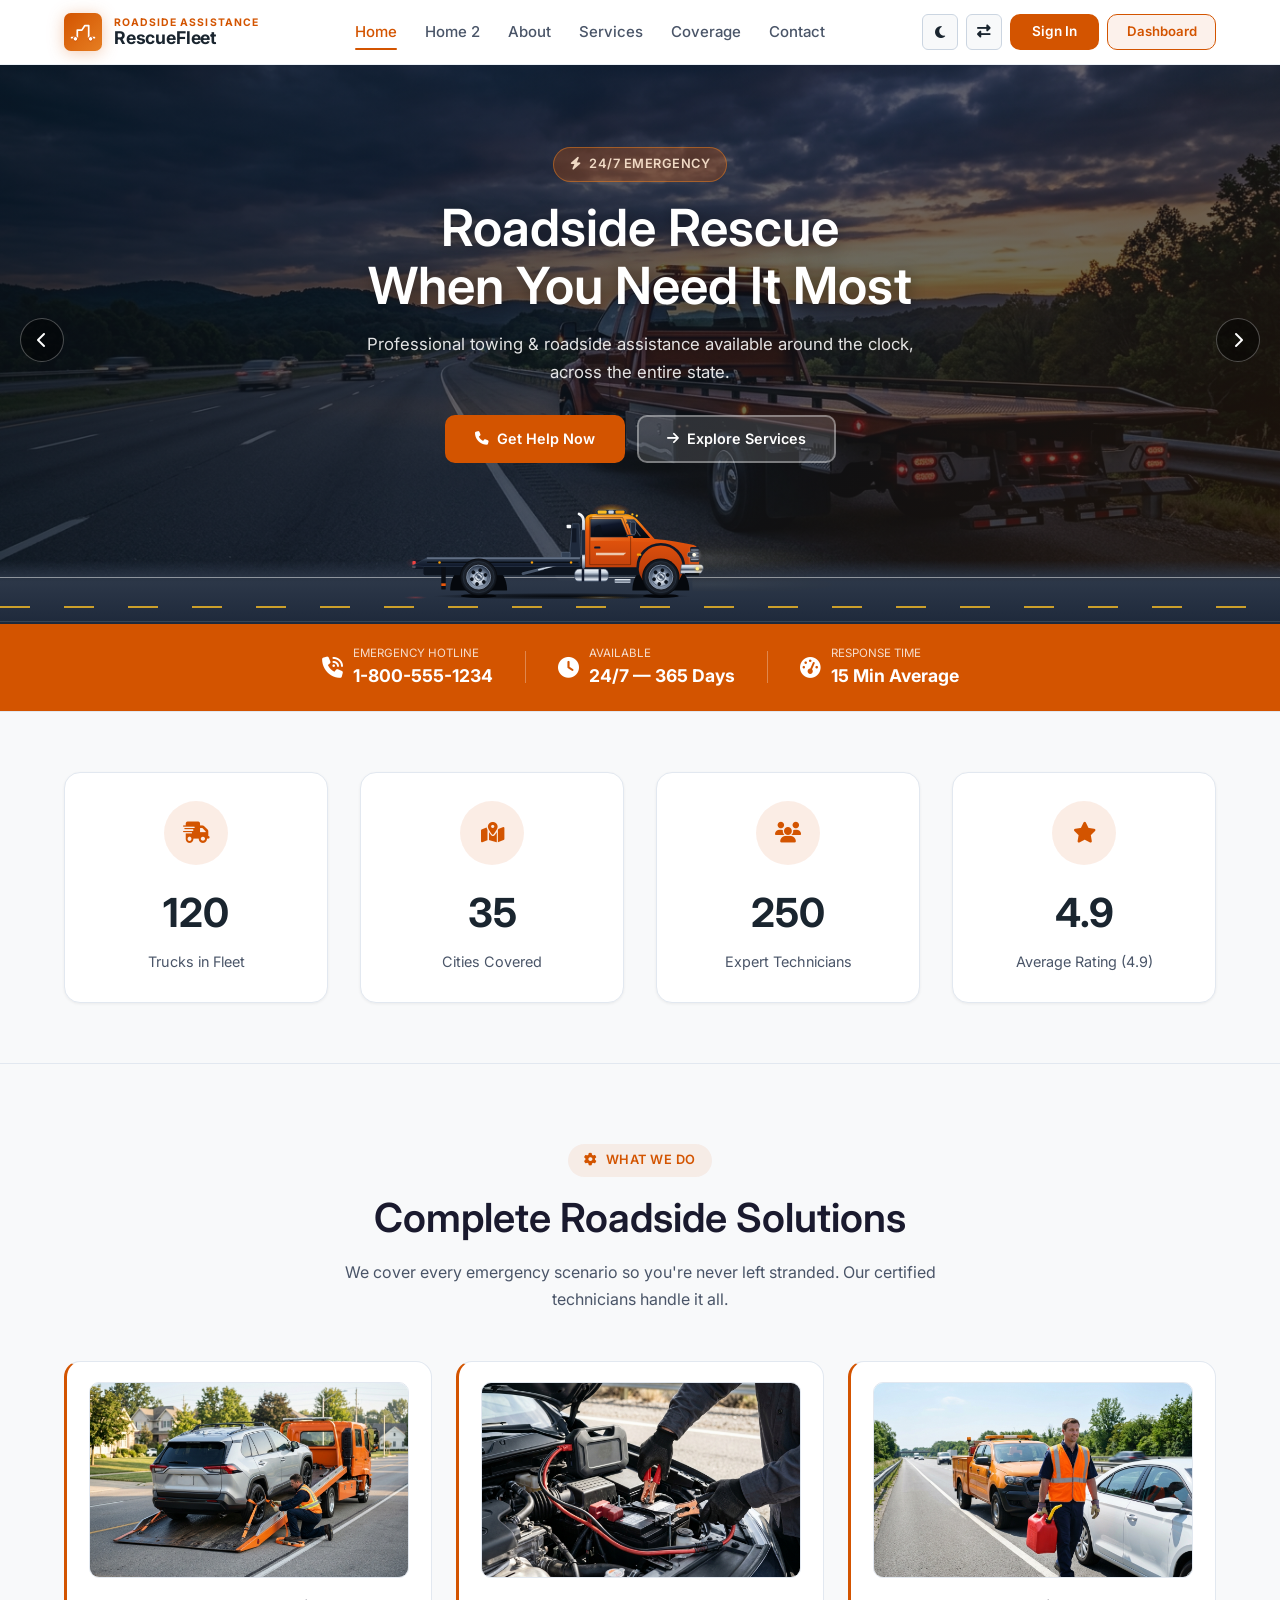
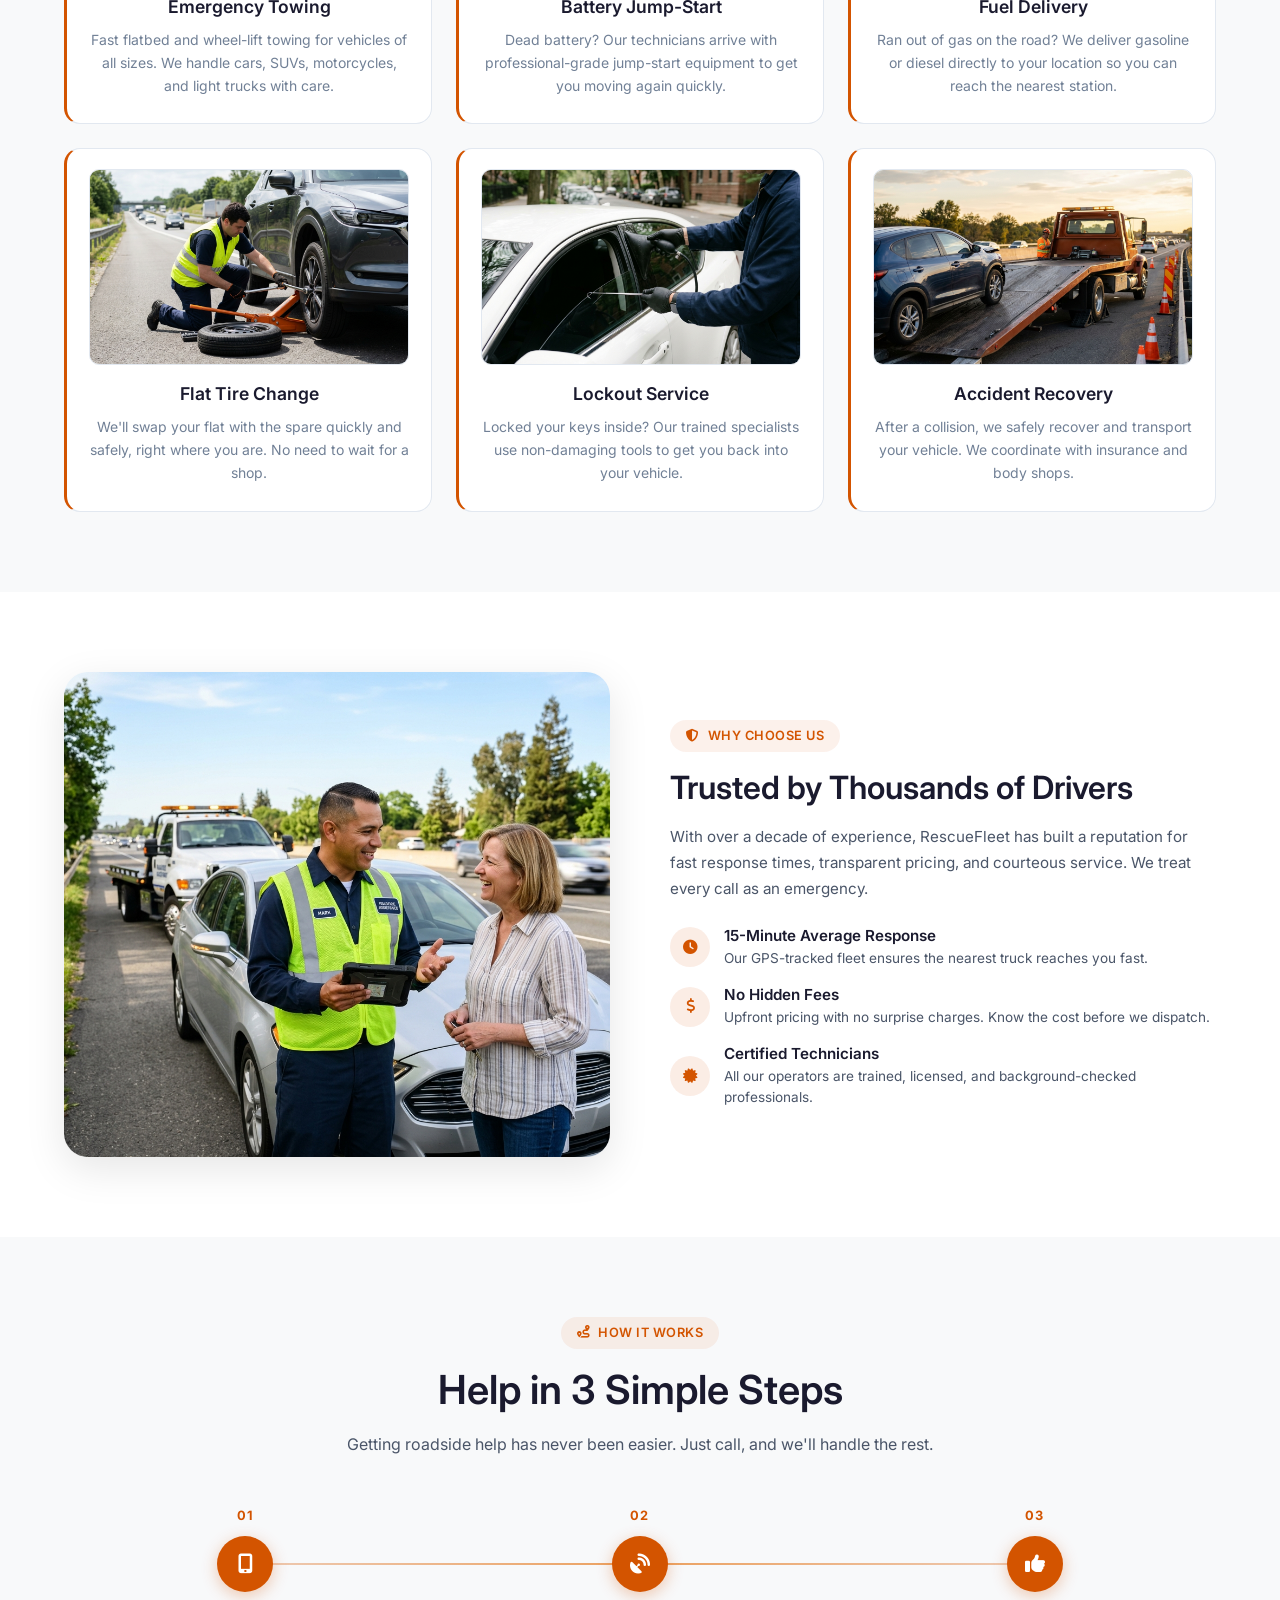
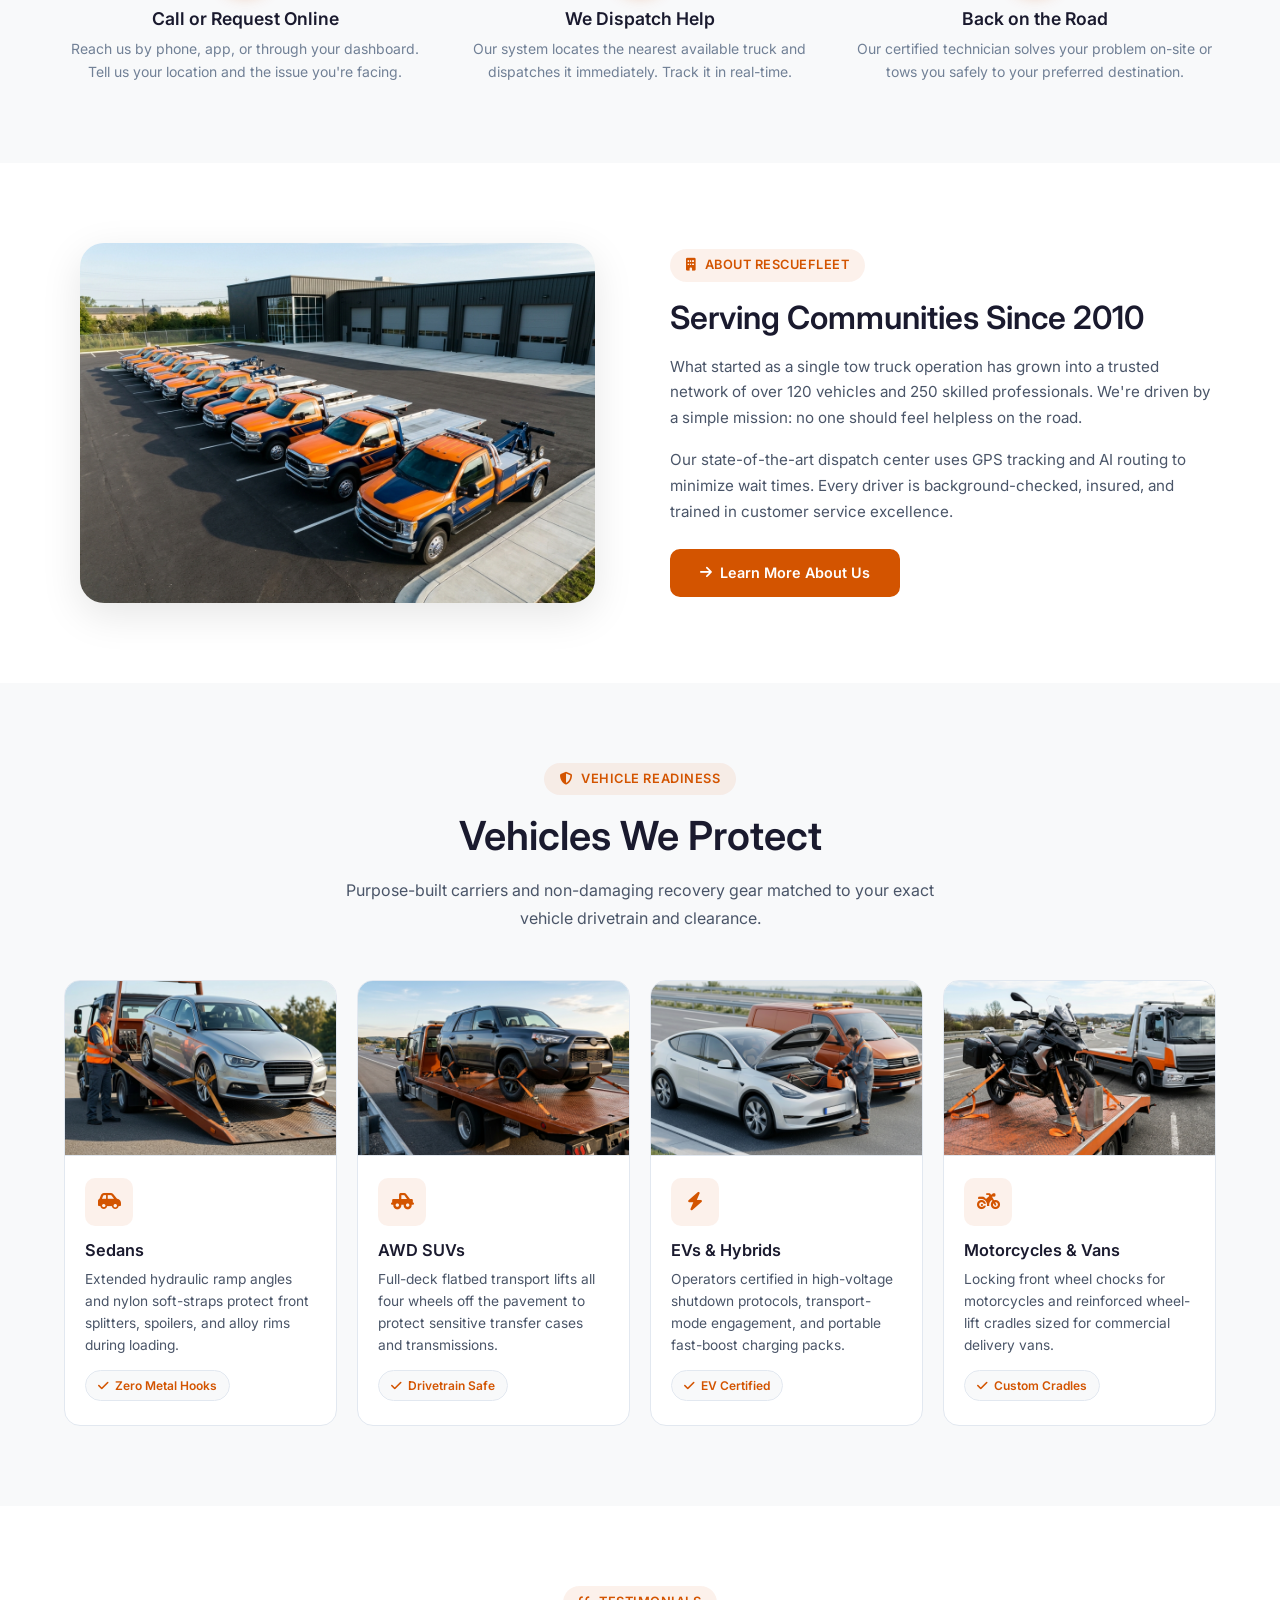
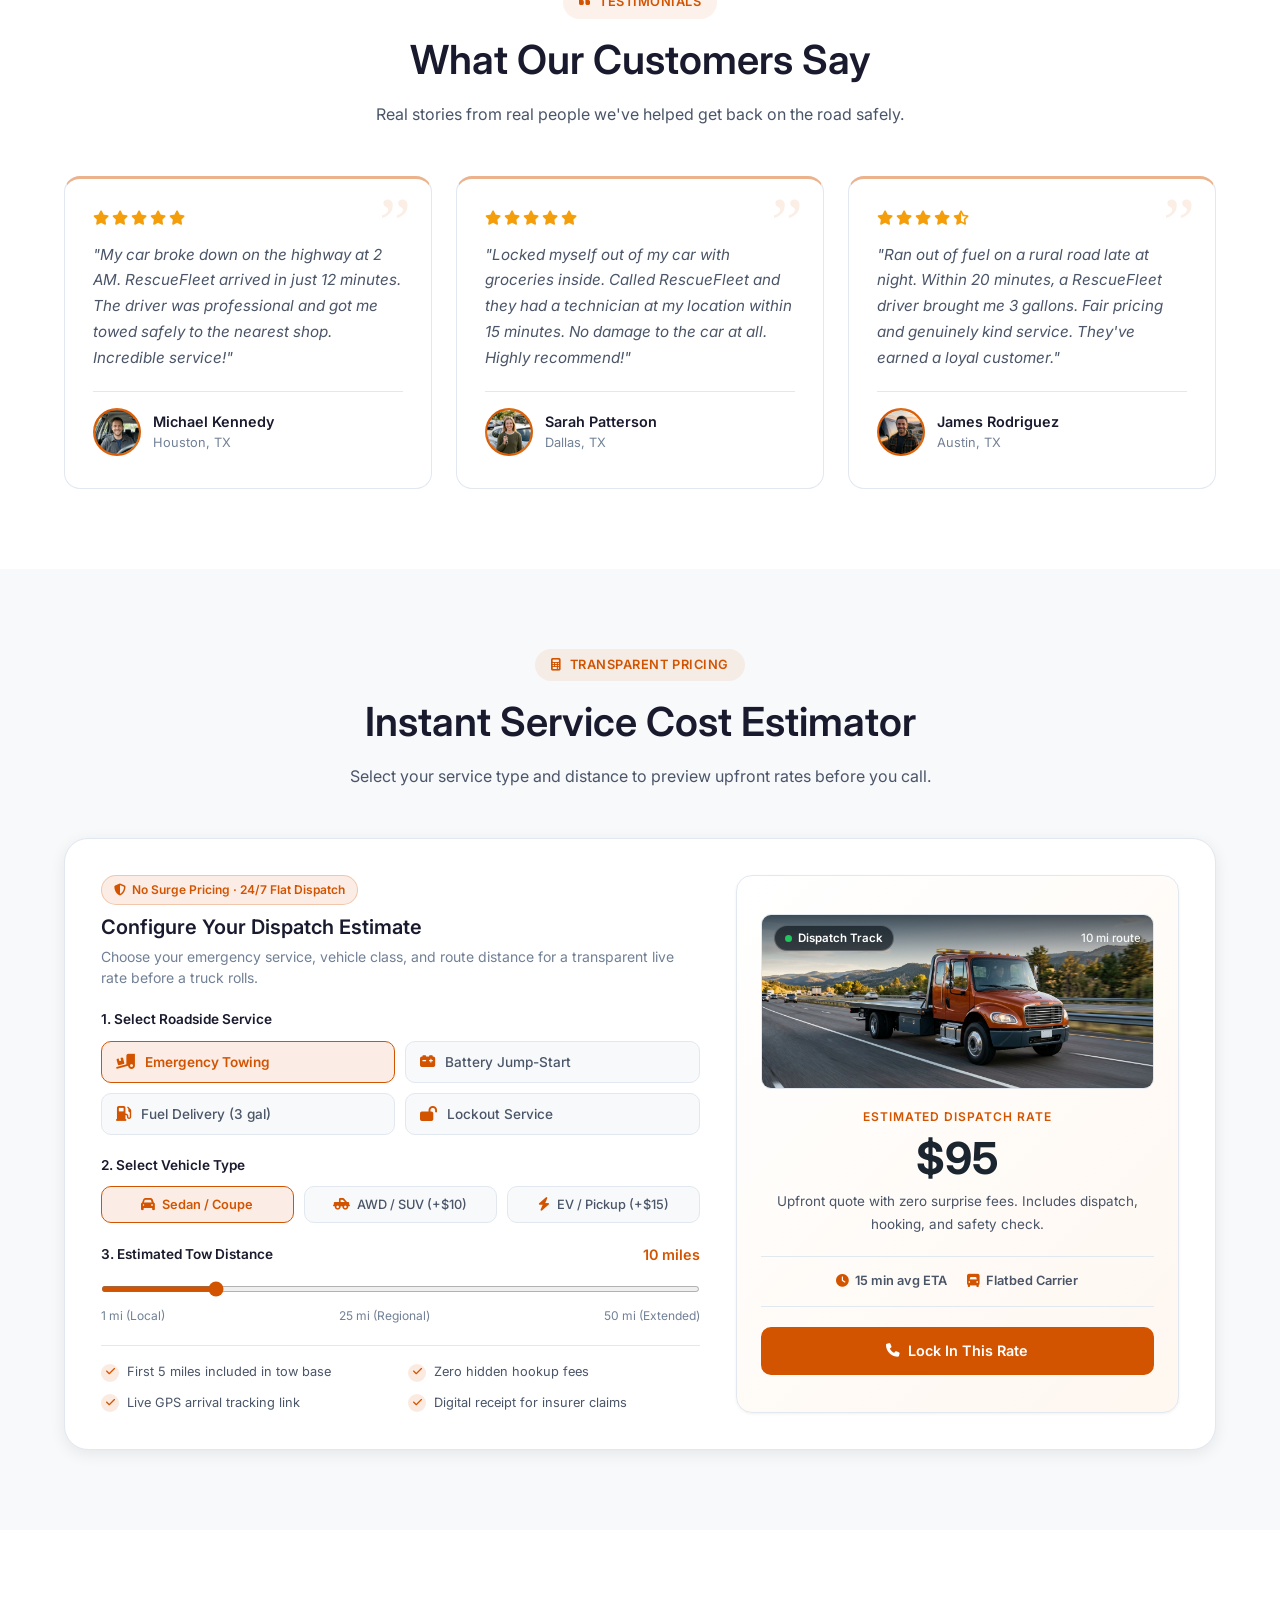
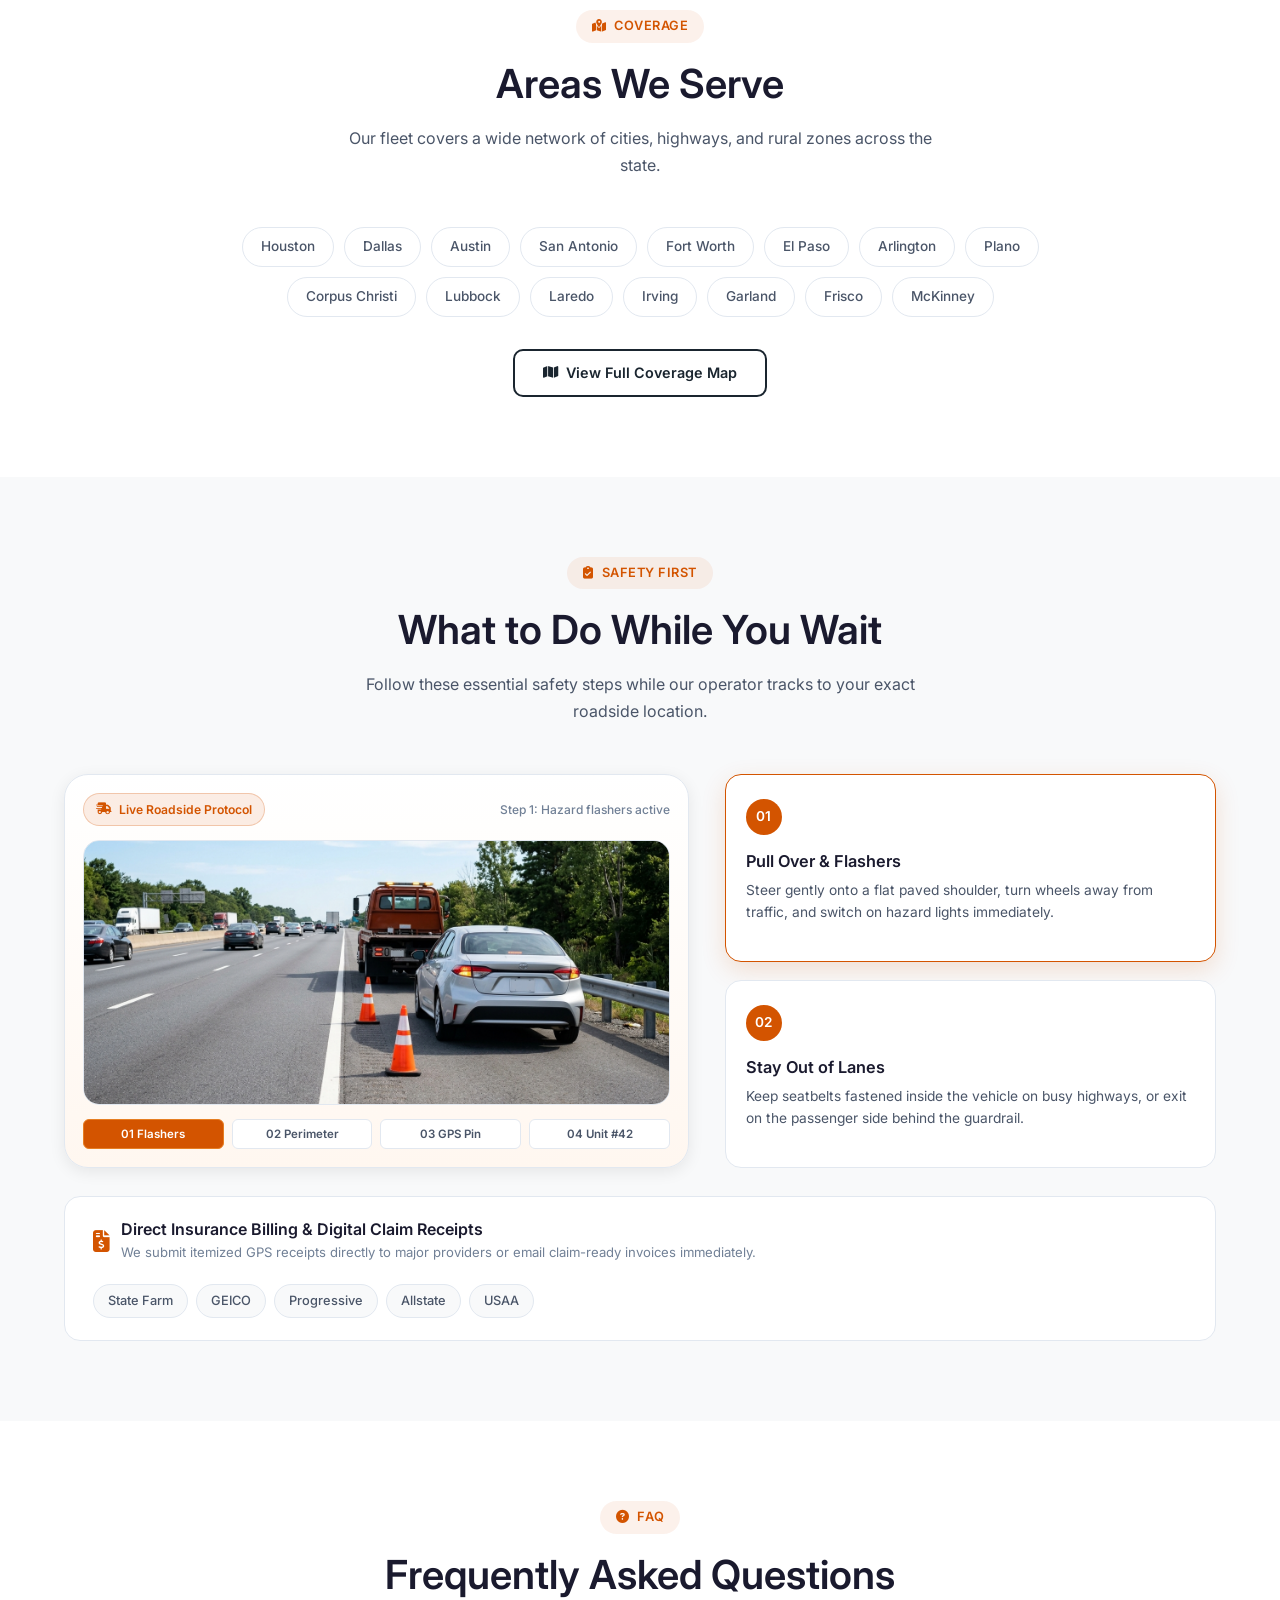
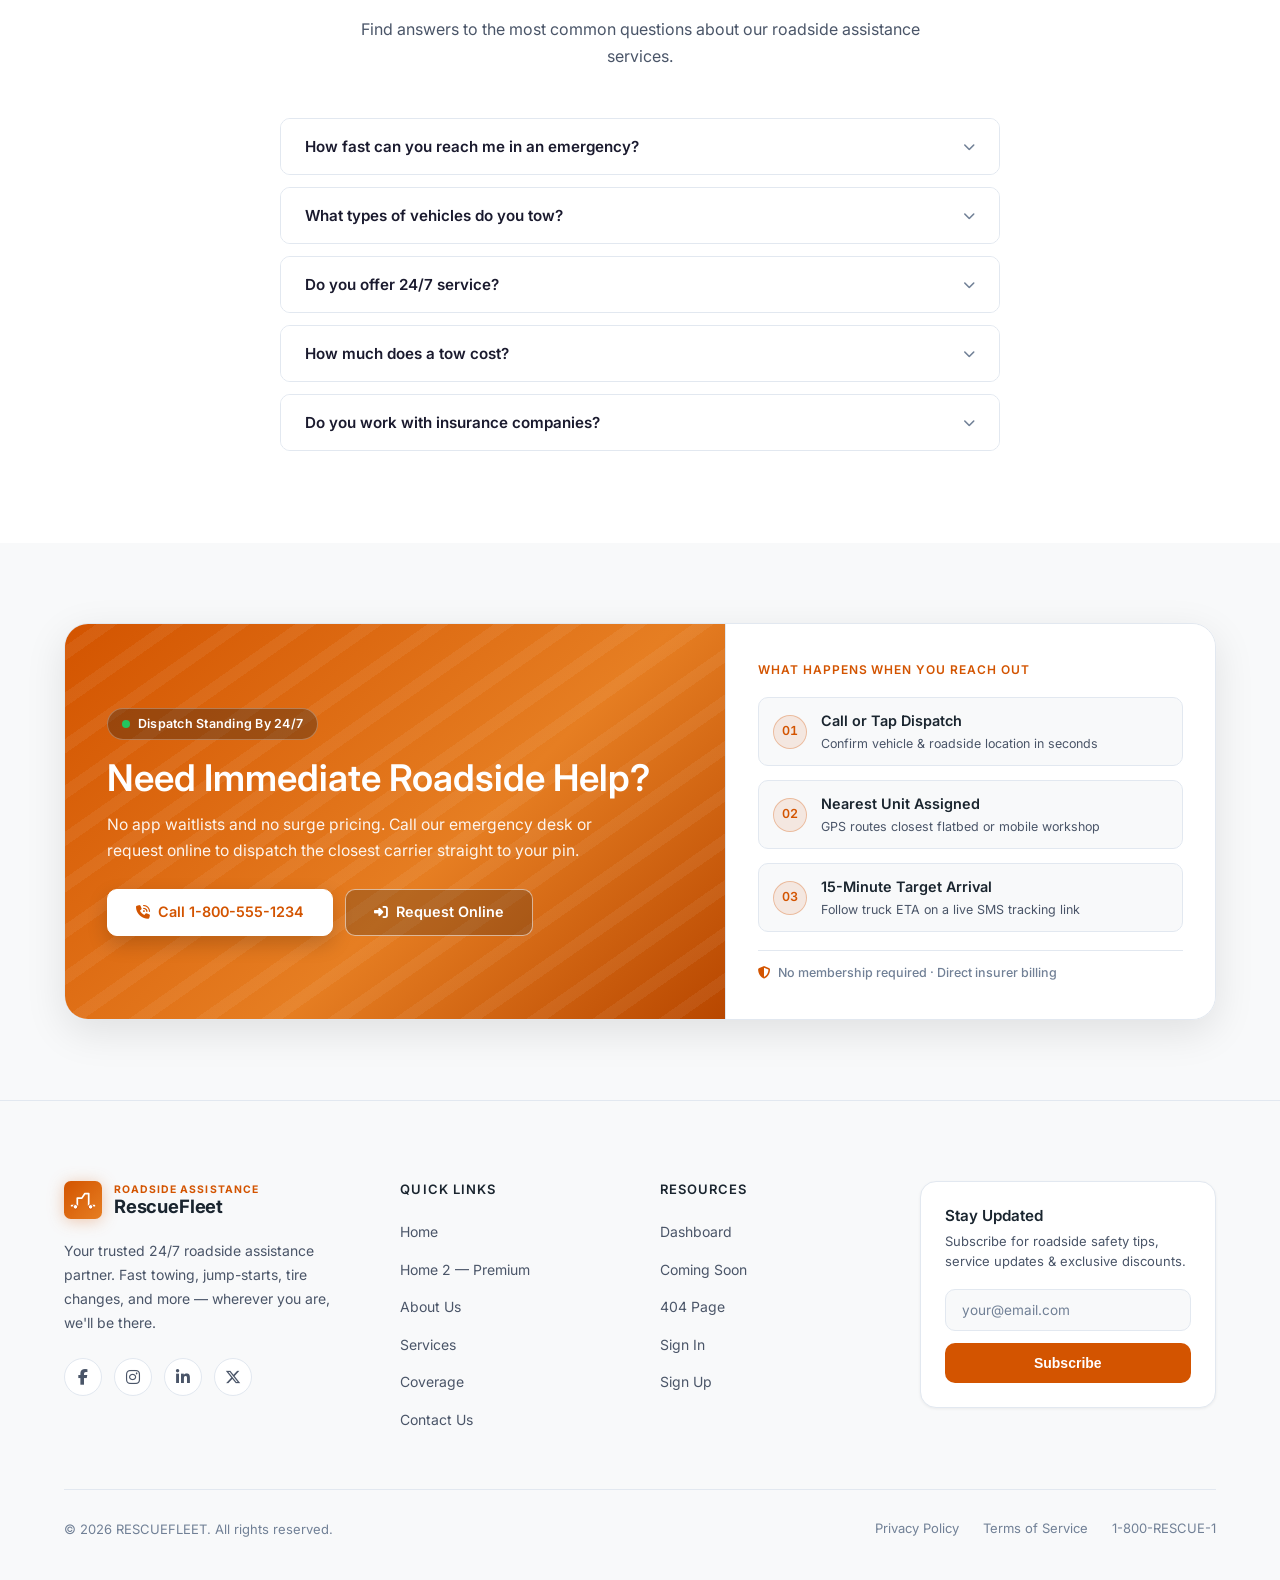
<file: index.html>
<!DOCTYPE html>
<html lang="en" dir="ltr">
<head>
    <meta charset="UTF-8">
    <meta name="viewport" content="width=device-width, initial-scale=1.0">
    <title>RescueFleet — 24/7 Tow Truck & Roadside Assistance</title>
    <link rel="icon" type="image/svg+xml" href="favicon.svg">
    <link rel="preconnect" href="https://fonts.googleapis.com">
    <link rel="preconnect" href="https://fonts.gstatic.com" crossorigin>
    <link href="https://fonts.googleapis.com/css2?family=Inter:wght@300;400;500;600;700;800&display=swap" rel="stylesheet">
    <link rel="stylesheet" href="https://cdnjs.cloudflare.com/ajax/libs/font-awesome/6.5.1/css/all.min.css">
    <link rel="stylesheet" href="style.css">
</head>
<body data-page="home">

<!-- Navbar injected by JS -->
<div id="navbar"></div>

<!-- ============================================================
     SECTION 1 — HERO BANNER (Interactive Highway Rescue)
     ============================================================ -->
<section class="hero-slider hero-slider--photo" id="heroSlider">
    <div class="hero-slide active" aria-hidden="false">
        <img src="assets/images/hero-slide-1.jpg" alt="Burnt-orange flatbed tow truck stationed on a twilight highway shoulder" class="hero-slide-bg">
        <div class="hero-slide-overlay"></div>
        <div class="hero-slide-content">
            <span class="section-label"><i class="fa-solid fa-bolt"></i> 24/7 Emergency</span>
            <h1>Roadside Rescue<br>When You Need It Most</h1>
            <p>Professional towing & roadside assistance available around the clock, across the entire state.</p>
            <div style="display: flex; gap: 12px; justify-content: center; flex-wrap: wrap;">
                <a href="contact.html" class="btn btn-primary"><i class="fa-solid fa-phone"></i> Get Help Now</a>
                <a href="services.html" class="btn btn-secondary"><i class="fa-solid fa-arrow-right"></i> Explore Services</a>
            </div>
        </div>
    </div>
    <div class="hero-slide" aria-hidden="true">
        <img src="assets/images/hero-slide-2.jpg" alt="Rapid-response orange service truck moving along a dusk city avenue" class="hero-slide-bg">
        <div class="hero-slide-overlay"></div>
        <div class="hero-slide-content">
            <span class="section-label"><i class="fa-solid fa-satellite-dish"></i> 15-Min Urban Dispatch</span>
            <h2 class="hero-h1">GPS-Tracked Arrival,<br>Straight to Your Lane</h2>
            <p>Intelligent dispatch pairs your stalled vehicle with the closest flatbed or mobile repair van with live SMS ETA updates.</p>
            <div style="display: flex; gap: 12px; justify-content: center; flex-wrap: wrap;">
                <a href="dashboard.html" class="btn btn-primary"><i class="fa-solid fa-location-dot"></i> Track Live Dispatch</a>
                <a href="#quoteEstimator" class="btn btn-secondary"><i class="fa-solid fa-calculator"></i> Estimate Rate</a>
            </div>
        </div>
    </div>
    <div class="hero-slide" aria-hidden="true">
        <img src="assets/images/hero-slide-3.jpg" alt="Silver luxury SUV safely strapped on an orange flatbed carrier along a coastal highway" class="hero-slide-bg">
        <div class="hero-slide-overlay"></div>
        <div class="hero-slide-content">
            <span class="section-label"><i class="fa-solid fa-shield-halved"></i> Zero-Damage Guarantee</span>
            <h2 class="hero-h1">Flatbed &amp; Soft-Strap<br>Care for Every Vehicle</h2>
            <p>Low-angle 11° hydraulic beds and nylon wheel straps protect luxury sedans, EVs, motorcycles, and AWD drivetrains.</p>
            <div style="display: flex; gap: 12px; justify-content: center; flex-wrap: wrap;">
                <a href="coverage.html" class="btn btn-primary"><i class="fa-solid fa-map-location-dot"></i> Coverage Zones</a>
                <a href="tel:+18005551234" class="btn btn-secondary"><i class="fa-solid fa-phone"></i> 1-800-555-1234</a>
            </div>
        </div>
    </div>
    <div class="hero-slider-nav">
        <button type="button" class="hero-slider-btn" id="heroPrevBtn" aria-label="Previous slide"><i class="fa-solid fa-chevron-left"></i></button>
        <button type="button" class="hero-slider-btn" id="heroNextBtn" aria-label="Next slide"><i class="fa-solid fa-chevron-right"></i></button>
    </div>
    <div class="hero-slide-fx" aria-hidden="true">
            <div class="hero-patrol-road">
                <div class="hero-patrol-lane"></div>
            </div>
            <div class="hero-patrol-truck" id="heroPatrolTruck">
                <div class="hero-patrol-beam" id="heroPatrolBeam">
                    <span class="beam-outer"></span>
                    <span class="beam-core"></span>
                    <span class="beam-road"></span>
                </div>
                <div class="hero-patrol-rig" id="heroPatrolRig">
                    <svg class="patrol-truck-svg" id="patrolRescueSvg" viewBox="0 0 360 142" width="320" height="126" shape-rendering="geometricPrecision">
                        <defs>
                            <linearGradient id="rtCabOrange" x1="0" y1="0" x2="0" y2="1">
                                <stop offset="0%" stop-color="#F59E0B"/>
                                <stop offset="22%" stop-color="#EA580C"/>
                                <stop offset="72%" stop-color="#C2410C"/>
                                <stop offset="100%" stop-color="#7C2D12"/>
                            </linearGradient>
                            <linearGradient id="rtCabHoodSheen" x1="0" y1="0" x2="1" y2="0.4">
                                <stop offset="0%" stop-color="#FFEDD5" stop-opacity="0.5"/>
                                <stop offset="55%" stop-color="#FB923C" stop-opacity="0.16"/>
                                <stop offset="100%" stop-color="#EA580C" stop-opacity="0"/>
                            </linearGradient>
                            <linearGradient id="rtGlass" x1="0" y1="0" x2="0.3" y2="1">
                                <stop offset="0%" stop-color="#475569"/>
                                <stop offset="42%" stop-color="#0F172A"/>
                                <stop offset="100%" stop-color="#060A10"/>
                            </linearGradient>
                            <linearGradient id="rtDeckSteel" x1="0" y1="0" x2="0" y2="1">
                                <stop offset="0%" stop-color="#475569"/>
                                <stop offset="45%" stop-color="#1E293B"/>
                                <stop offset="100%" stop-color="#0F172A"/>
                            </linearGradient>
                            <linearGradient id="rtChrome" x1="0" y1="0" x2="0" y2="1">
                                <stop offset="0%" stop-color="#F8FAFC"/>
                                <stop offset="28%" stop-color="#CBD5E1"/>
                                <stop offset="55%" stop-color="#475569"/>
                                <stop offset="82%" stop-color="#E2E8F0"/>
                                <stop offset="100%" stop-color="#64748B"/>
                            </linearGradient>
                            <linearGradient id="rtCarSilver" x1="0" y1="0" x2="0" y2="1">
                                <stop offset="0%" stop-color="#F8FAFC"/>
                                <stop offset="30%" stop-color="#CBD5E1"/>
                                <stop offset="72%" stop-color="#64748B"/>
                                <stop offset="100%" stop-color="#334155"/>
                            </linearGradient>
                            <radialGradient id="rtTireRubber" cx="50%" cy="50%" r="50%">
                                <stop offset="52%" stop-color="#0A0D12"/>
                                <stop offset="76%" stop-color="#1E242E"/>
                                <stop offset="92%" stop-color="#11161E"/>
                                <stop offset="100%" stop-color="#05070A"/>
                            </radialGradient>
                            <radialGradient id="rtRimAlloy" cx="44%" cy="40%" r="60%">
                                <stop offset="0%" stop-color="#F8FAFC"/>
                                <stop offset="48%" stop-color="#94A3B8"/>
                                <stop offset="82%" stop-color="#475569"/>
                                <stop offset="100%" stop-color="#1E293B"/>
                            </radialGradient>
                            <radialGradient id="rtRoadShadow" cx="50%" cy="50%" r="50%">
                                <stop offset="0%" stop-color="#020407" stop-opacity="0.88"/>
                                <stop offset="68%" stop-color="#04070B" stop-opacity="0.48"/>
                                <stop offset="100%" stop-color="#04070B" stop-opacity="0"/>
                            </radialGradient>
                            <radialGradient id="rtStrobeHalo" cx="50%" cy="50%" r="50%">
                                <stop offset="0%" stop-color="#FEF3C7" stop-opacity="0.85"/>
                                <stop offset="38%" stop-color="#F59E0B" stop-opacity="0.42"/>
                                <stop offset="100%" stop-color="#EA580C" stop-opacity="0"/>
                            </radialGradient>
                            <radialGradient id="rtRedGlow" cx="50%" cy="50%" r="50%">
                                <stop offset="0%" stop-color="#EF4444" stop-opacity="0.85"/>
                                <stop offset="55%" stop-color="#EF4444" stop-opacity="0.28"/>
                                <stop offset="100%" stop-color="#EF4444" stop-opacity="0"/>
                            </radialGradient>
                            <radialGradient id="rtAmberGlow" cx="50%" cy="50%" r="50%">
                                <stop offset="0%" stop-color="#FEF3C7" stop-opacity="0.9"/>
                                <stop offset="45%" stop-color="#F59E0B" stop-opacity="0.38"/>
                                <stop offset="100%" stop-color="#F59E0B" stop-opacity="0"/>
                            </radialGradient>
                            <radialGradient id="rtWhiteGlow" cx="50%" cy="50%" r="50%">
                                <stop offset="0%" stop-color="#FFFFFF" stop-opacity="0.95"/>
                                <stop offset="50%" stop-color="#E2E8F0" stop-opacity="0.35"/>
                                <stop offset="100%" stop-color="#E2E8F0" stop-opacity="0"/>
                            </radialGradient>
                            <linearGradient id="rtWorkFlood" x1="1" y1="0" x2="0" y2="0.8">
                                <stop offset="0%" stop-color="#E2E8F0" stop-opacity="0.24"/>
                                <stop offset="100%" stop-color="#94A3B8" stop-opacity="0"/>
                            </linearGradient>
                        </defs>

                        <!-- Tight grounded road contact shade & crisp lamp reflections -->
                        <ellipse cx="182" cy="128.5" rx="146" ry="3.6" fill="url(#rtRoadShadow)"/>
                        <ellipse cx="88" cy="128.2" rx="20" ry="2.2" fill="#020407" opacity="0.92"/>
                        <ellipse cx="293" cy="128.2" rx="20" ry="2.2" fill="#020407" opacity="0.92"/>
                        <ellipse cx="226" cy="130" rx="34" ry="2.2" fill="url(#rtAmberGlow)" opacity="0.32" class="beacon-glow"/>
                        <ellipse cx="17" cy="130" rx="13" ry="2" fill="url(#rtRedGlow)" opacity="0.38"/>

                        <!-- Inner wheel well shadows & structural I-beam frame -->
                        <path d="M56 122 C56 80 120 80 120 122 Z" fill="#05080D"/>
                        <path d="M261 122 C261 80 325 80 325 122 Z" fill="#05080D"/>
                        <rect x="26" y="95" width="292" height="10" rx="2" fill="#0D141F"/>

                        <!-- Hydraulic tilt cylinder (dynamic), vertical exhaust stack, diesel tank & boarding step -->
                        <line id="rtHydraulicBase" x1="138" y1="103" x2="160" y2="97" stroke="#475569" stroke-width="3.2" stroke-linecap="round"/>
                        <line id="rtHydraulicRod" x1="154" y1="98.5" x2="178" y2="93" stroke="#CBD5E1" stroke-width="1.7" stroke-linecap="round"/>
                        <path d="M206 96 L206 44 Q206 38 201 36" fill="none" stroke="url(#rtChrome)" stroke-width="3.2" stroke-linecap="round"/>
                        <rect x="203.5" y="54" width="4.8" height="28" rx="1.5" fill="#1E293B" stroke="#64748B" stroke-width="0.6"/>
                        <rect x="196" y="98" width="38" height="14" rx="5" fill="url(#rtChrome)" stroke="#334155" stroke-width="0.6"/>
                        <rect x="204" y="98" width="2.8" height="14" fill="#0F172A"/>
                        <rect x="223" y="98" width="2.8" height="14" fill="#0F172A"/>
                        <rect x="241" y="109" width="18" height="4.5" rx="1" fill="url(#rtChrome)"/>

                        <!-- Rear rubber mudflap & ICC taillight assembly -->
                        <rect x="46" y="95" width="5" height="26" rx="1" fill="#0B0E14"/>
                        <rect x="46" y="114" width="5" height="3" fill="#EA580C"/>
                        <path d="M15 88 L26 88 L26 98 L14 98 Z" fill="#111827"/>
                        <rect x="13.5" y="89" width="3.8" height="4.2" rx="1" fill="#EF4444"/>
                        <rect x="13.5" y="94" width="3.6" height="3" rx="0.8" fill="#F8FAFC" opacity="0.25"/>
                        <ellipse id="rtBrakeLampGlow" cx="14" cy="91" rx="8" ry="6" fill="url(#rtRedGlow)" opacity="0.45"/>
                        <ellipse id="rtBackupGlow" cx="13" cy="95.5" rx="10" ry="6" fill="url(#rtWhiteGlow)" opacity="0"/>

                        <!-- Stranded sedan (waits empty-lane -> winches up tilted flatbed -> rides off loaded) -->
                        <g id="rtRescueCar" class="loaded-sedan">
                            <ellipse id="rtCarRoadShadow" cx="100" cy="86.2" rx="64" ry="2.8" fill="url(#rtRoadShadow)" opacity="0.88"/>
                            <path d="M31 76 Q30 68 35 64 L48 62 C62 50 76 47 104 47 C120 47 130 56 138 61 C152 63 166 66 169 72 Q170 76 167 79 L158 79 A11 11 0 0 1 136 79 L72 79 A11 11 0 0 1 50 79 L35 79 Q31 78 31 76 Z" fill="url(#rtCarSilver)" stroke="#475569" stroke-width="0.65"/>
                            <path d="M55 61 C67 51 79 49 102 49 C116 49 125 56 132 61 Z" fill="url(#rtGlass)"/>
                            <line x1="89" y1="49.5" x2="88" y2="61" stroke="#0F172A" stroke-width="2.2"/>
                            <path d="M62 54 L106 50.5 L122 57" fill="none" stroke="rgba(255,255,255,0.28)" stroke-width="0.9"/>
                            <path d="M40 69 L154 69" stroke="#475569" stroke-width="0.6" opacity="0.7"/>
                            <rect x="92" y="65.5" width="7" height="1.8" rx="0.8" fill="#334155"/>
                            <rect x="119" y="59.5" width="6.5" height="3.5" rx="1.2" fill="#E2E8F0" stroke="#475569" stroke-width="0.5"/>
                            <!-- Sedan rotating wheels -->
                            <g transform="translate(61, 76)">
                                <circle cx="0" cy="0" r="9" fill="url(#rtTireRubber)"/>
                                <g id="rtCarWheelRear">
                                    <circle cx="0" cy="0" r="5.3" fill="url(#rtRimAlloy)"/>
                                    <line x1="-4.2" y1="0" x2="4.2" y2="0" stroke="#1E293B" stroke-width="0.9"/>
                                    <line x1="0" y1="-4.2" x2="0" y2="4.2" stroke="#1E293B" stroke-width="0.9"/>
                                    <circle cx="0" cy="0" r="1.9" fill="#1E293B"/>
                                </g>
                            </g>
                            <g transform="translate(147, 76)">
                                <circle cx="0" cy="0" r="9" fill="url(#rtTireRubber)"/>
                                <g id="rtCarWheelFront">
                                    <circle cx="0" cy="0" r="5.3" fill="url(#rtRimAlloy)"/>
                                    <line x1="-4.2" y1="0" x2="4.2" y2="0" stroke="#1E293B" stroke-width="0.9"/>
                                    <line x1="0" y1="-4.2" x2="0" y2="4.2" stroke="#1E293B" stroke-width="0.9"/>
                                    <circle cx="0" cy="0" r="1.9" fill="#1E293B"/>
                                </g>
                            </g>
                            <!-- High-vis ratchet tie-down straps (fade in once seated on deck) -->
                            <g id="rtCarStraps" opacity="0">
                                <path d="M51 85 L57 73 L66 73 L71 85" fill="none" stroke="#F59E0B" stroke-width="1.6" stroke-linecap="round"/>
                                <path d="M137 85 L143 73 L152 73 L157 85" fill="none" stroke="#F59E0B" stroke-width="1.6" stroke-linecap="round"/>
                            </g>
                            <!-- Stranded sedan front & rear emergency hazard flashers -->
                            <circle cx="33" cy="68" r="5.5" fill="url(#rtRedGlow)" class="hazard-pulse"/>
                            <rect x="31.5" y="66.5" width="3.8" height="2.8" rx="0.8" fill="#EF4444" class="hazard-pulse"/>
                            <circle cx="165" cy="72" r="5.5" fill="url(#rtAmberGlow)" class="hazard-pulse"/>
                            <circle cx="165" cy="72" r="2" fill="#FBBF24" class="hazard-pulse"/>
                        </g>

                        <!-- Tilting/Sliding Rollback Flatbed + Headache Rack + Winch -->
                        <g id="rtDeckGroup">
                            <path d="M190 85 L193.5 47 L201 47 L203 85 Z" fill="#1E293B" stroke="#475569" stroke-width="0.7"/>
                            <rect x="193" y="52" width="5" height="16" fill="#0B111A" opacity="0.7"/>
                            <rect x="187" y="48" width="5" height="4" rx="1" fill="#F8FAFC"/>
                            <polygon id="rtFloodBeam" points="188,50 112,85 188,85" fill="url(#rtWorkFlood)" opacity="0"/>
                            <rect x="181" y="79" width="10" height="6" rx="1.5" fill="#334155" stroke="#64748B" stroke-width="0.6"/>
                            <path d="M14 94 L30 85 L202 85 L202 95 L26 95 Z" fill="url(#rtDeckSteel)" stroke="#334155" stroke-width="0.6"/>
                            <line x1="30" y1="85.6" x2="202" y2="85.6" stroke="#94A3B8" stroke-width="1.1" opacity="0.75"/>
                            <line x1="30" y1="90.5" x2="200" y2="90.5" stroke="#090E14" stroke-width="1.3"/>
                            <circle cx="44" cy="90.5" r="1.4" fill="#F59E0B"/>
                            <circle cx="98" cy="90.5" r="1.4" fill="#F59E0B"/>
                            <circle cx="148" cy="90.5" r="1.4" fill="#F59E0B"/>
                            <circle cx="192" cy="90.5" r="1.4" fill="#F59E0B"/>
                        </g>

                        <!-- Live steel winch cable -->
                        <line id="rtWinchLine" x1="181" y1="82" x2="168" y2="77" stroke="#E2E8F0" stroke-width="1.3" stroke-linecap="round" opacity="0"/>

                        <!-- Heavy commercial flatbed tow cab -->
                        <path d="M208 96 L208 42 Q209 36 218 36 L252 36 Q262 36 270 46 L286 64 Q310 66 330 71 Q336 73 336 82 L336 96 L318 96 A25 25 0 0 1 268 96 L208 96 Z" fill="url(#rtCabOrange)"/>
                        <path d="M214 66 C248 66 292 67 327 72 L286 64 L270 46 Q262 38 250 38 L216 38 Z" fill="url(#rtCabHoodSheen)"/>
                        <path d="M267 96 A26 26 0 0 1 319 96" fill="none" stroke="#111827" stroke-width="3" stroke-linecap="round"/>

                        <!-- Glasshouse: side door window + raked windshield + glare -->
                        <path d="M214 42 L248 42 L256 62 L214 62 Z" fill="url(#rtGlass)" stroke="#1E293B" stroke-width="0.6"/>
                        <path d="M218 61 L218 52 Q220 48 225 48 L228 61 Z" fill="#0B111A" opacity="0.65"/>
                        <path d="M254 42 L263 42 L281 63 L262 63 Z" fill="url(#rtGlass)"/>
                        <line x1="258" y1="44" x2="270" y2="61" stroke="rgba(255,255,255,0.28)" stroke-width="1.2"/>

                        <!-- Door shut lines, handle, livery accent, turn signal & wing mirror -->
                        <path d="M213 40 L250 40 L259 63 L259 93 L213 93 Z" fill="none" stroke="#451603" stroke-width="0.8" opacity="0.65"/>
                        <rect x="218" y="72.5" width="7" height="2.4" rx="1" fill="#0F172A"/>
                        <path d="M220 79.5 L254 79.5 L251 82.5 L220 82.5 Z" fill="#F0D9C4" opacity="0.88"/>
                        <rect x="266" y="80.5" width="5" height="2.6" rx="1" fill="#F59E0B"/>
                        <path d="M254 46 L263 46 L263 60 L254 60" fill="none" stroke="#1E293B" stroke-width="1.3"/>
                        <rect x="259" y="45" width="5.5" height="14" rx="1.6" fill="#1E293B" stroke="#64748B" stroke-width="0.7"/>

                        <!-- Front grille, heavy chrome bumper, fog lamp & projector headlight -->
                        <rect x="326" y="73" width="10" height="17" rx="1.5" fill="#0F172A"/>
                        <line x1="327" y1="76.5" x2="335.5" y2="76.5" stroke="#94A3B8" stroke-width="1"/>
                        <line x1="327" y1="80" x2="335.5" y2="80" stroke="#94A3B8" stroke-width="1"/>
                        <line x1="327" y1="83.5" x2="335.5" y2="83.5" stroke="#94A3B8" stroke-width="1"/>
                        <line x1="327" y1="87" x2="335.5" y2="87" stroke="#94A3B8" stroke-width="1"/>
                        <path d="M316 93 L338 93 Q341 93 341 98 L338 103 L315 103 Z" fill="url(#rtChrome)" stroke="#334155" stroke-width="0.6"/>
                        <rect x="320" y="102.5" width="16" height="2.8" rx="1" fill="#0B111A"/>
                        <circle cx="331" cy="81.8" r="8.5" fill="url(#rtWhiteGlow)" opacity="0.55"/>
                        <rect x="323" y="79" width="10" height="5.5" rx="2" fill="#1E293B" stroke="#94A3B8" stroke-width="0.5"/>
                        <circle cx="330.5" cy="81.8" r="2.2" fill="#FFFBEB"/>
                        <circle cx="335" cy="97.5" r="6" fill="url(#rtAmberGlow)" opacity="0.5"/>
                        <circle cx="334" cy="97.5" r="2" fill="#FEF08A"/>

                        <!-- Cab roof clearance markers & aerodynamic LED strobe lightbar -->
                        <circle cx="261" cy="36.5" r="1.3" fill="#FBBF24"/>
                        <circle cx="266" cy="38" r="1.3" fill="#FBBF24"/>
                        <ellipse cx="237" cy="33" rx="22" ry="9" fill="url(#rtStrobeHalo)" class="beacon-glow"/>
                        <rect x="220" y="31.5" width="34" height="4.8" rx="2" fill="#1E293B" stroke="#475569" stroke-width="0.6"/>
                        <rect x="222" y="32" width="10" height="3.8" rx="1" fill="#FBBF24" class="beacon-glow"/>
                        <rect x="234" y="32" width="6" height="3.8" rx="0.8" fill="#CBD5E1"/>
                        <rect x="242" y="32" width="10" height="3.8" rx="1" fill="#F59E0B" class="beacon-glow"/>

                        <!-- Rear Commercial Drive Wheel (88, 107) — centered rotation around (0,0) -->
                        <g transform="translate(88, 107)">
                            <circle cx="0" cy="0" r="13.5" fill="#1E293B"/>
                            <path d="M5 -10 A11 11 0 0 1 11 -3" fill="none" stroke="#DC2626" stroke-width="3" stroke-linecap="round"/>
                            <circle cx="0" cy="0" r="21" fill="url(#rtTireRubber)"/>
                            <circle cx="0" cy="0" r="17.5" fill="none" stroke="#28313E" stroke-width="0.9"/>
                            <g id="rtWheelRearRot">
                                <circle cx="0" cy="0" r="13.5" fill="url(#rtRimAlloy)" stroke="#94A3B8" stroke-width="0.8"/>
                                <circle cx="0" cy="0" r="10.4" fill="none" stroke="#475569" stroke-width="0.7"/>
                                <circle cx="8" cy="0" r="2.1" fill="#0B111A"/>
                                <circle cx="4" cy="6.93" r="2.1" fill="#0B111A"/>
                                <circle cx="-4" cy="6.93" r="2.1" fill="#0B111A"/>
                                <circle cx="-8" cy="0" r="2.1" fill="#0B111A"/>
                                <circle cx="-4" cy="-6.93" r="2.1" fill="#0B111A"/>
                                <circle cx="4" cy="-6.93" r="2.1" fill="#0B111A"/>
                                <circle cx="0" cy="0" r="4.2" fill="url(#rtChrome)" stroke="#334155" stroke-width="0.6"/>
                                <circle cx="4.8" cy="2.8" r="0.75" fill="#E2E8F0"/>
                                <circle cx="0" cy="5.5" r="0.75" fill="#E2E8F0"/>
                                <circle cx="-4.8" cy="2.8" r="0.75" fill="#E2E8F0"/>
                                <circle cx="-4.8" cy="-2.8" r="0.75" fill="#E2E8F0"/>
                                <circle cx="0" cy="-5.5" r="0.75" fill="#E2E8F0"/>
                                <circle cx="4.8" cy="-2.8" r="0.75" fill="#E2E8F0"/>
                                <circle cx="0" cy="0" r="1.6" fill="#334155"/>
                            </g>
                        </g>

                        <!-- Front Commercial Steer Wheel (293, 107) — centered rotation around (0,0) -->
                        <g transform="translate(293, 107)">
                            <circle cx="0" cy="0" r="13.5" fill="#1E293B"/>
                            <path d="M5 -10 A11 11 0 0 1 11 -3" fill="none" stroke="#DC2626" stroke-width="3" stroke-linecap="round"/>
                            <circle cx="0" cy="0" r="21" fill="url(#rtTireRubber)"/>
                            <circle cx="0" cy="0" r="17.5" fill="none" stroke="#28313E" stroke-width="0.9"/>
                            <g id="rtWheelFrontRot">
                                <circle cx="0" cy="0" r="13.5" fill="url(#rtRimAlloy)" stroke="#94A3B8" stroke-width="0.8"/>
                                <circle cx="0" cy="0" r="10.4" fill="none" stroke="#475569" stroke-width="0.7"/>
                                <circle cx="8" cy="0" r="2.1" fill="#0B111A"/>
                                <circle cx="4" cy="6.93" r="2.1" fill="#0B111A"/>
                                <circle cx="-4" cy="6.93" r="2.1" fill="#0B111A"/>
                                <circle cx="-8" cy="0" r="2.1" fill="#0B111A"/>
                                <circle cx="-4" cy="-6.93" r="2.1" fill="#0B111A"/>
                                <circle cx="4" cy="-6.93" r="2.1" fill="#0B111A"/>
                                <circle cx="0" cy="0" r="4.2" fill="url(#rtChrome)" stroke="#334155" stroke-width="0.6"/>
                                <circle cx="4.8" cy="2.8" r="0.75" fill="#E2E8F0"/>
                                <circle cx="0" cy="5.5" r="0.75" fill="#E2E8F0"/>
                                <circle cx="-4.8" cy="2.8" r="0.75" fill="#E2E8F0"/>
                                <circle cx="-4.8" cy="-2.8" r="0.75" fill="#E2E8F0"/>
                                <circle cx="0" cy="-5.5" r="0.75" fill="#E2E8F0"/>
                                <circle cx="4.8" cy="-2.8" r="0.75" fill="#E2E8F0"/>
                                <circle cx="0" cy="0" r="1.6" fill="#334155"/>
                            </g>
                        </g>
                    </svg>
                </div>
            </div>
        </div>
    </div>
</section>

<!-- ============================================================
     SECTION 2 — EMERGENCY BANNER
     ============================================================ -->
<section style="background: var(--primary); padding: 20px 0;">
    <div class="container">
        <div class="hotline-bar">
            <div style="display: flex; align-items: center; gap: 10px;">
                <i class="fa-solid fa-phone-volume" style="font-size: 1.3rem;"></i>
                <div style="text-align: start;">
                    <div style="font-size: 0.72rem; opacity: 0.8; text-transform: uppercase;">Emergency Hotline</div>
                    <div style="font-size: 1.1rem; font-weight: 700;">1-800-555-1234</div>
                </div>
            </div>
            <div class="hotline-divider"></div>
            <div style="display: flex; align-items: center; gap: 10px;">
                <i class="fa-solid fa-clock" style="font-size: 1.3rem;"></i>
                <div style="text-align: start;">
                    <div style="font-size: 0.72rem; opacity: 0.8; text-transform: uppercase;">Available</div>
                    <div style="font-size: 1.1rem; font-weight: 700;">24/7 — 365 Days</div>
                </div>
            </div>
            <div class="hotline-divider"></div>
            <div style="display: flex; align-items: center; gap: 10px;">
                <i class="fa-solid fa-gauge-high" style="font-size: 1.3rem;"></i>
                <div style="text-align: start;">
                    <div style="font-size: 0.72rem; opacity: 0.8; text-transform: uppercase;">Response Time</div>
                    <div style="font-size: 1.1rem; font-weight: 700;">15 Min Average</div>
                </div>
            </div>
        </div>
    </div>
</section>

<!-- ============================================================
     SECTION 3 — STATS COUNTERS
     ============================================================ -->
<section class="stats-section">
    <div class="container">
        <div class="stats-grid scroll-reveal">
            <div class="stat-card">
                <div class="stat-icon"><i class="fa-solid fa-truck-fast"></i></div>
                <span class="stat-number counter" data-target="120">0</span>
                <span class="stat-label">Trucks in Fleet</span>
            </div>
            <div class="stat-card">
                <div class="stat-icon"><i class="fa-solid fa-map-marked-alt"></i></div>
                <span class="stat-number counter" data-target="35">0</span>
                <span class="stat-label">Cities Covered</span>
            </div>
            <div class="stat-card">
                <div class="stat-icon"><i class="fa-solid fa-users"></i></div>
                <span class="stat-number counter" data-target="250">0</span>
                <span class="stat-label">Expert Technicians</span>
            </div>
            <div class="stat-card">
                <div class="stat-icon"><i class="fa-solid fa-star"></i></div>
                <span class="stat-number counter" data-target="4.9">0</span>
                <span class="stat-label">Average Rating (4.9)</span>
            </div>
        </div>
    </div>
</section>

<!-- ============================================================
     SECTION 3 — SERVICES GRID (6 Cards)
     ============================================================ -->
<section class="section" style="background: var(--bg-alt);">
    <div class="container">
        <div class="text-center scroll-reveal" style="max-width: 600px; margin: 0 auto 48px;">
            <span class="section-label"><i class="fa-solid fa-gear"></i> What We Do</span>
            <h2 class="section-title">Complete Roadside Solutions</h2>
            <p class="section-subtitle">We cover every emergency scenario so you're never left stranded. Our certified technicians handle it all.</p>
        </div>
        <div class="service-grid scroll-reveal">
            <div class="service-card">
                <div class="service-card-media">
                    <img src="assets/images/home1-svc-towing.jpg" alt="Emergency flatbed tow truck securing a silver SUV" class="service-card-img">
                </div>
                <h3>Emergency Towing</h3>
                <p>Fast flatbed and wheel-lift towing for vehicles of all sizes. We handle cars, SUVs, motorcycles, and light trucks with care.</p>
            </div>
            <div class="service-card">
                <div class="service-card-media">
                    <img src="assets/images/home1-svc-battery.jpg" alt="Technician attaching commercial jumper clamps to a car battery" class="service-card-img">
                </div>
                <h3>Battery Jump-Start</h3>
                <p>Dead battery? Our technicians arrive with professional-grade jump-start equipment to get you moving again quickly.</p>
            </div>
            <div class="service-card">
                <div class="service-card-media">
                    <img src="assets/images/home1-svc-fuel.jpg" alt="Roadside specialist delivering fuel along a highway shoulder" class="service-card-img">
                </div>
                <h3>Fuel Delivery</h3>
                <p>Ran out of gas on the road? We deliver gasoline or diesel directly to your location so you can reach the nearest station.</p>
            </div>
            <div class="service-card">
                <div class="service-card-media">
                    <img src="assets/images/home1-svc-tire.jpg" alt="Technician tightening wheel lug nuts with a torque wrench beside a spare tire" class="service-card-img">
                </div>
                <h3>Flat Tire Change</h3>
                <p>We'll swap your flat with the spare quickly and safely, right where you are. No need to wait for a shop.</p>
            </div>
            <div class="service-card">
                <div class="service-card-media">
                    <img src="assets/images/home1-svc-lockout.jpg" alt="Lockout specialist opening a sedan door with an air-wedge and reach tool" class="service-card-img">
                </div>
                <h3>Lockout Service</h3>
                <p>Locked your keys inside? Our trained specialists use non-damaging tools to get you back into your vehicle.</p>
            </div>
            <div class="service-card">
                <div class="service-card-media">
                    <img src="assets/images/home1-svc-accident.jpg" alt="Wrecker truck winching an SUV onto angled recovery ramps at sunset" class="service-card-img">
                </div>
                <h3>Accident Recovery</h3>
                <p>After a collision, we safely recover and transport your vehicle. We coordinate with insurance and body shops.</p>
            </div>
        </div>
    </div>
</section>

<!-- ============================================================
     SECTION 4 — WHY CHOOSE US (Split with Image)
     ============================================================ -->
<section class="section">
    <div class="container">
        <div class="split-section scroll-reveal">
            <div class="split-image split-image-tall">
                <img src="assets/images/why-choose-mechanic.jpg" alt="Mechanic helping driver">
            </div>
            <div class="split-content">
                <span class="section-label"><i class="fa-solid fa-shield-halved"></i> Why Choose Us</span>
                <h2 class="section-title">Trusted by Thousands of Drivers</h2>
                <p style="color: var(--text-secondary); line-height: 1.7; margin-bottom: 24px;">
                    With over a decade of experience, RescueFleet has built a reputation for fast response times, transparent pricing, and courteous service. We treat every call as an emergency.
                </p>
                <div class="why-choose-list">
                    <div class="why-choose-item">
                        <div class="why-choose-icon"><i class="fa-solid fa-clock"></i></div>
                        <div class="why-choose-text">
                            <h4>15-Minute Average Response</h4>
                            <p>Our GPS-tracked fleet ensures the nearest truck reaches you fast.</p>
                        </div>
                    </div>
                    <div class="why-choose-item">
                        <div class="why-choose-icon"><i class="fa-solid fa-dollar-sign"></i></div>
                        <div class="why-choose-text">
                            <h4>No Hidden Fees</h4>
                            <p>Upfront pricing with no surprise charges. Know the cost before we dispatch.</p>
                        </div>
                    </div>
                    <div class="why-choose-item">
                        <div class="why-choose-icon"><i class="fa-solid fa-certificate"></i></div>
                        <div class="why-choose-text">
                            <h4>Certified Technicians</h4>
                            <p>All our operators are trained, licensed, and background-checked professionals.</p>
                        </div>
                    </div>
                </div>
            </div>
        </div>
    </div>
</section>

<!-- ============================================================
     SECTION 6 — HOW IT WORKS (3 Steps)
     ============================================================ -->
<section class="section" style="background: var(--bg-alt);">
    <div class="container">
        <div class="text-center scroll-reveal" style="max-width: 600px; margin: 0 auto 48px;">
            <span class="section-label"><i class="fa-solid fa-route"></i> How It Works</span>
            <h2 class="section-title">Help in 3 Simple Steps</h2>
            <p class="section-subtitle">Getting roadside help has never been easier. Just call, and we'll handle the rest.</p>
        </div>
        <div class="process-grid scroll-reveal">
            <div class="process-step">
                <div class="process-number">01</div>
                <div class="process-icon"><i class="fa-solid fa-mobile-screen-button"></i></div>
                <h3>Call or Request Online</h3>
                <p>Reach us by phone, app, or through your dashboard. Tell us your location and the issue you're facing.</p>
            </div>
            <div class="process-step">
                <div class="process-number">02</div>
                <div class="process-icon"><i class="fa-solid fa-satellite-dish"></i></div>
                <h3>We Dispatch Help</h3>
                <p>Our system locates the nearest available truck and dispatches it immediately. Track it in real-time.</p>
            </div>
            <div class="process-step">
                <div class="process-number">03</div>
                <div class="process-icon"><i class="fa-solid fa-thumbs-up"></i></div>
                <h3>Back on the Road</h3>
                <p>Our certified technician solves your problem on-site or tows you safely to your preferred destination.</p>
            </div>
        </div>
    </div>
</section>

<!-- ============================================================
     SECTION 7 — ABOUT PREVIEW (Reverse Split)
     ============================================================ -->
<section class="section">
    <div class="container">
        <div class="split-section reverse scroll-reveal">
            <div class="split-content">
                <span class="section-label"><i class="fa-solid fa-building"></i> About RescueFleet</span>
                <h2 class="section-title">Serving Communities Since 2010</h2>
                <p style="color: var(--text-secondary); line-height: 1.7; margin-bottom: 16px;">
                    What started as a single tow truck operation has grown into a trusted network of over 120 vehicles and 250 skilled professionals. We're driven by a simple mission: no one should feel helpless on the road.
                </p>
                <p style="color: var(--text-secondary); line-height: 1.7; margin-bottom: 24px;">
                    Our state-of-the-art dispatch center uses GPS tracking and AI routing to minimize wait times. Every driver is background-checked, insured, and trained in customer service excellence.
                </p>
                <a href="about.html" class="btn btn-primary"><i class="fa-solid fa-arrow-right"></i> Learn More About Us</a>
            </div>
            <div class="split-image split-image-compact">
                <img src="assets/images/about-fleet-yard.jpg" alt="Tow truck fleet">
            </div>
        </div>
    </div>
</section>

<!-- ============================================================
     SECTION 8 — SPECIALIZED VEHICLE CARE (NEW)
     ============================================================ -->
<section class="section" style="background: var(--bg-alt);">
    <div class="container">
        <div class="text-center scroll-reveal" style="max-width: 600px; margin: 0 auto 48px;">
            <span class="section-label"><i class="fa-solid fa-shield-halved"></i> Vehicle Readiness</span>
            <h2 class="section-title">Vehicles We Protect</h2>
            <p class="section-subtitle">Purpose-built carriers and non-damaging recovery gear matched to your exact vehicle drivetrain and clearance.</p>
        </div>
        <div class="vehicle-grid scroll-reveal">
            <div class="vehicle-card">
                <div class="vehicle-media">
                    <img src="assets/images/vehicle-sedan-loading.jpg" alt="Low-clearance sedan secured with wheel straps on lowered hydraulic tilt ramp" class="vehicle-card-img">
                </div>
                <div class="vehicle-card-body">
                    <div class="vehicle-icon"><i class="fa-solid fa-car-side"></i></div>
                    <h3>Sedans </h3>
                    <p>Extended hydraulic ramp angles and nylon soft-straps protect front splitters, spoilers, and alloy rims during loading.</p>
                    <span class="vehicle-tag"><i class="fa-solid fa-check"></i> Zero Metal Hooks</span>
                </div>
            </div>
            <div class="vehicle-card">
                <div class="vehicle-media">
                    <img src="assets/images/vehicle-suv-flatbed.jpg" alt="Dark AWD SUV transported with all four wheels secured on flatbed deck" class="vehicle-card-img">
                </div>
                <div class="vehicle-card-body">
                    <div class="vehicle-icon"><i class="fa-solid fa-truck-pickup"></i></div>
                    <h3>AWD SUVs </h3>
                    <p>Full-deck flatbed transport lifts all four wheels off the pavement to protect sensitive transfer cases and transmissions.</p>
                    <span class="vehicle-tag"><i class="fa-solid fa-check"></i> Drivetrain Safe</span>
                </div>
            </div>
            <div class="vehicle-card">
                <div class="vehicle-media">
                    <img src="assets/images/vehicle-ev-roadside.jpg" alt="Roadside technician servicing electric crossover with portable EV boost unit" class="vehicle-card-img">
                </div>
                <div class="vehicle-card-body">
                    <div class="vehicle-icon"><i class="fa-solid fa-bolt"></i></div>
                    <h3>EVs & Hybrids</h3>
                    <p>Operators certified in high-voltage shutdown protocols, transport-mode engagement, and portable fast-boost charging packs.</p>
                    <span class="vehicle-tag"><i class="fa-solid fa-check"></i> EV Certified</span>
                </div>
            </div>
            <div class="vehicle-card">
                <div class="vehicle-media">
                    <img src="assets/images/vehicle-motorcycle-van.jpg" alt="Touring motorcycle locked upright in steel wheel chock on hydraulic recovery carrier" class="vehicle-card-img">
                </div>
                <div class="vehicle-card-body">
                    <div class="vehicle-icon"><i class="fa-solid fa-motorcycle"></i></div>
                    <h3>Motorcycles & Vans</h3>
                    <p>Locking front wheel chocks for motorcycles and reinforced wheel-lift cradles sized for commercial delivery vans.</p>
                    <span class="vehicle-tag"><i class="fa-solid fa-check"></i> Custom Cradles</span>
                </div>
            </div>
        </div>
    </div>
</section>

<!-- ============================================================
     SECTION 9 — TESTIMONIALS (3 Cards)
     ============================================================ -->
<section class="section">
    <div class="container">
        <div class="text-center scroll-reveal" style="max-width: 600px; margin: 0 auto 48px;">
            <span class="section-label"><i class="fa-solid fa-quote-left"></i> Testimonials</span>
            <h2 class="section-title">What Our Customers Say</h2>
            <p class="section-subtitle">Real stories from real people we've helped get back on the road safely.</p>
        </div>
        <div class="testimonial-grid scroll-reveal">
            <div class="testimonial-card">
                <div class="testimonial-stars">
                    <i class="fa-solid fa-star"></i><i class="fa-solid fa-star"></i><i class="fa-solid fa-star"></i><i class="fa-solid fa-star"></i><i class="fa-solid fa-star"></i>
                </div>
                <p class="testimonial-text">"My car broke down on the highway at 2 AM. RescueFleet arrived in just 12 minutes. The driver was professional and got me towed safely to the nearest shop. Incredible service!"</p>
                <div class="testimonial-author">
                    <div class="testimonial-avatar"><img src="assets/images/cust-home1-michael.jpg" alt="Michael Kennedy"></div>
                    <div>
                        <strong>Michael Kennedy</strong>
                        <span>Houston, TX</span>
                    </div>
                </div>
            </div>
            <div class="testimonial-card">
                <div class="testimonial-stars">
                    <i class="fa-solid fa-star"></i><i class="fa-solid fa-star"></i><i class="fa-solid fa-star"></i><i class="fa-solid fa-star"></i><i class="fa-solid fa-star"></i>
                </div>
                <p class="testimonial-text">"Locked myself out of my car with groceries inside. Called RescueFleet and they had a technician at my location within 15 minutes. No damage to the car at all. Highly recommend!"</p>
                <div class="testimonial-author">
                    <div class="testimonial-avatar"><img src="assets/images/cust-home1-sarah.jpg" alt="Sarah Patterson"></div>
                    <div>
                        <strong>Sarah Patterson</strong>
                        <span>Dallas, TX</span>
                    </div>
                </div>
            </div>
            <div class="testimonial-card">
                <div class="testimonial-stars">
                    <i class="fa-solid fa-star"></i><i class="fa-solid fa-star"></i><i class="fa-solid fa-star"></i><i class="fa-solid fa-star"></i><i class="fa-solid fa-star-half-stroke"></i>
                </div>
                <p class="testimonial-text">"Ran out of fuel on a rural road late at night. Within 20 minutes, a RescueFleet driver brought me 3 gallons. Fair pricing and genuinely kind service. They've earned a loyal customer."</p>
                <div class="testimonial-author">
                    <div class="testimonial-avatar"><img src="assets/images/cust-home1-james.jpg" alt="James Rodriguez"></div>
                    <div>
                        <strong>James Rodriguez</strong>
                        <span>Austin, TX</span>
                    </div>
                </div>
            </div>
        </div>
    </div>
</section>

<!-- ============================================================
     SECTION 10 — INSTANT QUOTE ESTIMATOR (NEW)
     ============================================================ -->
<section class="section" style="background: var(--bg-alt);">
    <div class="container">
        <div class="text-center scroll-reveal" style="max-width: 600px; margin: 0 auto 48px;">
            <span class="section-label"><i class="fa-solid fa-calculator"></i> Transparent Pricing</span>
            <h2 class="section-title">Instant Service Cost Estimator</h2>
            <p class="section-subtitle">Select your service type and distance to preview upfront rates before you call.</p>
        </div>
        <div class="estimator-card scroll-reveal" id="quoteEstimator">
            <div class="estimator-grid">
                <div class="estimator-controls">
                    <div class="estimator-intro">
                        <span class="estimator-badge"><i class="fa-solid fa-shield-halved"></i> No Surge Pricing · 24/7 Flat Dispatch</span>
                        <h3>Configure Your Dispatch Estimate</h3>
                        <p>Choose your emergency service, vehicle class, and route distance for a transparent live rate before a truck rolls.</p>
                    </div>
                    <div>
                        <span class="estimator-label">1. Select Roadside Service</span>
                        <div class="estimator-options">
                            <button type="button" class="estimator-option active" data-base="75" data-rate="4" data-eta="15 min avg ETA" data-unit="Flatbed Carrier">
                                <i class="fa-solid fa-truck-ramp-box"></i> Emergency Towing
                            </button>
                            <button type="button" class="estimator-option" data-base="55" data-rate="0" data-eta="12 min avg ETA" data-unit="Rapid Response Van">
                                <i class="fa-solid fa-car-battery"></i> Battery Jump-Start
                            </button>
                            <button type="button" class="estimator-option" data-base="65" data-rate="0" data-eta="18 min avg ETA" data-unit="Mobile Fuel Unit">
                                <i class="fa-solid fa-gas-pump"></i> Fuel Delivery (3 gal)
                            </button>
                            <button type="button" class="estimator-option" data-base="50" data-rate="0" data-eta="14 min avg ETA" data-unit="Lockout Specialist">
                                <i class="fa-solid fa-lock-open"></i> Lockout Service
                            </button>
                        </div>
                    </div>
                    <div>
                        <span class="estimator-label">2. Select Vehicle Type</span>
                        <div class="estimator-vehicle-pills">
                            <button type="button" class="estimator-vehicle-pill active" data-surcharge="0">
                                <i class="fa-solid fa-car"></i> Sedan / Coupe
                            </button>
                            <button type="button" class="estimator-vehicle-pill" data-surcharge="10">
                                <i class="fa-solid fa-truck-pickup"></i> AWD / SUV (+$10)
                            </button>
                            <button type="button" class="estimator-vehicle-pill" data-surcharge="15">
                                <i class="fa-solid fa-bolt"></i> EV / Pickup (+$15)
                            </button>
                        </div>
                    </div>
                    <div>
                        <div class="estimator-slider-row">
                            <label class="estimator-label" for="estMilesSlider" style="margin-bottom: 0;">3. Estimated Tow Distance</label>
                            <span class="estimator-miles-val" id="estMilesLabel">10 miles</span>
                        </div>
                        <input type="range" id="estMilesSlider" class="estimator-range" min="1" max="50" value="10">
                        <div class="estimator-scale">
                            <span>1 mi (Local)</span>
                            <span>25 mi (Regional)</span>
                            <span>50 mi (Extended)</span>
                        </div>
                    </div>
                    <div class="estimator-guarantees">
                        <div class="estimator-guarantee"><i class="fa-solid fa-check"></i> First 5 miles included in tow base</div>
                        <div class="estimator-guarantee"><i class="fa-solid fa-check"></i> Zero hidden hookup fees</div>
                        <div class="estimator-guarantee"><i class="fa-solid fa-check"></i> Live GPS arrival tracking link</div>
                        <div class="estimator-guarantee"><i class="fa-solid fa-check"></i> Digital receipt for insurer claims</div>
                    </div>
                </div>
                <div class="estimator-summary">
                    <div class="dispatch-stage" id="estDispatchStage">
                        <img src="assets/images/estimator-dispatch-carrier.jpg" alt="Burnt-orange flatbed tow carrier rolling along highway dispatch corridor" class="dispatch-stage-img">
                        <div class="dispatch-stage-hud">
                            <span class="dispatch-live-pill"><span class="dispatch-live-dot"></span> Dispatch Track</span>
                            <span id="estStageMiles">10 mi route</span>
                        </div>
                    </div>
                    <span class="estimator-summary-tag">Estimated Dispatch Rate</span>
                    <div class="estimator-price" id="estTotalPrice">$95</div>
                    <p>Upfront quote with zero surprise fees. Includes dispatch, hooking, and safety check.</p>
                    <div class="estimator-meta">
                        <span><i class="fa-solid fa-clock"></i> <strong id="estEtaLabel" style="font-weight: 600;">15 min avg ETA</strong></span>
                        <span><i class="fa-solid fa-truck-front"></i> <strong id="estUnitLabel" style="font-weight: 600;">Flatbed Carrier</strong></span>
                    </div>
                    <a href="contact.html" class="btn btn-primary" style="width: 100%; justify-content: center;"><i class="fa-solid fa-phone"></i> Lock In This Rate</a>
                </div>
            </div>
        </div>
    </div>
</section>

<!-- ============================================================
     SECTION 11 — COVERAGE AREAS (Pills)
     ============================================================ -->
<section class="section">
    <div class="container">
        <div class="text-center scroll-reveal" style="max-width: 600px; margin: 0 auto 48px;">
            <span class="section-label"><i class="fa-solid fa-map-location-dot"></i> Coverage</span>
            <h2 class="section-title">Areas We Serve</h2>
            <p class="section-subtitle">Our fleet covers a wide network of cities, highways, and rural zones across the state.</p>
        </div>
        <div class="scroll-reveal" style="display: flex; flex-wrap: wrap; gap: 10px; justify-content: center; max-width: 800px; margin: 0 auto 32px;">
            <span class="area-pill">Houston</span>
            <span class="area-pill">Dallas</span>
            <span class="area-pill">Austin</span>
            <span class="area-pill">San Antonio</span>
            <span class="area-pill">Fort Worth</span>
            <span class="area-pill">El Paso</span>
            <span class="area-pill">Arlington</span>
            <span class="area-pill">Plano</span>
            <span class="area-pill">Corpus Christi</span>
            <span class="area-pill">Lubbock</span>
            <span class="area-pill">Laredo</span>
            <span class="area-pill">Irving</span>
            <span class="area-pill">Garland</span>
            <span class="area-pill">Frisco</span>
            <span class="area-pill">McKinney</span>
        </div>
        <div class="text-center scroll-reveal">
            <a href="coverage.html" class="btn btn-secondary"><i class="fa-solid fa-map"></i> View Full Coverage Map</a>
        </div>
    </div>
</section>

<!-- ============================================================
     SECTION 12 — ROADSIDE SAFETY & INSURANCE BILLING (NEW)
     ============================================================ -->
<section class="section" style="background: var(--bg-alt);">
    <div class="container">
        <div class="text-center scroll-reveal" style="max-width: 600px; margin: 0 auto 48px;">
            <span class="section-label"><i class="fa-solid fa-clipboard-check"></i> Safety First</span>
            <h2 class="section-title">What to Do While You Wait</h2>
            <p class="section-subtitle">Follow these essential safety steps while our operator tracks to your exact roadside location.</p>
        </div>
        <div class="safety-layout">
            <div class="safety-stage scroll-reveal" id="safetyStage" data-step="1">
                <div class="safety-stage-top">
                    <span class="safety-stage-badge"><i class="fa-solid fa-truck-fast"></i> Live Roadside Protocol</span>
                    <span class="safety-stage-status" id="safetyStageStatus">Step 1: Hazard flashers active</span>
                </div>
                <div class="safety-stage-media">
                    <img src="assets/images/safety-roadside-protocol.jpg" alt="Stranded sedan parked inside highway shoulder behind orange safety cones with burnt-orange flatbed carrier arriving" class="safety-stage-img">
                </div>
                <div class="safety-stage-tabs">
                    <button type="button" class="safety-stage-tab active" data-step="1">01 Flashers</button>
                    <button type="button" class="safety-stage-tab" data-step="2">02 Perimeter</button>
                    <button type="button" class="safety-stage-tab" data-step="3">03 GPS Pin</button>
                    <button type="button" class="safety-stage-tab" data-step="4">04 Unit #42</button>
                </div>
            </div>
            <div class="safety-grid-2 scroll-reveal" id="safetyCards">
                <div class="safety-card active" data-safety-step="1">
                    <span class="safety-num">01</span>
                    <h3>Pull Over & Flashers</h3>
                    <p>Steer gently onto a flat paved shoulder, turn wheels away from traffic, and switch on hazard lights immediately.</p>
                </div>
                <div class="safety-card" data-safety-step="2">
                    <span class="safety-num">02</span>
                    <h3>Stay Out of Lanes</h3>
                    <p>Keep seatbelts fastened inside the vehicle on busy highways, or exit on the passenger side behind the guardrail.</p>
                </div>
            </div>
        </div>
        <div class="insurer-strip scroll-reveal">
            <div class="insurer-strip-title">
                <i class="fa-solid fa-file-invoice-dollar"></i>
                <div>
                    <h3>Direct Insurance Billing & Digital Claim Receipts</h3>
                    <p>We submit itemized GPS receipts directly to major providers or email claim-ready invoices immediately.</p>
                </div>
            </div>
            <div class="insurer-pills">
                <span class="insurer-pill">State Farm</span>
                <span class="insurer-pill">GEICO</span>
                <span class="insurer-pill">Progressive</span>
                <span class="insurer-pill">Allstate</span>
                <span class="insurer-pill">USAA</span>
            </div>
        </div>
    </div>
</section>

<!-- ============================================================
     SECTION 13 — FAQ ACCORDION
     ============================================================ -->
<section class="section">
    <div class="container">
        <div class="text-center scroll-reveal" style="max-width: 600px; margin: 0 auto 48px;">
            <span class="section-label"><i class="fa-solid fa-circle-question"></i> FAQ</span>
            <h2 class="section-title">Frequently Asked Questions</h2>
            <p class="section-subtitle">Find answers to the most common questions about our roadside assistance services.</p>
        </div>
        <div class="faq-container scroll-reveal" style="max-width: 720px; margin: 0 auto;">
            <div class="faq-item">
                <button class="faq-question">
                    <span>How fast can you reach me in an emergency?</span>
                    <i class="fa-solid fa-chevron-down faq-icon"></i>
                </button>
                <div class="faq-answer">
                    <p>Our average response time is 15 minutes in urban areas and 25-30 minutes in suburban or rural zones. We use GPS tracking to dispatch the nearest available truck to your location.</p>
                </div>
            </div>
            <div class="faq-item">
                <button class="faq-question">
                    <span>What types of vehicles do you tow?</span>
                    <i class="fa-solid fa-chevron-down faq-icon"></i>
                </button>
                <div class="faq-answer">
                    <p>We tow cars, SUVs, pickup trucks, motorcycles, and light commercial vehicles. For heavy-duty or specialized towing, please call us to arrange dedicated equipment.</p>
                </div>
            </div>
            <div class="faq-item">
                <button class="faq-question">
                    <span>Do you offer 24/7 service?</span>
                    <i class="fa-solid fa-chevron-down faq-icon"></i>
                </button>
                <div class="faq-answer">
                    <p>Yes! We operate 24 hours a day, 7 days a week, 365 days a year — including holidays. Roadside emergencies don't follow a schedule, and neither do we.</p>
                </div>
            </div>
            <div class="faq-item">
                <button class="faq-question">
                    <span>How much does a tow cost?</span>
                    <i class="fa-solid fa-chevron-down faq-icon"></i>
                </button>
                <div class="faq-answer">
                    <p>Our pricing starts at $75 for the first 5 miles, with $4 per additional mile. We provide upfront quotes before dispatching, so there are never any surprise charges.</p>
                </div>
            </div>
            <div class="faq-item">
                <button class="faq-question">
                    <span>Do you work with insurance companies?</span>
                    <i class="fa-solid fa-chevron-down faq-icon"></i>
                </button>
                <div class="faq-answer">
                    <p>Yes, we work with all major insurance providers and can bill them directly. We also accept all major credit cards, debit cards, and cash payments.</p>
                </div>
            </div>
        </div>
    </div>
</section>

<!-- ============================================================
     SECTION 14 — CTA BANNER
     ============================================================ -->
<section class="section" style="background: var(--bg-alt);">
    <div class="container">
        <div class="cta-command scroll-reveal">
            <div class="cta-command-hero">
                <span class="cta-command-pill"><span class="cta-live-dot" aria-hidden="true"></span> Dispatch Standing By 24/7</span>
                <h2>Need Immediate Roadside Help?</h2>
                <p>No app waitlists and no surge pricing. Call our emergency desk or request online to dispatch the closest carrier straight to your pin.</p>
                <div class="cta-command-actions">
                    <a href="tel:+18005551234" class="btn cta-btn-white"><i class="fa-solid fa-phone-volume"></i> Call 1-800-555-1234</a>
                    <a href="login.html" class="btn cta-btn-ghost"><i class="fa-solid fa-right-to-bracket"></i> Request Online</a>
                </div>
            </div>
            <div class="cta-command-steps">
                <div class="cta-steps-header">What Happens When You Reach Out</div>
                <div class="cta-step-row">
                    <span class="cta-step-num">01</span>
                    <div>
                        <strong>Call or Tap Dispatch</strong>
                        <span>Confirm vehicle & roadside location in seconds</span>
                    </div>
                </div>
                <div class="cta-step-row">
                    <span class="cta-step-num">02</span>
                    <div>
                        <strong>Nearest Unit Assigned</strong>
                        <span>GPS routes closest flatbed or mobile workshop</span>
                    </div>
                </div>
                <div class="cta-step-row">
                    <span class="cta-step-num">03</span>
                    <div>
                        <strong>15-Minute Target Arrival</strong>
                        <span>Follow truck ETA on a live SMS tracking link</span>
                    </div>
                </div>
                <div class="cta-command-foot"><i class="fa-solid fa-shield-halved"></i> No membership required · Direct insurer billing</div>
            </div>
        </div>
    </div>
</section>

<!-- Footer injected by JS -->
<div id="footer"></div>
<div id="backToTop"></div>

<script src="components.js"></script>
</body>
</html>
</file>
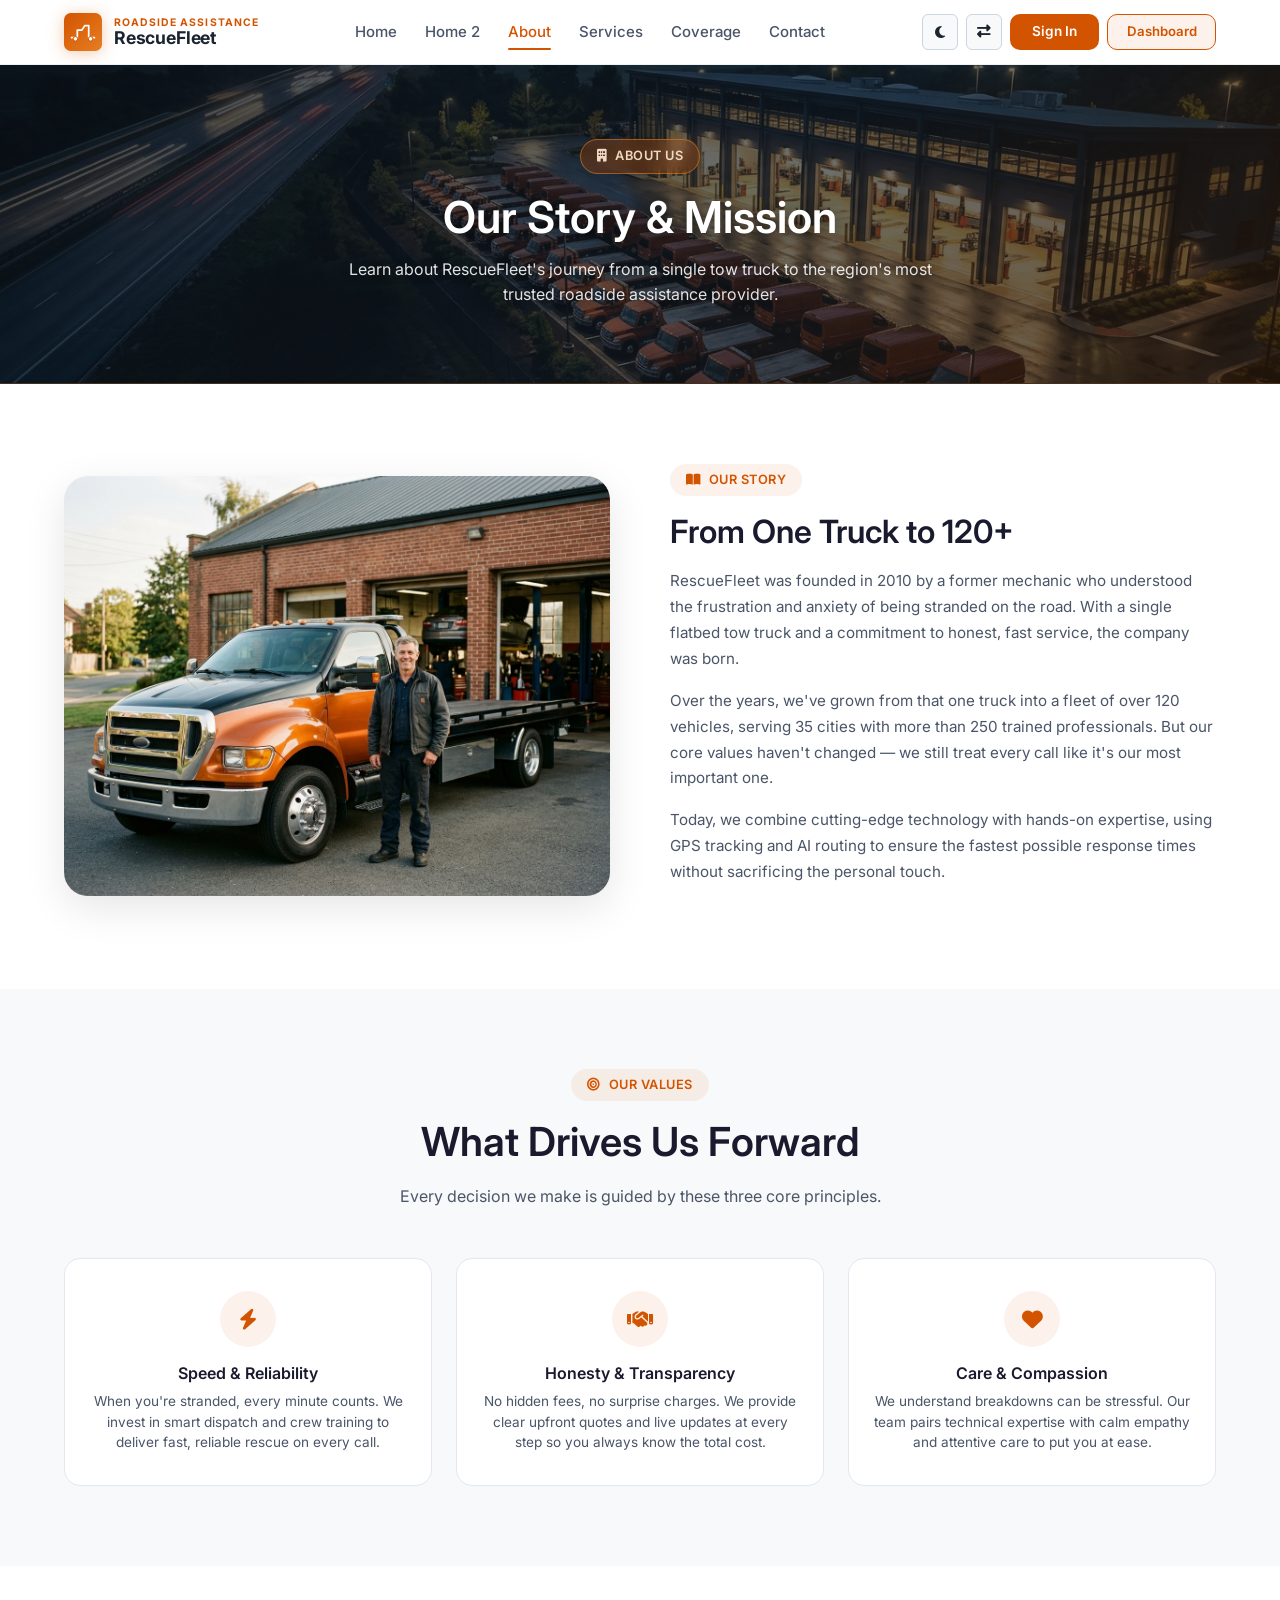
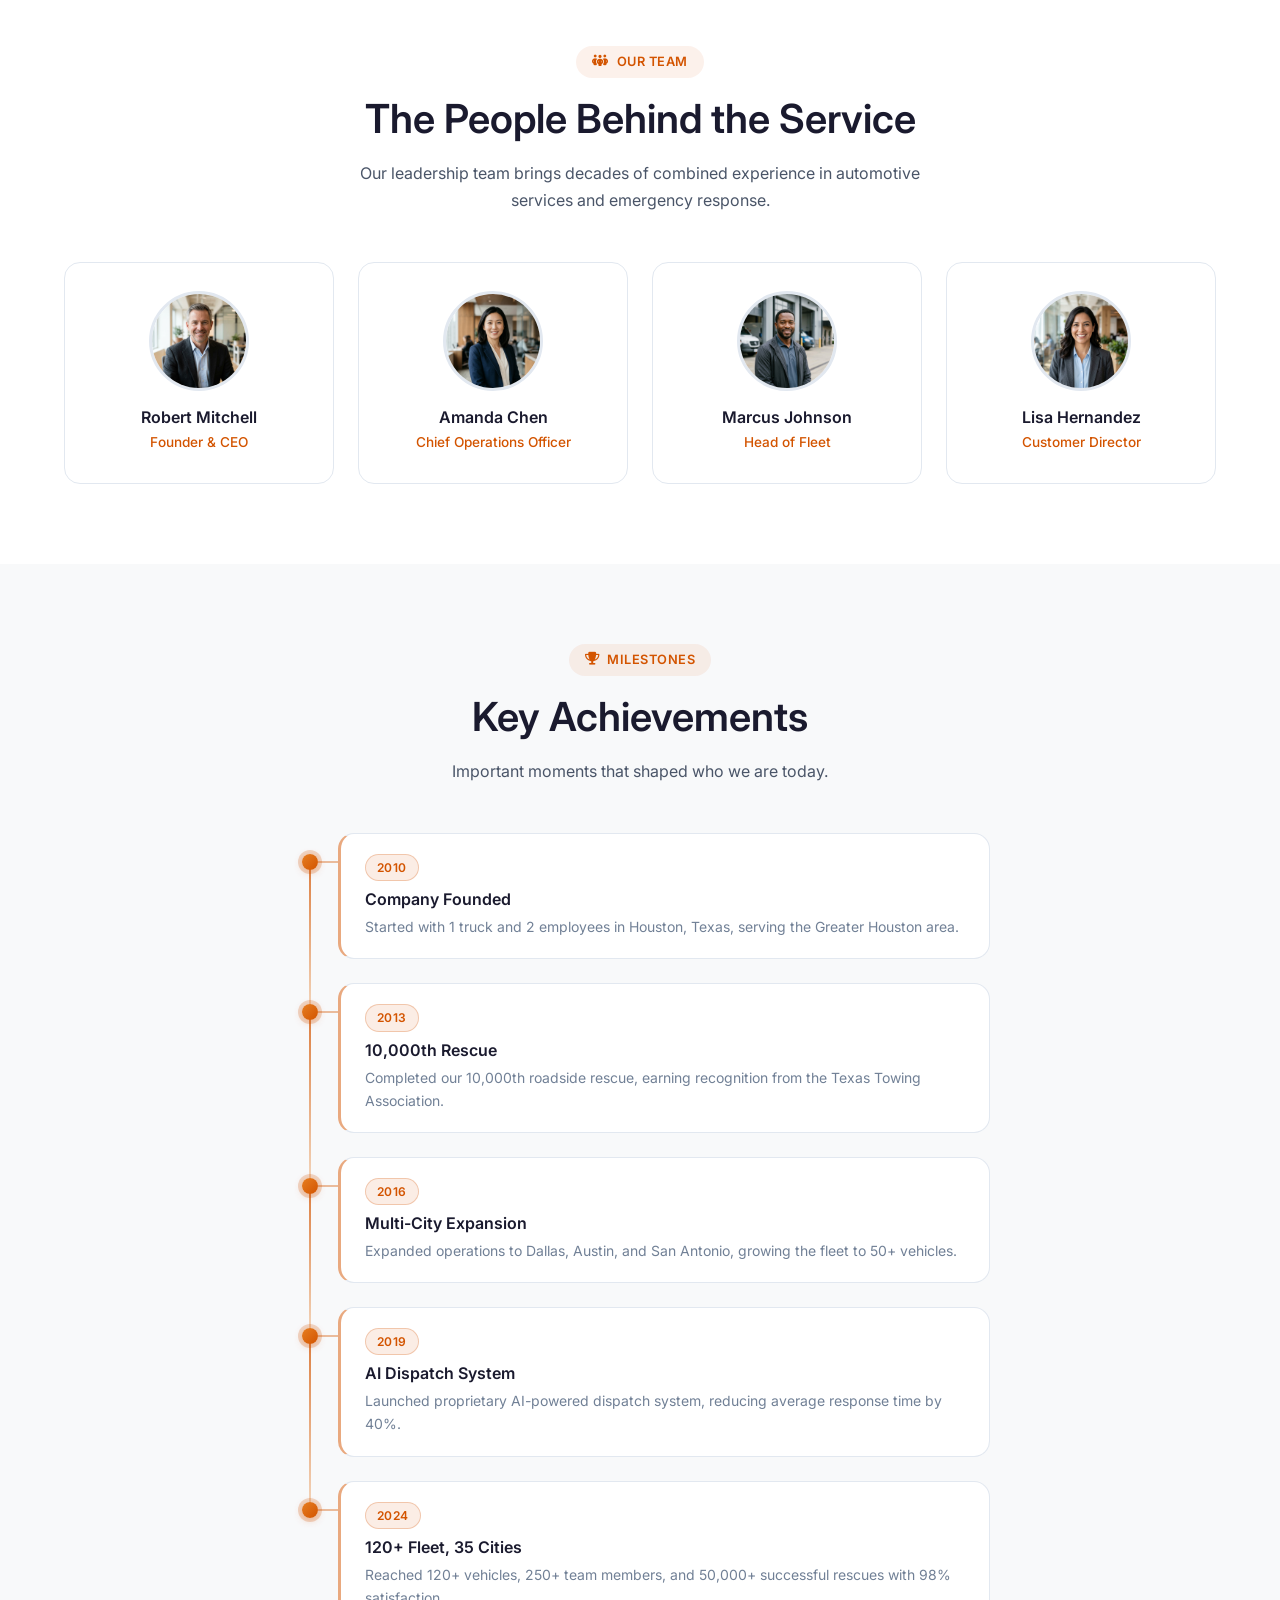
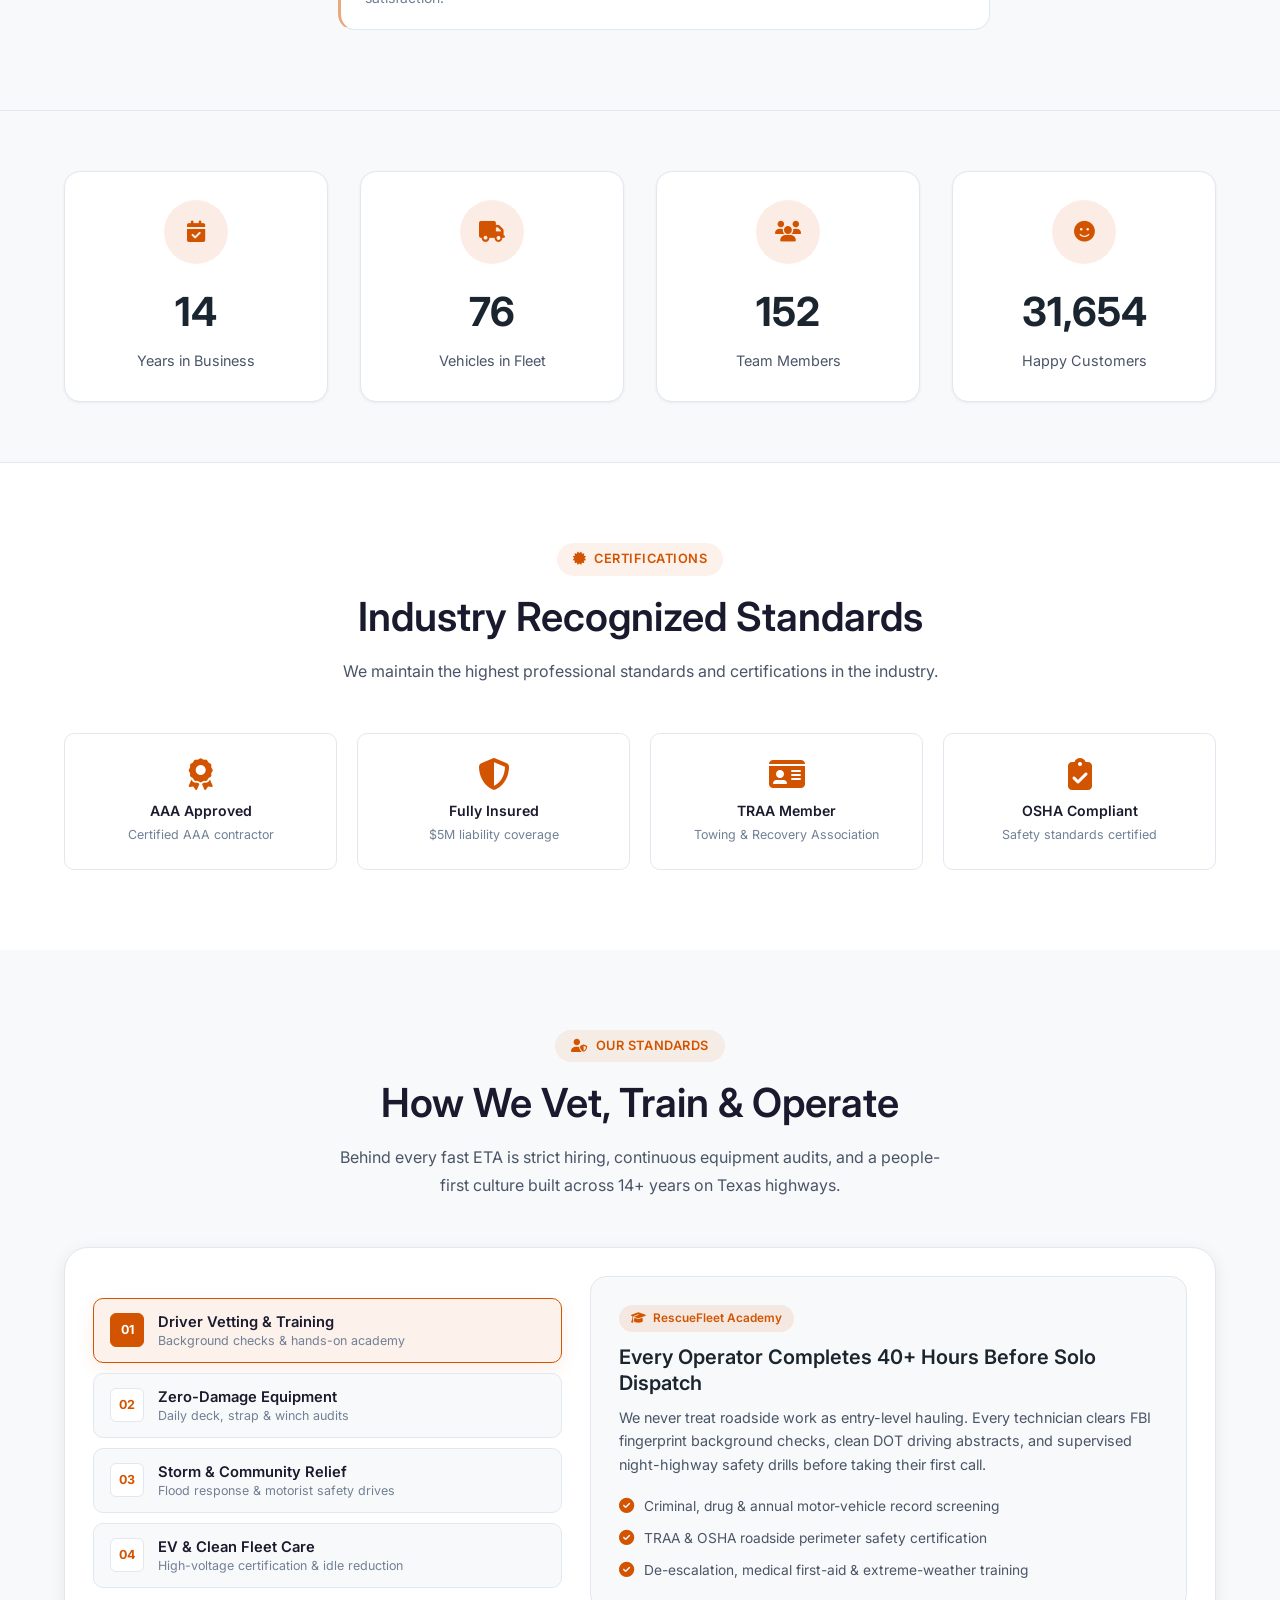
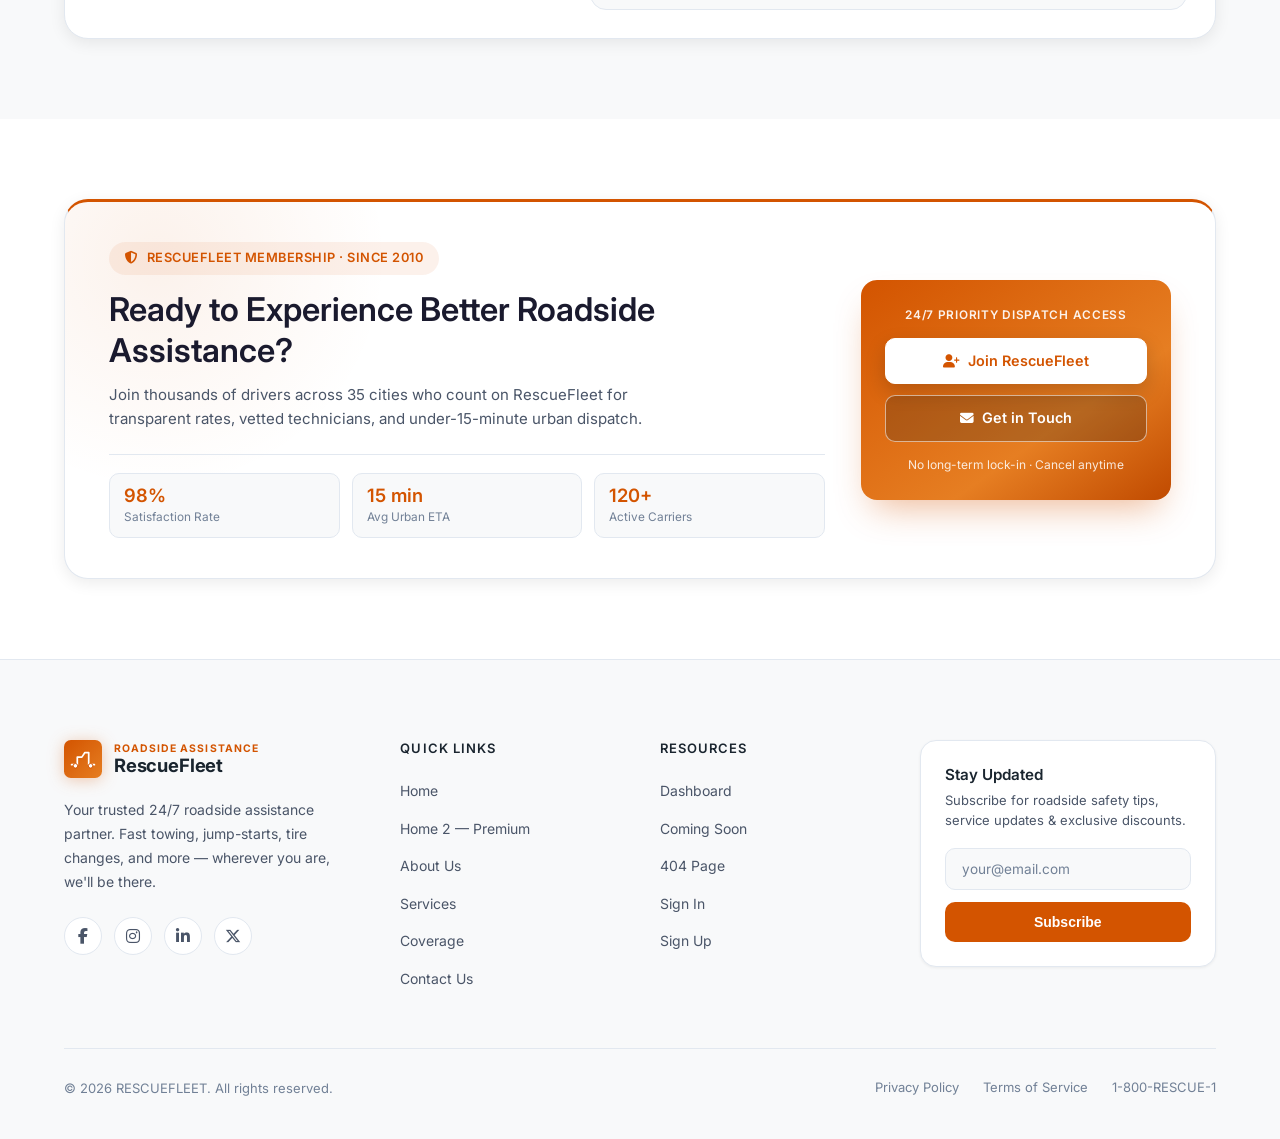
<file: about.html>
<!DOCTYPE html>
<html lang="en" dir="ltr">
<head>
    <meta charset="UTF-8">
    <meta name="viewport" content="width=device-width, initial-scale=1.0">
    <title>About Us — RescueFleet</title>
    <link rel="icon" type="image/svg+xml" href="favicon.svg">
    <link rel="preconnect" href="https://fonts.googleapis.com">
    <link rel="preconnect" href="https://fonts.gstatic.com" crossorigin>
    <link href="https://fonts.googleapis.com/css2?family=Inter:wght@300;400;500;600;700;800&display=swap" rel="stylesheet">
    <link rel="stylesheet" href="https://cdnjs.cloudflare.com/ajax/libs/font-awesome/6.5.1/css/all.min.css">
    <link rel="stylesheet" href="style.css">
</head>
<body data-page="inner">

<div id="navbar"></div>

<!-- SECTION 1 — PAGE BANNER -->
<section class="page-banner page-banner--photo">
    <img src="assets/images/banner-about.jpg" alt="Aerial view of RescueFleet tow trucks and service bay at dusk" class="page-banner-bg">
    <div class="page-banner-overlay" aria-hidden="true"></div>
    <div class="container">
        <div class="scroll-reveal" style="text-align: center;">
            <span class="section-label"><i class="fa-solid fa-building"></i> About Us</span>
            <h1 class="page-banner-title">Our Story & Mission</h1>
            <p class="page-banner-subtitle">Learn about RescueFleet's journey from a single tow truck to the region's most trusted roadside assistance provider.</p>
        </div>
    </div>
</section>

<!-- SECTION 2 — OUR STORY (Split) -->
<section class="section">
    <div class="container">
        <div class="split-section scroll-reveal">
            <div class="split-image">
                <img src="assets/images/about-founder-truck.jpg" alt="Founder and tow truck">
            </div>
            <div class="split-content">
                <span class="section-label"><i class="fa-solid fa-book-open"></i> Our Story</span>
                <h2 class="section-title">From One Truck to 120+</h2>
                <p style="color: var(--text-secondary); line-height: 1.7; margin-bottom: 16px;">
                    RescueFleet was founded in 2010 by a former mechanic who understood the frustration and anxiety of being stranded on the road. With a single flatbed tow truck and a commitment to honest, fast service, the company was born.
                </p>
                <p style="color: var(--text-secondary); line-height: 1.7; margin-bottom: 16px;">
                    Over the years, we've grown from that one truck into a fleet of over 120 vehicles, serving 35 cities with more than 250 trained professionals. But our core values haven't changed — we still treat every call like it's our most important one.
                </p>
                <p style="color: var(--text-secondary); line-height: 1.7;">
                    Today, we combine cutting-edge technology with hands-on expertise, using GPS tracking and AI routing to ensure the fastest possible response times without sacrificing the personal touch.
                </p>
            </div>
        </div>
    </div>
</section>

<!-- SECTION 3 — MISSION & VALUES (3 Cards) -->
<section class="section" style="background: var(--bg-alt);">
    <div class="container">
        <div class="text-center scroll-reveal" style="max-width: 600px; margin: 0 auto 48px;">
            <span class="section-label"><i class="fa-solid fa-bullseye"></i> Our Values</span>
            <h2 class="section-title">What Drives Us Forward</h2>
            <p class="section-subtitle">Every decision we make is guided by these three core principles.</p>
        </div>
        <div class="values-grid scroll-reveal">
            <div class="value-card">
                <div class="value-card-icon"><i class="fa-solid fa-bolt"></i></div>
                <h3>Speed & Reliability</h3>
                <p>When you're stranded, every minute counts. We invest in smart dispatch and crew training to deliver fast, reliable rescue on every call.</p>
            </div>
            <div class="value-card">
                <div class="value-card-icon"><i class="fa-solid fa-handshake"></i></div>
                <h3>Honesty & Transparency</h3>
                <p>No hidden fees, no surprise charges. We provide clear upfront quotes and live updates at every step so you always know the total cost.</p>
            </div>
            <div class="value-card">
                <div class="value-card-icon"><i class="fa-solid fa-heart"></i></div>
                <h3>Care & Compassion</h3>
                <p>We understand breakdowns can be stressful. Our team pairs technical expertise with calm empathy and attentive care to put you at ease.</p>
            </div>
        </div>
    </div>
</section>

<!-- SECTION 4 — TEAM (4 Cards) -->
<section class="section">
    <div class="container">
        <div class="text-center scroll-reveal" style="max-width: 600px; margin: 0 auto 48px;">
            <span class="section-label"><i class="fa-solid fa-people-group"></i> Our Team</span>
            <h2 class="section-title">The People Behind the Service</h2>
            <p class="section-subtitle">Our leadership team brings decades of combined experience in automotive services and emergency response.</p>
        </div>
        <div class="team-grid scroll-reveal">
            <div class="team-card">
                <img src="assets/images/team-ceo-robert.jpg" alt="CEO" class="team-card-img">
                <h3>Robert Mitchell</h3>
                <p>Founder & CEO</p>
            </div>
            <div class="team-card">
                <img src="assets/images/team-coo-amanda.jpg" alt="COO" class="team-card-img">
                <h3>Amanda Chen</h3>
                <p>Chief Operations Officer</p>
            </div>
            <div class="team-card">
                <img src="assets/images/team-fleet-marcus.jpg" alt="Head of Fleet" class="team-card-img">
                <h3>Marcus Johnson</h3>
                <p>Head of Fleet</p>
            </div>
            <div class="team-card">
                <img src="assets/images/team-success-lisa.jpg" alt="Customer Success" class="team-card-img">
                <h3>Lisa Hernandez</h3>
                <p>Customer Director</p>
            </div>
        </div>
    </div>
</section>

<!-- SECTION 5 — MILESTONES TIMELINE -->
<section class="section" style="background: var(--bg-alt);">
    <div class="container">
        <div class="text-center scroll-reveal" style="max-width: 600px; margin: 0 auto 48px;">
            <span class="section-label"><i class="fa-solid fa-trophy"></i> Milestones</span>
            <h2 class="section-title">Key Achievements</h2>
            <p class="section-subtitle">Important moments that shaped who we are today.</p>
        </div>
        <div class="timeline scroll-reveal" style="max-width: 700px; margin: 0 auto;">
            <div class="timeline-item">
                <div class="timeline-dot"></div>
                <div class="timeline-content">
                    <span style="font-size: 0.75rem; font-weight: 600; color: var(--primary);">2010</span>
                    <h3>Company Founded</h3>
                    <p>Started with 1 truck and 2 employees in Houston, Texas, serving the Greater Houston area.</p>
                </div>
            </div>
            <div class="timeline-item">
                <div class="timeline-dot"></div>
                <div class="timeline-content">
                    <span style="font-size: 0.75rem; font-weight: 600; color: var(--primary);">2013</span>
                    <h3>10,000th Rescue</h3>
                    <p>Completed our 10,000th roadside rescue, earning recognition from the Texas Towing Association.</p>
                </div>
            </div>
            <div class="timeline-item">
                <div class="timeline-dot"></div>
                <div class="timeline-content">
                    <span style="font-size: 0.75rem; font-weight: 600; color: var(--primary);">2016</span>
                    <h3>Multi-City Expansion</h3>
                    <p>Expanded operations to Dallas, Austin, and San Antonio, growing the fleet to 50+ vehicles.</p>
                </div>
            </div>
            <div class="timeline-item">
                <div class="timeline-dot"></div>
                <div class="timeline-content">
                    <span style="font-size: 0.75rem; font-weight: 600; color: var(--primary);">2019</span>
                    <h3>AI Dispatch System</h3>
                    <p>Launched proprietary AI-powered dispatch system, reducing average response time by 40%.</p>
                </div>
            </div>
            <div class="timeline-item">
                <div class="timeline-dot"></div>
                <div class="timeline-content">
                    <span style="font-size: 0.75rem; font-weight: 600; color: var(--primary);">2024</span>
                    <h3>120+ Fleet, 35 Cities</h3>
                    <p>Reached 120+ vehicles, 250+ team members, and 50,000+ successful rescues with 98% satisfaction.</p>
                </div>
            </div>
        </div>
    </div>
</section>

<!-- SECTION 6 — STATS COUNTERS -->
<section class="stats-section">
    <div class="container">
        <div class="stats-grid scroll-reveal">
            <div class="stat-card">
                <div class="stat-icon"><i class="fa-solid fa-calendar-check"></i></div>
                <span class="stat-number counter" data-target="14">0</span>
                <span class="stat-label">Years in Business</span>
            </div>
            <div class="stat-card">
                <div class="stat-icon"><i class="fa-solid fa-truck"></i></div>
                <span class="stat-number counter" data-target="120">0</span>
                <span class="stat-label">Vehicles in Fleet</span>
            </div>
            <div class="stat-card">
                <div class="stat-icon"><i class="fa-solid fa-users"></i></div>
                <span class="stat-number counter" data-target="250">0</span>
                <span class="stat-label">Team Members</span>
            </div>
            <div class="stat-card">
                <div class="stat-icon"><i class="fa-solid fa-face-smile"></i></div>
                <span class="stat-number counter" data-target="50000">0</span>
                <span class="stat-label">Happy Customers</span>
            </div>
        </div>
    </div>
</section>

<!-- SECTION 7 — CERTIFICATIONS -->
<section class="section">
    <div class="container">
        <div class="text-center scroll-reveal" style="max-width: 600px; margin: 0 auto 48px;">
            <span class="section-label"><i class="fa-solid fa-certificate"></i> Certifications</span>
            <h2 class="section-title">Industry Recognized Standards</h2>
            <p class="section-subtitle">We maintain the highest professional standards and certifications in the industry.</p>
        </div>
        <div class="cert-grid scroll-reveal">
            <div class="cert-card">
                <i class="fa-solid fa-award"></i>
                <h4>AAA Approved</h4>
                <p>Certified AAA contractor</p>
            </div>
            <div class="cert-card">
                <i class="fa-solid fa-shield-halved"></i>
                <h4>Fully Insured</h4>
                <p>$5M liability coverage</p>
            </div>
            <div class="cert-card">
                <i class="fa-solid fa-id-card"></i>
                <h4>TRAA Member</h4>
                <p>Towing & Recovery Association</p>
            </div>
            <div class="cert-card">
                <i class="fa-solid fa-clipboard-check"></i>
                <h4>OSHA Compliant</h4>
                <p>Safety standards certified</p>
            </div>
        </div>
    </div>
</section>

<!-- SECTION 8 — TRAINING & COMMUNITY STANDARDS -->
<section class="section" style="background: var(--bg-alt);">
    <div class="container">
        <div class="text-center scroll-reveal" style="max-width: 620px; margin: 0 auto 48px;">
            <span class="section-label"><i class="fa-solid fa-user-shield"></i> Our Standards</span>
            <h2 class="section-title">How We Vet, Train &amp; Operate</h2>
            <p class="section-subtitle">Behind every fast ETA is strict hiring, continuous equipment audits, and a people-first culture built across 14+ years on Texas highways.</p>
        </div>
        <div class="about-pillars-card scroll-reveal" id="aboutPillarsCard">
            <div class="about-pillar-tabs" role="tablist" aria-label="Company operating standards">
                <button type="button" class="about-pillar-tab active" role="tab" aria-selected="true" data-pillar="vetting">
                    <span class="pillar-tab-num">01</span>
                    <div>
                        <strong>Driver Vetting &amp; Training</strong>
                        <span>Background checks &amp; hands-on academy</span>
                    </div>
                </button>
                <button type="button" class="about-pillar-tab" role="tab" aria-selected="false" data-pillar="safety">
                    <span class="pillar-tab-num">02</span>
                    <div>
                        <strong>Zero-Damage Equipment</strong>
                        <span>Daily deck, strap &amp; winch audits</span>
                    </div>
                </button>
                <button type="button" class="about-pillar-tab" role="tab" aria-selected="false" data-pillar="community">
                    <span class="pillar-tab-num">03</span>
                    <div>
                        <strong>Storm &amp; Community Relief</strong>
                        <span>Flood response &amp; motorist safety drives</span>
                    </div>
                </button>
                <button type="button" class="about-pillar-tab" role="tab" aria-selected="false" data-pillar="ev">
                    <span class="pillar-tab-num">04</span>
                    <div>
                        <strong>EV &amp; Clean Fleet Care</strong>
                        <span>High-voltage certification &amp; idle reduction</span>
                    </div>
                </button>
            </div>
            <div class="about-pillar-panels">
                <div class="about-pillar-panel active" data-panel="vetting">
                    <span class="pillar-panel-badge"><i class="fa-solid fa-graduation-cap"></i> RescueFleet Academy</span>
                    <h3>Every Operator Completes 40+ Hours Before Solo Dispatch</h3>
                    <p>We never treat roadside work as entry-level hauling. Every technician clears FBI fingerprint background checks, clean DOT driving abstracts, and supervised night-highway safety drills before taking their first call.</p>
                    <ul class="pillar-checklist">
                        <li><i class="fa-solid fa-circle-check"></i> Criminal, drug &amp; annual motor-vehicle record screening</li>
                        <li><i class="fa-solid fa-circle-check"></i> TRAA &amp; OSHA roadside perimeter safety certification</li>
                        <li><i class="fa-solid fa-circle-check"></i> De-escalation, medical first-aid &amp; extreme-weather training</li>
                    </ul>
                </div>
                <div class="about-pillar-panel" data-panel="safety">
                    <span class="pillar-panel-badge"><i class="fa-solid fa-screwdriver-wrench"></i> Daily Pre-Trip Inspections</span>
                    <h3>6-Point Carrier &amp; Soft-Strap Audit Every Morning</h3>
                    <p>Modern sedans, EVs, and luxury SUVs cannot tolerate steel J-hooks or steep deck angles. Every carrier goes through morning hydraulic, lighting, and strap-fray checks to guarantee damage-free loading.</p>
                    <ul class="pillar-checklist">
                        <li><i class="fa-solid fa-circle-check"></i> Low-angle 11° hydraulic beds tested under load daily</li>
                        <li><i class="fa-solid fa-circle-check"></i> Over-the-tire nylon straps replace axle chains everywhere</li>
                        <li><i class="fa-solid fa-circle-check"></i> Digital photo walkaround logged before hookup begins</li>
                    </ul>
                </div>
                <div class="about-pillar-panel" data-panel="community">
                    <span class="pillar-panel-badge"><i class="fa-solid fa-hand-holding-heart"></i> Texas Neighbor Program</span>
                    <h3>Standing By Local Drivers Through Severe Weather &amp; Events</h3>
                    <p>When Gulf Coast storms, freezes, or major interstate closures hit, our crews coordinate directly with local emergency responders to clear lanes fast and escort stranded families to safety.</p>
                    <ul class="pillar-checklist">
                        <li><i class="fa-solid fa-circle-check"></i> Priority storm staging along I-10, I-35, and Houston beltways</li>
                        <li><i class="fa-solid fa-circle-check"></i> Annual free winter battery &amp; tire checks at community clinics</li>
                        <li><i class="fa-solid fa-circle-check"></i> Complimentary warm-cab escort to nearby safe waiting zones</li>
                    </ul>
                </div>
                <div class="about-pillar-panel" data-panel="ev">
                    <span class="pillar-panel-badge"><i class="fa-solid fa-leaf"></i> Next-Gen Readiness</span>
                    <h3>Certified High-Voltage Handling &amp; Smart Routing</h3>
                    <p>Electric drivetrains and hybrid battery packs require specialized lockdown procedures and full-flatbed recovery. Our AI routing also eliminates empty deadhead miles across metro corridors.</p>
                    <ul class="pillar-checklist">
                        <li><i class="fa-solid fa-circle-check"></i> High-voltage lockout gear &amp; transport-mode protocols</li>
                        <li><i class="fa-solid fa-circle-check"></i> Free-rolling polymer wheel skates for seized EV drive units</li>
                        <li><i class="fa-solid fa-circle-check"></i> Idle-cutting dynamic staging cuts response wait &amp; fuel waste</li>
                    </ul>
                </div>
            </div>
        </div>
    </div>
</section>

<!-- SECTION 9 — CTA -->
<section class="section">
    <div class="container">
        <div class="cta-spotlight-banner scroll-reveal">
            <div class="cta-spotlight-copy">
                <span class="section-label"><i class="fa-solid fa-shield-halved"></i> RescueFleet Membership · Since 2010</span>
                <h2>Ready to Experience Better Roadside Assistance?</h2>
                <p>Join thousands of drivers across 35 cities who count on RescueFleet for transparent rates, vetted technicians, and under-15-minute urban dispatch.</p>
                <div class="cta-spotlight-proof">
                    <div class="cta-proof-chip"><strong>98%</strong><span>Satisfaction Rate</span></div>
                    <div class="cta-proof-chip"><strong>15 min</strong><span>Avg Urban ETA</span></div>
                    <div class="cta-proof-chip"><strong>120+</strong><span>Active Carriers</span></div>
                </div>
            </div>
            <div class="cta-spotlight-dock">
                <span class="cta-dock-eyebrow">24/7 Priority Dispatch Access</span>
                <a href="signup.html" class="btn cta-btn-white"><i class="fa-solid fa-user-plus"></i> Join RescueFleet</a>
                <a href="contact.html" class="btn cta-btn-ghost"><i class="fa-solid fa-envelope"></i> Get in Touch</a>
                <span class="cta-dock-note">No long-term lock-in · Cancel anytime</span>
            </div>
        </div>
    </div>
</section>

<div id="footer"></div>
<div id="backToTop"></div>
<script src="components.js"></script>
</body>
</html>
</file>
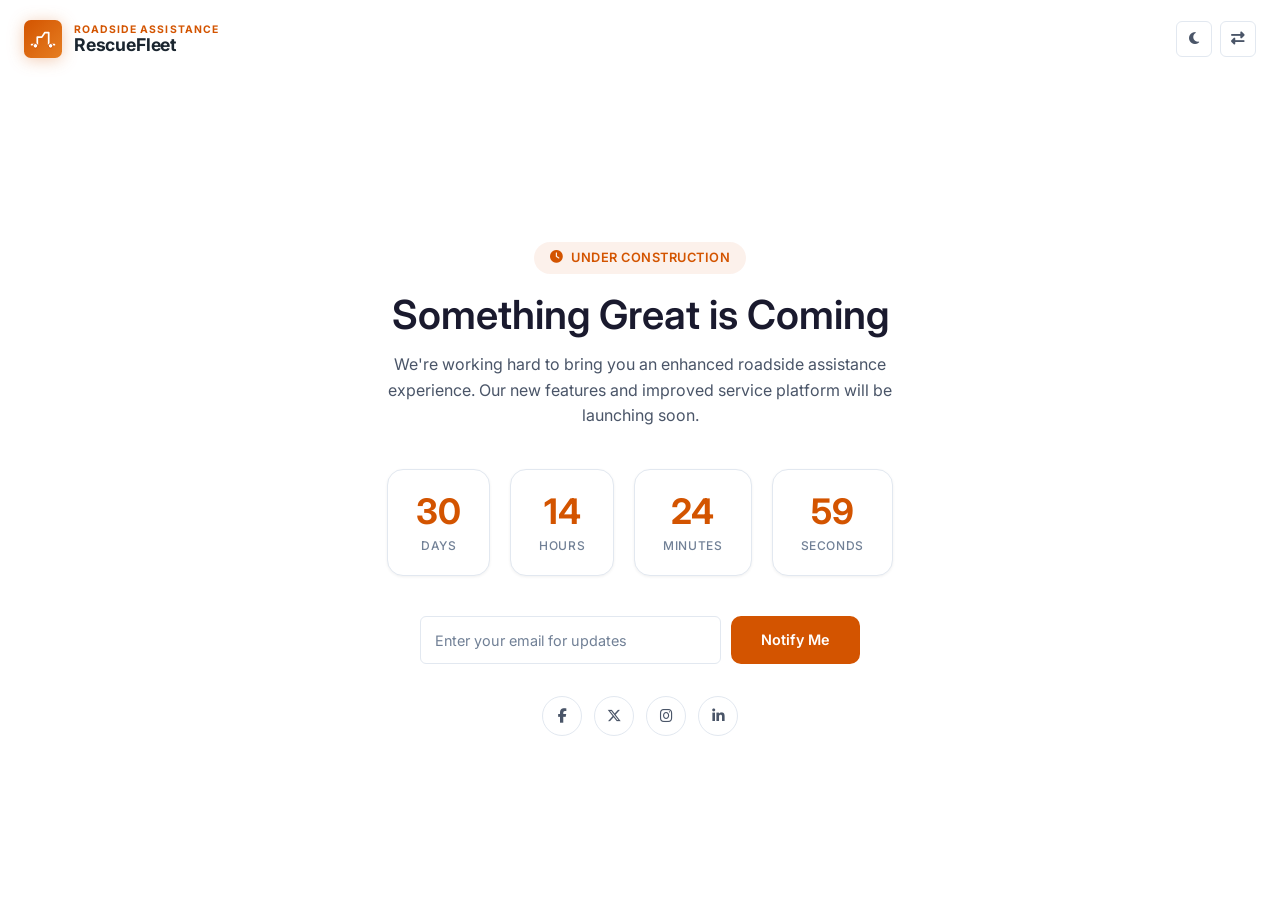
<file: coming-soon.html>
<!DOCTYPE html>
<html lang="en" dir="ltr">
<head>
    <meta charset="UTF-8">
    <meta name="viewport" content="width=device-width, initial-scale=1.0">
    <title>Coming Soon — RescueFleet</title>
    <link rel="icon" type="image/svg+xml" href="favicon.svg">
    <link rel="preconnect" href="https://fonts.googleapis.com">
    <link rel="preconnect" href="https://fonts.gstatic.com" crossorigin>
    <link href="https://fonts.googleapis.com/css2?family=Inter:wght@300;400;500;600;700;800&display=swap" rel="stylesheet">
    <link rel="stylesheet" href="https://cdnjs.cloudflare.com/ajax/libs/font-awesome/6.5.1/css/all.min.css">
    <link rel="stylesheet" href="style.css">
</head>
<body data-page="coming-soon">

<div class="fullscreen-page">
    <!-- Top Bar -->
    <div class="fullscreen-topbar">
        <a href="index.html" id="fullscreenLogo"></a>
        <div class="fullscreen-topbar-actions">
            <button onclick="toggleDark()" title="Toggle Dark Mode"><i class="fa-solid fa-moon"></i></button>
            <button onclick="toggleRTL()" title="Toggle RTL"><i class="fa-solid fa-right-left"></i></button>
        </div>
    </div>

    <!-- Content -->
    <div class="fullscreen-content">
        <span class="section-label"><i class="fa-solid fa-clock"></i> Under Construction</span>

        <h1 class="coming-title">Something Great is Coming</h1>
        <p class="coming-desc">We're working hard to bring you an enhanced roadside assistance experience. Our new features and improved service platform will be launching soon.</p>

        <!-- Countdown -->
        <div class="countdown-grid" id="countdownGrid">
            <div class="countdown-item">
                <span class="countdown-value" id="cd-days">00</span>
                <span class="countdown-label">Days</span>
            </div>
            <div class="countdown-item">
                <span class="countdown-value" id="cd-hours">00</span>
                <span class="countdown-label">Hours</span>
            </div>
            <div class="countdown-item">
                <span class="countdown-value" id="cd-minutes">00</span>
                <span class="countdown-label">Minutes</span>
            </div>
            <div class="countdown-item">
                <span class="countdown-value" id="cd-seconds">00</span>
                <span class="countdown-label">Seconds</span>
            </div>
        </div>

        <!-- Subscribe -->
        <form class="subscribe-form" onsubmit="return false;">
            <input class="form-input" type="email" placeholder="Enter your email for updates" required>
            <button type="submit" class="btn btn-primary">Notify Me</button>
        </form>

        <!-- Socials -->
        <div class="coming-socials">
            <a href="#" class="coming-social-link" title="Facebook"><i class="fa-brands fa-facebook-f"></i></a>
            <a href="#" class="coming-social-link" title="Twitter"><i class="fa-brands fa-x-twitter"></i></a>
            <a href="#" class="coming-social-link" title="Instagram"><i class="fa-brands fa-instagram"></i></a>
            <a href="#" class="coming-social-link" title="LinkedIn"><i class="fa-brands fa-linkedin-in"></i></a>
        </div>
    </div>
</div>

<script src="components.js"></script>
</body>
</html>
</file>
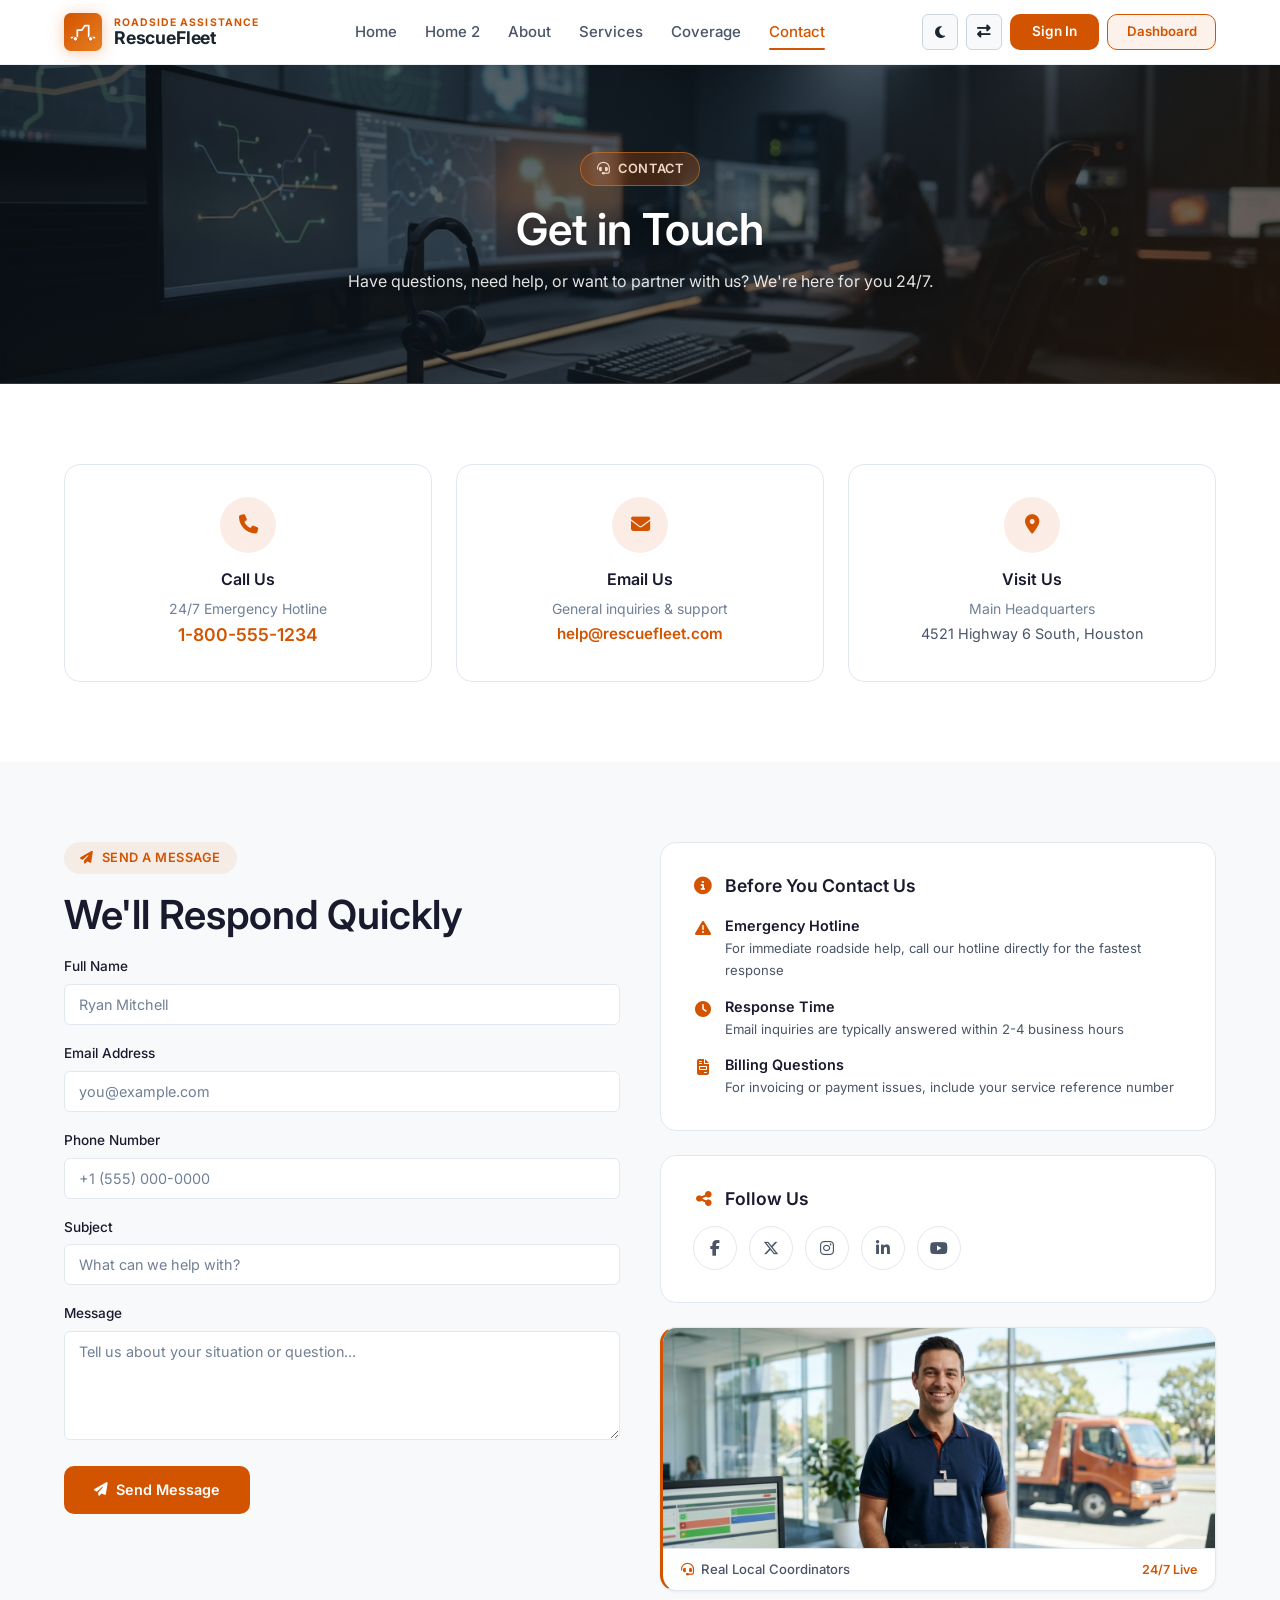
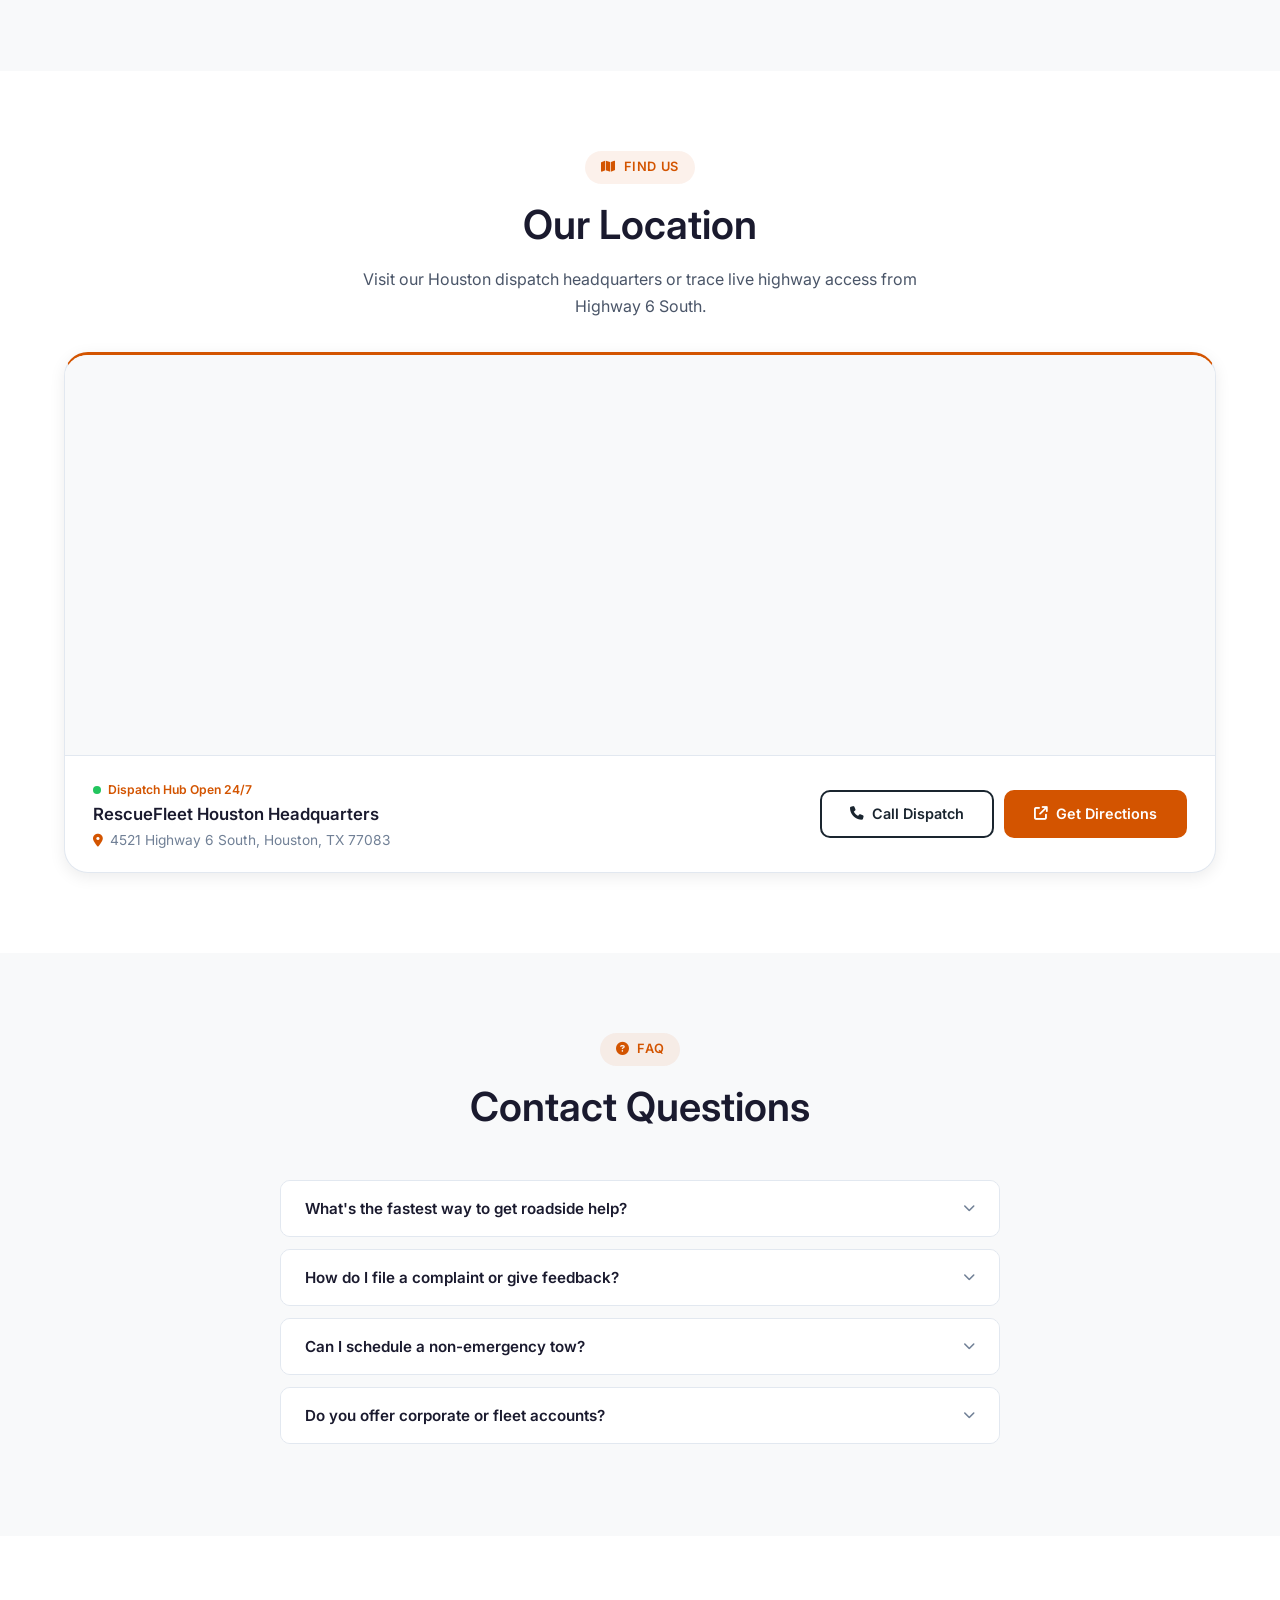
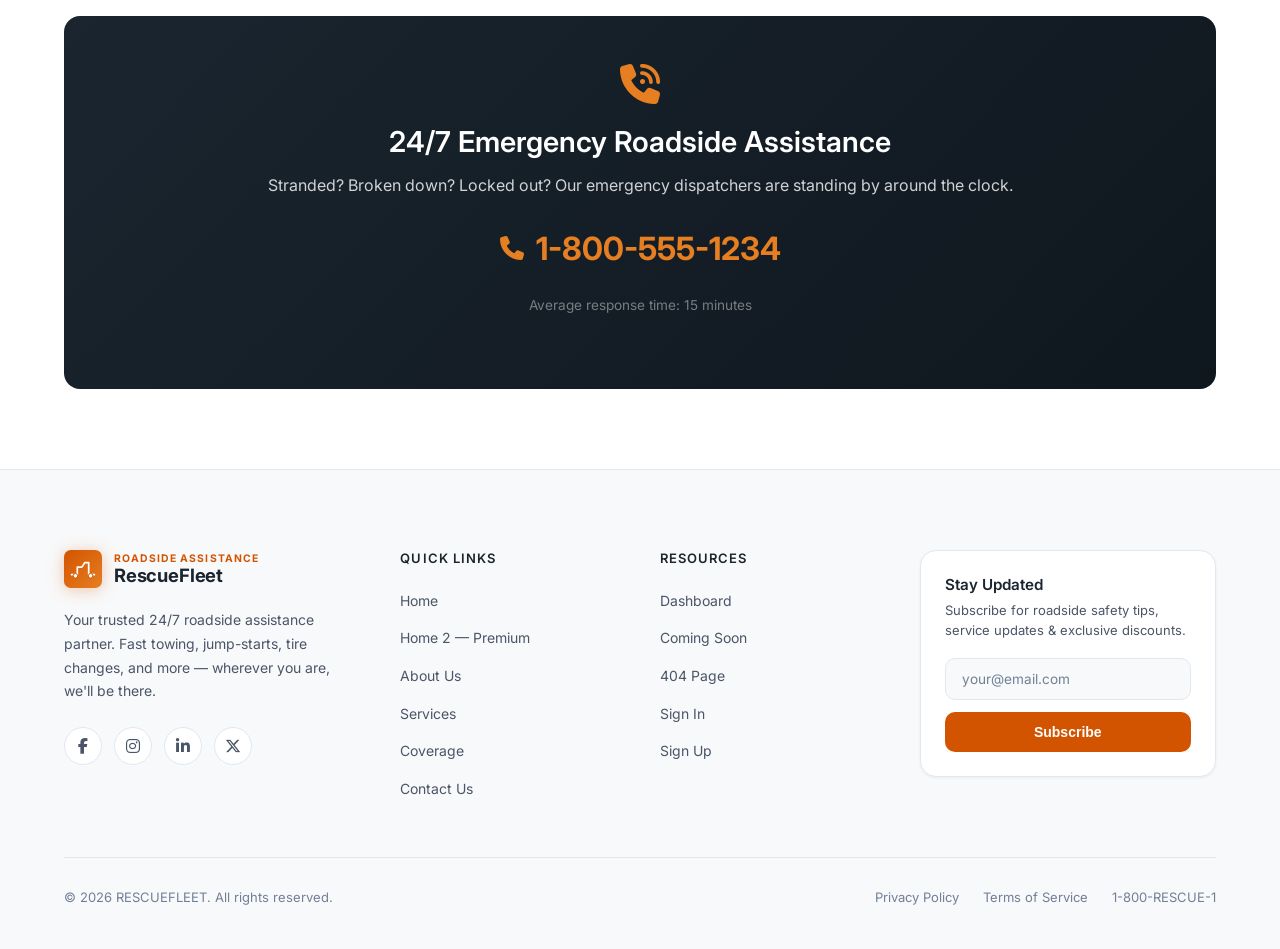
<file: contact.html>
<!DOCTYPE html>
<html lang="en" dir="ltr">
<head>
    <meta charset="UTF-8">
    <meta name="viewport" content="width=device-width, initial-scale=1.0">
    <title>Contact Us — RescueFleet</title>
    <link rel="icon" type="image/svg+xml" href="favicon.svg">
    <link rel="preconnect" href="https://fonts.googleapis.com">
    <link rel="preconnect" href="https://fonts.gstatic.com" crossorigin>
    <link href="https://fonts.googleapis.com/css2?family=Inter:wght@300;400;500;600;700;800&display=swap" rel="stylesheet">
    <link rel="stylesheet" href="https://cdnjs.cloudflare.com/ajax/libs/font-awesome/6.5.1/css/all.min.css">
    <link rel="stylesheet" href="style.css">
</head>
<body data-page="inner">

<div id="navbar"></div>

<!-- SECTION 1 — PAGE BANNER -->
<section class="page-banner page-banner--photo">
    <img src="assets/images/banner-contact.jpg" alt="Modern 24/7 roadside assistance dispatch center workstations" class="page-banner-bg">
    <div class="page-banner-overlay" aria-hidden="true"></div>
    <div class="container">
        <div class="scroll-reveal" style="text-align: center;">
            <span class="section-label"><i class="fa-solid fa-headset"></i> Contact</span>
            <h1 class="page-banner-title">Get in Touch</h1>
            <p class="page-banner-subtitle">Have questions, need help, or want to partner with us? We're here for you 24/7.</p>
        </div>
    </div>
</section>

<!-- SECTION 2 — CONTACT INFO CARDS (3) -->
<section class="section">
    <div class="container">
        <div class="contact-cards scroll-reveal">
            <div class="contact-card">
                <div class="contact-card-icon"><i class="fa-solid fa-phone"></i></div>
                <h3>Call Us</h3>
                <p>24/7 Emergency Hotline</p>
                <a href="tel:+18005551234" style="font-size: 1.1rem; font-weight: 600; color: var(--primary); text-decoration: none;">1-800-555-1234</a>
            </div>
            <div class="contact-card">
                <div class="contact-card-icon"><i class="fa-solid fa-envelope"></i></div>
                <h3>Email Us</h3>
                <p>General inquiries & support</p>
                <a href="mailto:help@rescuefleet.com" style="font-size: 0.95rem; font-weight: 600; color: var(--primary); text-decoration: none;">help@rescuefleet.com</a>
            </div>
            <div class="contact-card">
                <div class="contact-card-icon"><i class="fa-solid fa-location-dot"></i></div>
                <h3>Visit Us</h3>
                <p>Main Headquarters</p>
                <span style="font-size: 0.9rem; color: var(--text-secondary);">4521 Highway 6 South, Houston</span>
            </div>
        </div>
    </div>
</section>

<!-- SECTION 3 — CONTACT FORM + INFO -->
<section class="section" style="background: var(--bg-alt);">
    <div class="container">
        <div class="contact-grid scroll-reveal">
            <!-- Form -->
            <div>
                <span class="section-label"><i class="fa-solid fa-paper-plane"></i> Send a Message</span>
                <h2 class="section-title">We'll Respond Quickly</h2>
                <form class="contact-form" onsubmit="return false;">
                    <div class="form-group">
                        <label class="form-label" for="cName">Full Name</label>
                        <input class="form-input" type="text" id="cName" placeholder="Ryan Mitchell" required>
                    </div>
                    <div class="form-group">
                        <label class="form-label" for="cEmail">Email Address</label>
                        <input class="form-input" type="email" id="cEmail" placeholder="you@example.com" required>
                    </div>
                    <div class="form-group">
                        <label class="form-label" for="cPhone">Phone Number</label>
                        <input class="form-input" type="tel" id="cPhone" placeholder="+1 (555) 000-0000">
                    </div>
                    <div class="form-group">
                        <label class="form-label" for="cSubject">Subject</label>
                        <input class="form-input" type="text" id="cSubject" placeholder="What can we help with?" required>
                    </div>
                    <div class="form-group">
                        <label class="form-label" for="cMessage">Message</label>
                        <textarea class="form-input" id="cMessage" rows="5" placeholder="Tell us about your situation or question..." required style="resize: vertical;"></textarea>
                    </div>
                    <button type="submit" class="btn btn-primary"><i class="fa-solid fa-paper-plane"></i> Send Message</button>
                </form>
            </div>
            <!-- Side Info -->
            <div>
                <div style="background: var(--bg-card); border: 1px solid var(--border); border-radius: var(--radius-lg); padding: 32px; margin-bottom: 24px;">
                    <h3 style="display: flex; align-items: center; gap: 12px; font-size: 1.1rem; font-weight: 600; margin-bottom: 20px;"><i class="fa-solid fa-circle-info" style="color: var(--primary); width: 20px; text-align: center; flex-shrink: 0;"></i><span>Before You Contact Us</span></h3>
                    <div style="display: grid; gap: 16px;">
                        <div style="display: flex; align-items: flex-start; gap: 12px;">
                            <i class="fa-solid fa-triangle-exclamation" style="color: var(--primary); width: 20px; text-align: center; flex-shrink: 0; margin-top: 3px;"></i>
                            <div style="flex: 1; min-width: 0;">
                                <h4 style="font-size: 0.9rem; font-weight: 600; margin-bottom: 2px;">Emergency Hotline</h4>
                                <p style="font-size: 0.82rem; color: var(--text-secondary);">For immediate roadside help, call our hotline directly for the fastest response</p>
                            </div>
                        </div>
                        <div style="display: flex; align-items: flex-start; gap: 12px;">
                            <i class="fa-solid fa-clock" style="color: var(--primary); width: 20px; text-align: center; flex-shrink: 0; margin-top: 3px;"></i>
                            <div style="flex: 1; min-width: 0;">
                                <h4 style="font-size: 0.9rem; font-weight: 600; margin-bottom: 2px;">Response Time</h4>
                                <p style="font-size: 0.82rem; color: var(--text-secondary);">Email inquiries are typically answered within 2-4 business hours</p>
                            </div>
                        </div>
                        <div style="display: flex; align-items: flex-start; gap: 12px;">
                            <i class="fa-solid fa-file-invoice" style="color: var(--primary); width: 20px; text-align: center; flex-shrink: 0; margin-top: 3px;"></i>
                            <div style="flex: 1; min-width: 0;">
                                <h4 style="font-size: 0.9rem; font-weight: 600; margin-bottom: 2px;">Billing Questions</h4>
                                <p style="font-size: 0.82rem; color: var(--text-secondary);">For invoicing or payment issues, include your service reference number</p>
                            </div>
                        </div>
                    </div>
                </div>
                <div style="background: var(--bg-card); border: 1px solid var(--border); border-radius: var(--radius-lg); padding: 32px; margin-bottom: 24px;">
                    <h3 style="display: flex; align-items: center; gap: 12px; font-size: 1.1rem; font-weight: 600; margin-bottom: 16px;"><i class="fa-solid fa-share-nodes" style="color: var(--primary); width: 20px; text-align: center; flex-shrink: 0;"></i><span>Follow Us</span></h3>
                    <div class="social-links-row" style="justify-content: flex-start;">
                        <a href="#" class="social-link-btn" title="Facebook"><i class="fa-brands fa-facebook-f"></i></a>
                        <a href="#" class="social-link-btn" title="Twitter"><i class="fa-brands fa-x-twitter"></i></a>
                        <a href="#" class="social-link-btn" title="Instagram"><i class="fa-brands fa-instagram"></i></a>
                        <a href="#" class="social-link-btn" title="LinkedIn"><i class="fa-brands fa-linkedin-in"></i></a>
                        <a href="#" class="social-link-btn" title="YouTube"><i class="fa-brands fa-youtube"></i></a>
                    </div>
                </div>
                <div class="contact-side-photo">
                    <img src="assets/images/contact-support-team.jpg" alt="Friendly RescueFleet support coordinator at dispatch console">
                    <div class="contact-side-caption">
                        <span><i class="fa-solid fa-headset"></i> Real Local Coordinators</span>
                        <strong>24/7 Live</strong>
                    </div>
                </div>
            </div>
        </div>
    </div>
</section>

<!-- SECTION 4 — LIVE LOCATION MAP -->
<section class="section">
    <div class="container">
        <div class="text-center scroll-reveal" style="max-width: 600px; margin: 0 auto 32px;">
            <span class="section-label"><i class="fa-solid fa-map"></i> Find Us</span>
            <h2 class="section-title">Our Location</h2>
            <p class="section-subtitle">Visit our Houston dispatch headquarters or trace live highway access from Highway 6 South.</p>
        </div>
        <div class="live-map-card scroll-reveal">
            <div class="live-map-frame">
                <iframe
                    class="live-map-iframe"
                    title="RescueFleet Dispatch Center — 4521 Highway 6 South, Houston, TX 77083"
                    src="https://maps.google.com/maps?q=4521%20Highway%206%20South%2C%20Houston%2C%20TX%2077083&t=&z=14&ie=UTF8&iwloc=&output=embed"
                    loading="lazy"
                    referrerpolicy="no-referrer-when-downgrade"
                    allowfullscreen>
                </iframe>
            </div>
            <div class="live-map-bar">
                <div class="live-map-info">
                    <span class="live-map-status"><span class="cta-live-dot" aria-hidden="true"></span> Dispatch Hub Open 24/7</span>
                    <h3>RescueFleet Houston Headquarters</h3>
                    <p><i class="fa-solid fa-location-dot"></i> 4521 Highway 6 South, Houston, TX 77083</p>
                </div>
                <div class="live-map-actions">
                    <a href="tel:+18005551234" class="btn btn-secondary"><i class="fa-solid fa-phone"></i> Call Dispatch</a>
                    <a href="https://www.google.com/maps/search/?api=1&query=4521+Highway+6+South,+Houston,+TX+77083" target="_blank" rel="noopener noreferrer" class="btn btn-primary"><i class="fa-solid fa-arrow-up-right-from-square"></i> Get Directions</a>
                </div>
            </div>
        </div>
    </div>
</section>

<!-- SECTION 5 — FAQ -->
<section class="section" style="background: var(--bg-alt);">
    <div class="container">
        <div class="text-center scroll-reveal" style="max-width: 600px; margin: 0 auto 48px;">
            <span class="section-label"><i class="fa-solid fa-circle-question"></i> FAQ</span>
            <h2 class="section-title">Contact Questions</h2>
        </div>
        <div class="faq-container scroll-reveal" style="max-width: 720px; margin: 0 auto;">
            <div class="faq-item">
                <button class="faq-question">
                    <span>What's the fastest way to get roadside help?</span>
                    <i class="fa-solid fa-chevron-down faq-icon"></i>
                </button>
                <div class="faq-answer">
                    <p>Call our emergency hotline at 1-800-555-1234 for the fastest response. You can also request help through your dashboard if you're a registered member.</p>
                </div>
            </div>
            <div class="faq-item">
                <button class="faq-question">
                    <span>How do I file a complaint or give feedback?</span>
                    <i class="fa-solid fa-chevron-down faq-icon"></i>
                </button>
                <div class="faq-answer">
                    <p>Send us an email at feedback@rescuefleet.com or use the contact form above. Include your service reference number and we'll follow up within 24 hours.</p>
                </div>
            </div>
            <div class="faq-item">
                <button class="faq-question">
                    <span>Can I schedule a non-emergency tow?</span>
                    <i class="fa-solid fa-chevron-down faq-icon"></i>
                </button>
                <div class="faq-answer">
                    <p>Yes! For non-emergency vehicle transport, you can schedule a pickup through our contact form or by calling during office hours. We'll arrange a convenient time for you.</p>
                </div>
            </div>
            <div class="faq-item">
                <button class="faq-question">
                    <span>Do you offer corporate or fleet accounts?</span>
                    <i class="fa-solid fa-chevron-down faq-icon"></i>
                </button>
                <div class="faq-answer">
                    <p>Absolutely! We offer special fleet plans for businesses with multiple vehicles. Contact our sales team at fleet@rescuefleet.com or call during office hours for a custom quote.</p>
                </div>
            </div>
        </div>
    </div>
</section>

<!-- SECTION 6 — EMERGENCY SECTION -->
<section class="section">
    <div class="container">
        <div class="emergency-section scroll-reveal">
            <i class="fa-solid fa-phone-volume" style="font-size: 2.5rem; color: var(--primary-light); margin-bottom: 20px; display: block;"></i>
            <h2>24/7 Emergency Roadside Assistance</h2>
            <p>Stranded? Broken down? Locked out? Our emergency dispatchers are standing by around the clock.</p>
            <div class="emergency-phone">
                <i class="fa-solid fa-phone"></i>
                <span>1-800-555-1234</span>
            </div>
            <p style="font-size: 0.85rem; opacity: 0.6; color: rgba(255,255,255,0.7);">Average response time: 15 minutes</p>
        </div>
    </div>
</section>

<div id="footer"></div>
<div id="backToTop"></div>
<script src="components.js"></script>
</body>
</html>
</file>
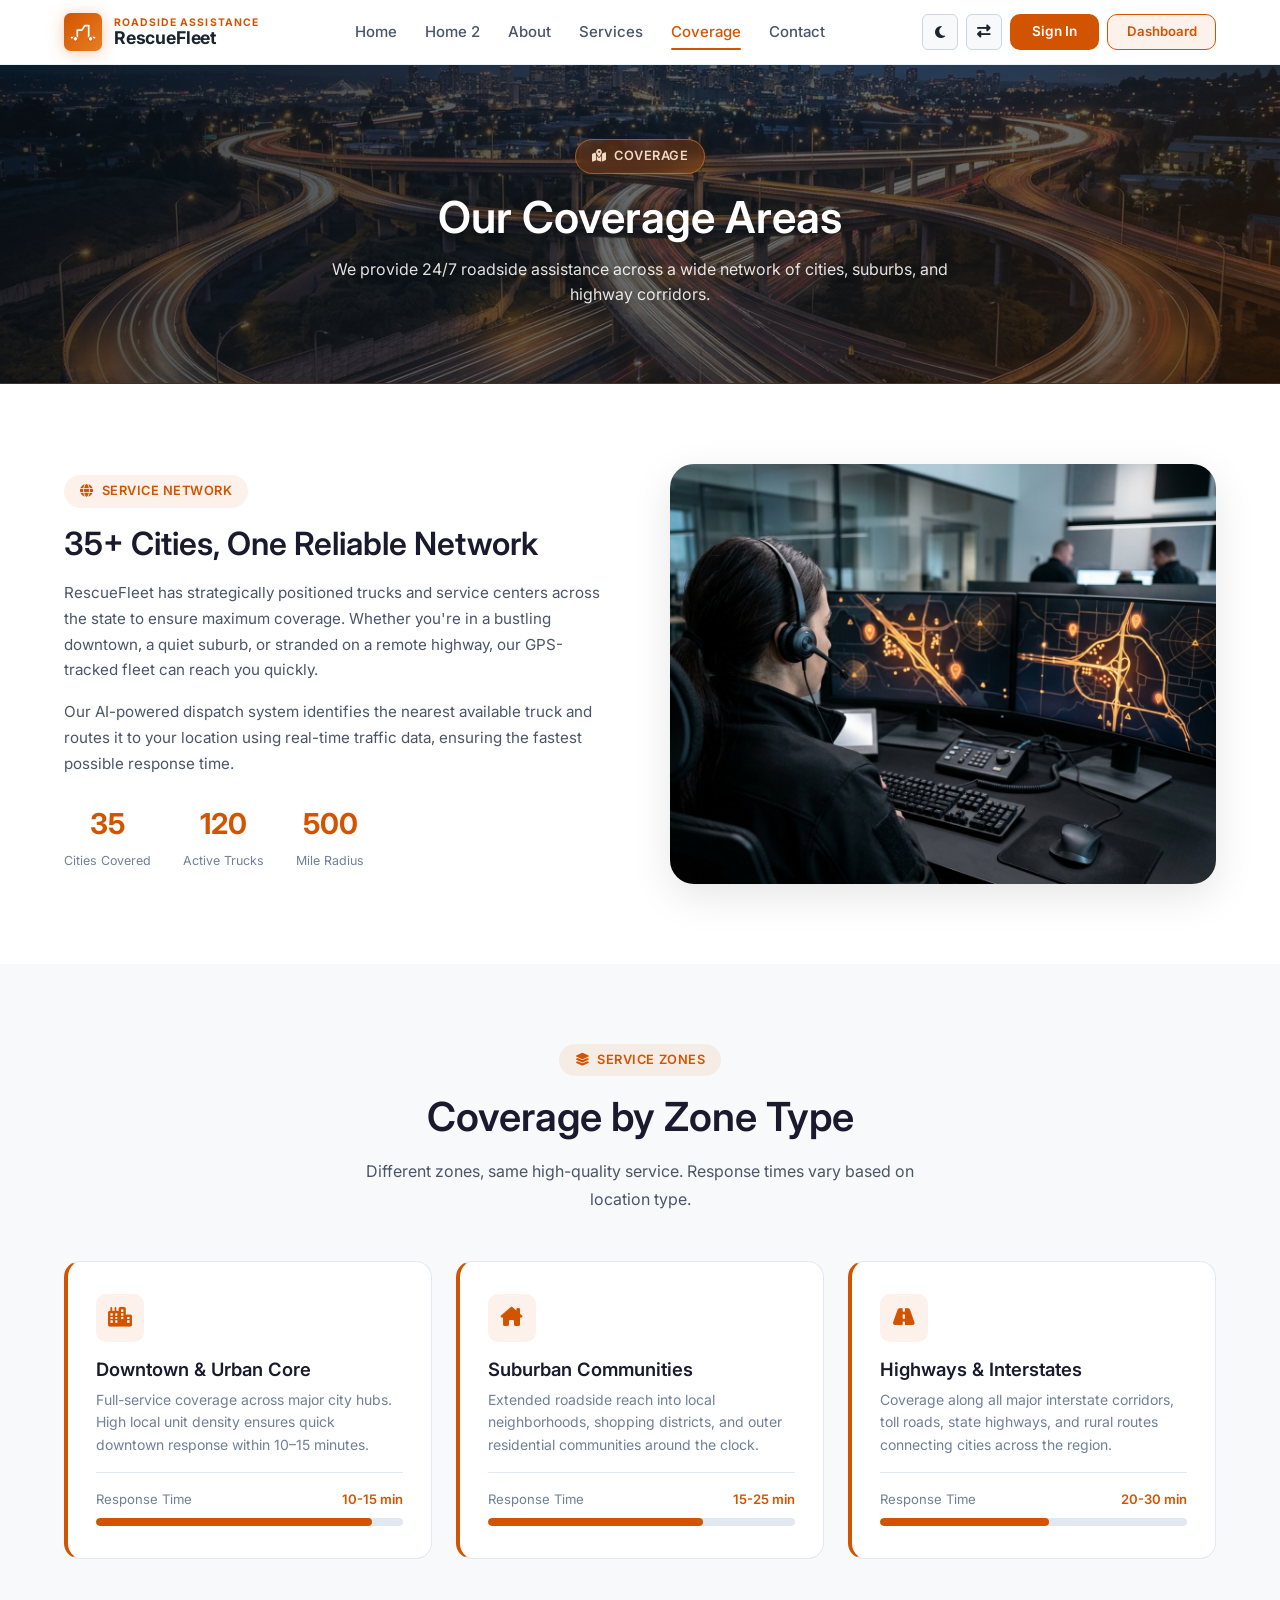
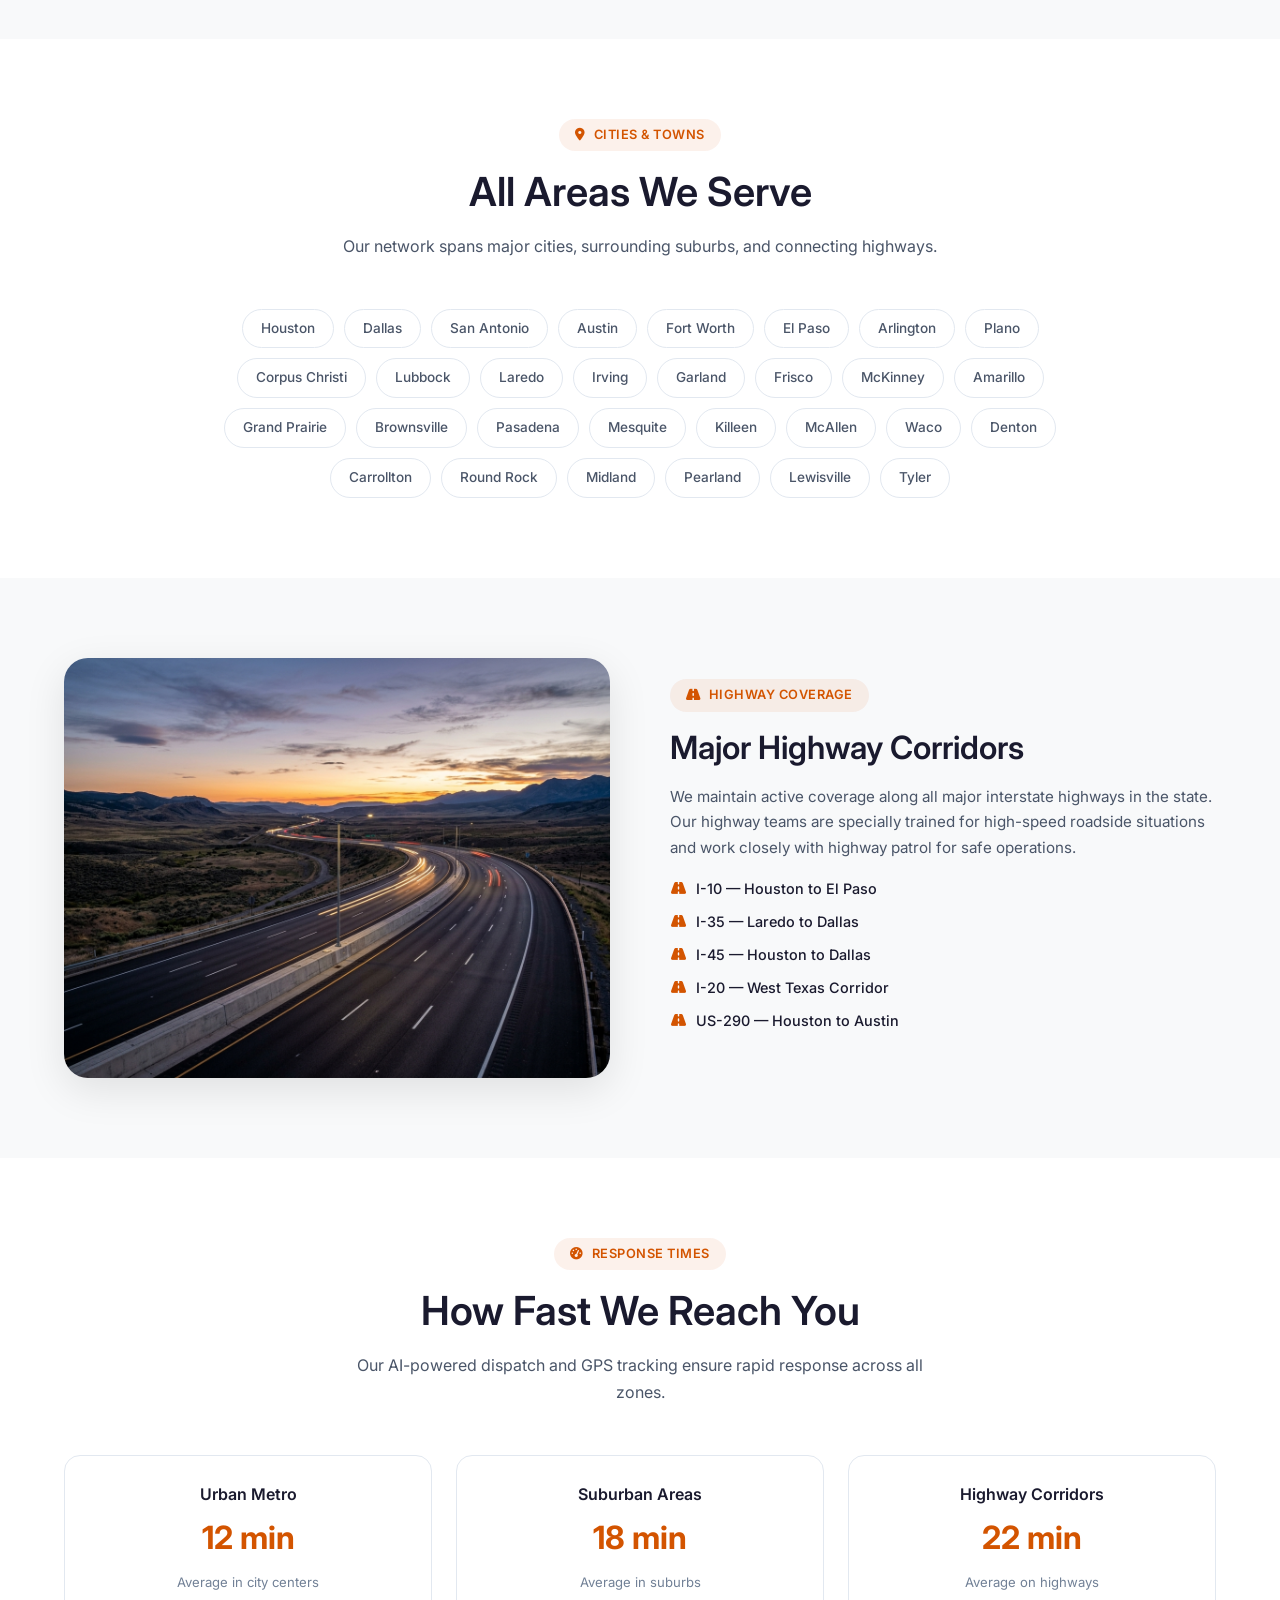
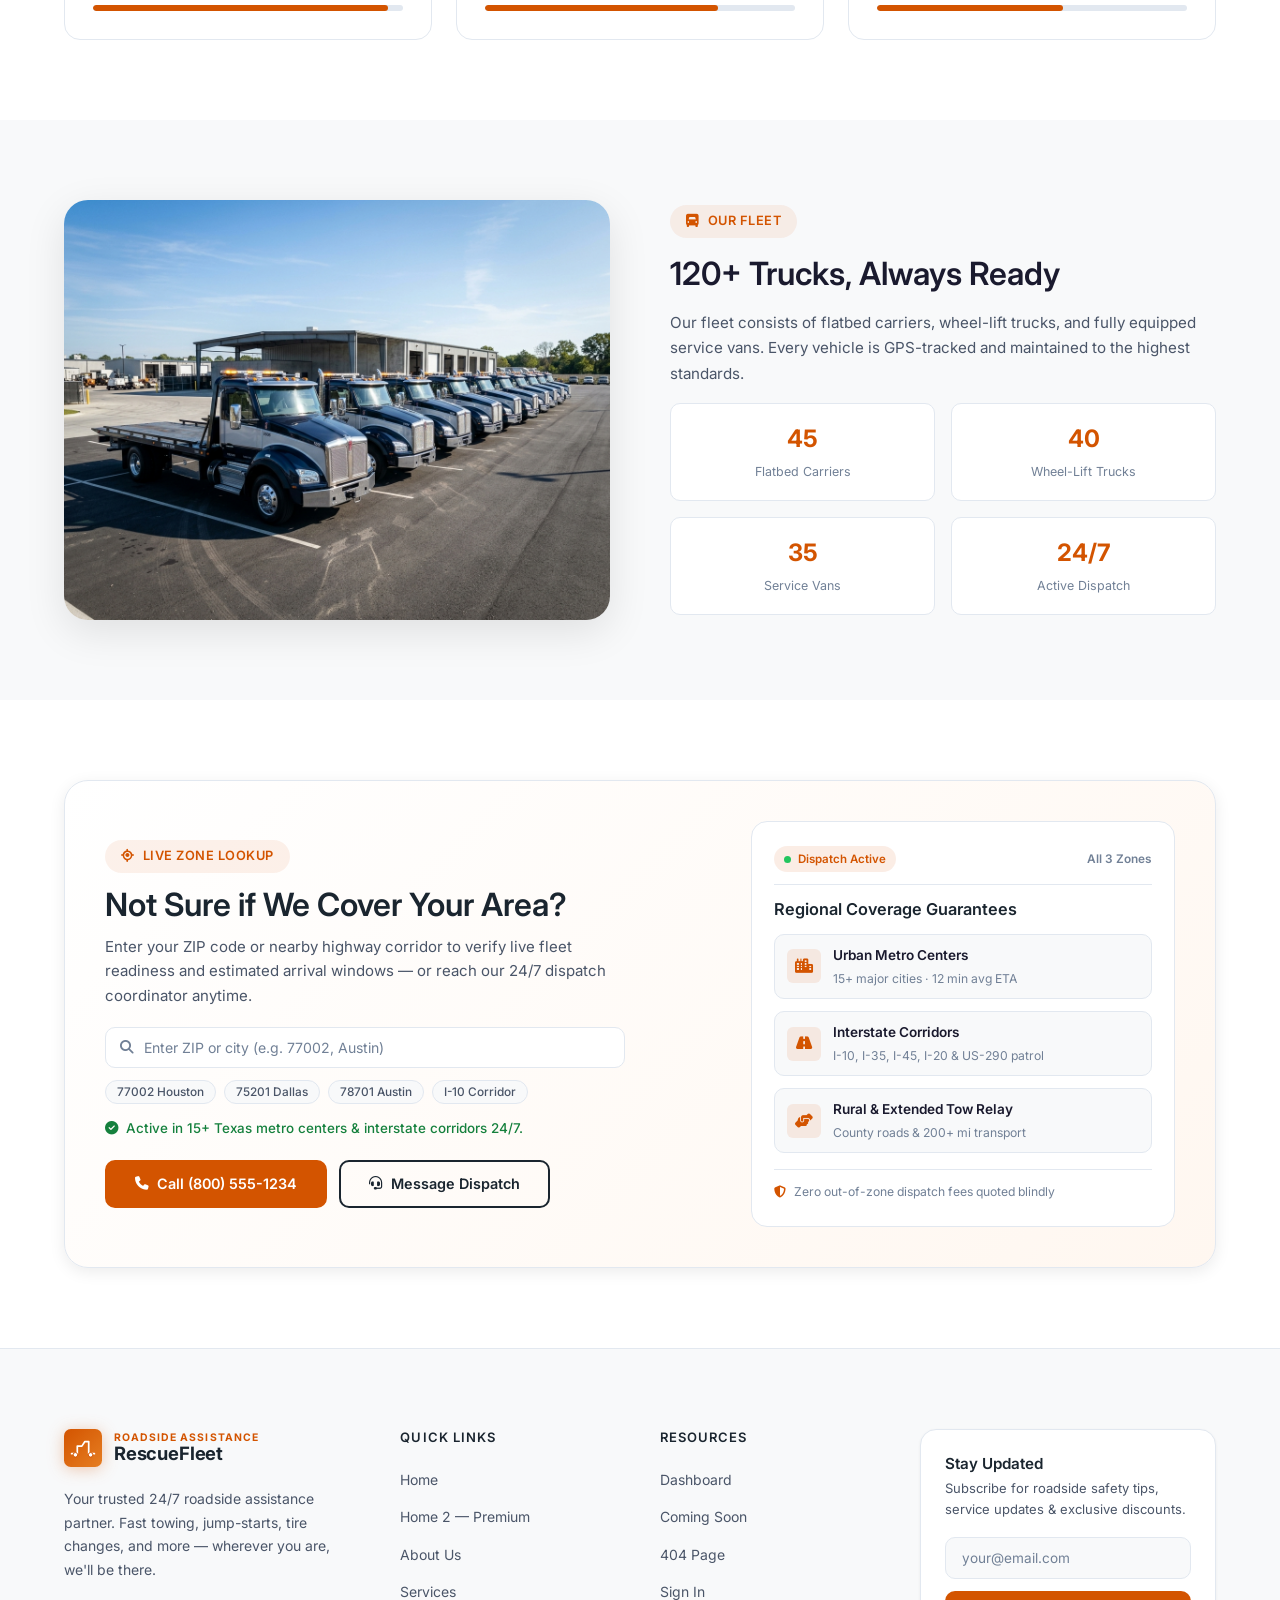
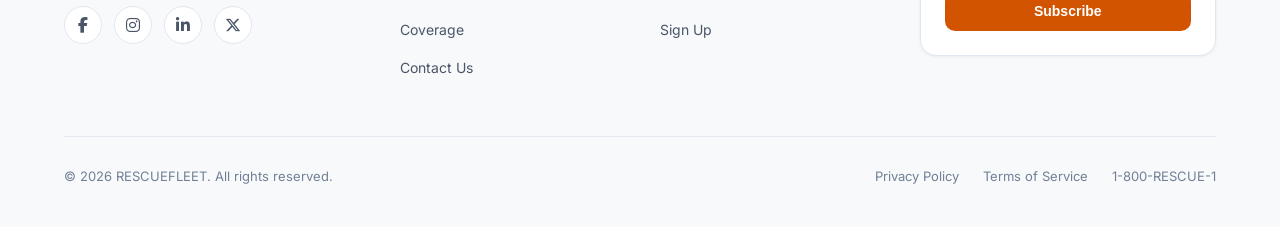
<file: coverage.html>
<!DOCTYPE html>
<html lang="en" dir="ltr">
<head>
    <meta charset="UTF-8">
    <meta name="viewport" content="width=device-width, initial-scale=1.0">
    <title>Coverage Areas — RescueFleet</title>
    <link rel="icon" type="image/svg+xml" href="favicon.svg">
    <link rel="preconnect" href="https://fonts.googleapis.com">
    <link rel="preconnect" href="https://fonts.gstatic.com" crossorigin>
    <link href="https://fonts.googleapis.com/css2?family=Inter:wght@300;400;500;600;700;800&display=swap" rel="stylesheet">
    <link rel="stylesheet" href="https://cdnjs.cloudflare.com/ajax/libs/font-awesome/6.5.1/css/all.min.css">
    <link rel="stylesheet" href="style.css">
</head>
<body data-page="inner">

<div id="navbar"></div>

<!-- SECTION 1 — PAGE BANNER -->
<section class="page-banner page-banner--photo">
    <img src="assets/images/banner-coverage.jpg" alt="Multi-lane highway interchange and city horizon lit at twilight" class="page-banner-bg">
    <div class="page-banner-overlay" aria-hidden="true"></div>
    <div class="container">
        <div class="scroll-reveal" style="text-align: center;">
            <span class="section-label"><i class="fa-solid fa-map-location-dot"></i> Coverage</span>
            <h1 class="page-banner-title">Our Coverage Areas</h1>
            <p class="page-banner-subtitle">We provide 24/7 roadside assistance across a wide network of cities, suburbs, and highway corridors.</p>
        </div>
    </div>
</section>

<!-- SECTION 2 — COVERAGE OVERVIEW (Split) -->
<section class="section">
    <div class="container">
        <div class="split-section scroll-reveal">
            <div class="split-content">
                <span class="section-label"><i class="fa-solid fa-globe"></i> Service Network</span>
                <h2 class="section-title">35+ Cities, One Reliable Network</h2>
                <p style="color: var(--text-secondary); line-height: 1.7; margin-bottom: 16px;">
                    RescueFleet has strategically positioned trucks and service centers across the state to ensure maximum coverage. Whether you're in a bustling downtown, a quiet suburb, or stranded on a remote highway, our GPS-tracked fleet can reach you quickly.
                </p>
                <p style="color: var(--text-secondary); line-height: 1.7; margin-bottom: 24px;">
                    Our AI-powered dispatch system identifies the nearest available truck and routes it to your location using real-time traffic data, ensuring the fastest possible response time.
                </p>
                <div class="split-inline-stats">
                    <div style="text-align: center;">
                        <span style="font-size: 1.8rem; font-weight: 700; color: var(--primary); display: block;" class="counter" data-target="35">0</span>
                        <span style="font-size: 0.78rem; color: var(--text-muted);">Cities Covered</span>
                    </div>
                    <div style="text-align: center;">
                        <span style="font-size: 1.8rem; font-weight: 700; color: var(--primary); display: block;" class="counter" data-target="120">0</span>
                        <span style="font-size: 0.78rem; color: var(--text-muted);">Active Trucks</span>
                    </div>
                    <div style="text-align: center;">
                        <span style="font-size: 1.8rem; font-weight: 700; color: var(--primary); display: block;" class="counter" data-target="500">0</span>
                        <span style="font-size: 0.78rem; color: var(--text-muted);">Mile Radius</span>
                    </div>
                </div>
            </div>
            <div class="split-image">
                <img src="assets/images/coverage-dispatch-map.jpg" alt="Map view of service area">
            </div>
        </div>
    </div>
</section>

<!-- SECTION 3 — ZONE CARDS (3 Zones) -->
<section class="section" style="background: var(--bg-alt);">
    <div class="container">
        <div class="text-center scroll-reveal" style="max-width: 600px; margin: 0 auto 48px;">
            <span class="section-label"><i class="fa-solid fa-layer-group"></i> Service Zones</span>
            <h2 class="section-title">Coverage by Zone Type</h2>
            <p class="section-subtitle">Different zones, same high-quality service. Response times vary based on location type.</p>
        </div>
        <div class="zone-grid scroll-reveal">
            <div class="zone-card">
                <div class="zone-card-icon"><i class="fa-solid fa-city"></i></div>
                <h3>Downtown & Urban Core</h3>
                <p>Full-service coverage across major city hubs. High local unit density ensures quick downtown response within 10–15 minutes.</p>
                <div>
                    <div style="display: flex; justify-content: space-between; font-size: 0.82rem; margin-bottom: 8px;">
                        <span style="color: var(--text-muted);">Response Time</span>
                        <span style="font-weight: 600; color: var(--primary);">10-15 min</span>
                    </div>
                    <div class="dash-progress-track"><div class="dash-progress-fill" style="width: 90%;"></div></div>
                </div>
            </div>
            <div class="zone-card">
                <div class="zone-card-icon"><i class="fa-solid fa-house-chimney"></i></div>
                <h3>Suburban Communities</h3>
                <p>Extended roadside reach into local neighborhoods, shopping districts, and outer residential communities around the clock.</p>
                <div>
                    <div style="display: flex; justify-content: space-between; font-size: 0.82rem; margin-bottom: 8px;">
                        <span style="color: var(--text-muted);">Response Time</span>
                        <span style="font-weight: 600; color: var(--primary);">15-25 min</span>
                    </div>
                    <div class="dash-progress-track"><div class="dash-progress-fill" style="width: 70%;"></div></div>
                </div>
            </div>
            <div class="zone-card">
                <div class="zone-card-icon"><i class="fa-solid fa-road"></i></div>
                <h3>Highways & Interstates</h3>
                <p>Coverage along all major interstate corridors, toll roads, state highways, and rural routes connecting cities across the region.</p>
                <div>
                    <div style="display: flex; justify-content: space-between; font-size: 0.82rem; margin-bottom: 8px;">
                        <span style="color: var(--text-muted);">Response Time</span>
                        <span style="font-weight: 600; color: var(--primary);">20-30 min</span>
                    </div>
                    <div class="dash-progress-track"><div class="dash-progress-fill" style="width: 55%;"></div></div>
                </div>
            </div>
        </div>
    </div>
</section>

<!-- SECTION 4 — AREAS SERVED (Pills) -->
<section class="section">
    <div class="container">
        <div class="text-center scroll-reveal" style="max-width: 600px; margin: 0 auto 48px;">
            <span class="section-label"><i class="fa-solid fa-location-dot"></i> Cities & Towns</span>
            <h2 class="section-title">All Areas We Serve</h2>
            <p class="section-subtitle">Our network spans major cities, surrounding suburbs, and connecting highways.</p>
        </div>
        <div class="scroll-reveal" style="display: flex; flex-wrap: wrap; gap: 10px; justify-content: center; max-width: 900px; margin: 0 auto;">
            <span class="area-pill">Houston</span>
            <span class="area-pill">Dallas</span>
            <span class="area-pill">San Antonio</span>
            <span class="area-pill">Austin</span>
            <span class="area-pill">Fort Worth</span>
            <span class="area-pill">El Paso</span>
            <span class="area-pill">Arlington</span>
            <span class="area-pill">Plano</span>
            <span class="area-pill">Corpus Christi</span>
            <span class="area-pill">Lubbock</span>
            <span class="area-pill">Laredo</span>
            <span class="area-pill">Irving</span>
            <span class="area-pill">Garland</span>
            <span class="area-pill">Frisco</span>
            <span class="area-pill">McKinney</span>
            <span class="area-pill">Amarillo</span>
            <span class="area-pill">Grand Prairie</span>
            <span class="area-pill">Brownsville</span>
            <span class="area-pill">Pasadena</span>
            <span class="area-pill">Mesquite</span>
            <span class="area-pill">Killeen</span>
            <span class="area-pill">McAllen</span>
            <span class="area-pill">Waco</span>
            <span class="area-pill">Denton</span>
            <span class="area-pill">Carrollton</span>
            <span class="area-pill">Round Rock</span>
            <span class="area-pill">Midland</span>
            <span class="area-pill">Pearland</span>
            <span class="area-pill">Lewisville</span>
            <span class="area-pill">Tyler</span>
        </div>
    </div>
</section>

<!-- SECTION 5 — HIGHWAY COVERAGE (Split Reverse) -->
<section class="section" style="background: var(--bg-alt);">
    <div class="container">
        <div class="split-section reverse scroll-reveal">
            <div class="split-content">
                <span class="section-label"><i class="fa-solid fa-road"></i> Highway Coverage</span>
                <h2 class="section-title">Major Highway Corridors</h2>
                <p style="color: var(--text-secondary); line-height: 1.7; margin-bottom: 16px;">
                    We maintain active coverage along all major interstate highways in the state. Our highway teams are specially trained for high-speed roadside situations and work closely with highway patrol for safe operations.
                </p>
                <div class="split-checklist split-checklist--corridors">
                    <div class="split-checklist-item">
                        <i class="fa-solid fa-road"></i>
                        <span>I-10 — Houston to El Paso</span>
                    </div>
                    <div class="split-checklist-item">
                        <i class="fa-solid fa-road"></i>
                        <span>I-35 — Laredo to Dallas</span>
                    </div>
                    <div class="split-checklist-item">
                        <i class="fa-solid fa-road"></i>
                        <span>I-45 — Houston to Dallas</span>
                    </div>
                    <div class="split-checklist-item">
                        <i class="fa-solid fa-road"></i>
                        <span>I-20 — West Texas Corridor</span>
                    </div>
                    <div class="split-checklist-item">
                        <i class="fa-solid fa-road"></i>
                        <span>US-290 — Houston to Austin</span>
                    </div>
                </div>
            </div>
            <div class="split-image">
                <img src="assets/images/highway-corridor-sunset.jpg" alt="Highway at sunset">
            </div>
        </div>
    </div>
</section>

<!-- SECTION 6 — RESPONSE TIMES -->
<section class="section">
    <div class="container">
        <div class="text-center scroll-reveal" style="max-width: 600px; margin: 0 auto 48px;">
            <span class="section-label"><i class="fa-solid fa-gauge-high"></i> Response Times</span>
            <h2 class="section-title">How Fast We Reach You</h2>
            <p class="section-subtitle">Our AI-powered dispatch and GPS tracking ensure rapid response across all zones.</p>
        </div>
        <div class="response-grid scroll-reveal">
            <div class="response-card">
                <h3>Urban Metro</h3>
                <div class="response-time">12 min</div>
                <p style="font-size: 0.82rem; color: var(--text-muted);">Average in city centers</p>
                <div class="response-bar"><div class="response-bar-fill" style="width: 95%;"></div></div>
            </div>
            <div class="response-card">
                <h3>Suburban Areas</h3>
                <div class="response-time">18 min</div>
                <p style="font-size: 0.82rem; color: var(--text-muted);">Average in suburbs</p>
                <div class="response-bar"><div class="response-bar-fill" style="width: 75%;"></div></div>
            </div>
            <div class="response-card">
                <h3>Highway Corridors</h3>
                <div class="response-time">22 min</div>
                <p style="font-size: 0.82rem; color: var(--text-muted);">Average on highways</p>
                <div class="response-bar"><div class="response-bar-fill" style="width: 60%;"></div></div>
            </div>
        </div>
    </div>
</section>

<!-- SECTION 7 — FLEET INFO (Split) -->
<section class="section" style="background: var(--bg-alt);">
    <div class="container">
        <div class="split-section scroll-reveal">
            <div class="split-image">
                <img src="assets/images/coverage-fleet-lineup.jpg" alt="Tow truck fleet lineup">
            </div>
            <div class="split-content">
                <span class="section-label"><i class="fa-solid fa-truck-front"></i> Our Fleet</span>
                <h2 class="section-title">120+ Trucks, Always Ready</h2>
                <p style="color: var(--text-secondary); line-height: 1.7; margin-bottom: 16px;">
                    Our fleet consists of flatbed carriers, wheel-lift trucks, and fully equipped service vans. Every vehicle is GPS-tracked and maintained to the highest standards.
                </p>
                <div class="fleet-breakdown-grid">
                    <div style="background: var(--bg-card); border: 1px solid var(--border); border-radius: var(--radius-md); padding: 16px; text-align: center;">
                        <span style="font-size: 1.5rem; font-weight: 700; color: var(--primary); display: block;">45</span>
                        <span style="font-size: 0.78rem; color: var(--text-muted);">Flatbed Carriers</span>
                    </div>
                    <div style="background: var(--bg-card); border: 1px solid var(--border); border-radius: var(--radius-md); padding: 16px; text-align: center;">
                        <span style="font-size: 1.5rem; font-weight: 700; color: var(--primary); display: block;">40</span>
                        <span style="font-size: 0.78rem; color: var(--text-muted);">Wheel-Lift Trucks</span>
                    </div>
                    <div style="background: var(--bg-card); border: 1px solid var(--border); border-radius: var(--radius-md); padding: 16px; text-align: center;">
                        <span style="font-size: 1.5rem; font-weight: 700; color: var(--primary); display: block;">35</span>
                        <span style="font-size: 0.78rem; color: var(--text-muted);">Service Vans</span>
                    </div>
                    <div style="background: var(--bg-card); border: 1px solid var(--border); border-radius: var(--radius-md); padding: 16px; text-align: center;">
                        <span style="font-size: 1.5rem; font-weight: 700; color: var(--primary); display: block;">24/7</span>
                        <span style="font-size: 0.78rem; color: var(--text-muted);">Active Dispatch</span>
                    </div>
                </div>
            </div>
        </div>
    </div>
</section>

<!-- SECTION 8 — CTA -->
<section class="section">
    <div class="container">
        <div class="coverage-cta-card scroll-reveal" id="coverageCtaCard">
            <div class="coverage-cta-main">
                <span class="section-label"><i class="fa-solid fa-location-crosshairs"></i> Live Zone Lookup</span>
                <h2>Not Sure if We Cover Your Area?</h2>
                <p>Enter your ZIP code or nearby highway corridor to verify live fleet readiness and estimated arrival windows — or reach our 24/7 dispatch coordinator anytime.</p>
                <form class="coverage-zip-form" id="coverageZipForm">
                    <div class="coverage-zip-input-wrap">
                        <i class="fa-solid fa-magnifying-glass"></i>
                        <input type="text" id="coverageZipInput" placeholder="Enter ZIP or city (e.g. 77002, Austin)" aria-label="ZIP code or city" autocomplete="postal-code">
                    </div>
                </form>
                <div class="coverage-zip-chips" aria-label="Sample coverage locations">
                    <button type="button" class="coverage-zip-chip" data-loc="77002 Houston">77002 Houston</button>
                    <button type="button" class="coverage-zip-chip" data-loc="75201 Dallas">75201 Dallas</button>
                    <button type="button" class="coverage-zip-chip" data-loc="78701 Austin">78701 Austin</button>
                    <button type="button" class="coverage-zip-chip" data-loc="I-10 West Corridor">I-10 Corridor</button>
                </div>
                <div class="coverage-zip-result" id="coverageZipResult" aria-live="polite">
                    <i class="fa-solid fa-circle-check"></i>
                    <span>Active in 15+ Texas metro centers &amp; interstate corridors 24/7.</span>
                </div>
                <div class="coverage-cta-actions">
                    <a href="tel:+18005551234" class="btn btn-primary"><i class="fa-solid fa-phone"></i> Call (800) 555-1234</a>
                    <a href="contact.html" class="btn btn-secondary"><i class="fa-solid fa-headset"></i> Message Dispatch</a>
                </div>
            </div>
            <div class="coverage-cta-panel">
                <div class="coverage-panel-head">
                    <span class="coverage-live-badge"><span class="coverage-live-dot" aria-hidden="true"></span> Dispatch Active</span>
                    <span class="coverage-panel-tag">All 3 Zones</span>
                </div>
                <h3>Regional Coverage Guarantees</h3>
                <div class="coverage-zone-list">
                    <div class="coverage-zone-row">
                        <div class="coverage-zone-icon"><i class="fa-solid fa-city"></i></div>
                        <div class="coverage-zone-info">
                            <strong>Urban Metro Centers</strong>
                            <span>15+ major cities · 12 min avg ETA</span>
                        </div>
                    </div>
                    <div class="coverage-zone-row">
                        <div class="coverage-zone-icon"><i class="fa-solid fa-road"></i></div>
                        <div class="coverage-zone-info">
                            <strong>Interstate Corridors</strong>
                            <span>I-10, I-35, I-45, I-20 &amp; US-290 patrol</span>
                        </div>
                    </div>
                    <div class="coverage-zone-row">
                        <div class="coverage-zone-icon"><i class="fa-solid fa-handshake-angle"></i></div>
                        <div class="coverage-zone-info">
                            <strong>Rural &amp; Extended Tow Relay</strong>
                            <span>County roads &amp; 200+ mi transport</span>
                        </div>
                    </div>
                </div>
                <div class="coverage-panel-foot">
                    <i class="fa-solid fa-shield-halved"></i> Zero out-of-zone dispatch fees quoted blindly
                </div>
            </div>
        </div>
    </div>
</section>

<div id="footer"></div>
<div id="backToTop"></div>
<script src="components.js"></script>
</body>
</html>
</file>
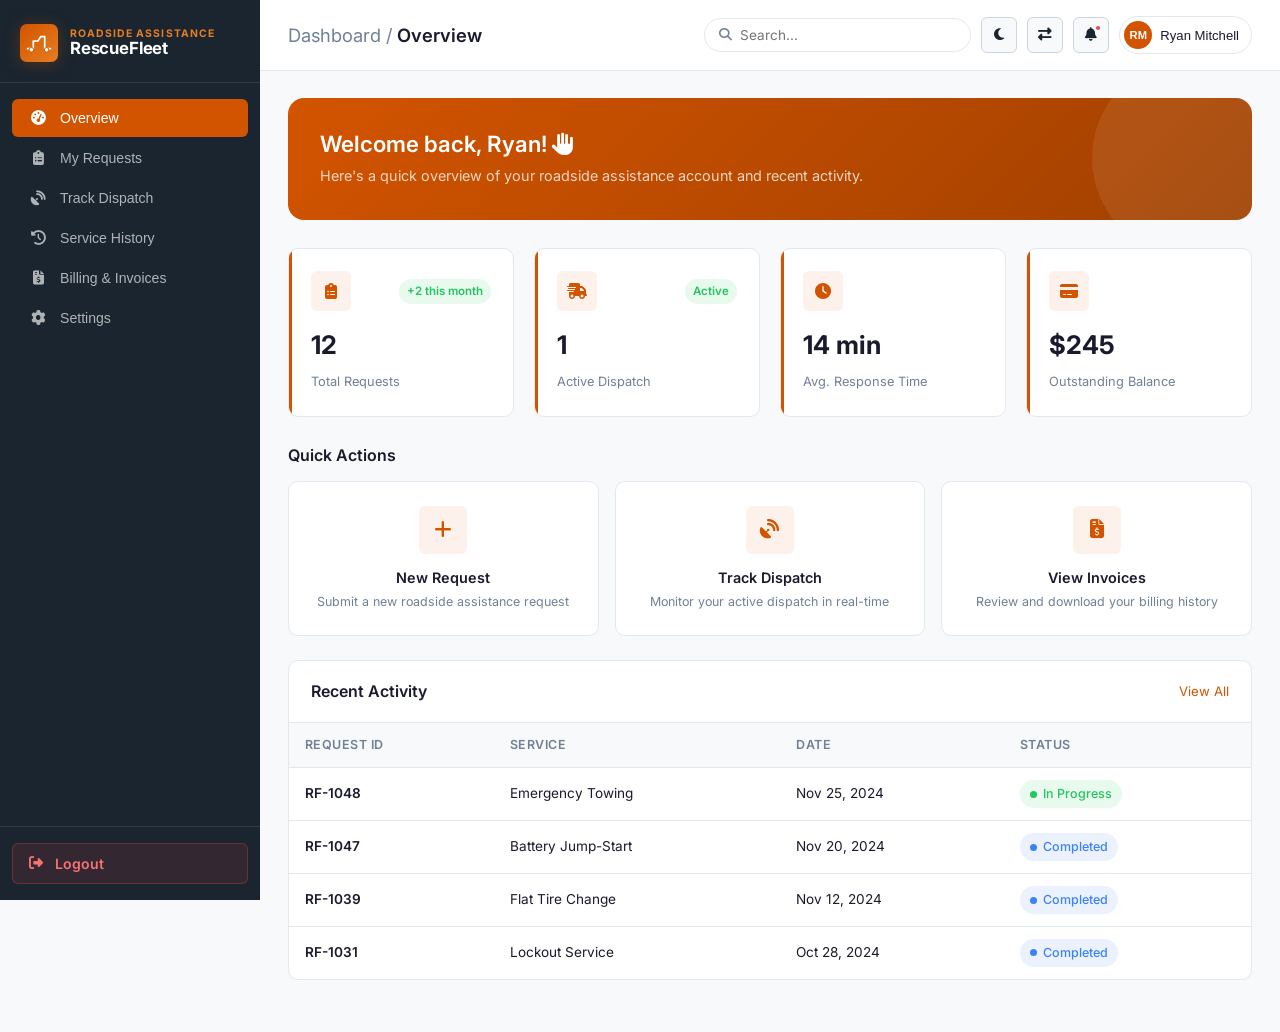
<file: dashboard.html>
<!DOCTYPE html>
<html lang="en" dir="ltr">

<head>
    <meta charset="UTF-8">
    <meta name="viewport" content="width=device-width, initial-scale=1.0">
    <title>Dashboard — RescueFleet</title>
    <link rel="icon" type="image/svg+xml" href="favicon.svg">
    <link rel="preconnect" href="https://fonts.googleapis.com">
    <link rel="preconnect" href="https://fonts.gstatic.com" crossorigin>
    <link href="https://fonts.googleapis.com/css2?family=Inter:wght@300;400;500;600;700;800&display=swap"
        rel="stylesheet">
    <link rel="stylesheet" href="https://cdnjs.cloudflare.com/ajax/libs/font-awesome/6.5.1/css/all.min.css">
    <link rel="stylesheet" href="style.css">
</head>

<body data-page="dashboard">

    <div class="dash-layout">
        <!-- ========== SIDEBAR ========== -->
        <aside class="dash-sidebar" id="dashSidebar">
            <div class="dash-sidebar-header">
                <a href="index.html" id="dashLogo" class="nav-logo" aria-label="RescueFleet Home"></a>
                <button type="button" class="dash-sidebar-close" onclick="closeSidebar()" aria-label="Close Sidebar">
                    <i class="fa-solid fa-xmark"></i>
                </button>
            </div>
            <nav class="dash-sidebar-nav">
                <button class="dash-nav-item active" onclick="switchTab('overview', this)">
                    <i class="fa-solid fa-gauge-high"></i><span class="dash-nav-label">Overview</span>
                </button>
                <button class="dash-nav-item" onclick="switchTab('requests', this)">
                    <i class="fa-solid fa-clipboard-list"></i><span class="dash-nav-label">My Requests</span>
                </button>
                <button class="dash-nav-item" onclick="switchTab('dispatch', this)">
                    <i class="fa-solid fa-satellite-dish"></i><span class="dash-nav-label">Track Dispatch</span>
                </button>
                <button class="dash-nav-item" onclick="switchTab('history', this)">
                    <i class="fa-solid fa-clock-rotate-left"></i><span class="dash-nav-label">Service History</span>
                </button>
                <button class="dash-nav-item" onclick="switchTab('billing', this)">
                    <i class="fa-solid fa-file-invoice-dollar"></i><span class="dash-nav-label">Billing &
                        Invoices</span>
                </button>
                <button class="dash-nav-item" onclick="switchTab('settings', this)">
                    <i class="fa-solid fa-gear"></i><span class="dash-nav-label">Settings</span>
                </button>
            </nav>
            <div class="dash-sidebar-footer">
                <button type="button" class="dash-logout-btn" onclick="openLogoutModal()">
                    <i class="fa-solid fa-right-from-bracket"></i><span class="dash-nav-label">Logout</span>
                </button>
            </div>
        </aside>

        <!-- Overlay for mobile sidebar -->
        <div class="dash-sidebar-overlay" id="sidebarOverlay" onclick="closeSidebar()"></div>

        <!-- ========== MAIN ========== -->
        <main class="dash-main">
            <!-- Header -->
            <header class="dash-header">
                <div class="dash-header-left">
                    <button class="dash-mobile-toggle" onclick="openSidebar()"><i class="fa-solid fa-bars"></i></button>
                    <h1 class="dash-header-title"><span class="dash-title-prefix">Dashboard / </span><span
                            id="pageTitle">Overview</span></h1>
                </div>
                <div class="dash-header-right">
                    <div class="dash-search-box">
                        <i class="fa-solid fa-magnifying-glass"></i>
                        <input type="text" placeholder="Search..." id="dashSearch">
                    </div>
                    <button class="dash-hdr-pill-btn" onclick="toggleDark()" title="Dark Mode"><i
                            class="fa-solid fa-moon"></i></button>
                    <button class="dash-hdr-pill-btn" onclick="toggleRTL()" title="RTL"><i
                            class="fa-solid fa-right-left"></i></button>
                    <!-- Notifications -->
                    <div style="position: relative;">
                        <button class="dash-hdr-pill-btn dash-notif-btn" onclick="toggleNotifications()">
                            <i class="fa-solid fa-bell"></i>
                            <span class="dash-notif-dot"></span>
                        </button>
                        <div class="dash-notif-dropdown" id="notifDropdown">
                            <div class="dash-notif-header">
                                <span>Notifications</span>
                                <a href="#"
                                    style="font-size: 0.75rem; color: var(--primary); text-decoration: none;">Mark all
                                    read</a>
                            </div>
                            <div class="dash-notif-list">
                                <div class="dash-notif-item">
                                    <i class="fa-solid fa-truck"></i>
                                    <div>
                                        <p>Truck #42 dispatched to your location</p>
                                        <span class="dash-notif-time">5 minutes ago</span>
                                    </div>
                                </div>
                                <div class="dash-notif-item">
                                    <i class="fa-solid fa-check-circle"></i>
                                    <div>
                                        <p>Service request #RF-1047 completed</p>
                                        <span class="dash-notif-time">2 hours ago</span>
                                    </div>
                                </div>
                                <div class="dash-notif-item">
                                    <i class="fa-solid fa-file-invoice"></i>
                                    <div>
                                        <p>Invoice #INV-2024-089 is ready for review</p>
                                        <span class="dash-notif-time">Yesterday</span>
                                    </div>
                                </div>
                                <div class="dash-notif-item">
                                    <i class="fa-solid fa-gift"></i>
                                    <div>
                                        <p>Your Pro membership renews in 7 days</p>
                                        <span class="dash-notif-time">2 days ago</span>
                                    </div>
                                </div>
                            </div>
                        </div>
                    </div>
                    <!-- Profile -->
                    <button class="dash-profile-btn">
                        <div class="avatar">RM</div>
                        <span>Ryan Mitchell</span>
                    </button>
                </div>
            </header>

            <!-- Body -->
            <div class="dash-body">

                <!-- ===== TAB: OVERVIEW ===== -->
                <div class="dash-tab-content active" id="tab-overview">
                    <div class="dash-welcome">
                        <h2>Welcome back, Ryan! <i class="fa-solid fa-hand"></i></h2>
                        <p>Here's a quick overview of your roadside assistance account and recent activity.</p>
                    </div>

                    <div class="dash-metrics">
                        <div class="dash-metric-card">
                            <div class="dash-metric-header">
                                <div class="dash-metric-icon"><i class="fa-solid fa-clipboard-list"></i></div>
                                <span class="dash-metric-change up">+2 this month</span>
                            </div>
                            <span class="dash-metric-value">12</span>
                            <span class="dash-metric-label">Total Requests</span>
                        </div>
                        <div class="dash-metric-card">
                            <div class="dash-metric-header">
                                <div class="dash-metric-icon"><i class="fa-solid fa-truck-fast"></i></div>
                                <span class="dash-metric-change up">Active</span>
                            </div>
                            <span class="dash-metric-value">1</span>
                            <span class="dash-metric-label">Active Dispatch</span>
                        </div>
                        <div class="dash-metric-card">
                            <div class="dash-metric-header">
                                <div class="dash-metric-icon"><i class="fa-solid fa-clock"></i></div>
                            </div>
                            <span class="dash-metric-value">14 min</span>
                            <span class="dash-metric-label">Avg. Response Time</span>
                        </div>
                        <div class="dash-metric-card">
                            <div class="dash-metric-header">
                                <div class="dash-metric-icon"><i class="fa-solid fa-credit-card"></i></div>
                            </div>
                            <span class="dash-metric-value">$245</span>
                            <span class="dash-metric-label">Outstanding Balance</span>
                        </div>
                    </div>

                    <!-- Quick Actions -->
                    <h3 style="font-size: 1rem; font-weight: 600; margin-bottom: 16px;">Quick Actions</h3>
                    <div class="dash-ops-grid">
                        <div class="dash-ops-card"
                            onclick="switchTab('requests', document.querySelectorAll('.dash-nav-item')[1])">
                            <div class="dash-ops-icon"><i class="fa-solid fa-plus"></i></div>
                            <div class="dash-ops-title">New Request</div>
                            <div class="dash-ops-desc">Submit a new roadside assistance request</div>
                        </div>
                        <div class="dash-ops-card"
                            onclick="switchTab('dispatch', document.querySelectorAll('.dash-nav-item')[2])">
                            <div class="dash-ops-icon"><i class="fa-solid fa-satellite-dish"></i></div>
                            <div class="dash-ops-title">Track Dispatch</div>
                            <div class="dash-ops-desc">Monitor your active dispatch in real-time</div>
                        </div>
                        <div class="dash-ops-card"
                            onclick="switchTab('billing', document.querySelectorAll('.dash-nav-item')[4])">
                            <div class="dash-ops-icon"><i class="fa-solid fa-file-invoice-dollar"></i></div>
                            <div class="dash-ops-title">View Invoices</div>
                            <div class="dash-ops-desc">Review and download your billing history</div>
                        </div>
                    </div>

                    <!-- Recent Activity -->
                    <div class="dash-panel">
                        <div class="dash-panel-header">
                            <span class="dash-panel-title">Recent Activity</span>
                            <a href="#" style="font-size: 0.82rem; color: var(--primary); text-decoration: none;"
                                onclick="switchTab('history', document.querySelectorAll('.dash-nav-item')[3]); return false;">View
                                All</a>
                        </div>
                        <div class="dash-table-responsive">
                            <table class="dash-table-custom">
                                <thead>
                                    <tr>
                                        <th>Request ID</th>
                                        <th>Service</th>
                                        <th>Date</th>
                                        <th>Status</th>
                                    </tr>
                                </thead>
                                <tbody>
                                    <tr>
                                        <td style="font-weight: 600;">RF-1048</td>
                                        <td>Emergency Towing</td>
                                        <td>Nov 25, 2024</td>
                                        <td><span class="dash-status active"><span class="dash-status-dot"></span> In
                                                Progress</span></td>
                                    </tr>
                                    <tr>
                                        <td style="font-weight: 600;">RF-1047</td>
                                        <td>Battery Jump-Start</td>
                                        <td>Nov 20, 2024</td>
                                        <td><span class="dash-status completed"><span class="dash-status-dot"></span>
                                                Completed</span></td>
                                    </tr>
                                    <tr>
                                        <td style="font-weight: 600;">RF-1039</td>
                                        <td>Flat Tire Change</td>
                                        <td>Nov 12, 2024</td>
                                        <td><span class="dash-status completed"><span class="dash-status-dot"></span>
                                                Completed</span></td>
                                    </tr>
                                    <tr>
                                        <td style="font-weight: 600;">RF-1031</td>
                                        <td>Lockout Service</td>
                                        <td>Oct 28, 2024</td>
                                        <td><span class="dash-status completed"><span class="dash-status-dot"></span>
                                                Completed</span></td>
                                    </tr>
                                </tbody>
                            </table>
                        </div>
                    </div>
                </div>

                <!-- ===== TAB: MY REQUESTS ===== -->
                <div class="dash-tab-content" id="tab-requests">
                    <div
                        style="display: flex; align-items: center; justify-content: space-between; margin-bottom: 24px; flex-wrap: wrap; gap: 12px;">
                        <h2 style="font-size: 1.3rem; font-weight: 600;">My Requests</h2>
                        <button class="btn btn-primary btn-sm"><i class="fa-solid fa-plus"></i> New Request</button>
                    </div>
                    <div class="dash-panel">
                        <div class="dash-panel-header">
                            <span class="dash-panel-title">All Service Requests</span>
                            <div class="dash-search-box" style="min-width: 200px;">
                                <i class="fa-solid fa-magnifying-glass"></i>
                                <input type="text" placeholder="Search requests...">
                            </div>
                        </div>
                        <div class="dash-table-responsive">
                            <table class="dash-table-custom">
                                <thead>
                                    <tr>
                                        <th>ID</th>
                                        <th>Service Type</th>
                                        <th>Vehicle</th>
                                        <th>Date</th>
                                        <th>Amount</th>
                                        <th>Status</th>
                                    </tr>
                                </thead>
                                <tbody>
                                    <tr>
                                        <td style="font-weight: 600;">RF-1048</td>
                                        <td>Emergency Towing</td>
                                        <td>2022 Honda Civic</td>
                                        <td>Nov 25, 2024</td>
                                        <td>$95.00</td>
                                        <td><span class="dash-status active"><span class="dash-status-dot"></span> In
                                                Progress</span></td>
                                    </tr>
                                    <tr>
                                        <td style="font-weight: 600;">RF-1047</td>
                                        <td>Battery Jump-Start</td>
                                        <td>2022 Honda Civic</td>
                                        <td>Nov 20, 2024</td>
                                        <td>$55.00</td>
                                        <td><span class="dash-status completed"><span class="dash-status-dot"></span>
                                                Completed</span></td>
                                    </tr>
                                    <tr>
                                        <td style="font-weight: 600;">RF-1039</td>
                                        <td>Flat Tire Change</td>
                                        <td>2020 Toyota Camry</td>
                                        <td>Nov 12, 2024</td>
                                        <td>$60.00</td>
                                        <td><span class="dash-status completed"><span class="dash-status-dot"></span>
                                                Completed</span></td>
                                    </tr>
                                    <tr>
                                        <td style="font-weight: 600;">RF-1031</td>
                                        <td>Lockout Service</td>
                                        <td>2022 Honda Civic</td>
                                        <td>Oct 28, 2024</td>
                                        <td>$50.00</td>
                                        <td><span class="dash-status completed"><span class="dash-status-dot"></span>
                                                Completed</span></td>
                                    </tr>
                                    <tr>
                                        <td style="font-weight: 600;">RF-1024</td>
                                        <td>Fuel Delivery</td>
                                        <td>2020 Toyota Camry</td>
                                        <td>Oct 15, 2024</td>
                                        <td>$65.00</td>
                                        <td><span class="dash-status completed"><span class="dash-status-dot"></span>
                                                Completed</span></td>
                                    </tr>
                                    <tr>
                                        <td style="font-weight: 600;">RF-1018</td>
                                        <td>Emergency Towing</td>
                                        <td>2022 Honda Civic</td>
                                        <td>Sep 30, 2024</td>
                                        <td>$120.00</td>
                                        <td><span class="dash-status completed"><span class="dash-status-dot"></span>
                                                Completed</span></td>
                                    </tr>
                                    <tr>
                                        <td style="font-weight: 600;">RF-1005</td>
                                        <td>Battery Jump-Start</td>
                                        <td>2020 Toyota Camry</td>
                                        <td>Sep 12, 2024</td>
                                        <td>$55.00</td>
                                        <td><span class="dash-status cancelled"><span class="dash-status-dot"></span>
                                                Cancelled</span></td>
                                    </tr>
                                    <tr>
                                        <td style="font-weight: 600;">RF-0998</td>
                                        <td>Flatbed Towing</td>
                                        <td>2022 Honda Civic</td>
                                        <td>Sep 02, 2024</td>
                                        <td>$85.00</td>
                                        <td><span class="dash-status completed"><span class="dash-status-dot"></span>
                                                Completed</span></td>
                                    </tr>
                                    <tr>
                                        <td style="font-weight: 600;">RF-0991</td>
                                        <td>Flat Tire Change</td>
                                        <td>2020 Toyota Camry</td>
                                        <td>Aug 21, 2024</td>
                                        <td>$60.00</td>
                                        <td><span class="dash-status completed"><span class="dash-status-dot"></span>
                                                Completed</span></td>
                                    </tr>
                                    <tr>
                                        <td style="font-weight: 600;">RF-0984</td>
                                        <td>Winch-Out Service</td>
                                        <td>2022 Honda Civic</td>
                                        <td>Aug 09, 2024</td>
                                        <td>$110.00</td>
                                        <td><span class="dash-status completed"><span class="dash-status-dot"></span>
                                                Completed</span></td>
                                    </tr>
                                    <tr>
                                        <td style="font-weight: 600;">RF-0976</td>
                                        <td>Lockout Service</td>
                                        <td>2020 Toyota Camry</td>
                                        <td>Jul 26, 2024</td>
                                        <td>$50.00</td>
                                        <td><span class="dash-status completed"><span class="dash-status-dot"></span>
                                                Completed</span></td>
                                    </tr>
                                    <tr>
                                        <td style="font-weight: 600;">RF-0969</td>
                                        <td>Fuel Delivery</td>
                                        <td>2022 Honda Civic</td>
                                        <td>Jul 11, 2024</td>
                                        <td>$65.00</td>
                                        <td><span class="dash-status completed"><span class="dash-status-dot"></span>
                                                Completed</span></td>
                                    </tr>
                                </tbody>
                            </table>
                        </div>
                    </div>
                </div>

                <!-- ===== TAB: TRACK DISPATCH ===== -->
                <div class="dash-tab-content" id="tab-dispatch">
                    <h2 style="font-size: 1.3rem; font-weight: 600; margin-bottom: 24px;">Track Dispatch</h2>
                    <div class="dash-dispatch-card">
                        <div class="dash-dispatch-header">
                            <div class="dash-dispatch-id" style="display: flex; align-items: center; gap: 8px;"><i class="fa-solid fa-truck-fast"
                                    style="color: var(--primary);"></i><span>Request #RF-1048</span></div>
                            <span class="dash-status active"><span class="dash-status-dot"></span> In Progress</span>
                        </div>
                        <div class="dash-dispatch-info">
                            <div class="dash-dispatch-info-item"><label>Service Type</label><span>Emergency
                                    Towing</span></div>
                            <div class="dash-dispatch-info-item"><label>Assigned Truck</label><span>Truck #42 —
                                    Flatbed</span></div>
                            <div class="dash-dispatch-info-item"><label>ETA</label><span
                                    style="color: var(--primary); font-weight: 600;">8 minutes</span></div>
                            <div class="dash-dispatch-info-item"><label>Driver</label><span>Mike Stevens</span></div>
                            <div class="dash-dispatch-info-item"><label>Driver Phone</label><span>(555) 123-4567</span>
                            </div>
                            <div class="dash-dispatch-info-item"><label>Your Location</label><span>I-45 N, Mile Marker
                                    52</span></div>
                        </div>
                    </div>
                    <div class="live-map-card dash-dispatch-map" style="margin-bottom: 24px;">
                        <div class="dash-map-hud">
                            <span class="live-map-status" style="margin-bottom: 0;"><span class="cta-live-dot"
                                    aria-hidden="true"></span> Live GPS Telemetry · Truck #42</span>
                            <span class="dash-map-telemetry">3.4 mi away · 42 mph · Signal Strong</span>
                        </div>
                        <div class="live-map-frame">
                            <iframe class="live-map-iframe" title="Live GPS Dispatch Corridor — I-45 N, Houston, TX"
                                src="https://maps.google.com/maps?q=I-45%20North%2C%20Houston%2C%20TX&t=&z=13&ie=UTF8&iwloc=&output=embed"
                                loading="lazy" referrerpolicy="no-referrer-when-downgrade" allowfullscreen>
                            </iframe>
                        </div>
                        <div class="live-map-bar">
                            <div class="live-map-info">
                                <h3>Truck #42 En Route to I-45 N, Mile Marker 52</h3>
                                <p><i class="fa-solid fa-route"></i> Driver: Mike Stevens · Flatbed Carrier · ETA ~8 min
                                </p>
                            </div>
                            <div class="live-map-actions">
                                <a href="tel:+15551234567" class="btn btn-secondary btn-sm"><i
                                        class="fa-solid fa-phone"></i> Call Driver</a>
                                <a href="https://www.google.com/maps/search/?api=1&query=I-45+North,+Houston,+TX"
                                    target="_blank" rel="noopener noreferrer" class="btn btn-primary btn-sm"><i
                                        class="fa-solid fa-arrow-up-right-from-square"></i> Open Full Map</a>
                            </div>
                        </div>
                    </div>
                    <div class="dash-dispatch-split">
                        <div class="dash-panel">
                            <div class="dash-panel-header"><span class="dash-panel-title">Dispatch Progress</span></div>
                            <div class="dash-panel-body">
                                <div class="dash-timeline-track">
                                    <div class="dash-timeline-step done">
                                        <div class="dash-timeline-dot"></div>
                                        <h4>Request Received</h4>
                                        <p>Nov 25, 2024 at 3:12 PM</p>
                                    </div>
                                    <div class="dash-timeline-step done">
                                        <div class="dash-timeline-dot"></div>
                                        <h4>Truck Dispatched</h4>
                                        <p>Truck #42 assigned and en route — 3:14 PM</p>
                                    </div>
                                    <div class="dash-timeline-step active">
                                        <div class="dash-timeline-dot"></div>
                                        <h4>Driver En Route</h4>
                                        <p>Estimated arrival in 8 minutes</p>
                                    </div>
                                    <div class="dash-timeline-step">
                                        <div class="dash-timeline-dot"></div>
                                        <h4>On-Site Service</h4>
                                        <p>Waiting for driver arrival</p>
                                    </div>
                                    <div class="dash-timeline-step">
                                        <div class="dash-timeline-dot"></div>
                                        <h4>Service Complete</h4>
                                        <p>Pending completion</p>
                                    </div>
                                </div>
                            </div>
                        </div>
                        <div class="dash-panel dash-dispatch-photo-panel">
                            <div class="dash-panel-header">
                                <span class="dash-panel-title">Assigned Carrier · Truck #42</span>
                                <span class="dash-status active"><span class="dash-status-dot"></span>Route</span>
                            </div>
                            <div class="dash-panel-body">
                                <div class="dash-dispatch-photo-wrap">
                                    <img src="assets/images/dashboard-truck42-dispatch.jpg"
                                        alt="RescueFleet Truck #42 heavy flatbed carrier en route along I-45 North">
                                </div>
                                <div class="dash-dispatch-photo-caption">
                                    <div>
                                        <strong>Heavy-Duty Rollback Flatbed · Unit #42</strong>
                                        <span>Driver: Mike Stevens · Dispatched from North Houston Hub</span>
                                    </div>
                                    <span style="font-weight: 600; color: var(--primary);">ETA 8 min</span>
                                </div>
                            </div>
                        </div>
                    </div>
                </div>

                <!-- ===== TAB: SERVICE HISTORY ===== -->
                <div class="dash-tab-content" id="tab-history">
                    <h2 style="font-size: 1.3rem; font-weight: 600; margin-bottom: 24px;">Service History</h2>
                    <div class="dash-panel">
                        <div class="dash-panel-header">
                            <span class="dash-panel-title">Complete Service Record</span>
                            <select class="dash-custom-select"
                                style="width: auto; padding: 6px 32px 6px 10px; font-size: 0.82rem;">
                                <option>All Services</option>
                                <option>Towing</option>
                                <option>Jump-Start</option>
                                <option>Tire Change</option>
                                <option>Lockout</option>
                                <option>Fuel Delivery</option>
                            </select>
                        </div>
                        <div class="dash-table-responsive">
                            <table class="dash-table-custom">
                                <thead>
                                    <tr>
                                        <th>ID</th>
                                        <th>Service</th>
                                        <th>Vehicle</th>
                                        <th>Location</th>
                                        <th>Date</th>
                                        <th>Cost</th>
                                        <th>Rating</th>
                                    </tr>
                                </thead>
                                <tbody>
                                    <tr>
                                        <td style="font-weight:600;">RF-1047</td>
                                        <td>Battery Jump-Start</td>
                                        <td>2022 Honda Civic</td>
                                        <td>Downtown Houston</td>
                                        <td>Nov 20, 2024</td>
                                        <td>$55.00</td>
                                        <td><i class="fa-solid fa-star"
                                                style="color:var(--primary);font-size:0.75rem;"></i> 5.0</td>
                                    </tr>
                                    <tr>
                                        <td style="font-weight:600;">RF-1039</td>
                                        <td>Flat Tire Change</td>
                                        <td>2020 Toyota Camry</td>
                                        <td>US-290 Highway</td>
                                        <td>Nov 12, 2024</td>
                                        <td>$60.00</td>
                                        <td><i class="fa-solid fa-star"
                                                style="color:var(--primary);font-size:0.75rem;"></i> 4.8</td>
                                    </tr>
                                    <tr>
                                        <td style="font-weight:600;">RF-1031</td>
                                        <td>Lockout Service</td>
                                        <td>2022 Honda Civic</td>
                                        <td>Galleria Mall</td>
                                        <td>Oct 28, 2024</td>
                                        <td>$50.00</td>
                                        <td><i class="fa-solid fa-star"
                                                style="color:var(--primary);font-size:0.75rem;"></i> 5.0</td>
                                    </tr>
                                    <tr>
                                        <td style="font-weight:600;">RF-1024</td>
                                        <td>Fuel Delivery</td>
                                        <td>2020 Toyota Camry</td>
                                        <td>I-10 W Mile 85</td>
                                        <td>Oct 15, 2024</td>
                                        <td>$65.00</td>
                                        <td><i class="fa-solid fa-star"
                                                style="color:var(--primary);font-size:0.75rem;"></i> 4.5</td>
                                    </tr>
                                    <tr>
                                        <td style="font-weight:600;">RF-1018</td>
                                        <td>Emergency Towing</td>
                                        <td>2022 Honda Civic</td>
                                        <td>Katy Freeway</td>
                                        <td>Sep 30, 2024</td>
                                        <td>$120.00</td>
                                        <td><i class="fa-solid fa-star"
                                                style="color:var(--primary);font-size:0.75rem;"></i> 5.0</td>
                                    </tr>
                                    <tr>
                                        <td style="font-weight:600;">RF-0998</td>
                                        <td>Flatbed Towing</td>
                                        <td>2022 Honda Civic</td>
                                        <td>Beltway 8 West</td>
                                        <td>Sep 02, 2024</td>
                                        <td>$85.00</td>
                                        <td><i class="fa-solid fa-star"
                                                style="color:var(--primary);font-size:0.75rem;"></i> 4.9</td>
                                    </tr>
                                    <tr>
                                        <td style="font-weight:600;">RF-0991</td>
                                        <td>Flat Tire Change</td>
                                        <td>2020 Toyota Camry</td>
                                        <td>Loop 610 South</td>
                                        <td>Aug 21, 2024</td>
                                        <td>$60.00</td>
                                        <td><i class="fa-solid fa-star"
                                                style="color:var(--primary);font-size:0.75rem;"></i> 5.0</td>
                                    </tr>
                                    <tr>
                                        <td style="font-weight:600;">RF-0984</td>
                                        <td>Winch-Out Service</td>
                                        <td>2022 Honda Civic</td>
                                        <td>Memorial Park Rd</td>
                                        <td>Aug 09, 2024</td>
                                        <td>$110.00</td>
                                        <td><i class="fa-solid fa-star"
                                                style="color:var(--primary);font-size:0.75rem;"></i> 4.8</td>
                                    </tr>
                                    <tr>
                                        <td style="font-weight:600;">RF-0976</td>
                                        <td>Lockout Service</td>
                                        <td>2020 Toyota Camry</td>
                                        <td>Sugar Land Town Sq</td>
                                        <td>Jul 26, 2024</td>
                                        <td>$50.00</td>
                                        <td><i class="fa-solid fa-star"
                                                style="color:var(--primary);font-size:0.75rem;"></i> 5.0</td>
                                    </tr>
                                    <tr>
                                        <td style="font-weight:600;">RF-0969</td>
                                        <td>Fuel Delivery</td>
                                        <td>2022 Honda Civic</td>
                                        <td>I-59 SW Freeway</td>
                                        <td>Jul 11, 2024</td>
                                        <td>$65.00</td>
                                        <td><i class="fa-solid fa-star"
                                                style="color:var(--primary);font-size:0.75rem;"></i> 4.7</td>
                                    </tr>
                                </tbody>
                            </table>
                        </div>
                    </div>
                </div>

                <!-- ===== TAB: BILLING ===== -->
                <div class="dash-tab-content" id="tab-billing">
                    <h2 style="font-size: 1.3rem; font-weight: 600; margin-bottom: 24px;">Billing & Invoices</h2>
                    <div class="dash-billing-summary">
                        <div class="dash-billing-card"><span class="value">$245.00</span><span class="label">Outstanding
                                Balance</span></div>
                        <div class="dash-billing-card"><span class="value">$19.00</span><span class="label">Monthly Plan
                                (Pro)</span></div>
                        <div class="dash-billing-card"><span class="value">$685.00</span><span class="label">Total Spent
                                (2024)</span></div>
                    </div>
                    <div class="dash-panel" style="margin-bottom: 24px;">
                        <div class="dash-panel-header"><span class="dash-panel-title">Payment Method</span><button
                                class="btn btn-secondary btn-sm">Update</button></div>
                        <div class="dash-panel-body">
                            <div style="display: flex; align-items: center; gap: 16px;">
                                <div
                                    style="width: 48px; height: 32px; background: var(--secondary); border-radius: 4px; display: flex; align-items: center; justify-content: center;">
                                    <i class="fa-brands fa-cc-visa" style="color: #fff; font-size: 1.2rem;"></i></div>
                                <div>
                                    <div style="font-weight: 600; font-size: 0.9rem;">Visa ending in 4242</div>
                                    <div style="font-size: 0.78rem; color: var(--text-muted);">Expires 08/2026</div>
                                </div>
                            </div>
                        </div>
                    </div>
                    <div class="dash-panel">
                        <div class="dash-panel-header"><span class="dash-panel-title">Recent Invoices</span></div>
                        <div class="dash-table-responsive">
                            <table class="dash-table-custom">
                                <thead>
                                    <tr>
                                        <th>Invoice #</th>
                                        <th>Description</th>
                                        <th>Date</th>
                                        <th>Amount</th>
                                        <th>Status</th>
                                    </tr>
                                </thead>
                                <tbody>
                                    <tr>
                                        <td style="font-weight:600;">INV-2024-091</td>
                                        <td>Emergency Towing — RF-1048</td>
                                        <td>Nov 25, 2024</td>
                                        <td>$95.00</td>
                                        <td><span class="dash-status pending"><span class="dash-status-dot"></span>
                                                Pending</span></td>
                                    </tr>
                                    <tr>
                                        <td style="font-weight:600;">INV-2024-090</td>
                                        <td>Pro Membership — December</td>
                                        <td>Nov 25, 2024</td>
                                        <td>$19.00</td>
                                        <td><span class="dash-status pending"><span class="dash-status-dot"></span>
                                                Pending</span></td>
                                    </tr>
                                    <tr>
                                        <td style="font-weight:600;">INV-2024-089</td>
                                        <td>Battery Jump-Start — RF-1047</td>
                                        <td>Nov 20, 2024</td>
                                        <td>$55.00</td>
                                        <td><span class="dash-status completed"><span class="dash-status-dot"></span>
                                                Paid</span></td>
                                    </tr>
                                    <tr>
                                        <td style="font-weight:600;">INV-2024-085</td>
                                        <td>Pro Membership — November</td>
                                        <td>Oct 25, 2024</td>
                                        <td>$19.00</td>
                                        <td><span class="dash-status completed"><span class="dash-status-dot"></span>
                                                Paid</span></td>
                                    </tr>
                                    <tr>
                                        <td style="font-weight:600;">INV-2024-082</td>
                                        <td>Flat Tire Change — RF-1039</td>
                                        <td>Nov 12, 2024</td>
                                        <td>$60.00</td>
                                        <td><span class="dash-status completed"><span class="dash-status-dot"></span>
                                                Paid</span></td>
                                    </tr>
                                    <tr>
                                        <td style="font-weight:600;">INV-2024-079</td>
                                        <td>Lockout Service — RF-1031</td>
                                        <td>Oct 28, 2024</td>
                                        <td>$50.00</td>
                                        <td><span class="dash-status completed"><span class="dash-status-dot"></span>
                                                Paid</span></td>
                                    </tr>
                                    <tr>
                                        <td style="font-weight:600;">INV-2024-076</td>
                                        <td>Pro Membership — October</td>
                                        <td>Sep 25, 2024</td>
                                        <td>$19.00</td>
                                        <td><span class="dash-status completed"><span class="dash-status-dot"></span>
                                                Paid</span></td>
                                    </tr>
                                    <tr>
                                        <td style="font-weight:600;">INV-2024-072</td>
                                        <td>Emergency Towing — RF-1018</td>
                                        <td>Sep 30, 2024</td>
                                        <td>$120.00</td>
                                        <td><span class="dash-status completed"><span class="dash-status-dot"></span>
                                                Paid</span></td>
                                    </tr>
                                    <tr>
                                        <td style="font-weight:600;">INV-2024-068</td>
                                        <td>Flatbed Towing — RF-0998</td>
                                        <td>Sep 02, 2024</td>
                                        <td>$85.00</td>
                                        <td><span class="dash-status completed"><span class="dash-status-dot"></span>
                                                Paid</span></td>
                                    </tr>
                                    <tr>
                                        <td style="font-weight:600;">INV-2024-064</td>
                                        <td>Winch-Out Service — RF-0984</td>
                                        <td>Aug 09, 2024</td>
                                        <td>$110.00</td>
                                        <td><span class="dash-status completed"><span class="dash-status-dot"></span>
                                                Paid</span></td>
                                    </tr>
                                </tbody>
                            </table>
                        </div>
                    </div>
                </div>

                <!-- ===== TAB: SETTINGS ===== -->
                <div class="dash-tab-content" id="tab-settings">
                    <h2 style="font-size: 1.3rem; font-weight: 600; margin-bottom: 24px;">Account Settings</h2>
                    <!-- Personal Info -->
                    <div class="dash-panel">
                        <div class="dash-panel-header"><span class="dash-panel-title">Personal Information</span></div>
                        <div class="dash-panel-body">
                            <div class="dash-grid-2">
                                <div class="dash-form-group"><label class="dash-form-label">First Name</label><input
                                        class="dash-custom-input" type="text" value="Ryan"></div>
                                <div class="dash-form-group"><label class="dash-form-label">Last Name</label><input
                                        class="dash-custom-input" type="text" value="Mitchell"></div>
                                <div class="dash-form-group"><label class="dash-form-label">Email Address</label><input
                                        class="dash-custom-input" type="email" value="ryan.mitchell@email.com"></div>
                                <div class="dash-form-group"><label class="dash-form-label">Phone Number</label><input
                                        class="dash-custom-input" type="tel" value="+1 (555) 234-5678"></div>
                            </div>
                            <button class="btn btn-primary btn-sm" style="margin-top: 8px;"><i
                                    class="fa-solid fa-floppy-disk"></i> Save Changes</button>
                        </div>
                    </div>
                    <!-- Vehicle Info -->
                    <div class="dash-panel">
                        <div class="dash-panel-header"><span class="dash-panel-title">My Vehicles</span><button
                                class="btn btn-secondary btn-sm"><i class="fa-solid fa-plus"></i> Add Vehicle</button>
                        </div>
                        <div class="dash-table-responsive">
                            <table class="dash-table-custom">
                                <thead>
                                    <tr>
                                        <th>Vehicle</th>
                                        <th>Year</th>
                                        <th>Color</th>
                                        <th>License Plate</th>
                                        <th>Default</th>
                                    </tr>
                                </thead>
                                <tbody>
                                    <tr>
                                        <td style="font-weight:600;">Honda Civic</td>
                                        <td>2022</td>
                                        <td>Silver</td>
                                        <td>ABC-1234</td>
                                        <td><i class="fa-solid fa-circle-check" style="color:var(--primary);"></i></td>
                                    </tr>
                                    <tr>
                                        <td style="font-weight:600;">Toyota Camry</td>
                                        <td>2020</td>
                                        <td>White</td>
                                        <td>XYZ-5678</td>
                                        <td></td>
                                    </tr>
                                </tbody>
                            </table>
                        </div>
                    </div>
                    <!-- Notifications -->
                    <div class="dash-panel">
                        <div class="dash-panel-header"><span class="dash-panel-title">Notification Preferences</span>
                        </div>
                        <div class="dash-panel-body">
                            <div style="display: grid; gap: 16px;">
                                <label
                                    style="display: flex; align-items: center; justify-content: space-between; cursor: pointer;">
                                    <div>
                                        <div style="font-weight: 500; font-size: 0.9rem;">Dispatch Updates</div>
                                        <div style="font-size: 0.78rem; color: var(--text-muted);">Receive real-time
                                            updates on your dispatch status</div>
                                    </div>
                                    <input type="checkbox" checked
                                        style="accent-color: var(--primary); width: 18px; height: 18px;">
                                </label>
                                <label
                                    style="display: flex; align-items: center; justify-content: space-between; cursor: pointer;">
                                    <div>
                                        <div style="font-weight: 500; font-size: 0.9rem;">Billing Reminders</div>
                                        <div style="font-size: 0.78rem; color: var(--text-muted);">Get notified about
                                            upcoming payments and invoices</div>
                                    </div>
                                    <input type="checkbox" checked
                                        style="accent-color: var(--primary); width: 18px; height: 18px;">
                                </label>
                                <label
                                    style="display: flex; align-items: center; justify-content: space-between; cursor: pointer;">
                                    <div>
                                        <div style="font-weight: 500; font-size: 0.9rem;">Promotional Emails</div>
                                        <div style="font-size: 0.78rem; color: var(--text-muted);">Receive special
                                            offers and driving tips</div>
                                    </div>
                                    <input type="checkbox"
                                        style="accent-color: var(--primary); width: 18px; height: 18px;">
                                </label>
                                <label
                                    style="display: flex; align-items: center; justify-content: space-between; cursor: pointer;">
                                    <div>
                                        <div style="font-weight: 500; font-size: 0.9rem;">SMS Alerts</div>
                                        <div style="font-size: 0.78rem; color: var(--text-muted);">Get text alerts for
                                            critical dispatch and account updates</div>
                                    </div>
                                    <input type="checkbox" checked
                                        style="accent-color: var(--primary); width: 18px; height: 18px;">
                                </label>
                            </div>
                        </div>
                    </div>
                    <!-- Change Password -->
                    <div class="dash-panel">
                        <div class="dash-panel-header"><span class="dash-panel-title">Change Password</span></div>
                        <div class="dash-panel-body">
                            <div style="max-width: 400px;">
                                <div class="dash-form-group"><label class="dash-form-label">Current
                                        Password</label><input class="dash-custom-input" type="password"
                                        placeholder="Enter current password"></div>
                                <div class="dash-form-group"><label class="dash-form-label">New Password</label><input
                                        class="dash-custom-input" type="password" placeholder="Enter new password">
                                </div>
                                <div class="dash-form-group"><label class="dash-form-label">Confirm New
                                        Password</label><input class="dash-custom-input" type="password"
                                        placeholder="Confirm new password"></div>
                                <button class="btn btn-primary btn-sm"><i class="fa-solid fa-lock"></i> Update
                                    Password</button>
                            </div>
                        </div>
                    </div>
                </div>

            </div><!-- /dash-body -->
        </main>
    </div>

    <!-- Logout Confirmation Modal -->
    <div class="dash-modal-backdrop" id="logoutModal" role="dialog" aria-modal="true" aria-labelledby="logoutModalTitle"
        onclick="if(event.target===this) closeLogoutModal()">
        <div class="dash-modal-card">
            <div class="dash-modal-icon"><i class="fa-solid fa-right-from-bracket"></i></div>
            <h3 id="logoutModalTitle">Confirm Logout</h3>
            <p>Are you sure you want to log out of your RescueFleet dashboard session?</p>
            <div class="dash-modal-actions">
                <button type="button" class="btn btn-secondary" onclick="closeLogoutModal()">Cancel</button>
                <a href="index.html" class="btn dash-modal-confirm">Yes, Logout</a>
            </div>
        </div>
    </div>

    <script src="components.js"></script>
    <script>
        function openLogoutModal() {
            const modal = document.getElementById('logoutModal');
            if (modal) modal.classList.add('show');
        }
        function closeLogoutModal() {
            const modal = document.getElementById('logoutModal');
            if (modal) modal.classList.remove('show');
        }
        function switchTab(tabId, navItem) {
            document.querySelectorAll('.dash-tab-content').forEach(t => t.classList.remove('active'));
            document.querySelectorAll('.dash-nav-item').forEach(n => n.classList.remove('active'));
            const tab = document.getElementById('tab-' + tabId);
            if (tab) tab.classList.add('active');
            if (navItem) navItem.classList.add('active');
            const titles = { overview: 'Overview', requests: 'My Requests', dispatch: 'Track Dispatch', history: 'Service History', billing: 'Billing & Invoices', settings: 'Settings' };
            document.getElementById('pageTitle').textContent = titles[tabId] || tabId;
            closeSidebar();
        }
        function openSidebar() {
            document.getElementById('dashSidebar').classList.add('open');
            document.getElementById('sidebarOverlay').classList.add('show');
            document.body.style.overflow = 'hidden';
        }
        function closeSidebar() {
            document.getElementById('dashSidebar').classList.remove('open');
            document.getElementById('sidebarOverlay').classList.remove('show');
            document.body.style.overflow = '';
        }
        function toggleNotifications() {
            document.getElementById('notifDropdown').classList.toggle('show');
        }
        document.addEventListener('click', function (e) {
            const dd = document.getElementById('notifDropdown');
            if (dd && !e.target.closest('.dash-notif-btn') && !e.target.closest('.dash-notif-dropdown')) dd.classList.remove('show');
        });
        document.addEventListener('keydown', function (e) {
            if (e.key === 'Escape') closeLogoutModal();
        });
        document.addEventListener('DOMContentLoaded', function () {
            const logoEl = document.getElementById('dashLogo');
            if (logoEl && typeof BRAND_LOGO_HTML !== 'undefined') {
                logoEl.innerHTML = BRAND_LOGO_HTML;
            }
        });
    </script>
</body>

</html>
</file>
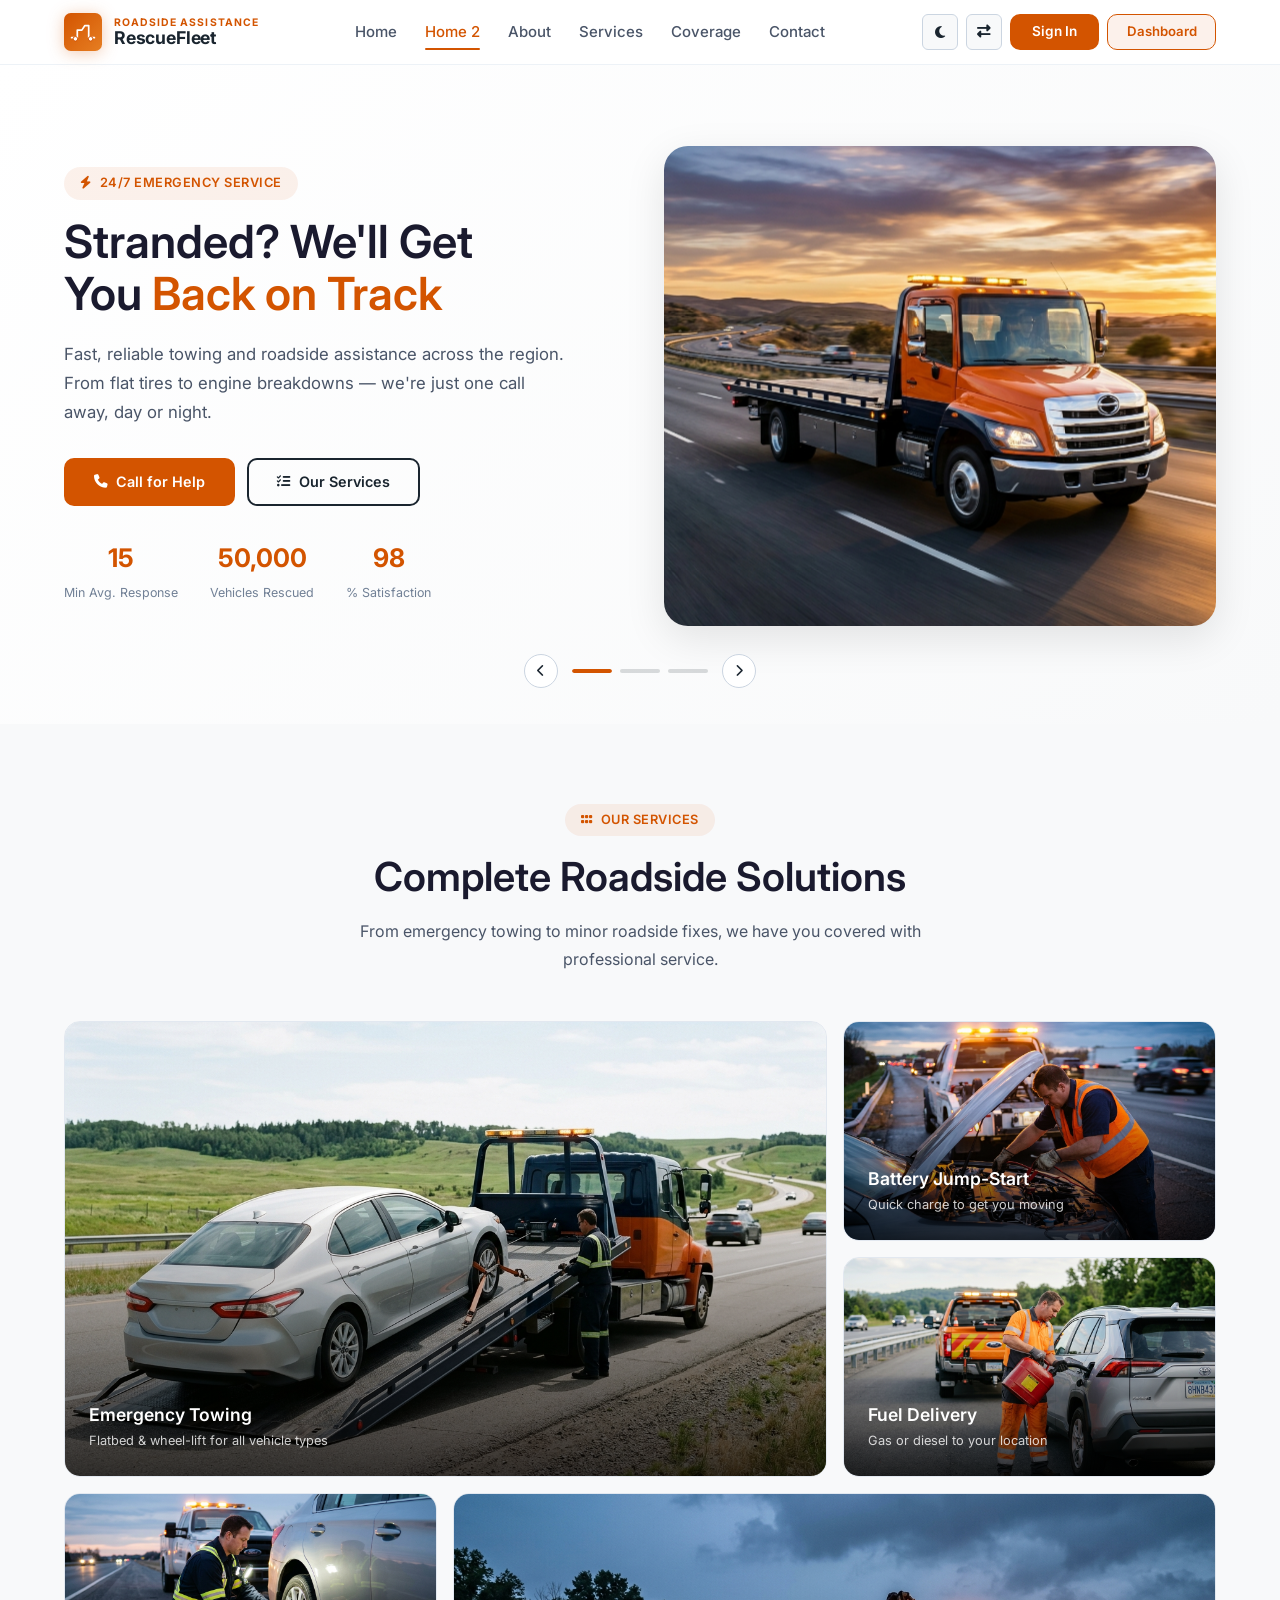
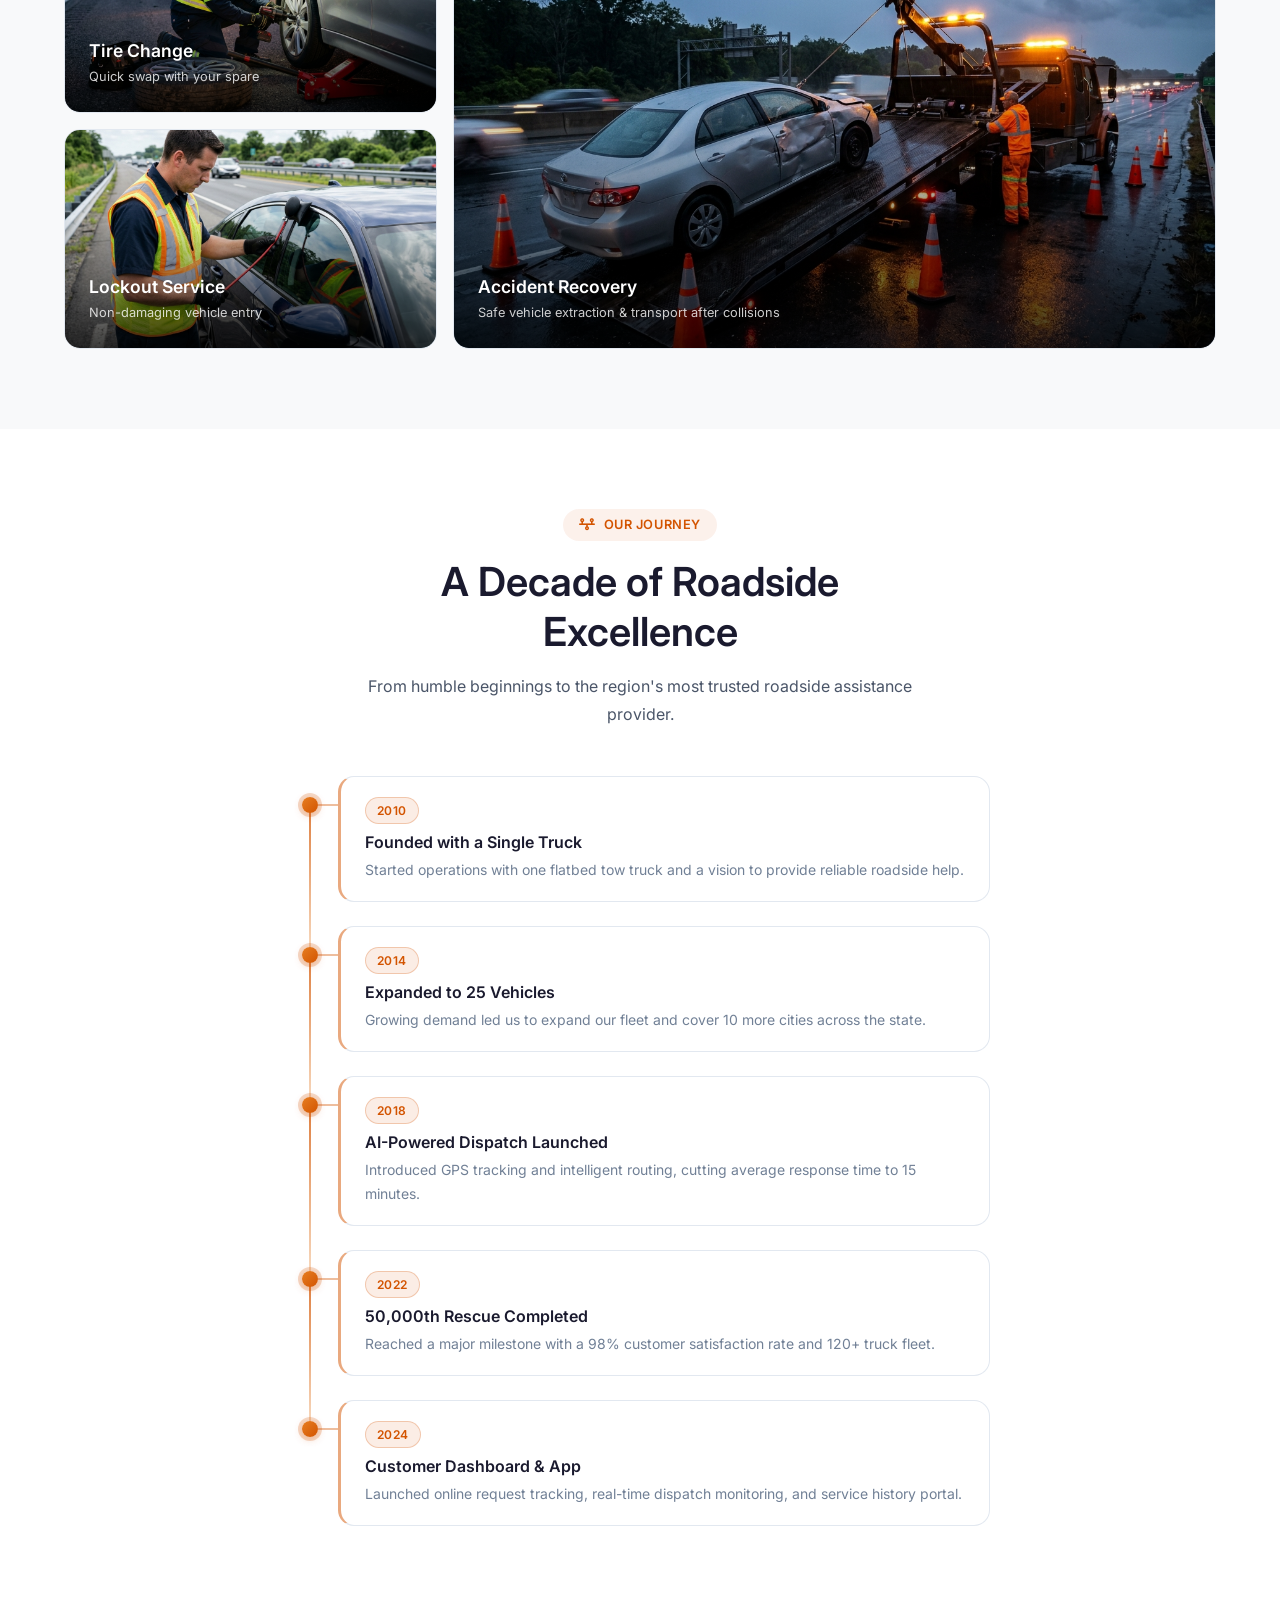
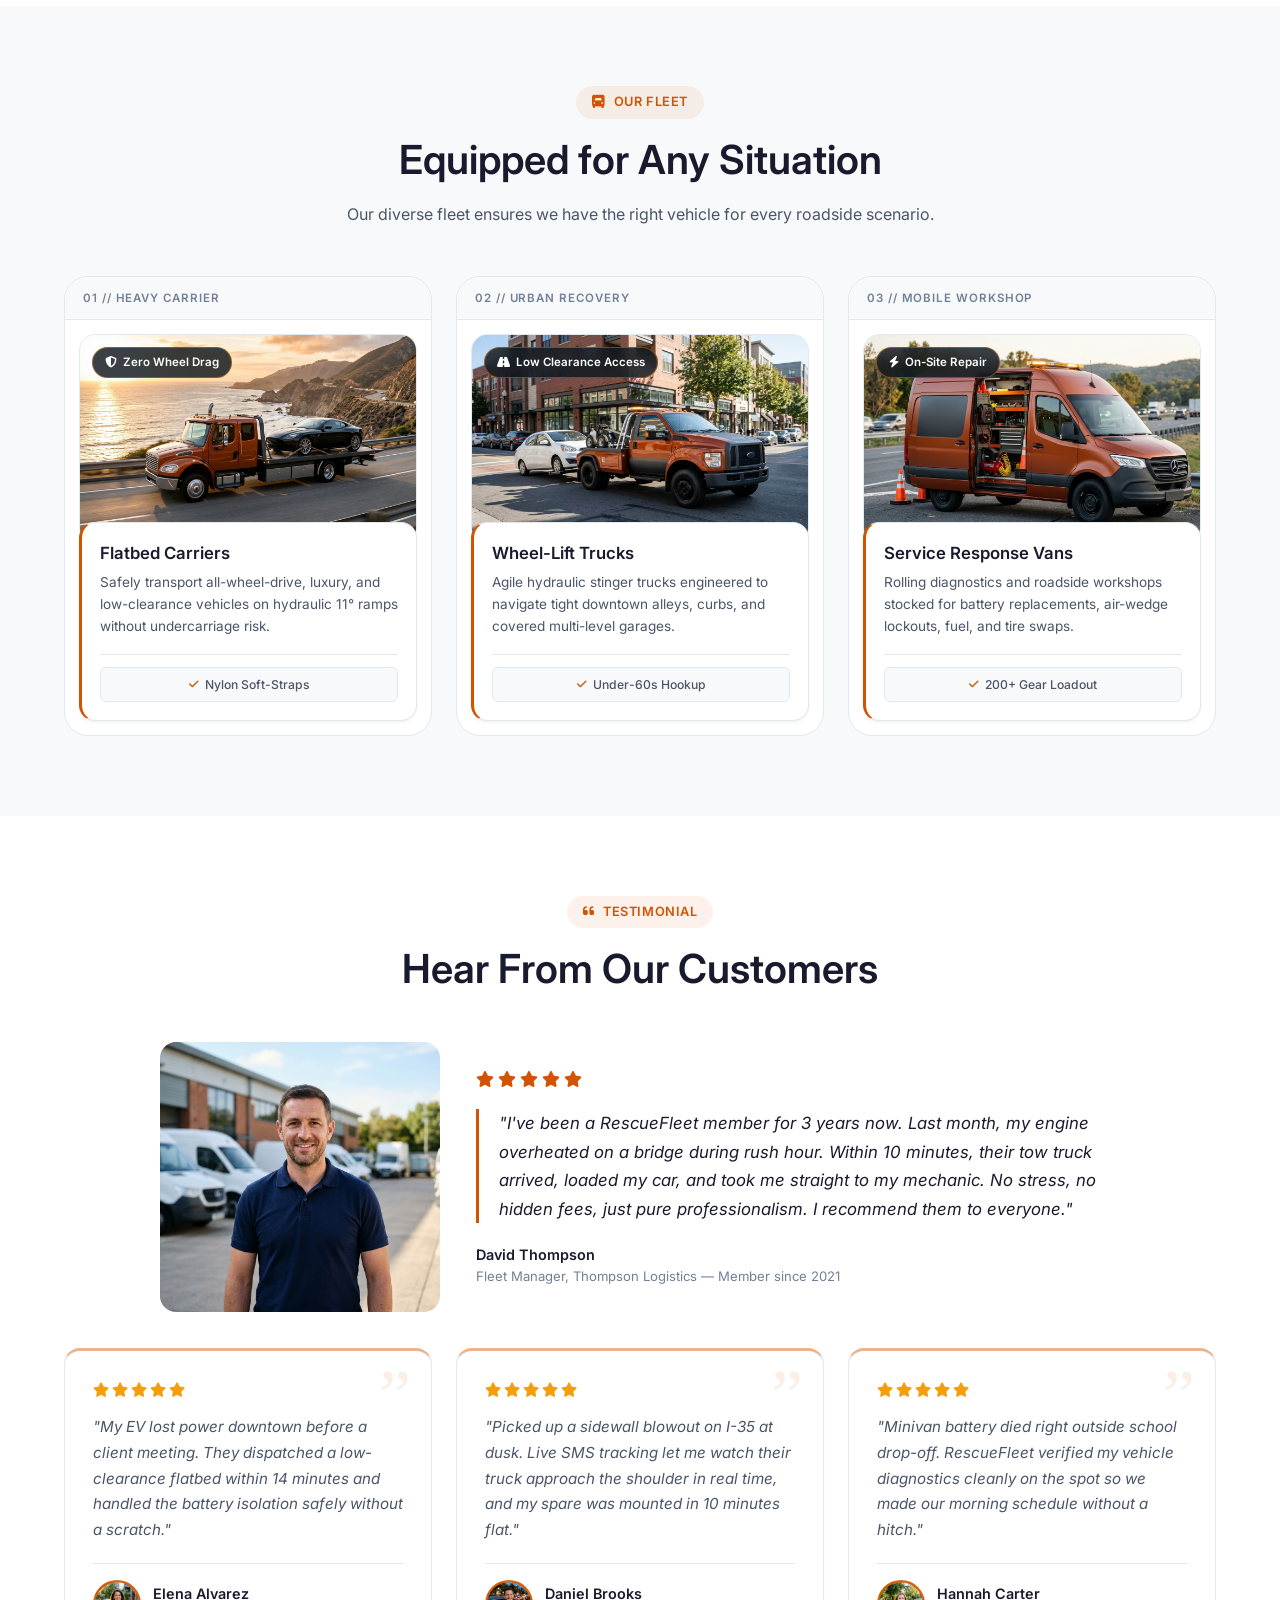
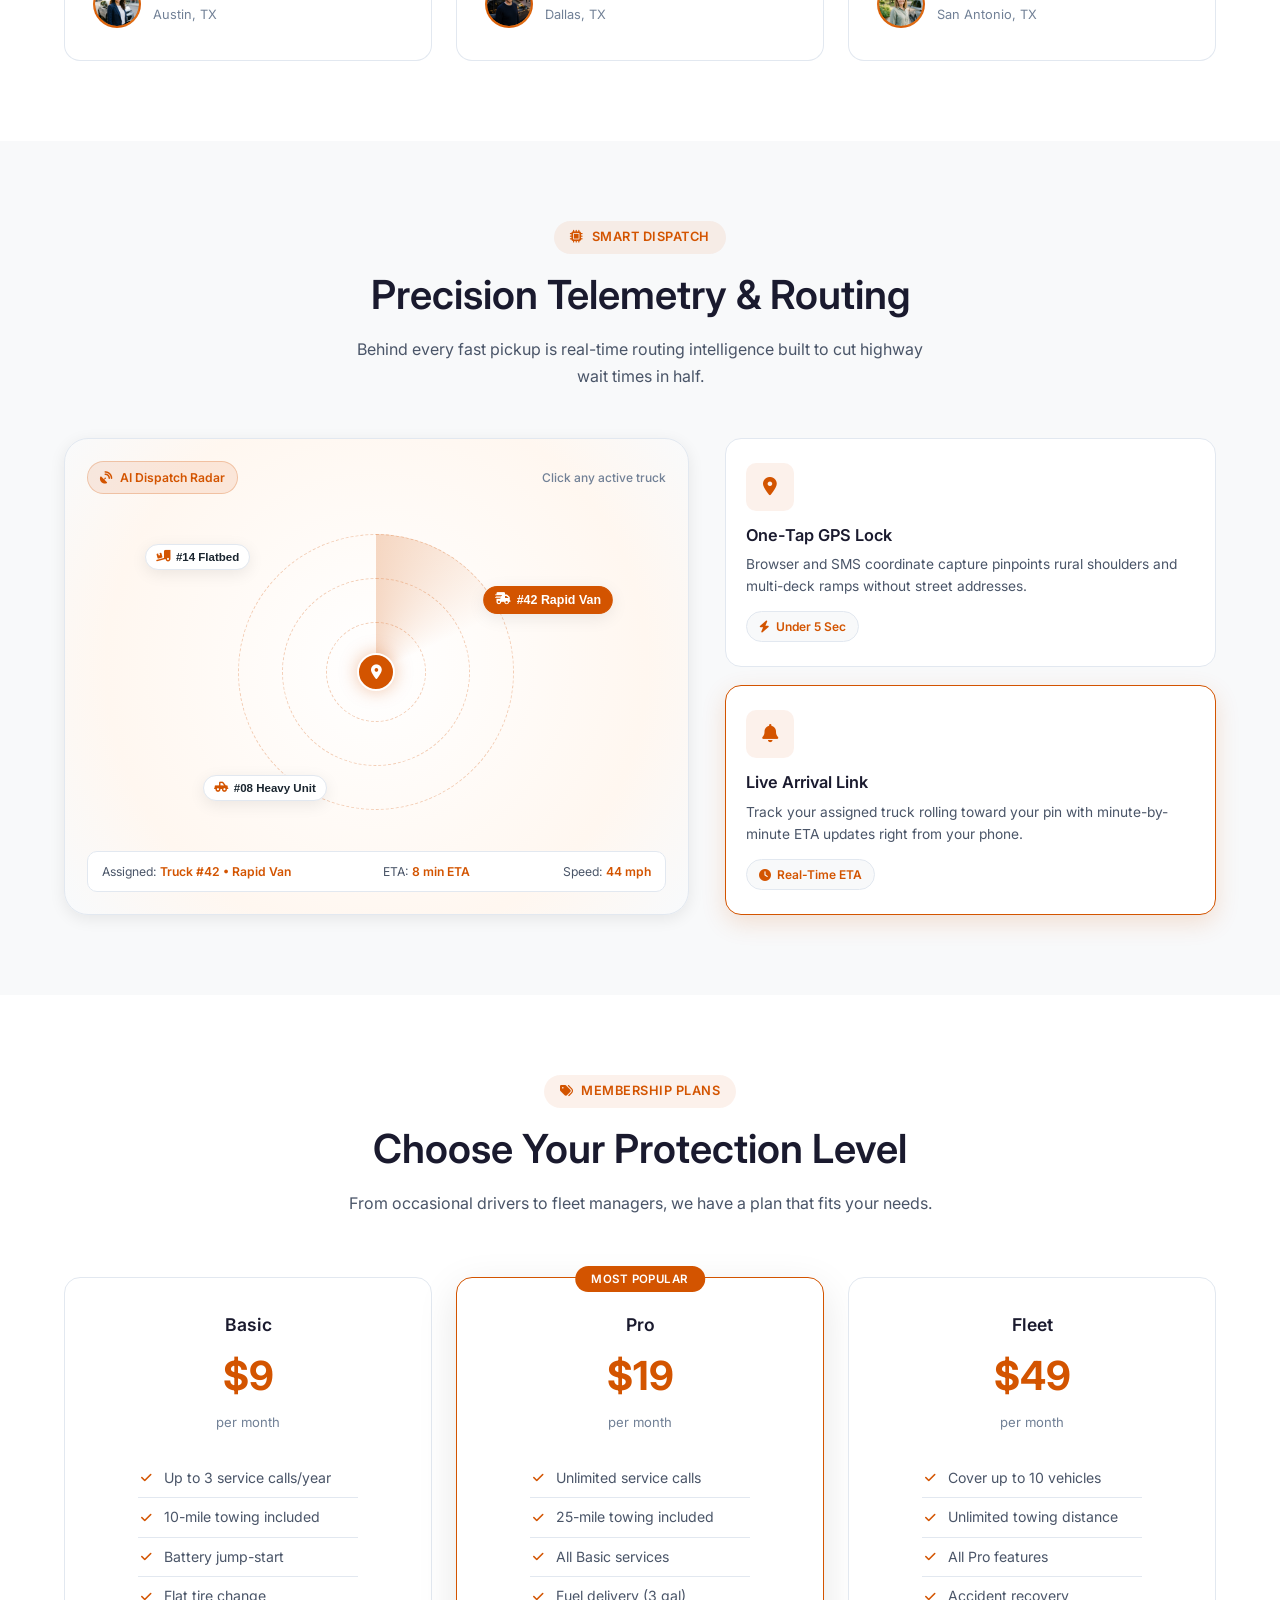
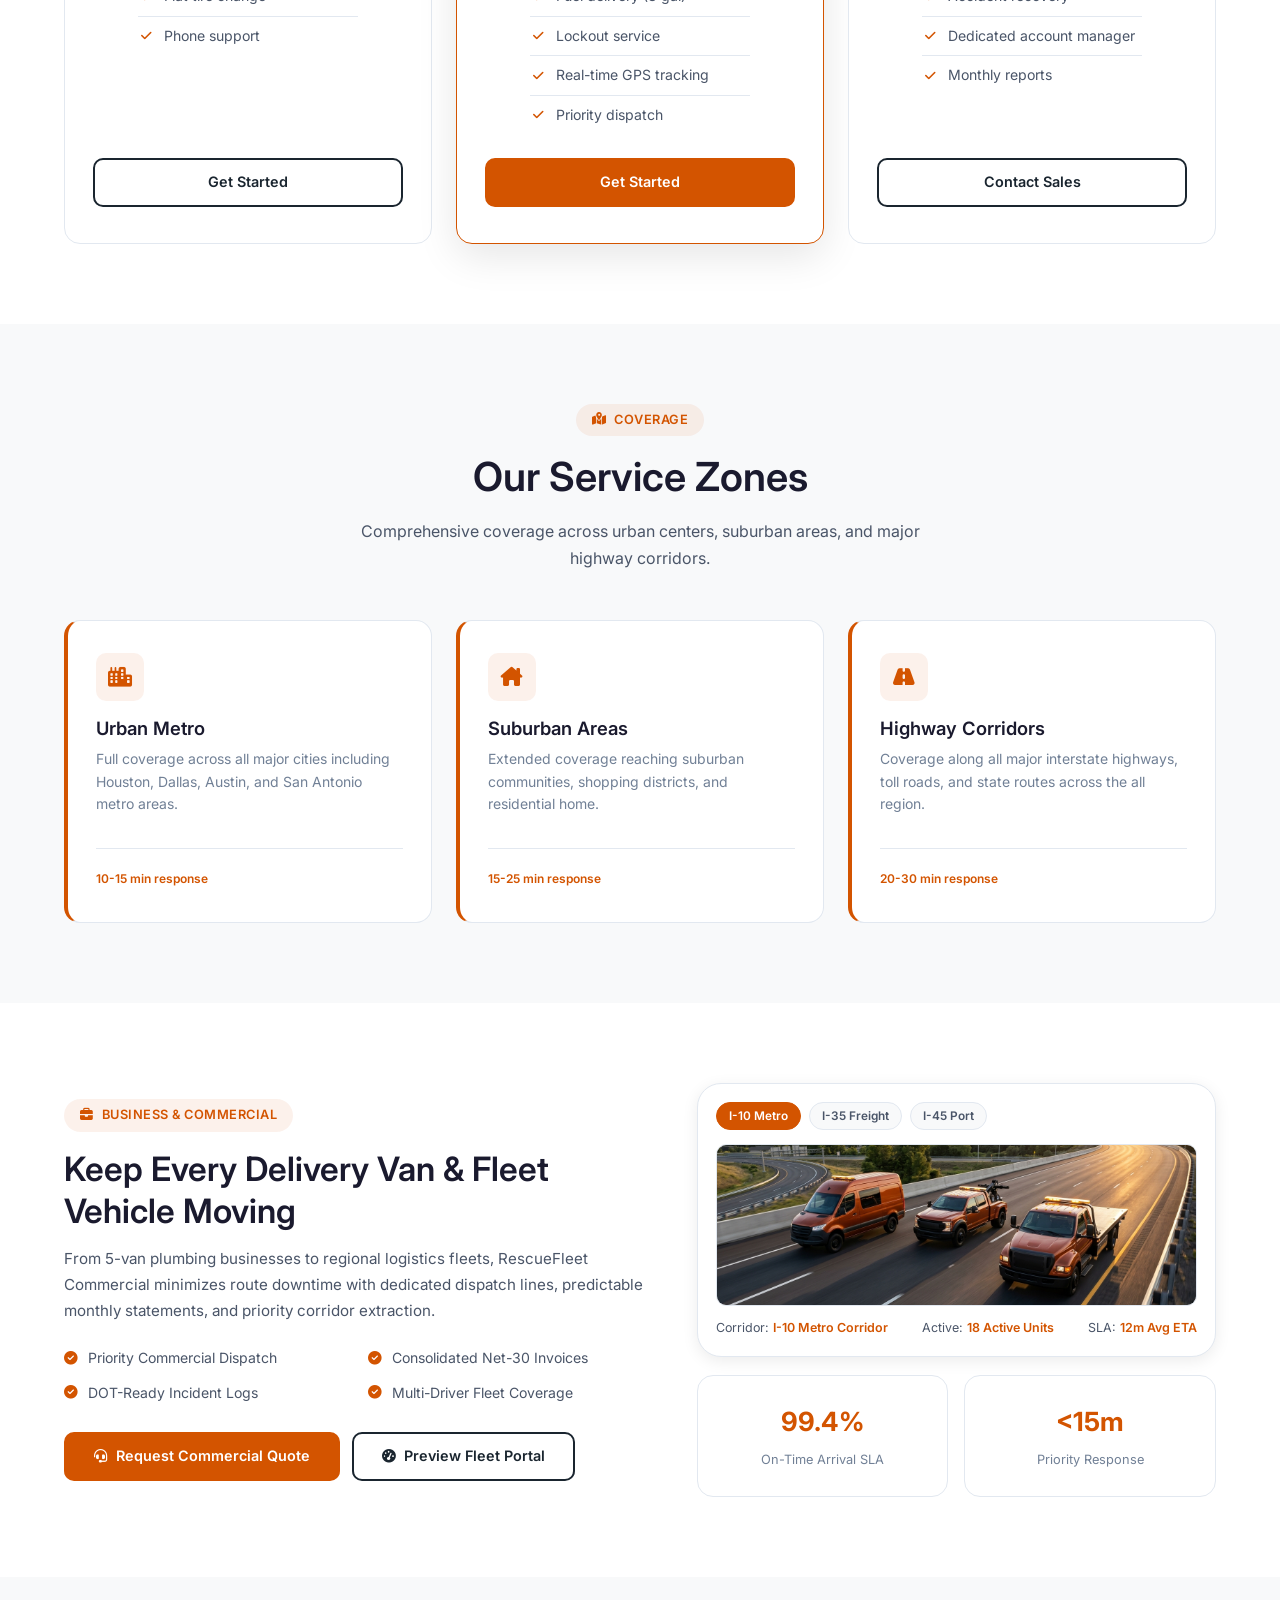
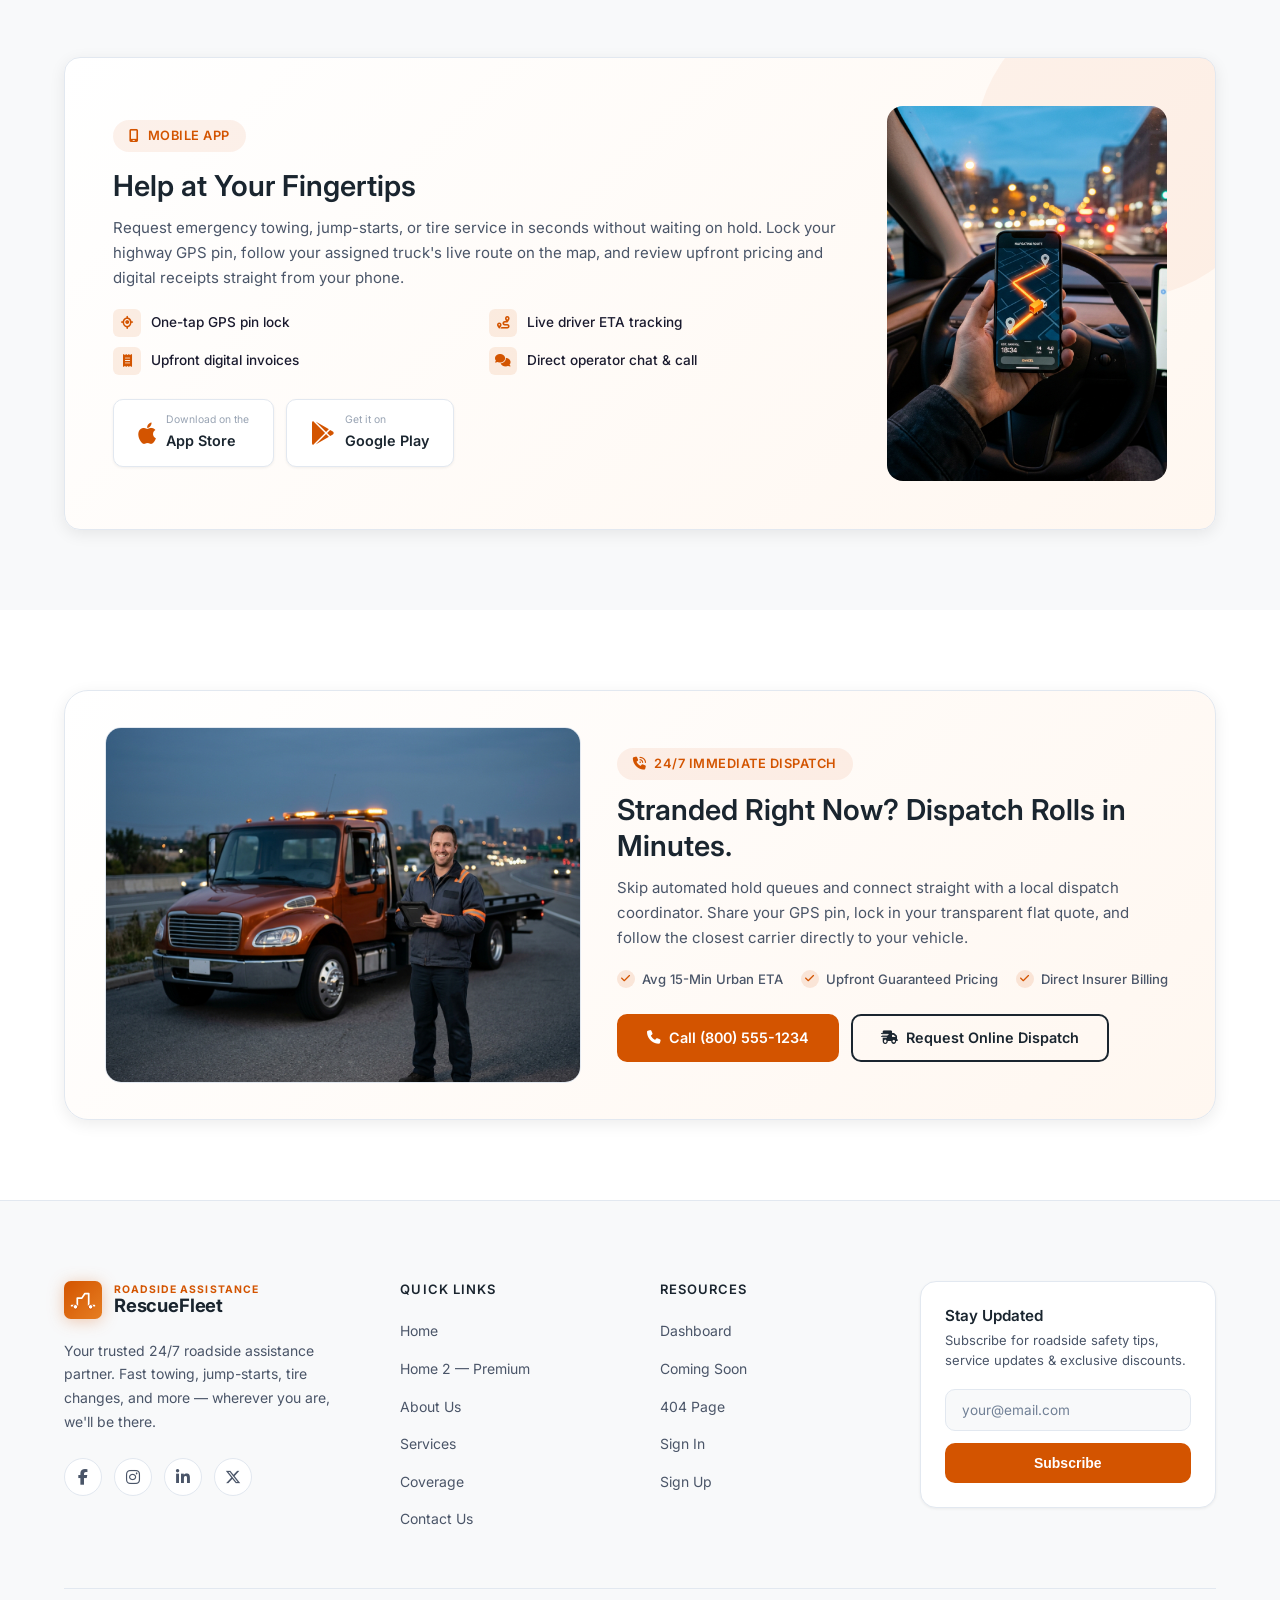
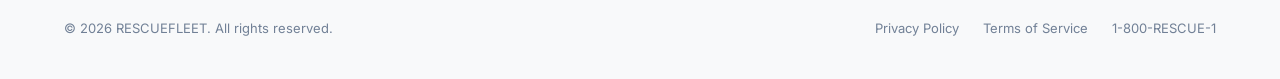
<file: home2.html>
<!DOCTYPE html>
<html lang="en" dir="ltr">
<head>
    <meta charset="UTF-8">
    <meta name="viewport" content="width=device-width, initial-scale=1.0">
    <title>RescueFleet Premium — 24/7 Roadside Assistance</title>
    <link rel="icon" type="image/svg+xml" href="favicon.svg">
    <link rel="preconnect" href="https://fonts.googleapis.com">
    <link rel="preconnect" href="https://fonts.gstatic.com" crossorigin>
    <link href="https://fonts.googleapis.com/css2?family=Inter:wght@300;400;500;600;700;800&display=swap" rel="stylesheet">
    <link rel="stylesheet" href="https://cdnjs.cloudflare.com/ajax/libs/font-awesome/6.5.1/css/all.min.css">
    <link rel="stylesheet" href="style.css">
</head>
<body data-page="home">

<!-- Navbar -->
<div id="navbar"></div>

<!-- ============================================================
     SECTION 1 — HERO (3-Slide Split Showcase)
     ============================================================ -->
<section class="hero home2-hero" id="home2HeroSlider">
    <div class="container">
        <div class="home2-hero-stage">
            <!-- Slide 1 -->
            <div class="home2-hero-slide active" aria-hidden="false">
                <div class="split-section">
                    <div class="split-content">
                        <span class="section-label"><i class="fa-solid fa-bolt"></i> 24/7 Emergency Service</span>
                        <h1 style="font-weight: 600; line-height: 1.15; margin-bottom: 20px;">
                            Stranded? We'll Get<br>You <span style="color: var(--primary);">Back on Track</span>
                        </h1>
                        <p style="font-size: 1.05rem; color: var(--text-secondary); line-height: 1.7; margin-bottom: 32px; max-width: 500px;">
                            Fast, reliable towing and roadside assistance across the region. From flat tires to engine breakdowns — we're just one call away, day or night.
                        </p>
                        <div class="split-actions">
                            <a href="contact.html" class="btn btn-primary"><i class="fa-solid fa-phone"></i> Call for Help</a>
                            <a href="services.html" class="btn btn-secondary"><i class="fa-solid fa-list-check"></i> Our Services</a>
                        </div>
                        <div class="split-inline-stats">
                            <div style="text-align: center;">
                                <span style="font-size: 1.6rem; font-weight: 700; color: var(--primary); display: block;" class="counter" data-target="15">0</span>
                                <span style="font-size: 0.78rem; color: var(--text-muted);">Min Avg. Response</span>
                            </div>
                            <div style="text-align: center;">
                                <span style="font-size: 1.6rem; font-weight: 700; color: var(--primary); display: block;" class="counter" data-target="50000">0</span>
                                <span style="font-size: 0.78rem; color: var(--text-muted);">Vehicles Rescued</span>
                            </div>
                            <div style="text-align: center;">
                                <span style="font-size: 1.6rem; font-weight: 700; color: var(--primary); display: block;" class="counter" data-target="98">0</span>
                                <span style="font-size: 0.78rem; color: var(--text-muted);">% Satisfaction</span>
                            </div>
                        </div>
                    </div>
                    <div class="split-image">
                        <img src="assets/images/hero-highway-sunset.jpg" alt="Tow truck on highway at sunset" class="hero-feature-img">
                    </div>
                </div>
            </div>
            <!-- Slide 2 -->
            <div class="home2-hero-slide" aria-hidden="true">
                <div class="split-section">
                    <div class="split-content">
                        <span class="section-label"><i class="fa-solid fa-truck-ramp-box"></i> Precision Flatbed Care</span>
                        <h1 style="font-weight: 600; line-height: 1.15; margin-bottom: 20px;">
                            Low-Angle Loading,<br><span style="color: var(--primary);">Zero-Hook</span> Protection
                        </h1>
                        <p style="font-size: 1.05rem; color: var(--text-secondary); line-height: 1.7; margin-bottom: 32px; max-width: 500px;">
                            Extended 11° hydraulic beds, nylon over-the-tire soft straps, and EV-certified operators shield sports sedans, luxury coupes, and all-wheel-drive vehicles.
                        </p>
                        <div class="split-actions">
                            <a href="index.html#quoteEstimator" class="btn btn-primary"><i class="fa-solid fa-calculator"></i> Estimate Rate</a>
                            <a href="#fleet" class="btn btn-secondary"><i class="fa-solid fa-truck-front"></i> Explore Fleet</a>
                        </div>
                        <div class="split-inline-stats">
                            <div style="text-align: center;">
                                <span style="font-size: 1.6rem; font-weight: 700; color: var(--primary); display: block;">11°</span>
                                <span style="font-size: 0.78rem; color: var(--text-muted);">Tilt Bed Clearance</span>
                            </div>
                            <div style="text-align: center;">
                                <span style="font-size: 1.6rem; font-weight: 700; color: var(--primary); display: block;">0</span>
                                <span style="font-size: 0.78rem; color: var(--text-muted);">Metal Axle Hooks</span>
                            </div>
                            <div style="text-align: center;">
                                <span style="font-size: 1.6rem; font-weight: 700; color: var(--primary); display: block;">4-Pt</span>
                                <span style="font-size: 0.78rem; color: var(--text-muted);">Nylon Wheel Straps</span>
                            </div>
                        </div>
                    </div>
                    <div class="split-image">
                        <img src="assets/images/home2-hero-slide-2.jpg" alt="Electric luxury sedan secured with wheel straps on orange hydraulic flatbed ramp" class="hero-feature-img">
                    </div>
                </div>
            </div>
            <!-- Slide 3 -->
            <div class="home2-hero-slide" aria-hidden="true">
                <div class="split-section">
                    <div class="split-content">
                        <span class="section-label"><i class="fa-solid fa-screwdriver-wrench"></i> Rapid Workshop Vans</span>
                        <h1 style="font-weight: 600; line-height: 1.15; margin-bottom: 20px;">
                            Mobile Repairs<br>Right <span style="color: var(--primary);">At Your Shoulder</span>
                        </h1>
                        <p style="font-size: 1.05rem; color: var(--text-secondary); line-height: 1.7; margin-bottom: 32px; max-width: 500px;">
                            Dead battery, flat tire, lockout, or empty fuel tank? Our rolling diagnostics vans fix most breakdowns right on the spot without waiting on a tow.
                        </p>
                        <div class="split-actions">
                            <a href="contact.html" class="btn btn-primary"><i class="fa-solid fa-headset"></i> Request Service Van</a>
                            <a href="coverage.html" class="btn btn-secondary"><i class="fa-solid fa-map-location-dot"></i> Coverage Map</a>
                        </div>
                        <div class="split-inline-stats">
                            <div style="text-align: center;">
                                <span style="font-size: 1.6rem; font-weight: 700; color: var(--primary); display: block;">12m</span>
                                <span style="font-size: 0.78rem; color: var(--text-muted);">Mobile Van Target</span>
                            </div>
                            <div style="text-align: center;">
                                <span style="font-size: 1.6rem; font-weight: 700; color: var(--primary); display: block;">35+</span>
                                <span style="font-size: 0.78rem; color: var(--text-muted);">Cities Covered 24/7</span>
                            </div>
                            <div style="text-align: center;">
                                <span style="font-size: 1.6rem; font-weight: 700; color: var(--primary); display: block;">100%</span>
                                <span style="font-size: 0.78rem; color: var(--text-muted);">Upfront Flat Quotes</span>
                            </div>
                        </div>
                    </div>
                    <div class="split-image">
                        <img src="assets/images/home2-hero-slide-3.jpg" alt="Technician jump-starting SUV beside open orange roadside mobile workshop van" class="hero-feature-img">
                    </div>
                </div>
            </div>
        </div>
        <div class="home2-hero-controls">
            <button type="button" class="home2-hero-arrow" id="home2PrevBtn" aria-label="Previous hero slide"><i class="fa-solid fa-chevron-left"></i></button>
            <div class="hero-dots" id="home2HeroDots" role="tablist" aria-label="Hero slide indicators"></div>
            <button type="button" class="home2-hero-arrow" id="home2NextBtn" aria-label="Next hero slide"><i class="fa-solid fa-chevron-right"></i></button>
        </div>
    </div>
</section>

<!-- ============================================================
     SECTION 2 — BENTO GRID SERVICES
     ============================================================ -->
<section class="section" style="background: var(--bg-alt);">
    <div class="container">
        <div class="text-center scroll-reveal" style="max-width: 600px; margin: 0 auto 48px;">
            <span class="section-label"><i class="fa-solid fa-grip"></i> Our Services</span>
            <h2 class="section-title">Complete Roadside Solutions</h2>
            <p class="section-subtitle">From emergency towing to minor roadside fixes, we have you covered with professional service.</p>
        </div>
        <div class="bento-grid scroll-reveal">
            <div class="bento-card large">
                <img src="assets/images/emergency-towing.jpg" alt="Emergency towing service">
                <div class="bento-card-overlay">
                    <h3>Emergency Towing</h3>
                    <p>Flatbed & wheel-lift for all vehicle types</p>
                </div>
            </div>
            <div class="bento-card">
                <img src="assets/images/home2-battery-jump.jpg" alt="Battery jump start">
                <div class="bento-card-overlay">
                    <h3>Battery Jump-Start</h3>
                    <p>Quick charge to get you moving</p>
                </div>
            </div>
            <div class="bento-card">
                <img src="assets/images/home2-fuel-delivery.jpg" alt="Fuel delivery">
                <div class="bento-card-overlay">
                    <h3>Fuel Delivery</h3>
                    <p>Gas or diesel to your location</p>
                </div>
            </div>
            <div class="bento-card">
                <img src="assets/images/home2-tire-change.jpg" alt="Flat tire change">
                <div class="bento-card-overlay">
                    <h3>Tire Change</h3>
                    <p>Quick swap with your spare</p>
                </div>
            </div>
            <div class="bento-card">
                <img src="assets/images/home2-lockout-help.jpg" alt="Lockout help">
                <div class="bento-card-overlay">
                    <h3>Lockout Service</h3>
                    <p>Non-damaging vehicle entry</p>
                </div>
            </div>
            <div class="bento-card large">
                <img src="assets/images/home2-accident-recovery.jpg" alt="Accident recovery">
                <div class="bento-card-overlay">
                    <h3>Accident Recovery</h3>
                    <p>Safe vehicle extraction & transport after collisions</p>
                </div>
            </div>
        </div>
    </div>
</section>

<!-- ============================================================
     SECTION 3 — VERTICAL TIMELINE (Our History)
     ============================================================ -->
<section class="section">
    <div class="container">
        <div class="text-center scroll-reveal" style="max-width: 600px; margin: 0 auto 48px;">
            <span class="section-label"><i class="fa-solid fa-timeline"></i> Our Journey</span>
            <h2 class="section-title">A Decade of Roadside Excellence</h2>
            <p class="section-subtitle">From humble beginnings to the region's most trusted roadside assistance provider.</p>
        </div>
        <div class="timeline scroll-reveal" style="max-width: 700px; margin: 0 auto;">
            <div class="timeline-item">
                <div class="timeline-dot"></div>
                <div class="timeline-content">
                    <span style="font-size: 0.75rem; font-weight: 600; color: var(--primary);">2010</span>
                    <h3>Founded with a Single Truck</h3>
                    <p>Started operations with one flatbed tow truck and a vision to provide reliable roadside help.</p>
                </div>
            </div>
            <div class="timeline-item">
                <div class="timeline-dot"></div>
                <div class="timeline-content">
                    <span style="font-size: 0.75rem; font-weight: 600; color: var(--primary);">2014</span>
                    <h3>Expanded to 25 Vehicles</h3>
                    <p>Growing demand led us to expand our fleet and cover 10 more cities across the state.</p>
                </div>
            </div>
            <div class="timeline-item">
                <div class="timeline-dot"></div>
                <div class="timeline-content">
                    <span style="font-size: 0.75rem; font-weight: 600; color: var(--primary);">2018</span>
                    <h3>AI-Powered Dispatch Launched</h3>
                    <p>Introduced GPS tracking and intelligent routing, cutting average response time to 15 minutes.</p>
                </div>
            </div>
            <div class="timeline-item">
                <div class="timeline-dot"></div>
                <div class="timeline-content">
                    <span style="font-size: 0.75rem; font-weight: 600; color: var(--primary);">2022</span>
                    <h3>50,000th Rescue Completed</h3>
                    <p>Reached a major milestone with a 98% customer satisfaction rate and 120+ truck fleet.</p>
                </div>
            </div>
            <div class="timeline-item">
                <div class="timeline-dot"></div>
                <div class="timeline-content">
                    <span style="font-size: 0.75rem; font-weight: 600; color: var(--primary);">2024</span>
                    <h3>Customer Dashboard & App</h3>
                    <p>Launched online request tracking, real-time dispatch monitoring, and service history portal.</p>
                </div>
            </div>
        </div>
    </div>
</section>

<!-- ============================================================
     SECTION 6 — FLEET SHOWCASE (3 Cards with Images)
     ============================================================ -->
<section class="section" style="background: var(--bg-alt);">
    <div class="container">
        <div class="text-center scroll-reveal" style="max-width: 600px; margin: 0 auto 48px;">
            <span class="section-label"><i class="fa-solid fa-truck-front"></i> Our Fleet</span>
            <h2 class="section-title">Equipped for Any Situation</h2>
            <p class="section-subtitle">Our diverse fleet ensures we have the right vehicle for every roadside scenario.</p>
        </div>
        <div class="fleet-grid fleet-showcase scroll-reveal">
            <article class="fleet-showcase-card">
                <div class="fleet-showcase-bar">
                    <span class="fleet-unit-code">01 // HEAVY CARRIER</span>
                </div>
                <div class="fleet-showcase-media">
                    <img src="assets/images/home2-fleet-flatbed.jpg" alt="Flatbed tow truck" class="fleet-showcase-img">
                    <span class="fleet-capacity-tag"><i class="fa-solid fa-shield-halved"></i> Zero Wheel Drag</span>
                </div>
                <div class="fleet-showcase-body">
                    <h3>Flatbed Carriers</h3>
                    <p>Safely transport all-wheel-drive, luxury, and low-clearance vehicles on hydraulic 11° ramps without undercarriage risk.</p>
                    <div class="fleet-specs">
                        <span><i class="fa-solid fa-check"></i> Nylon Soft-Straps</span>
                    </div>
                </div>
            </article>
            <article class="fleet-showcase-card">
                <div class="fleet-showcase-bar">
                    <span class="fleet-unit-code">02 // URBAN RECOVERY</span>
                </div>
                <div class="fleet-showcase-media">
                    <img src="assets/images/home2-fleet-wheellift.jpg" alt="Wheel lift tow truck" class="fleet-showcase-img">
                    <span class="fleet-capacity-tag"><i class="fa-solid fa-road"></i> Low Clearance Access</span>
                </div>
                <div class="fleet-showcase-body">
                    <h3>Wheel-Lift Trucks</h3>
                    <p>Agile hydraulic stinger trucks engineered to navigate tight downtown alleys, curbs, and covered multi-level garages.</p>
                    <div class="fleet-specs">
                        <span><i class="fa-solid fa-check"></i> Under-60s Hookup</span>
                    </div>
                </div>
            </article>
            <article class="fleet-showcase-card">
                <div class="fleet-showcase-bar">
                    <span class="fleet-unit-code">03 // MOBILE WORKSHOP</span>
                </div>
                <div class="fleet-showcase-media">
                    <img src="assets/images/home2-fleet-van.jpg" alt="Service response van" class="fleet-showcase-img">
                    <span class="fleet-capacity-tag"><i class="fa-solid fa-bolt"></i> On-Site Repair</span>
                </div>
                <div class="fleet-showcase-body">
                    <h3>Service Response Vans</h3>
                    <p>Rolling diagnostics and roadside workshops stocked for battery replacements, air-wedge lockouts, fuel, and tire swaps.</p>
                    <div class="fleet-specs">
                        <span><i class="fa-solid fa-check"></i> 200+ Gear Loadout</span>
                    </div>
                </div>
            </article>
        </div>
    </div>
</section>

<!-- ============================================================
     SECTION 7 — TESTIMONIAL SPOTLIGHT (Large Format)
     ============================================================ -->
<section class="section">
    <div class="container">
        <div class="text-center scroll-reveal" style="max-width: 600px; margin: 0 auto 48px;">
            <span class="section-label"><i class="fa-solid fa-quote-left"></i> Testimonial</span>
            <h2 class="section-title">Hear From Our Customers</h2>
        </div>
        <div class="testimonial-spotlight scroll-reveal">
            <img src="assets/images/home2-testimonial-david.jpg" alt="Happy customer" class="testimonial-spotlight-img">
            <div class="testimonial-spotlight-content">
                <div class="stars" style="margin-bottom: 16px;">
                    <i class="fa-solid fa-star"></i> <i class="fa-solid fa-star"></i> <i class="fa-solid fa-star"></i> <i class="fa-solid fa-star"></i> <i class="fa-solid fa-star"></i>
                </div>
                <blockquote>"I've been a RescueFleet member for 3 years now. Last month, my engine overheated on a bridge during rush hour. Within 10 minutes, their tow truck arrived, loaded my car, and took me straight to my mechanic. No stress, no hidden fees, just pure professionalism. I recommend them to everyone."</blockquote>
                <div class="author">David Thompson</div>
                <div class="role">Fleet Manager, Thompson Logistics — Member since 2021</div>
            </div>
        </div>
        <div class="testimonial-grid scroll-reveal" style="margin-top: 36px;">
            <div class="testimonial-card">
                <div class="testimonial-stars">
                    <i class="fa-solid fa-star"></i><i class="fa-solid fa-star"></i><i class="fa-solid fa-star"></i><i class="fa-solid fa-star"></i><i class="fa-solid fa-star"></i>
                </div>
                <p class="testimonial-text">"My EV lost power downtown before a client meeting. They dispatched a low-clearance flatbed within 14 minutes and handled the battery isolation safely without a scratch."</p>
                <div class="testimonial-author">
                    <div class="testimonial-avatar"><img src="assets/images/cust-home2-elena.jpg" alt="Elena Alvarez"></div>
                    <div>
                        <strong>Elena Alvarez</strong>
                        <span>Austin, TX</span>
                    </div>
                </div>
            </div>
            <div class="testimonial-card">
                <div class="testimonial-stars">
                    <i class="fa-solid fa-star"></i><i class="fa-solid fa-star"></i><i class="fa-solid fa-star"></i><i class="fa-solid fa-star"></i><i class="fa-solid fa-star"></i>
                </div>
                <p class="testimonial-text">"Picked up a sidewall blowout on I-35 at dusk. Live SMS tracking let me watch their truck approach the shoulder in real time, and my spare was mounted in 10 minutes flat."</p>
                <div class="testimonial-author">
                    <div class="testimonial-avatar"><img src="assets/images/cust-home2-daniel.jpg" alt="Daniel Brooks"></div>
                    <div>
                        <strong>Daniel Brooks</strong>
                        <span>Dallas, TX</span>
                    </div>
                </div>
            </div>
            <div class="testimonial-card">
                <div class="testimonial-stars">
                    <i class="fa-solid fa-star"></i><i class="fa-solid fa-star"></i><i class="fa-solid fa-star"></i><i class="fa-solid fa-star"></i><i class="fa-solid fa-star"></i>
                </div>
                <p class="testimonial-text">"Minivan battery died right outside school drop-off. RescueFleet verified my vehicle diagnostics cleanly on the spot so we made our morning schedule without a hitch."</p>
                <div class="testimonial-author">
                    <div class="testimonial-avatar"><img src="assets/images/cust-home2-hannah.jpg" alt="Hannah Carter"></div>
                    <div>
                        <strong>Hannah Carter</strong>
                        <span>San Antonio, TX</span>
                    </div>
                </div>
            </div>
        </div>
    </div>
</section>

<!-- ============================================================
     SECTION 8 — SMART DISPATCH TECHNOLOGY (NEW)
     ============================================================ -->
<section class="section" style="background: var(--bg-alt);">
    <div class="container">
        <div class="text-center scroll-reveal" style="max-width: 600px; margin: 0 auto 48px;">
            <span class="section-label"><i class="fa-solid fa-microchip"></i> Smart Dispatch</span>
            <h2 class="section-title">Precision Telemetry & Routing</h2>
            <p class="section-subtitle">Behind every fast pickup is real-time routing intelligence built to cut highway wait times in half.</p>
        </div>
        <div class="tech-showcase">
            <div class="radar-stage scroll-reveal" id="techRadarStage">
                <div class="safety-stage-top">
                    <span class="safety-stage-badge"><i class="fa-solid fa-satellite-dish"></i> AI Dispatch Radar</span>
                    <span class="safety-stage-status">Click any active truck</span>
                </div>
                <div class="radar-canvas">
                    <span class="radar-ring r1"></span>
                    <span class="radar-ring r2"></span>
                    <span class="radar-ring r3"></span>
                    <span class="radar-sweep"></span>
                    <div class="radar-center-pin" title="Stranded driver pin"><i class="fa-solid fa-location-dot"></i></div>
                    <button type="button" class="radar-truck-pin p1" data-unit="Truck #14 • Flatbed" data-eta="11 min ETA" data-speed="38 mph" data-step="1">
                        <i class="fa-solid fa-truck-ramp-box"></i> #14 Flatbed
                    </button>
                    <button type="button" class="radar-truck-pin p2 active" data-unit="Truck #42 • Rapid Van" data-eta="8 min ETA" data-speed="44 mph" data-step="3">
                        <i class="fa-solid fa-truck-fast"></i> #42 Rapid Van
                    </button>
                    <button type="button" class="radar-truck-pin p3" data-unit="Truck #08 • Heavy Recovery" data-eta="14 min ETA" data-speed="35 mph" data-step="1">
                        <i class="fa-solid fa-truck-pickup"></i> #08 Heavy Unit
                    </button>
                </div>
                <div class="radar-hud">
                    <span>Assigned: <strong id="radarUnit">Truck #42 • Rapid Van</strong></span>
                    <span>ETA: <strong id="radarEta">8 min ETA</strong></span>
                    <span>Speed: <strong id="radarSpeed">44 mph</strong></span>
                </div>
            </div>
            <div class="tech-grid-2 scroll-reveal" id="techCards">
                <div class="tech-card" data-tech-step="1">
                    <div class="tech-header">
                        <div class="tech-icon"><i class="fa-solid fa-location-dot"></i></div>
                    </div>
                    <h3>One-Tap GPS Lock</h3>
                    <p>Browser and SMS coordinate capture pinpoints rural shoulders and multi-deck ramps without street addresses.</p>
                    <span class="tech-step-tag"><i class="fa-solid fa-bolt"></i> Under 5 Sec</span>
                </div>
                <div class="tech-card active" data-tech-step="3">
                    <div class="tech-header">
                        <div class="tech-icon"><i class="fa-solid fa-bell"></i></div>
                    </div>
                    <h3>Live Arrival Link</h3>
                    <p>Track your assigned truck rolling toward your pin with minute-by-minute ETA updates right from your phone.</p>
                    <span class="tech-step-tag"><i class="fa-solid fa-clock"></i> Real-Time ETA</span>
                </div>
            </div>
        </div>
    </div>
</section>

<!-- ============================================================
     SECTION 9 — PRICING CARDS (3 Plans)
     ============================================================ -->
<section class="section">
    <div class="container">
        <div class="text-center scroll-reveal" style="max-width: 600px; margin: 0 auto 48px;">
            <span class="section-label"><i class="fa-solid fa-tags"></i> Membership Plans</span>
            <h2 class="section-title">Choose Your Protection Level</h2>
            <p class="section-subtitle">From occasional drivers to fleet managers, we have a plan that fits your needs.</p>
        </div>
        <div class="pricing-grid scroll-reveal">
            <!-- Basic -->
            <div class="pricing-card">
                <h3>Basic</h3>
                <div class="pricing-price">$9</div>
                <span class="pricing-period">per month</span>
                <ul class="pricing-features">
                    <li><i class="fa-solid fa-check"></i> Up to 3 service calls/year</li>
                    <li><i class="fa-solid fa-check"></i> 10-mile towing included</li>
                    <li><i class="fa-solid fa-check"></i> Battery jump-start</li>
                    <li><i class="fa-solid fa-check"></i> Flat tire change</li>
                    <li><i class="fa-solid fa-check"></i> Phone support</li>
                </ul>
                <a href="signup.html" class="btn btn-secondary" style="width: 100%; justify-content: center;">Get Started</a>
            </div>
            <!-- Pro (Popular) -->
            <div class="pricing-card featured">
                <span class="pricing-badge">Most Popular</span>
                <h3>Pro</h3>
                <div class="pricing-price">$19</div>
                <span class="pricing-period">per month</span>
                <ul class="pricing-features">
                    <li><i class="fa-solid fa-check"></i> Unlimited service calls</li>
                    <li><i class="fa-solid fa-check"></i> 25-mile towing included</li>
                    <li><i class="fa-solid fa-check"></i> All Basic services</li>
                    <li><i class="fa-solid fa-check"></i> Fuel delivery (3 gal)</li>
                    <li><i class="fa-solid fa-check"></i> Lockout service</li>
                    <li><i class="fa-solid fa-check"></i> Real-time GPS tracking</li>
                    <li><i class="fa-solid fa-check"></i> Priority dispatch</li>
                </ul>
                <a href="signup.html" class="btn btn-primary" style="width: 100%; justify-content: center;">Get Started</a>
            </div>
            <!-- Fleet -->
            <div class="pricing-card">
                <h3>Fleet</h3>
                <div class="pricing-price">$49</div>
                <span class="pricing-period">per month</span>
                <ul class="pricing-features">
                    <li><i class="fa-solid fa-check"></i> Cover up to 10 vehicles</li>
                    <li><i class="fa-solid fa-check"></i> Unlimited towing distance</li>
                    <li><i class="fa-solid fa-check"></i> All Pro features</li>
                    <li><i class="fa-solid fa-check"></i> Accident recovery</li>
                    <li><i class="fa-solid fa-check"></i> Dedicated account manager</li>
                    <li><i class="fa-solid fa-check"></i> Monthly reports</li>
                </ul>
                <a href="contact.html" class="btn btn-secondary" style="width: 100%; justify-content: center;">Contact Sales</a>
            </div>
        </div>
    </div>
</section>

<!-- ============================================================
     SECTION 10 — COVERAGE ZONES (3 Zone Cards)
     ============================================================ -->
<section class="section" style="background: var(--bg-alt);">
    <div class="container">
        <div class="text-center scroll-reveal" style="max-width: 600px; margin: 0 auto 48px;">
            <span class="section-label"><i class="fa-solid fa-map-location-dot"></i> Coverage</span>
            <h2 class="section-title">Our Service Zones</h2>
            <p class="section-subtitle">Comprehensive coverage across urban centers, suburban areas, and major highway corridors.</p>
        </div>
        <div class="zone-grid scroll-reveal">
            <div class="zone-card">
                <div class="zone-card-icon"><i class="fa-solid fa-city"></i></div>
                <h3>Urban Metro</h3>
                <p>Full coverage across all major cities including Houston, Dallas, Austin, and San Antonio metro areas.</p>
                <div style="margin-top: 16px;">
                    <span style="display: inline-block; font-size: 0.75rem; font-weight: 600; color: var(--primary);">10-15 min response</span>
                </div>
            </div>
            <div class="zone-card">
                <div class="zone-card-icon"><i class="fa-solid fa-house-chimney"></i></div>
                <h3>Suburban Areas</h3>
                <p>Extended coverage reaching suburban communities, shopping districts, and residential home.</p>
                <div style="margin-top: 16px;">
                    <span style="display: inline-block; font-size: 0.75rem; font-weight: 600; color: var(--primary);">15-25 min response</span>
                </div>
            </div>
            <div class="zone-card">
                <div class="zone-card-icon"><i class="fa-solid fa-road"></i></div>
                <h3>Highway Corridors</h3>
                <p>Coverage along all major interstate highways, toll roads, and state routes across the all region.</p>
                <div style="margin-top: 16px;">
                    <span style="display: inline-block; font-size: 0.75rem; font-weight: 600; color: var(--primary);">20-30 min response</span>
                </div>
            </div>
        </div>
    </div>
</section>

<!-- ============================================================
     SECTION 11 — COMMERCIAL FLEET SOLUTIONS (NEW)
     ============================================================ -->
<section class="section">
    <div class="container">
        <div class="corporate-grid scroll-reveal">
            <div class="corporate-content">
                <span class="section-label"><i class="fa-solid fa-briefcase"></i> Business & Commercial</span>
                <h2>Keep Every Delivery Van & Fleet Vehicle Moving</h2>
                <p>From 5-van plumbing businesses to regional logistics fleets, RescueFleet Commercial minimizes route downtime with dedicated dispatch lines, predictable monthly statements, and priority corridor extraction.</p>
                <div class="corporate-perks">
                    <div class="corporate-perk"><i class="fa-solid fa-check-circle"></i> <span>Priority Commercial Dispatch</span></div>
                    <div class="corporate-perk"><i class="fa-solid fa-check-circle"></i> <span>Consolidated Net-30 Invoices</span></div>
                    <div class="corporate-perk"><i class="fa-solid fa-check-circle"></i> <span>DOT-Ready Incident Logs</span></div>
                    <div class="corporate-perk"><i class="fa-solid fa-check-circle"></i> <span>Multi-Driver Fleet Coverage</span></div>
                </div>
                <div class="split-actions" style="margin-bottom: 0;">
                    <a href="contact.html" class="btn btn-primary"><i class="fa-solid fa-headset"></i> Request Commercial Quote</a>
                    <a href="dashboard.html" class="btn btn-secondary"><i class="fa-solid fa-gauge-high"></i> Preview Fleet Portal</a>
                </div>
            </div>
            <div class="corporate-side">
                <div class="convoy-stage" id="convoyStage">
                    <div class="convoy-tabs">
                        <button type="button" class="convoy-tab active" data-units="18 Active Units" data-route="I-10 Metro Corridor" data-eta="12m Avg ETA">I-10 Metro</button>
                        <button type="button" class="convoy-tab" data-units="14 Active Units" data-route="I-35 Freight Route" data-eta="14m Avg ETA">I-35 Freight</button>
                        <button type="button" class="convoy-tab" data-units="11 Heavy Units" data-route="I-45 Port Express" data-eta="15m Avg ETA">I-45 Port</button>
                    </div>
                    <div class="convoy-track">
                        <img src="assets/images/fleet-corridor-convoy.jpg" alt="Synchronized commercial fleet convoy of service van, wheel-lift pickup, and flatbed tow carrier on expressway corridor" class="convoy-track-img">
                    </div>
                    <div class="convoy-footer">
                        <span>Corridor: <strong id="convoyRoute">I-10 Metro Corridor</strong></span>
                        <span>Active: <strong id="convoyUnits">18 Active Units</strong></span>
                        <span>SLA: <strong id="convoyEta">12m Avg ETA</strong></span>
                    </div>
                </div>
                <div class="corporate-metrics">
                    <div class="corporate-stat">
                        <strong>99.4%</strong>
                        <span>On-Time Arrival SLA</span>
                    </div>
                    <div class="corporate-stat">
                        <strong>&lt;15m</strong>
                        <span>Priority Response</span>
                    </div>
                </div>
            </div>
        </div>
    </div>
</section>

<!-- ============================================================
     SECTION 12 — APP DOWNLOAD CTA
     ============================================================ -->
<section class="section" style="background: var(--bg-alt);">
    <div class="container">
        <div class="app-cta-section scroll-reveal">
            <div class="app-cta-content">
                <span class="section-label"><i class="fa-solid fa-mobile-screen"></i> Mobile App</span>
                <h2>Help at Your Fingertips</h2>
                <p>Request emergency towing, jump-starts, or tire service in seconds without waiting on hold. Lock your highway GPS pin, follow your assigned truck's live route on the map, and review upfront pricing and digital receipts straight from your phone.</p>
                <div class="app-cta-highlights">
                    <div class="app-highlight-item"><i class="fa-solid fa-location-crosshairs"></i><span>One-tap GPS pin lock</span></div>
                    <div class="app-highlight-item"><i class="fa-solid fa-route"></i><span>Live driver ETA tracking</span></div>
                    <div class="app-highlight-item"><i class="fa-solid fa-receipt"></i><span>Upfront digital invoices</span></div>
                    <div class="app-highlight-item"><i class="fa-solid fa-comments"></i><span>Direct operator chat &amp; call</span></div>
                </div>
                <div class="app-buttons">
                    <a href="#" class="app-btn">
                        <i class="fa-brands fa-apple"></i>
                        <div class="app-btn-text"><small>Download on the</small><span>App Store</span></div>
                    </a>
                    <a href="#" class="app-btn">
                        <i class="fa-brands fa-google-play"></i>
                        <div class="app-btn-text"><small>Get it on</small><span>Google Play</span></div>
                    </a>
                </div>
            </div>
            <div class="app-cta-image">
                <img src="assets/images/home2-app-preview.jpg" alt="Mobile app preview">
            </div>
        </div>
    </div>
</section>

<!-- ============================================================
     SECTION 13 — 24/7 DISPATCH CTA (Left Image)
     ============================================================ -->
<section class="section">
    <div class="container">
        <div class="split-cta-card scroll-reveal">
            <div class="split-cta-media">
                <img src="assets/images/home2-cta-dispatch.jpg" alt="Roadside recovery coordinator beside burnt-orange flatbed tow truck at dusk" class="split-cta-img">
            </div>
            <div class="split-cta-content">
                <span class="section-label"><i class="fa-solid fa-phone-volume"></i> 24/7 Immediate Dispatch</span>
                <h2>Stranded Right Now? Dispatch Rolls in Minutes.</h2>
                <p>Skip automated hold queues and connect straight with a local dispatch coordinator. Share your GPS pin, lock in your transparent flat quote, and follow the closest carrier directly to your vehicle.</p>
                <div class="split-cta-points">
                    <span><i class="fa-solid fa-check"></i> Avg 15-Min Urban ETA</span>
                    <span><i class="fa-solid fa-check"></i> Upfront Guaranteed Pricing</span>
                    <span><i class="fa-solid fa-check"></i> Direct Insurer Billing</span>
                </div>
                <div class="split-cta-actions">
                    <a href="tel:+18005551234" class="btn btn-primary"><i class="fa-solid fa-phone"></i> Call (800) 555-1234</a>
                    <a href="contact.html" class="btn btn-secondary"><i class="fa-solid fa-truck-fast"></i> Request Online Dispatch</a>
                </div>
            </div>
        </div>
    </div>
</section>

<!-- Footer -->
<div id="footer"></div>
<div id="backToTop"></div>

<script src="components.js"></script>
</body>
</html>
</file>
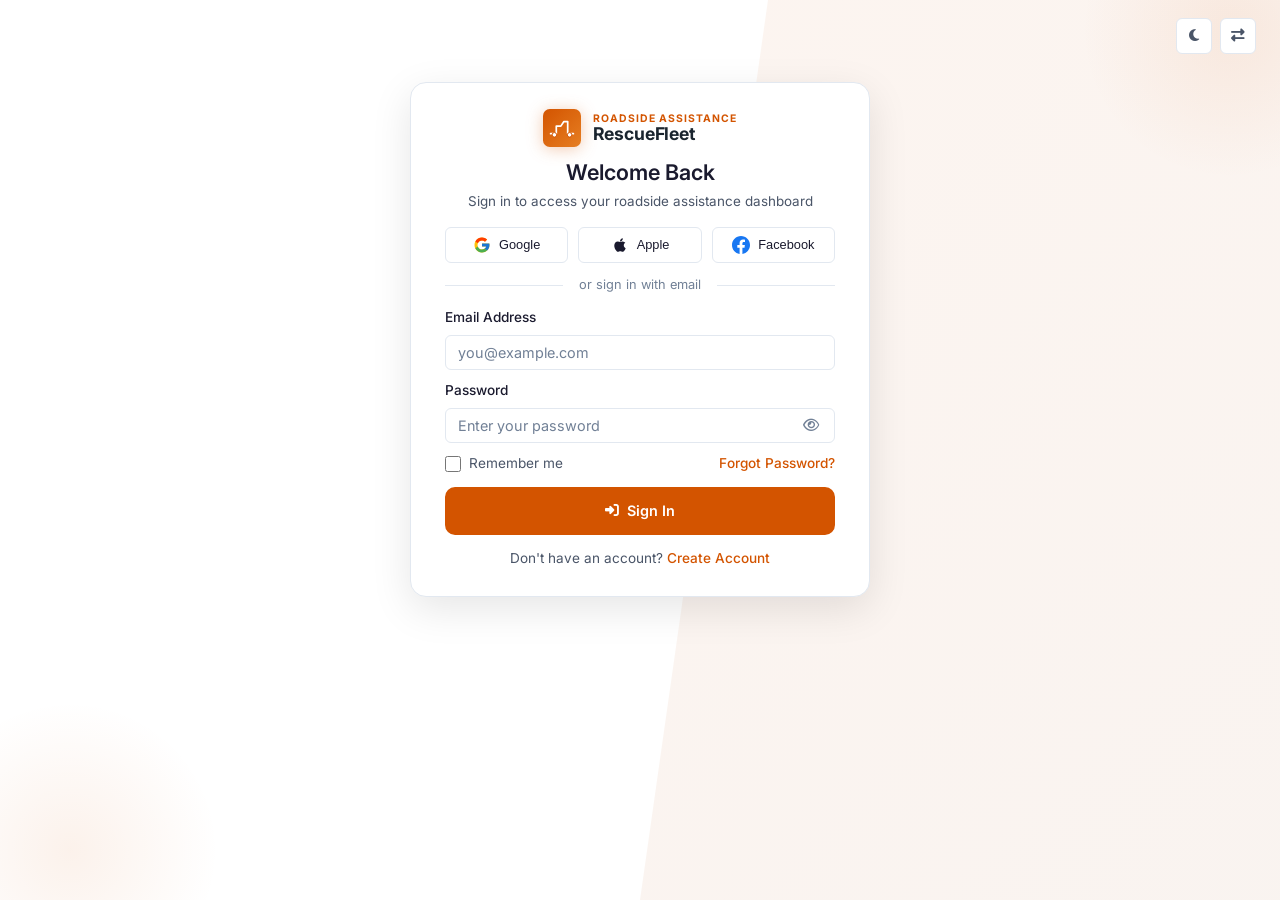
<file: login.html>
<!DOCTYPE html>
<html lang="en" dir="ltr">
<head>
    <meta charset="UTF-8">
    <meta name="viewport" content="width=device-width, initial-scale=1.0">
    <title>Sign In — RescueFleet</title>
    <link rel="icon" type="image/svg+xml" href="favicon.svg">
    <link rel="preconnect" href="https://fonts.googleapis.com">
    <link rel="preconnect" href="https://fonts.gstatic.com" crossorigin>
    <link href="https://fonts.googleapis.com/css2?family=Inter:wght@300;400;500;600;700;800&display=swap" rel="stylesheet">
    <link rel="stylesheet" href="https://cdnjs.cloudflare.com/ajax/libs/font-awesome/6.5.1/css/all.min.css">
    <link rel="stylesheet" href="style.css">
</head>
<body data-page="login">

<div class="auth-page">
    <!-- Top Bar -->
    <div class="auth-topbar">
        <div class="auth-topbar-actions">
            <button onclick="toggleDark()" title="Toggle Dark Mode"><i class="fa-solid fa-moon"></i></button>
            <button onclick="toggleRTL()" title="Toggle RTL"><i class="fa-solid fa-right-left"></i></button>
        </div>
    </div>

    <!-- Orbs -->
    <div class="auth-card-orb orb-1"></div>
    <div class="auth-card-orb orb-2"></div>

    <!-- Card -->
    <div class="auth-card">
        <div class="auth-card-logo"><a href="index.html" id="authCardLogo"></a></div>

        <h1>Welcome Back</h1>
        <p class="auth-subtitle">Sign in to access your roadside assistance dashboard</p>

        <!-- Social Login -->
        <div class="social-login-grid">
            <button class="social-btn" id="googleBtn"><span>Google</span></button>
            <button class="social-btn" id="appleBtn"><span>Apple</span></button>
            <button class="social-btn" id="facebookBtn"><span>Facebook</span></button>
        </div>

        <div class="divider">or sign in with email</div>

        <!-- Form -->
        <form onsubmit="return false;">
            <div class="form-group">
                <label class="form-label" for="email">Email Address</label>
                <input class="form-input" type="email" id="email" placeholder="you@example.com" required>
            </div>

            <div class="form-group">
                <label class="form-label" for="password">Password</label>
                <div class="password-wrapper">
                    <input class="form-input" type="password" id="password" placeholder="Enter your password" required>
                    <button type="button" class="password-toggle" onclick="togglePasswordVisibility('password', this)">
                        <i class="fa-regular fa-eye pw-icon"></i>
                    </button>
                </div>
            </div>

            <div class="form-row">
                <label class="checkbox-wrapper">
                    <input type="checkbox"> Remember me
                </label>
                <a href="#" class="link-primary">Forgot Password?</a>
            </div>

            <button type="submit" class="btn btn-primary" style="width:100%;justify-content:center;">
                <i class="fa-solid fa-right-to-bracket"></i> Sign In
            </button>
        </form>

        <p class="auth-footer">Don't have an account? <a href="signup.html">Create Account</a></p>
    </div>
</div>

<script src="components.js"></script>
</body>
</html>
</file>
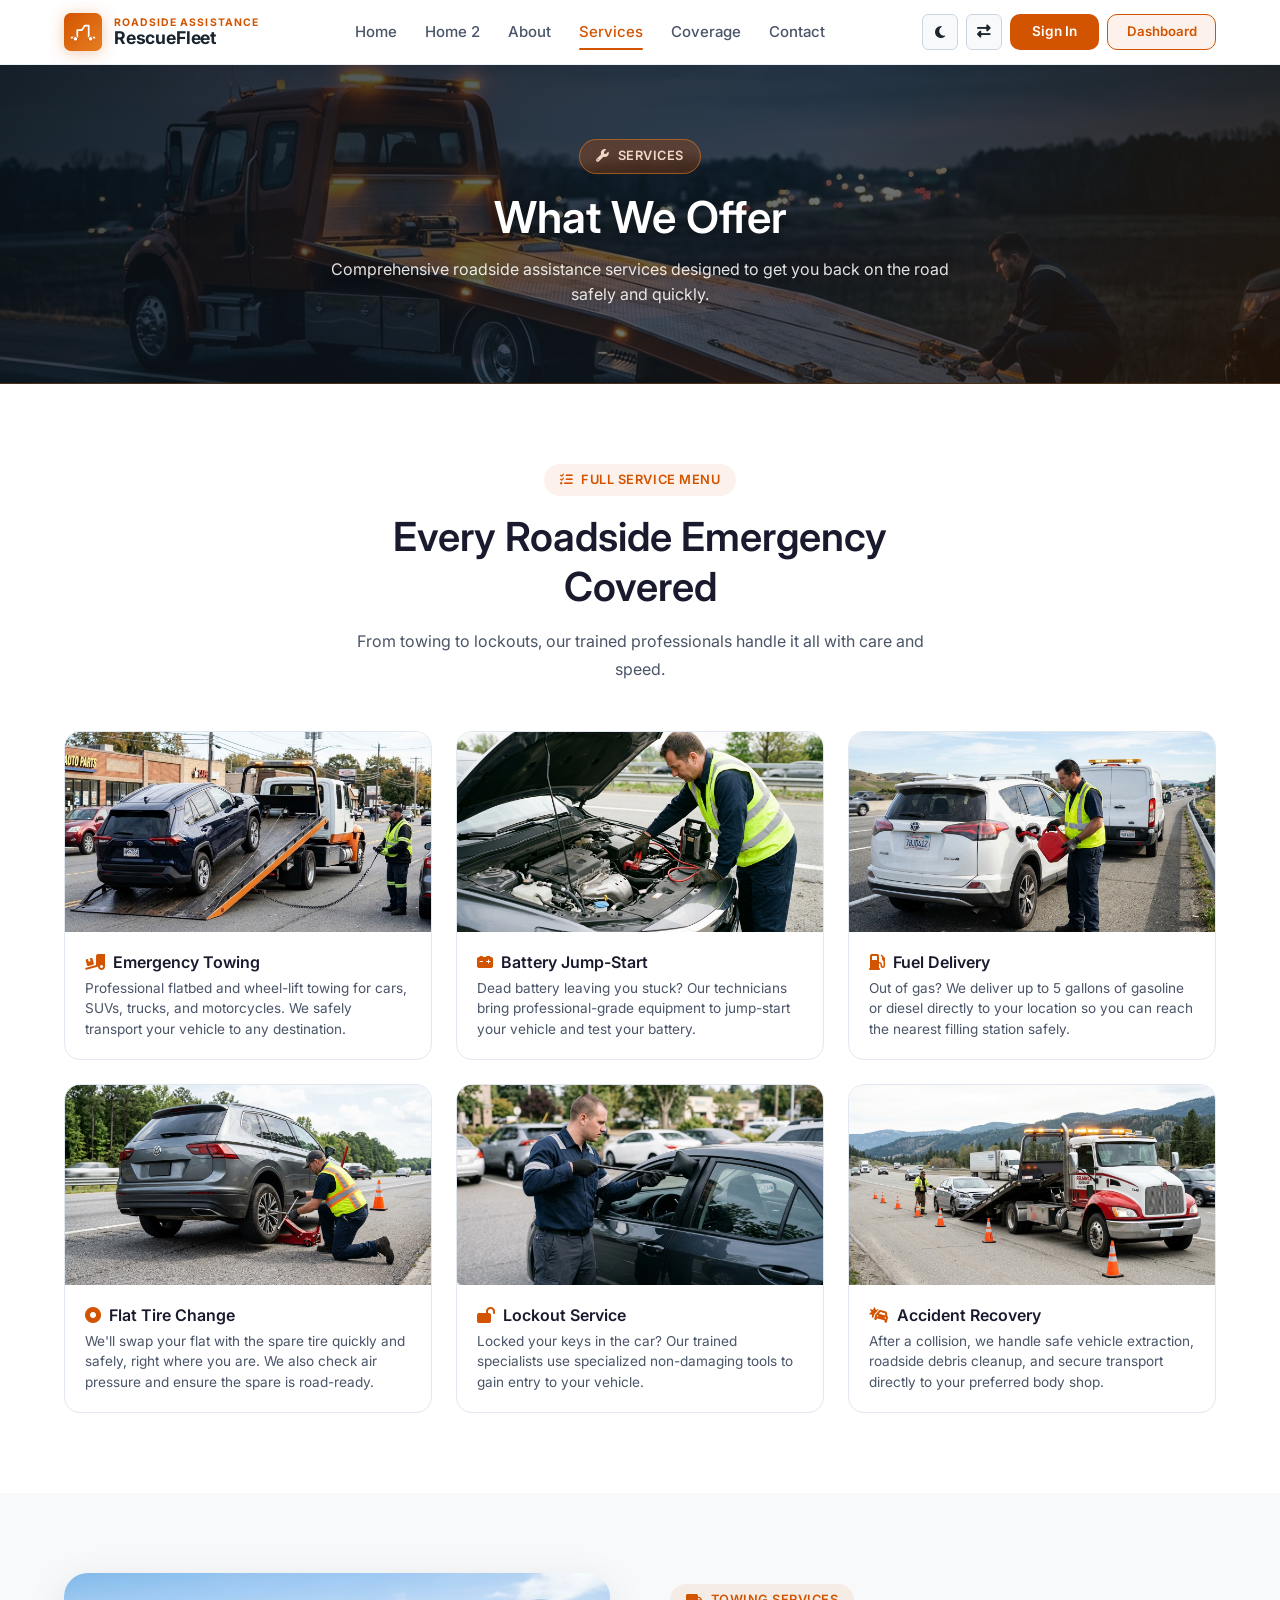
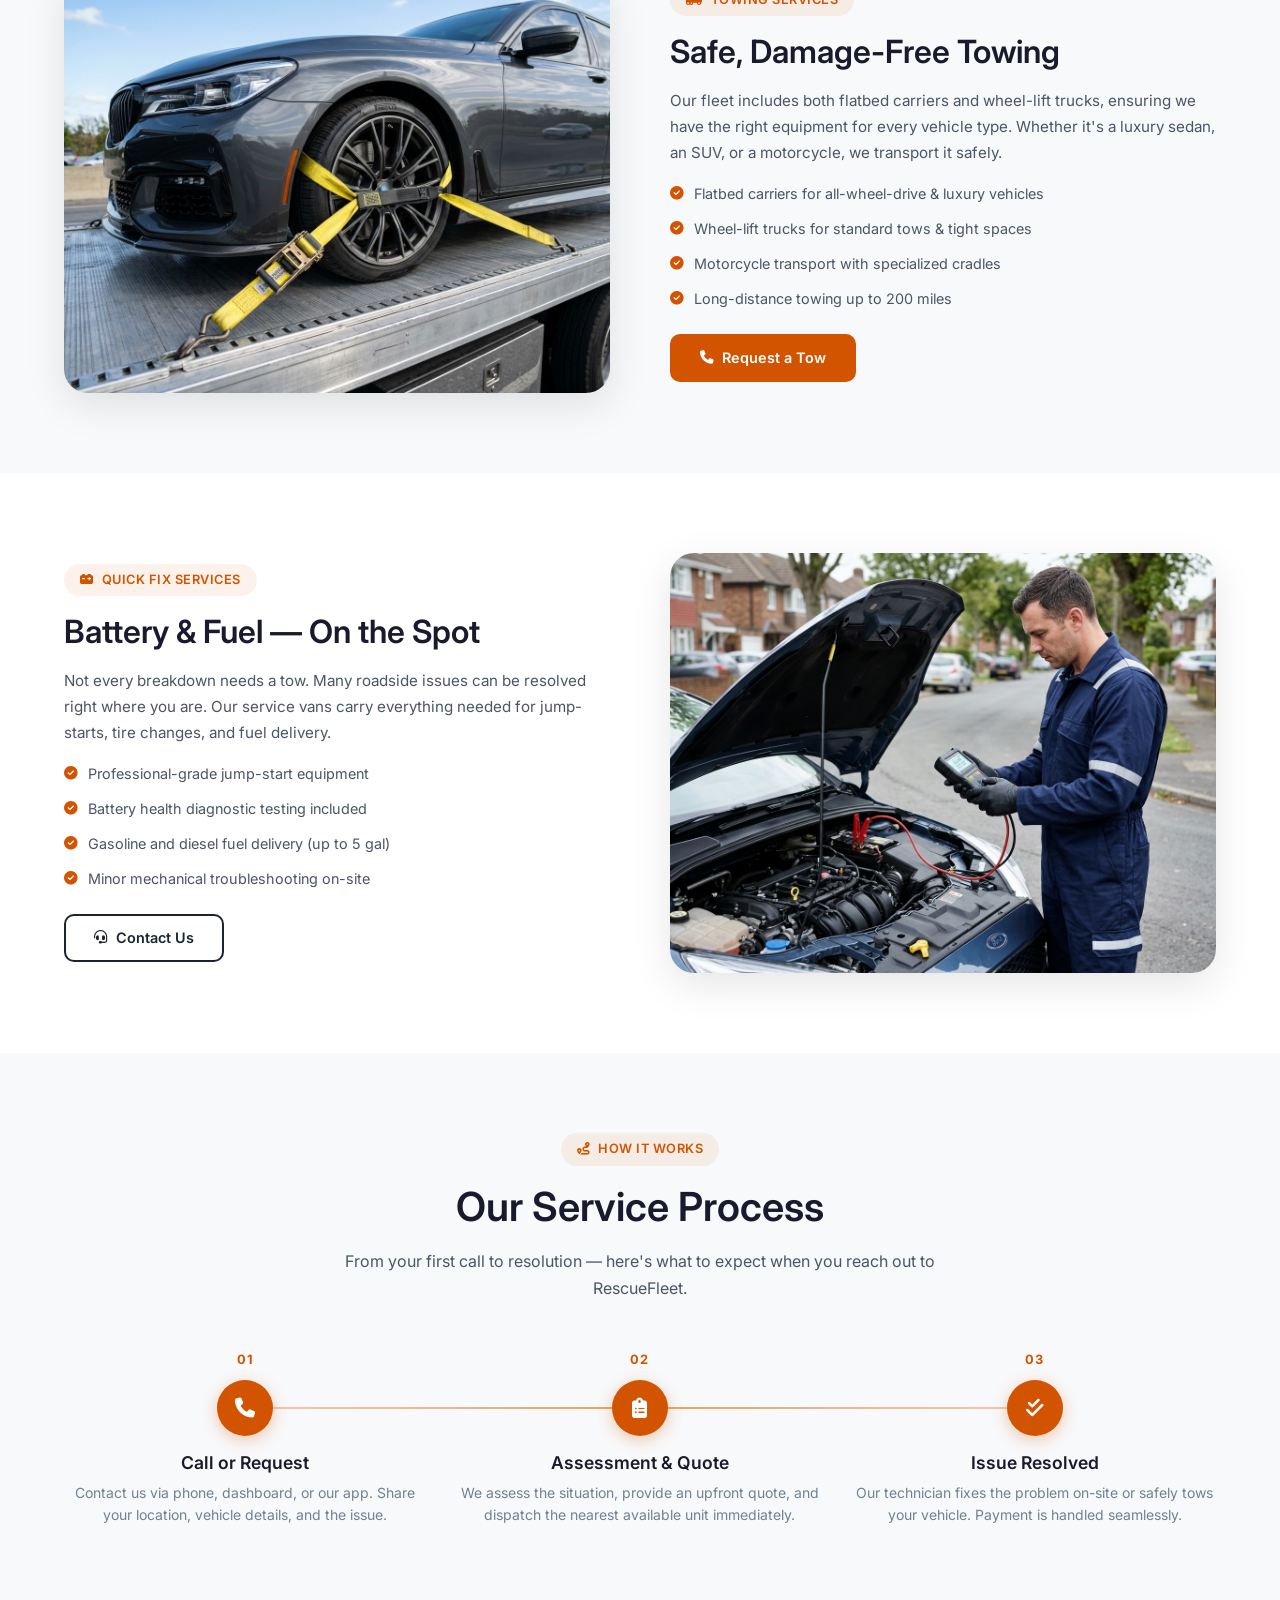
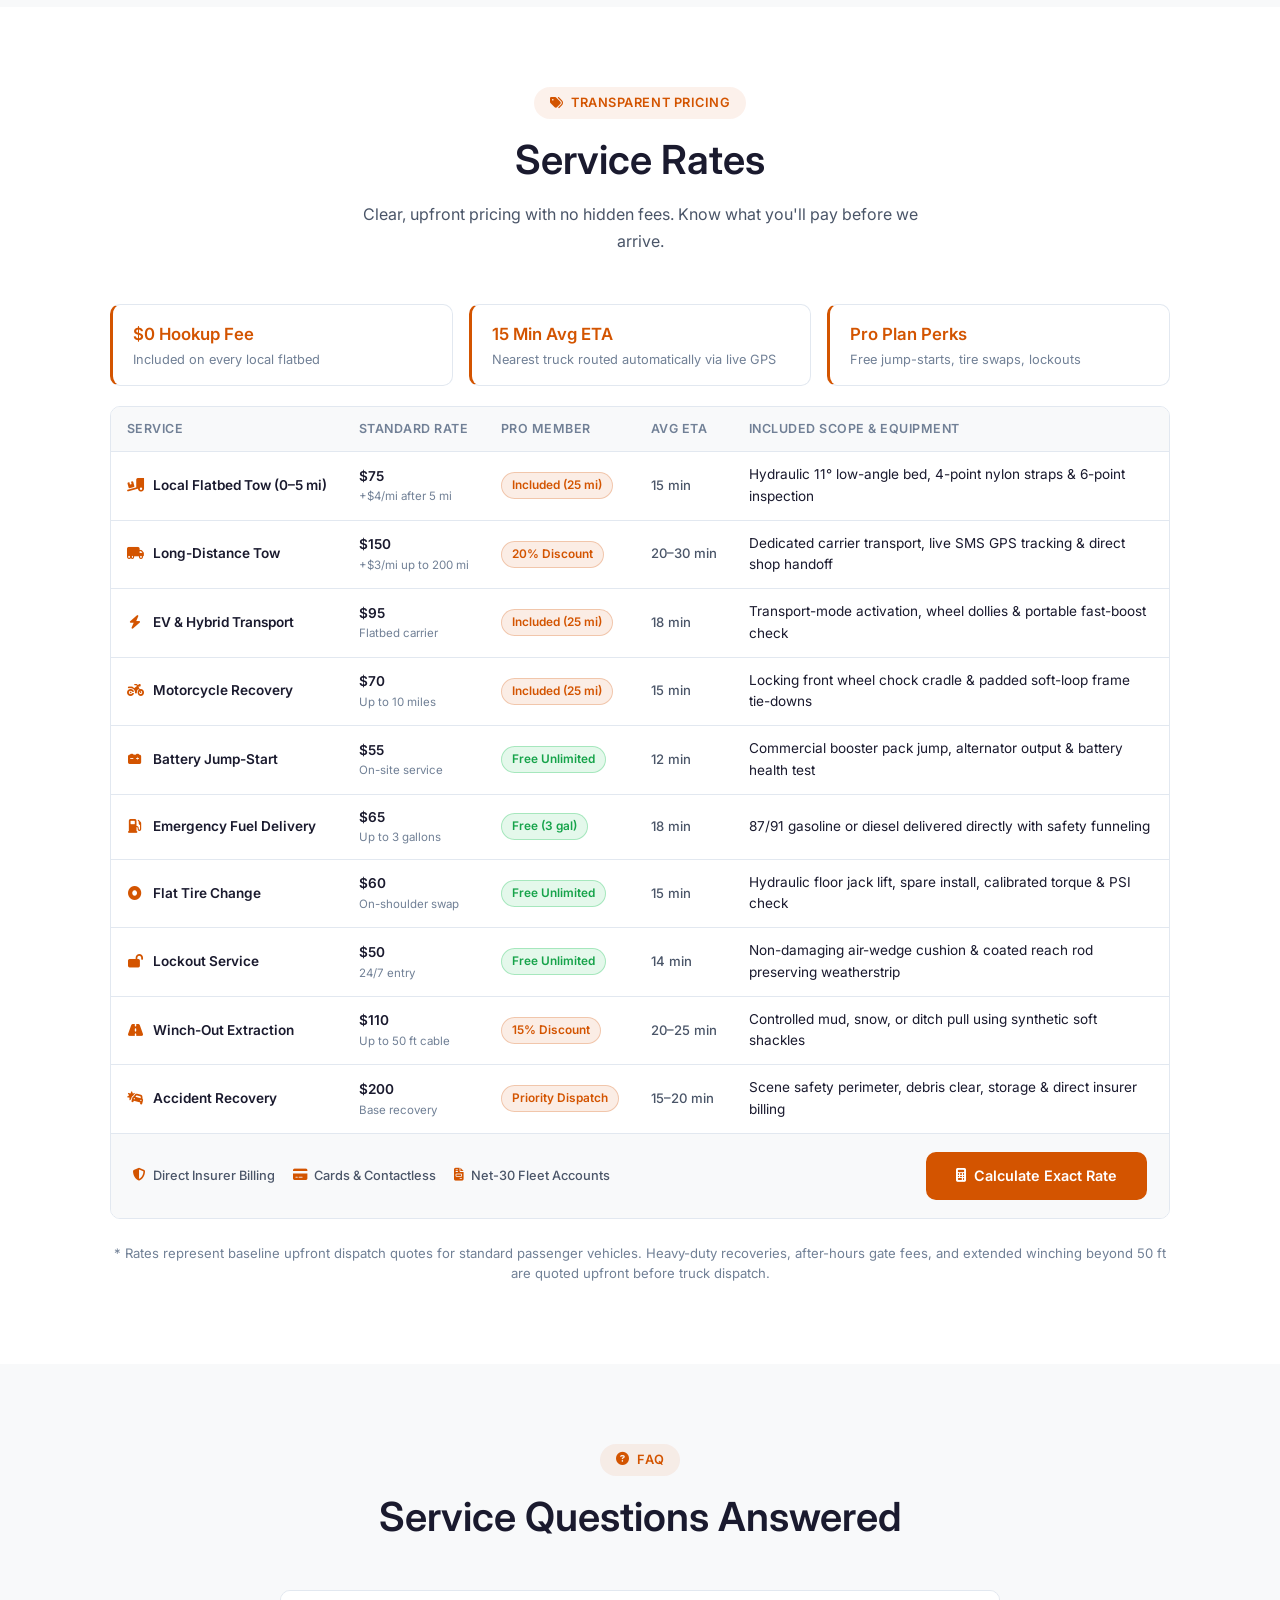
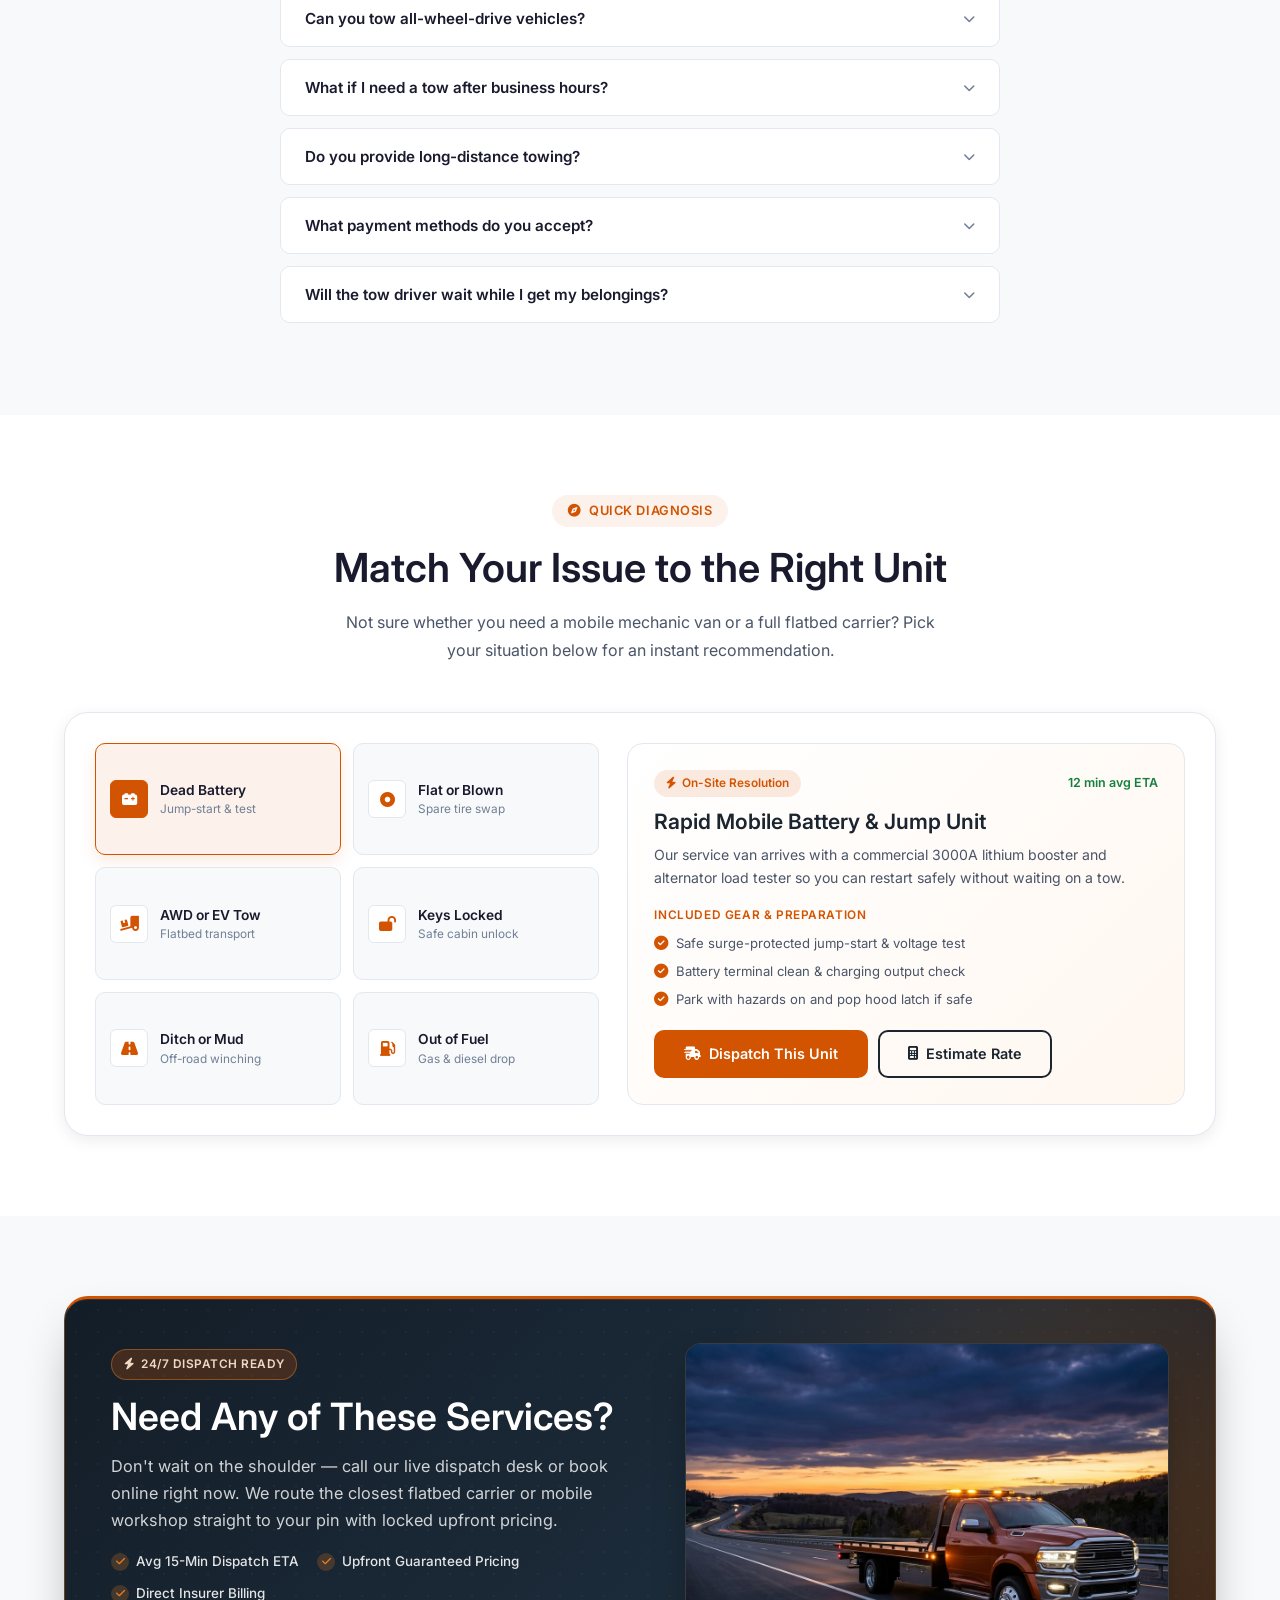
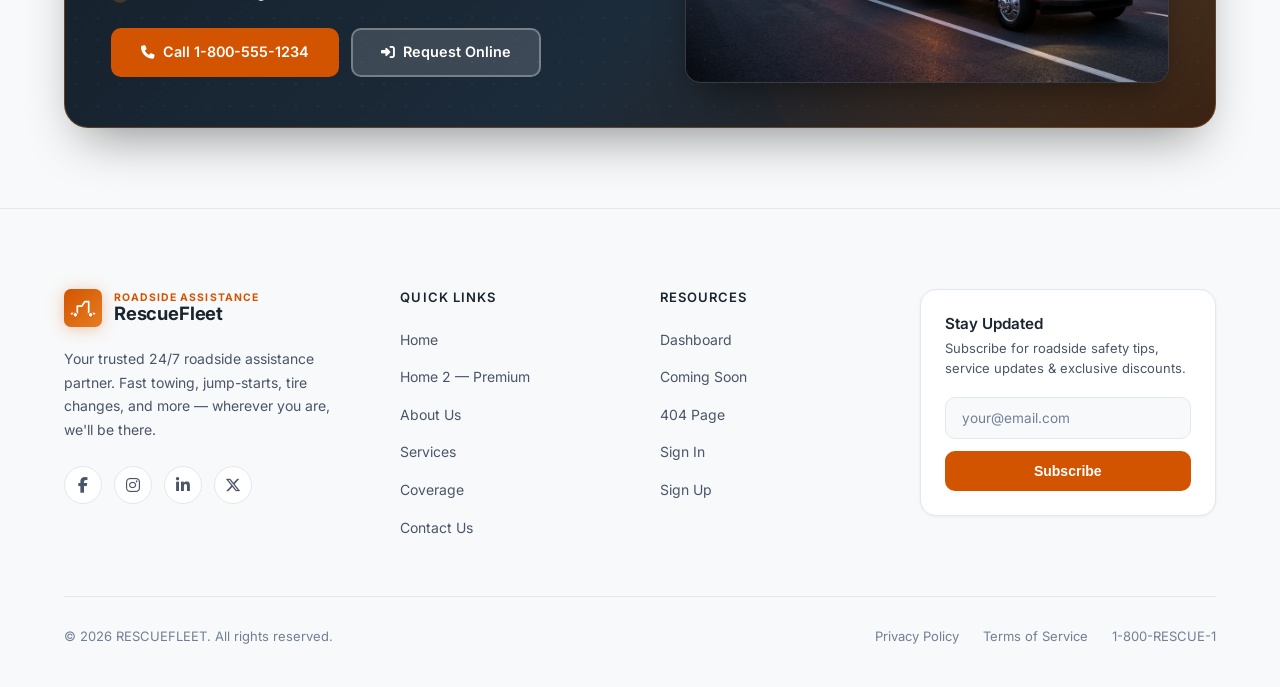
<file: services.html>
<!DOCTYPE html>
<html lang="en" dir="ltr">
<head>
    <meta charset="UTF-8">
    <meta name="viewport" content="width=device-width, initial-scale=1.0">
    <title>Our Services — RescueFleet</title>
    <link rel="icon" type="image/svg+xml" href="favicon.svg">
    <link rel="preconnect" href="https://fonts.googleapis.com">
    <link rel="preconnect" href="https://fonts.gstatic.com" crossorigin>
    <link href="https://fonts.googleapis.com/css2?family=Inter:wght@300;400;500;600;700;800&display=swap" rel="stylesheet">
    <link rel="stylesheet" href="https://cdnjs.cloudflare.com/ajax/libs/font-awesome/6.5.1/css/all.min.css">
    <link rel="stylesheet" href="style.css">
</head>
<body data-page="inner">

<div id="navbar"></div>

<!-- SECTION 1 — PAGE BANNER -->
<section class="page-banner page-banner--photo">
    <img src="assets/images/banner-services.jpg" alt="Flatbed recovery truck illuminated by amber lights along a twilight highway" class="page-banner-bg">
    <div class="page-banner-overlay" aria-hidden="true"></div>
    <div class="container">
        <div class="scroll-reveal" style="text-align: center;">
            <span class="section-label"><i class="fa-solid fa-wrench"></i> Services</span>
            <h1 class="page-banner-title">What We Offer</h1>
            <p class="page-banner-subtitle">Comprehensive roadside assistance services designed to get you back on the road safely and quickly.</p>
        </div>
    </div>
</section>

<!-- SECTION 2 — SERVICES DETAIL GRID (6 Cards with Images) -->
<section class="section">
    <div class="container">
        <div class="text-center scroll-reveal" style="max-width: 600px; margin: 0 auto 48px;">
            <span class="section-label"><i class="fa-solid fa-list-check"></i> Full Service Menu</span>
            <h2 class="section-title">Every Roadside Emergency Covered</h2>
            <p class="section-subtitle">From towing to lockouts, our trained professionals handle it all with care and speed.</p>
        </div>
        <div class="fleet-grid scroll-reveal">
            <div class="fleet-card">
                <img src="assets/images/services-towing-loading.jpg" alt="Tow truck loading car" class="fleet-card-img">
                <div class="fleet-card-body">
                    <h3><i class="fa-solid fa-truck-ramp-box" style="color: var(--primary);"></i><span>Emergency Towing</span></h3>
                    <p>Professional flatbed and wheel-lift towing for cars, SUVs, trucks, and motorcycles. We safely transport your vehicle to any destination.</p>
                </div>
            </div>
            <div class="fleet-card">
                <img src="assets/images/battery-jump-start.jpg" alt="Mechanic with jumper cables" class="fleet-card-img">
                <div class="fleet-card-body">
                    <h3><i class="fa-solid fa-car-battery" style="color: var(--primary);"></i><span>Battery Jump-Start</span></h3>
                    <p>Dead battery leaving you stuck? Our technicians bring professional-grade equipment to jump-start your vehicle and test your battery.</p>
                </div>
            </div>
            <div class="fleet-card">
                <img src="assets/images/services-fuel-delivery.jpg" alt="Fuel delivery service" class="fleet-card-img">
                <div class="fleet-card-body">
                    <h3><i class="fa-solid fa-gas-pump" style="color: var(--primary);"></i><span>Fuel Delivery</span></h3>
                    <p>Out of gas? We deliver up to 5 gallons of gasoline or diesel directly to your location so you can reach the nearest filling station safely.</p>
                </div>
            </div>
            <div class="fleet-card">
                <img src="assets/images/flat-tire-change.jpg" alt="Tire being changed" class="fleet-card-img">
                <div class="fleet-card-body">
                    <h3><i class="fa-solid fa-circle-dot" style="color: var(--primary);"></i><span>Flat Tire Change</span></h3>
                    <p>We'll swap your flat with the spare tire quickly and safely, right where you are. We also check air pressure and ensure the spare is road-ready.</p>
                </div>
            </div>
            <div class="fleet-card">
                <img src="assets/images/lockout-service.jpg" alt="Lockout service" class="fleet-card-img">
                <div class="fleet-card-body">
                    <h3><i class="fa-solid fa-lock-open" style="color: var(--primary);"></i><span>Lockout Service</span></h3>
                    <p>Locked your keys in the car? Our trained specialists use specialized non-damaging tools to gain entry to your vehicle.</p>
                </div>
            </div>
            <div class="fleet-card">
                <img src="assets/images/services-accident-recovery.jpg" alt="Accident recovery scene" class="fleet-card-img">
                <div class="fleet-card-body">
                    <h3><i class="fa-solid fa-car-burst" style="color: var(--primary);"></i><span>Accident Recovery</span></h3>
                    <p>After a collision, we handle safe vehicle extraction, roadside debris cleanup, and secure transport directly to your preferred body shop.</p>
                </div>
            </div>
        </div>
    </div>
</section>

<!-- SECTION 3 — TOWING DETAIL (Split with Image) -->
<section class="section" style="background: var(--bg-alt);">
    <div class="container">
        <div class="split-section scroll-reveal">
            <div class="split-image">
                <img src="assets/images/services-flatbed-detail.jpg" alt="Flatbed tow truck at work">
            </div>
            <div class="split-content">
                <span class="section-label"><i class="fa-solid fa-truck-moving"></i> Towing Services</span>
                <h2 class="section-title">Safe, Damage-Free Towing</h2>
                <p style="color: var(--text-secondary); line-height: 1.7; margin-bottom: 16px;">
                    Our fleet includes both flatbed carriers and wheel-lift trucks, ensuring we have the right equipment for every vehicle type. Whether it's a luxury sedan, an SUV, or a motorcycle, we transport it safely.
                </p>
                <div class="split-checklist">
                    <div class="split-checklist-item">
                        <i class="fa-solid fa-check-circle"></i>
                        <span>Flatbed carriers for all-wheel-drive & luxury vehicles</span>
                    </div>
                    <div class="split-checklist-item">
                        <i class="fa-solid fa-check-circle"></i>
                        <span>Wheel-lift trucks for standard tows & tight spaces</span>
                    </div>
                    <div class="split-checklist-item">
                        <i class="fa-solid fa-check-circle"></i>
                        <span>Motorcycle transport with specialized cradles</span>
                    </div>
                    <div class="split-checklist-item">
                        <i class="fa-solid fa-check-circle"></i>
                        <span>Long-distance towing up to 200 miles</span>
                    </div>
                </div>
                <a href="contact.html" class="btn btn-primary"><i class="fa-solid fa-phone"></i> Request a Tow</a>
            </div>
        </div>
    </div>
</section>

<!-- SECTION 4 — BATTERY & FUEL (Split with Image) -->
<section class="section">
    <div class="container">
        <div class="split-section scroll-reveal">
            <div class="split-content">
                <span class="section-label"><i class="fa-solid fa-car-battery"></i> Quick Fix Services</span>
                <h2 class="section-title">Battery & Fuel — On the Spot</h2>
                <p style="color: var(--text-secondary); line-height: 1.7; margin-bottom: 16px;">
                    Not every breakdown needs a tow. Many roadside issues can be resolved right where you are. Our service vans carry everything needed for jump-starts, tire changes, and fuel delivery.
                </p>
                <div class="split-checklist">
                    <div class="split-checklist-item">
                        <i class="fa-solid fa-check-circle"></i>
                        <span>Professional-grade jump-start equipment</span>
                    </div>
                    <div class="split-checklist-item">
                        <i class="fa-solid fa-check-circle"></i>
                        <span>Battery health diagnostic testing included</span>
                    </div>
                    <div class="split-checklist-item">
                        <i class="fa-solid fa-check-circle"></i>
                        <span>Gasoline and diesel fuel delivery (up to 5 gal)</span>
                    </div>
                    <div class="split-checklist-item">
                        <i class="fa-solid fa-check-circle"></i>
                        <span>Minor mechanical troubleshooting on-site</span>
                    </div>
                </div>
                <a href="contact.html" class="btn btn-secondary"><i class="fa-solid fa-headset"></i> Contact Us</a>
            </div>
            <div class="split-image">
                <img src="assets/images/services-battery-diagnostic.jpg" alt="Mechanic checking battery">
            </div>
        </div>
    </div>
</section>

<!-- SECTION 5 — PROCESS STEPS -->
<section class="section" style="background: var(--bg-alt);">
    <div class="container">
        <div class="text-center scroll-reveal" style="max-width: 600px; margin: 0 auto 48px;">
            <span class="section-label"><i class="fa-solid fa-route"></i> How It Works</span>
            <h2 class="section-title">Our Service Process</h2>
            <p class="section-subtitle">From your first call to resolution — here's what to expect when you reach out to RescueFleet.</p>
        </div>
        <div class="process-grid scroll-reveal">
            <div class="process-step">
                <div class="process-number">01</div>
                <div class="process-icon"><i class="fa-solid fa-phone"></i></div>
                <h3>Call or Request</h3>
                <p>Contact us via phone, dashboard, or our app. Share your location, vehicle details, and the issue.</p>
            </div>
            <div class="process-step">
                <div class="process-number">02</div>
                <div class="process-icon"><i class="fa-solid fa-clipboard-list"></i></div>
                <h3>Assessment & Quote</h3>
                <p>We assess the situation, provide an upfront quote, and dispatch the nearest available unit immediately.</p>
            </div>
            <div class="process-step">
                <div class="process-number">03</div>
                <div class="process-icon"><i class="fa-solid fa-check-double"></i></div>
                <h3>Issue Resolved</h3>
                <p>Our technician fixes the problem on-site or safely tows your vehicle. Payment is handled seamlessly.</p>
            </div>
        </div>
    </div>
</section>

<!-- SECTION 6 — PRICING TABLE -->
<section class="section">
    <div class="container">
        <div class="text-center scroll-reveal" style="max-width: 600px; margin: 0 auto 48px;">
            <span class="section-label"><i class="fa-solid fa-tags"></i> Transparent Pricing</span>
            <h2 class="section-title">Service Rates</h2>
            <p class="section-subtitle">Clear, upfront pricing with no hidden fees. Know what you'll pay before we arrive.</p>
        </div>
        <div class="scroll-reveal rates-showcase">
            <div class="rate-highlights">
                <div class="rate-highlight-card">
                    <strong>$0 Hookup Fee</strong>
                    <span>Included on every local flatbed</span>
                </div>
                <div class="rate-highlight-card">
                    <strong>15 Min Avg ETA</strong>
                    <span>Nearest truck routed automatically via live GPS</span>
                </div>
                <div class="rate-highlight-card">
                    <strong>Pro Plan Perks</strong>
                    <span>Free jump-starts, tire swaps, lockouts</span>
                </div>
            </div>
            <div class="dash-panel">
                <div class="dash-table-responsive">
                    <table class="dash-table-custom rates-table">
                        <thead>
                            <tr>
                                <th>Service</th>
                                <th>Standard Rate</th>
                                <th>Pro Member</th>
                                <th>Avg ETA</th>
                                <th>Included Scope & Equipment</th>
                            </tr>
                        </thead>
                        <tbody>
                            <tr>
                                <td data-label="Service"><span class="rate-svc-cell"><i class="fa-solid fa-truck-ramp-box"></i>Local Flatbed Tow (0–5 mi)</span></td>
                                <td data-label="Standard Rate" class="rate-price">$75 <small>+$4/mi after 5 mi</small></td>
                                <td data-label="Pro Member"><span class="rate-member-pill">Included (25 mi)</span></td>
                                <td data-label="Avg ETA"><span class="rate-eta">15 min</span></td>
                                <td data-label="Included Scope">Hydraulic 11° low-angle bed, 4-point nylon straps & 6-point inspection</td>
                            </tr>
                            <tr>
                                <td data-label="Service"><span class="rate-svc-cell"><i class="fa-solid fa-truck-moving"></i>Long-Distance Tow</span></td>
                                <td data-label="Standard Rate" class="rate-price">$150 <small>+$3/mi up to 200 mi</small></td>
                                <td data-label="Pro Member"><span class="rate-member-pill">20% Discount</span></td>
                                <td data-label="Avg ETA"><span class="rate-eta">20–30 min</span></td>
                                <td data-label="Included Scope">Dedicated carrier transport, live SMS GPS tracking & direct shop handoff</td>
                            </tr>
                            <tr>
                                <td data-label="Service"><span class="rate-svc-cell"><i class="fa-solid fa-bolt"></i>EV & Hybrid Transport</span></td>
                                <td data-label="Standard Rate" class="rate-price">$95 <small>Flatbed carrier</small></td>
                                <td data-label="Pro Member"><span class="rate-member-pill">Included (25 mi)</span></td>
                                <td data-label="Avg ETA"><span class="rate-eta">18 min</span></td>
                                <td data-label="Included Scope">Transport-mode activation, wheel dollies & portable fast-boost check</td>
                            </tr>
                            <tr>
                                <td data-label="Service"><span class="rate-svc-cell"><i class="fa-solid fa-motorcycle"></i>Motorcycle Recovery</span></td>
                                <td data-label="Standard Rate" class="rate-price">$70 <small>Up to 10 miles</small></td>
                                <td data-label="Pro Member"><span class="rate-member-pill">Included (25 mi)</span></td>
                                <td data-label="Avg ETA"><span class="rate-eta">15 min</span></td>
                                <td data-label="Included Scope">Locking front wheel chock cradle & padded soft-loop frame tie-downs</td>
                            </tr>
                            <tr>
                                <td data-label="Service"><span class="rate-svc-cell"><i class="fa-solid fa-car-battery"></i>Battery Jump-Start</span></td>
                                <td data-label="Standard Rate" class="rate-price">$55 <small>On-site service</small></td>
                                <td data-label="Pro Member"><span class="rate-member-pill free">Free Unlimited</span></td>
                                <td data-label="Avg ETA"><span class="rate-eta">12 min</span></td>
                                <td data-label="Included Scope">Commercial booster pack jump, alternator output & battery health test</td>
                            </tr>
                            <tr>
                                <td data-label="Service"><span class="rate-svc-cell"><i class="fa-solid fa-gas-pump"></i>Emergency Fuel Delivery</span></td>
                                <td data-label="Standard Rate" class="rate-price">$65 <small>Up to 3 gallons</small></td>
                                <td data-label="Pro Member"><span class="rate-member-pill free">Free (3 gal)</span></td>
                                <td data-label="Avg ETA"><span class="rate-eta">18 min</span></td>
                                <td data-label="Included Scope">87/91 gasoline or diesel delivered directly with safety funneling</td>
                            </tr>
                            <tr>
                                <td data-label="Service"><span class="rate-svc-cell"><i class="fa-solid fa-circle-dot"></i>Flat Tire Change</span></td>
                                <td data-label="Standard Rate" class="rate-price">$60 <small>On-shoulder swap</small></td>
                                <td data-label="Pro Member"><span class="rate-member-pill free">Free Unlimited</span></td>
                                <td data-label="Avg ETA"><span class="rate-eta">15 min</span></td>
                                <td data-label="Included Scope">Hydraulic floor jack lift, spare install, calibrated torque & PSI check</td>
                            </tr>
                            <tr>
                                <td data-label="Service"><span class="rate-svc-cell"><i class="fa-solid fa-lock-open"></i>Lockout Service</span></td>
                                <td data-label="Standard Rate" class="rate-price">$50 <small>24/7 entry</small></td>
                                <td data-label="Pro Member"><span class="rate-member-pill free">Free Unlimited</span></td>
                                <td data-label="Avg ETA"><span class="rate-eta">14 min</span></td>
                                <td data-label="Included Scope">Non-damaging air-wedge cushion & coated reach rod preserving weatherstrip</td>
                            </tr>
                            <tr>
                                <td data-label="Service"><span class="rate-svc-cell"><i class="fa-solid fa-road"></i>Winch-Out Extraction</span></td>
                                <td data-label="Standard Rate" class="rate-price">$110 <small>Up to 50 ft cable</small></td>
                                <td data-label="Pro Member"><span class="rate-member-pill">15% Discount</span></td>
                                <td data-label="Avg ETA"><span class="rate-eta">20–25 min</span></td>
                                <td data-label="Included Scope">Controlled mud, snow, or ditch pull using synthetic soft shackles</td>
                            </tr>
                            <tr>
                                <td data-label="Service"><span class="rate-svc-cell"><i class="fa-solid fa-car-burst"></i>Accident Recovery</span></td>
                                <td data-label="Standard Rate" class="rate-price">$200 <small>Base recovery</small></td>
                                <td data-label="Pro Member"><span class="rate-member-pill">Priority Dispatch</span></td>
                                <td data-label="Avg ETA"><span class="rate-eta">15–20 min</span></td>
                                <td data-label="Included Scope">Scene safety perimeter, debris clear, storage & direct insurer billing</td>
                            </tr>
                        </tbody>
                    </table>
                </div>
                <div class="rates-footer">
                    <div class="rates-payment-tags">
                        <span><i class="fa-solid fa-shield-halved"></i> Direct Insurer Billing</span>
                        <span><i class="fa-solid fa-credit-card"></i> Cards & Contactless</span>
                        <span><i class="fa-solid fa-file-invoice"></i> Net-30 Fleet Accounts</span>
                    </div>
                    <a href="index.html#quoteEstimator" class="btn btn-primary"><i class="fa-solid fa-calculator"></i> Calculate Exact Rate</a>
                </div>
            </div>
            <p class="rates-disclaimer">
                * Rates represent baseline upfront dispatch quotes for standard passenger vehicles. Heavy-duty recoveries, after-hours gate fees, and extended winching beyond 50 ft are quoted upfront before truck dispatch.
            </p>
        </div>
    </div>
</section>

<!-- SECTION 7 — FAQ -->
<section class="section" style="background: var(--bg-alt);">
    <div class="container">
        <div class="text-center scroll-reveal" style="max-width: 600px; margin: 0 auto 48px;">
            <span class="section-label"><i class="fa-solid fa-circle-question"></i> FAQ</span>
            <h2 class="section-title">Service Questions Answered</h2>
        </div>
        <div class="faq-container scroll-reveal" style="max-width: 720px; margin: 0 auto;">
            <div class="faq-item">
                <button class="faq-question">
                    <span>Can you tow all-wheel-drive vehicles?</span>
                    <i class="fa-solid fa-chevron-down faq-icon"></i>
                </button>
                <div class="faq-answer">
                    <p>Yes! Our flatbed carriers are specifically designed for AWD and 4WD vehicles. The vehicle is loaded entirely onto the flatbed, ensuring zero risk of drivetrain damage.</p>
                </div>
            </div>
            <div class="faq-item">
                <button class="faq-question">
                    <span>What if I need a tow after business hours?</span>
                    <i class="fa-solid fa-chevron-down faq-icon"></i>
                </button>
                <div class="faq-answer">
                    <p>We operate 24/7, 365 days a year. After-hours tows are available at the same standard rates — no premium charges for nights, weekends, or holidays.</p>
                </div>
            </div>
            <div class="faq-item">
                <button class="faq-question">
                    <span>Do you provide long-distance towing?</span>
                    <i class="fa-solid fa-chevron-down faq-icon"></i>
                </button>
                <div class="faq-answer">
                    <p>Yes, we offer long-distance towing for up to 200 miles. For distances beyond that, please contact us for a custom quote and scheduling.</p>
                </div>
            </div>
            <div class="faq-item">
                <button class="faq-question">
                    <span>What payment methods do you accept?</span>
                    <i class="fa-solid fa-chevron-down faq-icon"></i>
                </button>
                <div class="faq-answer">
                    <p>We accept all major credit cards (Visa, MasterCard, Amex), debit cards, cash, and direct insurance billing. Members can also charge to their account.</p>
                </div>
            </div>
            <div class="faq-item">
                <button class="faq-question">
                    <span>Will the tow driver wait while I get my belongings?</span>
                    <i class="fa-solid fa-chevron-down faq-icon"></i>
                </button>
                <div class="faq-answer">
                    <p>Absolutely. Our drivers will give you all the time you need to gather your personal items from the vehicle before towing. Your comfort and safety are our priority.</p>
                </div>
            </div>
        </div>
    </div>
</section>

<!-- SECTION 8 — INTERACTIVE ISSUE-TO-UNIT MATCHER -->
<section class="section">
    <div class="container">
        <div class="text-center scroll-reveal" style="max-width: 620px; margin: 0 auto 48px;">
            <span class="section-label"><i class="fa-solid fa-compass"></i> Quick Diagnosis</span>
            <h2 class="section-title">Match Your Issue to the Right Unit</h2>
            <p class="section-subtitle">Not sure whether you need a mobile mechanic van or a full flatbed carrier? Pick your situation below for an instant recommendation.</p>
        </div>
        <div class="svc-matcher-card scroll-reveal" id="serviceMatcherCard">
            <div class="svc-symptom-list" role="group" aria-label="Vehicle issue scenarios">
                <button type="button" class="svc-symptom-btn active" data-symptom="battery">
                    <span class="svc-symptom-icon"><i class="fa-solid fa-car-battery"></i></span>
                    <div>
                        <strong>Dead Battery</strong>
                        <span>Jump-start &amp; test</span>
                    </div>
                </button>
                <button type="button" class="svc-symptom-btn" data-symptom="tire">
                    <span class="svc-symptom-icon"><i class="fa-solid fa-circle-dot"></i></span>
                    <div>
                        <strong>Flat or Blown</strong>
                        <span>Spare tire swap</span>
                    </div>
                </button>
                <button type="button" class="svc-symptom-btn" data-symptom="awd">
                    <span class="svc-symptom-icon"><i class="fa-solid fa-truck-ramp-box"></i></span>
                    <div>
                        <strong>AWD or EV Tow</strong>
                        <span>Flatbed transport</span>
                    </div>
                </button>
                <button type="button" class="svc-symptom-btn" data-symptom="lockout">
                    <span class="svc-symptom-icon"><i class="fa-solid fa-lock-open"></i></span>
                    <div>
                        <strong>Keys Locked</strong>
                        <span>Safe cabin unlock</span>
                    </div>
                </button>
                <button type="button" class="svc-symptom-btn" data-symptom="winch">
                    <span class="svc-symptom-icon"><i class="fa-solid fa-road"></i></span>
                    <div>
                        <strong>Ditch or Mud</strong>
                        <span>Off-road winching</span>
                    </div>
                </button>
                <button type="button" class="svc-symptom-btn" data-symptom="fuel">
                    <span class="svc-symptom-icon"><i class="fa-solid fa-gas-pump"></i></span>
                    <div>
                        <strong>Out of Fuel</strong>
                        <span>Gas &amp; diesel drop</span>
                    </div>
                </button>
            </div>
            <div class="svc-match-panel" id="svcMatchPanel" aria-live="polite">
                <div class="svc-match-top">
                    <span class="svc-match-badge" id="svcMatchBadge"><i class="fa-solid fa-bolt"></i> On-Site Resolution</span>
                    <span class="svc-match-eta" id="svcMatchEta">12 min avg ETA</span>
                </div>
                <h3 id="svcMatchTitle">Rapid Mobile Battery &amp; Jump Unit</h3>
                <p id="svcMatchDesc">Our service van arrives with a commercial 3000A lithium booster and alternator load tester so you can restart safely without waiting on a tow.</p>
                <div class="svc-match-prep">
                    <span class="svc-prep-title">Included Gear &amp; Preparation</span>
                    <ul id="svcMatchChecklist">
                        <li><i class="fa-solid fa-circle-check"></i> <span>Safe surge-protected jump-start &amp; voltage test</span></li>
                        <li><i class="fa-solid fa-circle-check"></i> <span>Battery terminal clean &amp; charging output check</span></li>
                        <li><i class="fa-solid fa-circle-check"></i> <span>Park with hazards on and pop hood latch if safe</span></li>
                    </ul>
                </div>
                <div class="svc-match-actions">
                    <a href="contact.html" class="btn btn-primary"><i class="fa-solid fa-truck-fast"></i> Dispatch This Unit</a>
                    <a href="index.html#quoteEstimator" class="btn btn-secondary"><i class="fa-solid fa-calculator"></i> Estimate Rate</a>
                </div>
            </div>
        </div>
    </div>
</section>

<!-- SECTION 9 — CTA -->
<section class="section" style="background: var(--bg-alt);">
    <div class="container">
        <div class="cta-banner cta-banner-split scroll-reveal">
            <div class="cta-banner-content">
                <span class="cta-banner-pill"><i class="fa-solid fa-bolt"></i> 24/7 Dispatch Ready</span>
                <h2>Need Any of These Services?</h2>
                <p>Don't wait on the shoulder — call our live dispatch desk or book online right now. We route the closest flatbed carrier or mobile workshop straight to your pin with locked upfront pricing.</p>
                <div class="cta-banner-points">
                    <span><i class="fa-solid fa-check"></i> Avg 15-Min Dispatch ETA</span>
                    <span><i class="fa-solid fa-check"></i> Upfront Guaranteed Pricing</span>
                    <span><i class="fa-solid fa-check"></i> Direct Insurer Billing</span>
                </div>
                <div class="cta-actions">
                    <a href="tel:+18005551234" class="btn btn-primary"><i class="fa-solid fa-phone"></i> Call 1-800-555-1234</a>
                    <a href="login.html" class="btn btn-secondary"><i class="fa-solid fa-right-to-bracket"></i> Request Online</a>
                </div>
            </div>
            <div class="cta-banner-media">
                <img src="assets/images/services-cta-rescue.jpg" alt="Burnt-orange flatbed tow carrier on highway patrol at dusk ready for 24/7 dispatch" class="cta-banner-img">
            </div>
        </div>
    </div>
</section>

<div id="footer"></div>
<div id="backToTop"></div>
<script src="components.js"></script>
</body>
</html>
</file>
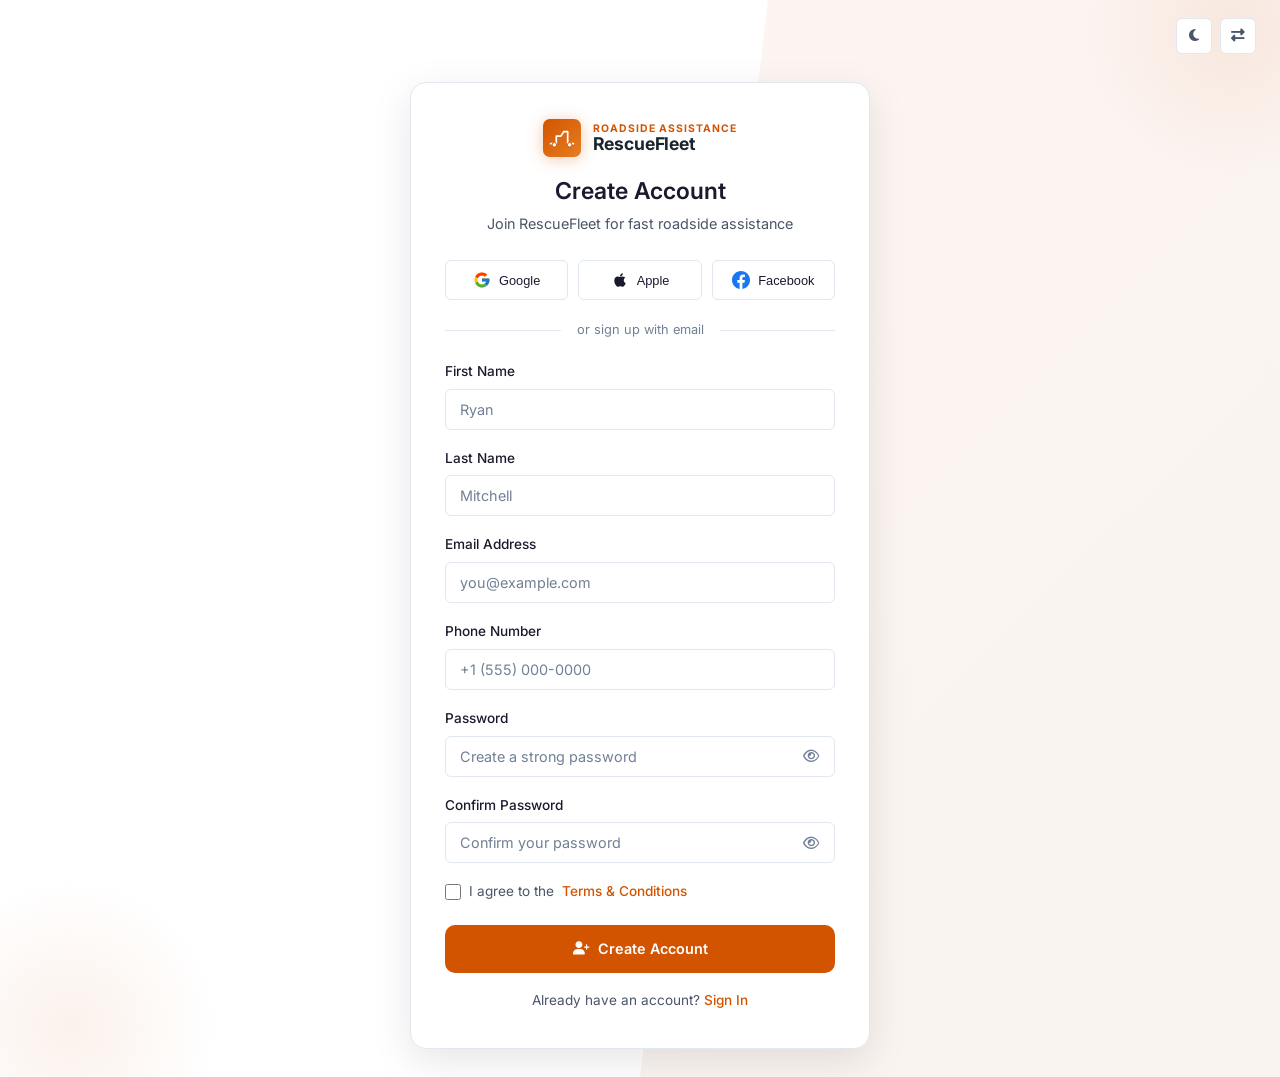
<file: signup.html>
<!DOCTYPE html>
<html lang="en" dir="ltr">
<head>
    <meta charset="UTF-8">
    <meta name="viewport" content="width=device-width, initial-scale=1.0">
    <title>Create Account — RescueFleet</title>
    <link rel="icon" type="image/svg+xml" href="favicon.svg">
    <link rel="preconnect" href="https://fonts.googleapis.com">
    <link rel="preconnect" href="https://fonts.gstatic.com" crossorigin>
    <link href="https://fonts.googleapis.com/css2?family=Inter:wght@300;400;500;600;700;800&display=swap" rel="stylesheet">
    <link rel="stylesheet" href="https://cdnjs.cloudflare.com/ajax/libs/font-awesome/6.5.1/css/all.min.css">
    <link rel="stylesheet" href="style.css">
</head>
<body data-page="signup">

<div class="auth-page">
    <!-- Top Bar -->
    <div class="auth-topbar">
        <div class="auth-topbar-actions">
            <button onclick="toggleDark()" title="Toggle Dark Mode"><i class="fa-solid fa-moon"></i></button>
            <button onclick="toggleRTL()" title="Toggle RTL"><i class="fa-solid fa-right-left"></i></button>
        </div>
    </div>

    <!-- Orbs -->
    <div class="auth-card-orb orb-1"></div>
    <div class="auth-card-orb orb-2"></div>

    <!-- Card -->
    <div class="auth-card">
        <div class="auth-card-logo"><a href="index.html" id="authCardLogo"></a></div>

        <h1>Create Account</h1>
        <p class="auth-subtitle">Join RescueFleet for fast roadside assistance</p>

        <!-- Social Login -->
        <div class="social-login-grid">
            <button class="social-btn" id="googleBtn"><span>Google</span></button>
            <button class="social-btn" id="appleBtn"><span>Apple</span></button>
            <button class="social-btn" id="facebookBtn"><span>Facebook</span></button>
        </div>

        <div class="divider">or sign up with email</div>

        <!-- Form -->
        <form onsubmit="return false;">
            <div class="auth-form-grid">
                <div class="form-group">
                    <label class="form-label" for="firstName">First Name</label>
                    <input class="form-input" type="text" id="firstName" placeholder="Ryan" required>
                </div>

                <div class="form-group">
                    <label class="form-label" for="lastName">Last Name</label>
                    <input class="form-input" type="text" id="lastName" placeholder="Mitchell" required>
                </div>

                <div class="form-group">
                    <label class="form-label" for="email">Email Address</label>
                    <input class="form-input" type="email" id="email" placeholder="you@example.com" required>
                </div>

                <div class="form-group">
                    <label class="form-label" for="phone">Phone Number</label>
                    <input class="form-input" type="tel" id="phone" placeholder="+1 (555) 000-0000" required>
                </div>

                <div class="form-group">
                    <label class="form-label" for="password">Password</label>
                    <div class="password-wrapper">
                        <input class="form-input" type="password" id="password" placeholder="Create a strong password" required>
                        <button type="button" class="password-toggle" onclick="togglePasswordVisibility('password', this)">
                            <i class="fa-regular fa-eye pw-icon"></i>
                        </button>
                    </div>
                </div>

                <div class="form-group">
                    <label class="form-label" for="confirmPassword">Confirm Password</label>
                    <div class="password-wrapper">
                        <input class="form-input" type="password" id="confirmPassword" placeholder="Confirm your password" required>
                        <button type="button" class="password-toggle" onclick="togglePasswordVisibility('confirmPassword', this)">
                            <i class="fa-regular fa-eye pw-icon"></i>
                        </button>
                    </div>
                </div>
            </div>

            <div class="form-row">
                <label class="checkbox-wrapper">
                    <input type="checkbox" required> I agree to the <a href="#" class="link-primary">Terms & Conditions</a>
                </label>
            </div>

            <button type="submit" class="btn btn-primary" style="width:100%;justify-content:center;">
                <i class="fa-solid fa-user-plus"></i> Create Account
            </button>
        </form>

        <p class="auth-footer">Already have an account? <a href="login.html">Sign In</a></p>
    </div>
</div>

<script src="components.js"></script>
</body>
</html>
</file>
<file: style.css>
/* ======================================================
   RESCUEFLEET — Tow Truck & Roadside Assistance
   Master Stylesheet
   Primary: #D35400 (Burnt Orange)   Secondary: #1A252F (Dark Charcoal)
   ====================================================== */

/* ---- CSS Custom Properties ---- */
:root {
    --primary: #D35400;
    --primary-light: #E67E22;
    --primary-dark: #A04000;
    --secondary: #1A252F;
    --secondary-light: #2C3E50;
    --secondary-dark: #0F171E;
    --secondary-glow: #F0D9C4;

    --bg: #ffffff;
    --bg-alt: #F8F9FA;
    --bg-card: #ffffff;
    --bg-glass: rgba(255,255,255,0.7);

    --text: #1a1a2e;
    --text-secondary: #4a5568;
    --text-muted: #718096;
    --text-inverse: #ffffff;

    --border: #e2e8f0;
    --border-light: #edf2f7;
    --border-color: #e2e8f0;
    --card-bg: #ffffff;
    --text-main: #1a1a2e;
    --shadow-sm: 0 1px 3px rgba(0,0,0,0.06);
    --shadow-md: 0 4px 16px rgba(0,0,0,0.08);
    --shadow-lg: 0 12px 40px rgba(0,0,0,0.1);
    --shadow-xl: 0 20px 60px rgba(0,0,0,0.12);

    --radius-sm: 6px;
    --radius-md: 10px;
    --radius-lg: 16px;
    --radius-xl: 24px;
    --radius-full: 9999px;

    --font: 'Inter', -apple-system, BlinkMacSystemFont, 'Segoe UI', sans-serif;
    --transition: 0.3s cubic-bezier(0.4, 0, 0.2, 1);

    --success: #22c55e;
    --warning: #f59e0b;
    --danger: #ef4444;
    --info: #3b82f6;

    --container: 1200px;
    --gutter: 24px;
    --navbar-h: 4rem;
}

/* ---- Dark Mode ---- */
.dark {
    --bg: #0C1117;
    --bg-alt: #131B23;
    --bg-card: #172028;
    --bg-glass: rgba(12,17,23,0.85);

    --text: #e8edf3;
    --text-secondary: #a0aec0;
    --text-muted: #718096;

    --border: rgba(255,255,255,0.1);
    --border-light: rgba(255,255,255,0.06);
    --border-color: rgba(255,255,255,0.15);
    --card-bg: #172028;
    --text-main: #e8edf3;
    --shadow-sm: 0 1px 3px rgba(0,0,0,0.2);
    --shadow-md: 0 4px 16px rgba(0,0,0,0.3);
    --shadow-lg: 0 12px 40px rgba(0,0,0,0.4);
    --shadow-xl: 0 20px 60px rgba(0,0,0,0.5);
}

/* ---- Reset & Base ---- */
*, *::before, *::after { box-sizing: border-box; margin: 0; padding: 0; }
html { scroll-behavior: smooth; -webkit-text-size-adjust: 100%; overflow-x: hidden; max-width: 100%; width: 100%; }
body {
    font-family: var(--font);
    font-weight: 400;
    color: var(--text);
    background: var(--bg);
    line-height: 1.6;
    min-height: 100vh;
    overflow-x: hidden;
    max-width: 100%;
    width: 100%;
    transition: background var(--transition), color var(--transition);
}
img { max-width: 100%; height: auto; display: block; }
a { color: inherit; text-decoration: none; transition: color var(--transition); }
ul, ol { list-style: none; }
h1, h2, h3, h4, h5, h6 { font-weight: 600; line-height: 1.25; color: var(--text); }
h1 strong, h2 strong, h3 strong, h4 strong, h5 strong, h6 strong,
h1 b, h2 b, h3 b, h4 b, h5 b, h6 b { font-weight: 600; }
p { font-weight: 400; color: var(--text-secondary); line-height: 1.7; }
p strong, p b { font-weight: 550; }

/* ---- Utilities ---- */
.container { width: 100%; max-width: var(--container); margin: 0 auto; padding: 0 var(--gutter); }
@media (max-width: 768px) { :root { --gutter: 20px; } }
@media (max-width: 480px) { :root { --gutter: 16px; } }
@media (max-width: 360px) { :root { --gutter: 12px; } }
.section { padding: 80px 0; }
@media (max-width: 768px) { .section { padding: 56px 0; } }
@media (max-width: 480px) { .section { padding: 44px 0; } }
.section-alt { background: var(--bg-alt); }
.text-center { text-align: center; }

.section-badge {
    display: inline-flex; align-items: center; gap: 6px;
    padding: 6px 16px;
    background: linear-gradient(135deg, rgba(211,84,0,0.08), rgba(230,126,34,0.08));
    border: 1px solid var(--border);
    border-radius: var(--radius-full);
    font-size: 0.75rem; font-weight: 600;
    text-transform: uppercase; letter-spacing: 0.08em;
    color: var(--primary); margin-bottom: 16px;
}
.dark .section-badge {
    background: linear-gradient(135deg, rgba(211,84,0,0.25), rgba(230,126,34,0.15));
    color: #F0D9C4;
}
.section-badge i { font-size: 0.7rem; }

.section-title {
    font-size: clamp(1.75rem, 3.5vw, 2.5rem);
    font-weight: 600; margin-bottom: 16px; color: var(--text);
}
.section-desc,
.section-subtitle {
    font-size: 1rem; max-width: 600px;
    margin: 0 auto; color: var(--text-secondary); line-height: 1.7;
}
.section-desc { margin-bottom: 40px; }
.w-full { width: 100% !important; }

/* ---- Buttons ---- */
.btn {
    position: relative; overflow: hidden;
    display: inline-flex; align-items: center; justify-content: center; gap: 8px;
    padding: 12px 28px; font-family: var(--font); font-size: 0.9rem; font-weight: 600;
    border: 2px solid transparent; border-radius: var(--radius-md); cursor: pointer;
    transition: all var(--transition); white-space: nowrap; text-decoration: none; line-height: 1.4;
}
.btn::after {
    content: ''; position: absolute; inset: 0;
    background: linear-gradient(120deg, transparent 25%, rgba(255,255,255,0.22) 50%, transparent 75%);
    transform: translateX(-110%); transition: transform 0.55s ease; pointer-events: none;
}
.btn:hover::after { transform: translateX(110%); }
.btn:active { transform: translateY(0) scale(0.98); }
.btn i { font-size: 0.85rem; transition: transform 0.25s ease; }
.btn:hover i { transform: scale(1.1); }

.btn-primary { background: var(--primary); color: #fff; border-color: var(--primary); }
.btn-primary:hover {
    background: var(--primary); color: #fff; border-color: var(--primary);
    transform: translateY(-2px); box-shadow: 0 6px 20px rgba(211,84,0,0.3);
}
.dark .btn-primary {
    background: linear-gradient(135deg, var(--primary) 0%, #E67E22 100%);
    border-color: #E67E22; color: #ffffff; box-shadow: 0 4px 18px rgba(211,84,0,0.35);
}
.dark .btn-primary:hover {
    background: linear-gradient(135deg, var(--primary) 0%, #E67E22 100%);
    border-color: #E67E22; color: #ffffff; box-shadow: 0 6px 24px rgba(211,84,0,0.55); transform: translateY(-2px);
}

.btn-secondary { background: transparent; color: var(--secondary); border-color: var(--secondary); }
.dark .btn-secondary { color: #F0D9C4; border-color: var(--primary); }
.btn-secondary:hover {
    background: transparent; color: var(--secondary); border-color: var(--secondary);
    transform: translateY(-2px); box-shadow: 0 6px 16px rgba(15,23,42,0.12);
}
.dark .btn-secondary:hover {
    background: transparent; color: #F0D9C4; border-color: var(--primary);
    transform: translateY(-2px); box-shadow: 0 6px 18px rgba(211,84,0,0.28);
}

.btn-sm { padding: 8px 20px; font-size: 0.825rem; }
.btn-lg { padding: 14px 32px; font-size: 0.95rem; }

/* ---- Navbar ---- */
.navbar {
    position: fixed; top: 0; left: 0; right: 0; width: 100%; max-width: 100vw;
    z-index: 1000; background: rgba(255,255,255,0.94);
    backdrop-filter: blur(20px); -webkit-backdrop-filter: blur(20px);
    border-bottom: 1px solid var(--border-light);
    transition: background-color 0.3s ease, box-shadow 0.3s ease, border-color 0.3s ease;
}
.dark .navbar { background: rgba(12,17,23,0.94); border-bottom-color: rgba(255,255,255,0.08); }
.navbar.scrolled { box-shadow: 0 4px 20px rgba(0,0,0,0.08); }
.dark .navbar.scrolled { box-shadow: 0 4px 24px rgba(0,0,0,0.45); }
.navbar-spacer { height: 4rem; width: 100%; }

.nav-inner {
    display: flex; align-items: center; justify-content: space-between;
    height: 4rem; max-width: var(--container); width: 100%; margin: 0 auto; padding: 0 var(--gutter);
}
.nav-logo { display: flex; align-items: center; gap: 0.75rem; flex-shrink: 0; text-decoration: none; }
.nav-logo svg { filter: drop-shadow(0 2px 8px rgba(211,84,0,0.3)); width: 38px; height: 38px; display: block; flex-shrink: 0; }
.nav-logo-text { display: flex; flex-direction: column; line-height: 1.1; text-align: left; }
[dir="rtl"] .nav-logo-text { text-align: right; }
.nav-logo-text .brand-top { font-size: 0.65rem; font-weight: 700; letter-spacing: 0.1em; text-transform: uppercase; color: var(--primary); }
.nav-logo-text .brand-bottom { font-size: 1.1rem; font-weight: 700; color: var(--secondary); letter-spacing: -0.01em; }
.dark .nav-logo-text .brand-bottom { color: #FFFFFF; }

.nav-links { display: flex; align-items: center; gap: 1.75rem; }
.nav-link { font-weight: 500; font-size: 15px; color: var(--text-secondary); position: relative; padding: 0.25rem 0; transition: all 0.2s ease; }
.nav-link:hover, .nav-link.active { color: var(--primary); }
.dark .nav-link { color: #94A3B8; }
.dark .nav-link:hover, .dark .nav-link.active { color: #F0D9C4; }
.nav-link::after {
    content: ''; position: absolute; bottom: -2px; left: 0; width: 0; height: 2px;
    background: var(--primary); border-radius: 1px; transition: width 0.25s ease;
}
[dir="rtl"] .nav-link::after { left: auto; right: 0; }
.nav-link:hover::after, .nav-link.active::after { width: 100%; }

.nav-actions { display: flex; align-items: center; gap: 0.5rem; }
.nav-icon-btn {
    width: 36px; height: 36px; display: flex; align-items: center; justify-content: center;
    border-radius: var(--radius-sm); background: var(--bg-alt); border: 1.5px solid #cbd5e1;
    color: var(--secondary); font-size: 0.85rem; cursor: pointer; transition: all var(--transition);
}
.nav-icon-btn:hover { border-color: var(--primary); color: var(--secondary); background: var(--bg-alt); }
.nav-icon-btn.rtl-active,
.dash-hdr-pill-btn.rtl-active { border-color: var(--primary); color: var(--primary); background: rgba(211,84,0,0.08); }
.dark .nav-icon-btn { background: rgba(255,255,255,0.06); border-color: rgba(255,255,255,0.18); color: #e2e8f0; }
.dark .nav-icon-btn:hover { border-color: var(--primary-light); color: #e2e8f0; background: rgba(255,255,255,0.06); }
.dark .nav-icon-btn.rtl-active,
.dark .dash-hdr-pill-btn.rtl-active { border-color: var(--primary-light); color: var(--primary-light); background: rgba(211,84,0,0.16); }

.nav-cta-btn { height: 2.25rem; padding: 0 1.25rem; font-size: 0.85rem; }

.btn-nav-dashboard {
    display: inline-flex; align-items: center; justify-content: center;
    padding: 0 1.15rem; font-size: 0.825rem; font-weight: 600;
    color: var(--primary); background: rgba(211,84,0,0.08); border: 1.5px solid var(--primary);
    border-radius: var(--radius-md); height: 2.25rem; transition: all 0.25s cubic-bezier(0.16,1,0.3,1); white-space: nowrap;
}
.btn-nav-dashboard:hover {
    color: var(--primary); background: rgba(211,84,0,0.08); border-color: var(--primary);
    transform: translateY(-2px); box-shadow: 0 6px 18px rgba(211,84,0,0.2);
}
.btn-nav-dashboard.active {
    background: linear-gradient(135deg, #D35400 0%, #E67E22 100%) !important;
    border-color: #E67E22 !important; color: #ffffff !important;
    transform: translateY(-2px); box-shadow: 0 6px 20px rgba(211,84,0,0.45);
}
.dark .btn-nav-dashboard { background: rgba(211,84,0,0.18); border-color: rgba(230,126,34,0.45); color: #F0D9C4; }
.dark .btn-nav-dashboard:hover {
    background: rgba(211,84,0,0.18); border-color: rgba(230,126,34,0.45); color: #F0D9C4;
    transform: translateY(-2px); box-shadow: 0 6px 20px rgba(211,84,0,0.35);
}
.dark .btn-nav-dashboard.active {
    background: linear-gradient(135deg, #D35400 0%, #E67E22 100%) !important;
    border-color: #F0D9C4 !important; color: #ffffff !important;
    transform: translateY(-2px); box-shadow: 0 6px 24px rgba(211,84,0,0.65);
}

/* Mobile Nav */
.mobile-menu-btn {
    display: none; width: 2.25rem; height: 2.25rem; align-items: center; justify-content: center;
    border-radius: var(--radius-md); background: var(--bg-alt); border: 1.5px solid #cbd5e1;
    color: var(--secondary); cursor: pointer; transition: all 0.2s ease;
}
.mobile-menu-btn:hover { border-color: var(--primary); color: var(--secondary); background: var(--bg-alt); }
.dark .mobile-menu-btn { background: rgba(255,255,255,0.06); border-color: rgba(255,255,255,0.18); color: #fff; }
.mobile-menu-btn svg, .mobile-menu-icon svg, .mobile-menu-btn i, .mobile-menu-icon i {
    width: 1.125rem; height: 1.125rem; font-size: 1.125rem; display: inline-flex; align-items: center; justify-content: center;
}
.mobile-backdrop {
    display: none; position: fixed; inset: 0; background: rgba(0,0,0,0.6);
    backdrop-filter: blur(6px); z-index: 990; top: 4rem;
}
.mobile-backdrop.open { display: block; }

.mobile-menu {
    display: none; position: absolute; top: 100%; left: 0; right: 0; width: 100%; max-width: 100vw;
    max-height: calc(100vh - 4rem); overflow-y: auto;
    background: var(--bg-card); border-bottom: 1px solid var(--border); box-shadow: 0 10px 30px rgba(0,0,0,0.15);
    z-index: 995; padding: 1rem var(--gutter);
}
.dark .mobile-menu { background: #111722; border-bottom-color: rgba(255,255,255,0.1); box-shadow: 0 10px 30px rgba(0,0,0,0.6); }
.mobile-menu.open { display: block; animation: fadeInDown 0.25s cubic-bezier(0.16,1,0.3,1); }

.mobile-menu .mob-link {
    display: block; padding: 0.75rem 1rem; border-radius: var(--radius-md);
    font-weight: 500; font-size: 0.875rem; color: var(--text); transition: all 0.2s ease; text-align: left;
}
[dir="rtl"] .mobile-menu .mob-link { text-align: right; }
.mobile-menu .mob-link:hover, .mobile-menu .mob-link.active { background: rgba(211,84,0,0.08); color: var(--primary); }
.dark .mobile-menu .mob-link { color: #E2E8F0; }
.dark .mobile-menu .mob-link:hover, .dark .mobile-menu .mob-link.active { background: rgba(211,84,0,0.2); color: #F0D9C4; }

.mobile-menu .mob-actions {
    margin-top: 0.75rem; padding-top: 0.75rem; border-top: 1px solid var(--border-light);
    display: flex; flex-direction: column; gap: 0.5rem;
}
.mobile-menu .mob-actions .btn { width: 100%; }
.dark .mobile-menu .mob-actions { border-top-color: rgba(255,255,255,0.1); }
.mobile-menu .mob-toggles { display: flex; align-items: center; justify-content: center; gap: 0.5rem; margin-top: 0.75rem; }

@keyframes fadeInDown {
    from { opacity: 0; transform: translateY(-8px); }
    to { opacity: 1; transform: translateY(0); }
}

@media (min-width: 1025px) {
    .mobile-menu, .mobile-backdrop { display: none !important; }
}
@media (max-width: 1024px) {
    .nav-links { display: none !important; }
    .nav-actions .nav-icon-btn { display: none !important; }
    .nav-actions .btn, .nav-actions .btn-nav-dashboard, .nav-actions .nav-cta-btn { display: none !important; }
    .mobile-menu-btn { display: flex !important; }
}

@media (max-width: 480px) {
    .nav-logo-text .brand-top { font-size: 0.6rem; }
    .nav-logo-text .brand-bottom { font-size: 1rem; }
}
@media (max-width: 360px) {
    .nav-logo { gap: 0.5rem; }
    .nav-logo svg { width: 32px; height: 32px; }
    .nav-logo-text .brand-top { font-size: 0.55rem; }
    .nav-logo-text .brand-bottom { font-size: 0.925rem; }
    .mobile-menu-btn { width: 2rem; height: 2rem; }
}

/* ---- Footer ---- */
.footer { background: var(--bg-alt); color: var(--text); padding: 5rem 0 2.5rem; border-top: 1px solid var(--border); position: relative; overflow: hidden; }
.dark .footer { background: #0B0E14; color: #fff; border-top: 1px solid rgba(255,255,255,0.06); }
.footer-grid { display: grid; grid-template-columns: 1.35fr 1fr 1fr 1.35fr; gap: 3rem 2.5rem; margin-bottom: 3.5rem; align-items: start; }

.footer-logo { display: inline-flex; align-items: center; gap: 0.75rem; margin-bottom: 1.25rem; }
.footer-logo .brand-top { color: var(--primary) !important; font-size: 0.65rem; font-weight: 700; letter-spacing: 0.1em; text-transform: uppercase; }
.footer-logo .brand-bottom { color: var(--secondary) !important; font-size: 1.15rem; font-weight: 700; }
.dark .footer-logo .brand-bottom { color: #FFFFFF !important; }
.footer-brand p { color: var(--text-secondary); font-size: 0.875rem; line-height: 1.7; margin: 0 0 1.5rem 0; max-width: 380px; }
.dark .footer-brand p { color: rgba(255,255,255,0.65); }
.footer-socials { display: flex; align-items: center; gap: 0.75rem; }

.footer-social-link {
    width: 2.375rem; height: 2.375rem; display: inline-flex; align-items: center; justify-content: center;
    border-radius: 50%; background: var(--bg-card); border: 1px solid var(--border);
    color: var(--text-secondary); transition: all 0.2s ease; font-size: 0.95rem;
}
.footer-social-link:hover { border-color: var(--primary); color: var(--primary); background: rgba(211,84,0,0.08); transform: translateY(-2px); box-shadow: 0 4px 14px rgba(211,84,0,0.16); }
.dark .footer-social-link { background: rgba(255,255,255,0.04); border: 1px solid rgba(255,255,255,0.09); color: rgba(255,255,255,0.65); }
.dark .footer-social-link:hover { border-color: var(--primary); color: #FFFFFF; background: rgba(211,84,0,0.2); box-shadow: 0 4px 14px rgba(211,84,0,0.25); }
.footer-social-link svg, .footer-social-link i {
    display: inline-flex; align-items: center; justify-content: center;
    line-height: 1; font-size: 1rem;
}
.footer-social-link svg { width: 1rem; height: 1rem; }

.footer-col-title { font-weight: 600; font-size: 0.8125rem; text-transform: uppercase; letter-spacing: 0.08em; color: var(--secondary); margin-bottom: 1.35rem; }
.dark .footer-col-title { color: #FFFFFF; }
.footer-links { list-style: none; padding: 0; margin: 0; }
.footer-links li { margin-bottom: 0.75rem; }
.footer-links li:last-child { margin-bottom: 0; }
.footer-links a { color: var(--text-secondary); font-size: 0.875rem; transition: all 0.2s ease; display: inline-block; }
.footer-links a:hover { color: var(--primary); transform: translateX(4px); }
.dark .footer-links a { color: rgba(255,255,255,0.55); }
.dark .footer-links a:hover { color: #FFFFFF; }
[dir="rtl"] .footer-links a:hover { transform: translateX(-4px); }
[dir="rtl"] .footer-grid { text-align: right; }
[dir="rtl"] .footer-socials { justify-content: flex-start; }

.footer-newsletter-card { background: var(--bg-card); border: 1px solid var(--border); border-radius: 16px; padding: 1.5rem; box-shadow: var(--shadow-sm); }
.dark .footer-newsletter-card { background: #111722; border: 1px solid rgba(255,255,255,0.08); box-shadow: 0 8px 24px rgba(0,0,0,0.25); }
.footer-newsletter-title { color: var(--secondary); font-size: 0.95rem; font-weight: 600; margin-bottom: 0.35rem; }
.dark .footer-newsletter-title { color: #FFFFFF; }
.footer-newsletter-desc { color: var(--text-secondary); font-size: 0.8125rem; line-height: 1.55; margin-bottom: 1.15rem; }
.dark .footer-newsletter-desc { color: rgba(255,255,255,0.55); }
.footer-newsletter-form { display: flex; flex-direction: column; gap: 0.75rem; }
.footer-newsletter-input {
    width: 100%; padding: 0.75rem 1rem; background: var(--bg-alt); border: 1px solid var(--border);
    border-radius: 10px; color: var(--text); font-family: var(--font); font-size: 0.85rem; outline: none; transition: all 0.2s ease;
}
.footer-newsletter-input:focus { border-color: var(--primary); background: var(--bg-card); box-shadow: 0 0 0 3px rgba(211,84,0,0.14); }
.footer-newsletter-input::placeholder { color: var(--text-muted); }
.dark .footer-newsletter-input { background: #18202C; border: 1px solid rgba(255,255,255,0.1); color: #FFFFFF; }
.dark .footer-newsletter-input:focus { border-color: var(--primary); background: #1D2736; box-shadow: 0 0 0 3px rgba(211,84,0,0.2); }
.dark .footer-newsletter-input::placeholder { color: rgba(255,255,255,0.35); }
.footer-newsletter-btn {
    width: 100%; padding: 0.75rem 1rem; background: var(--primary); color: #FFFFFF; border: none;
    border-radius: 10px; font-weight: 600; font-size: 0.875rem; cursor: pointer; transition: all 0.2s ease;
    display: flex; align-items: center; justify-content: center;
}
.footer-newsletter-btn:hover { background: var(--primary); color: #FFFFFF; transform: translateY(-1px); box-shadow: 0 4px 14px rgba(211,84,0,0.35); }

.footer-bottom { border-top: 1px solid var(--border); padding-top: 1.75rem; display: flex; align-items: center; justify-content: space-between; flex-wrap: wrap; gap: 1rem; }
.dark .footer-bottom { border-top-color: rgba(255,255,255,0.07); }
.footer-copyright { color: var(--text-muted); font-size: 0.8125rem; margin: 0; }
.dark .footer-copyright { color: rgba(255,255,255,0.4); }
.footer-bottom-links { display: flex; align-items: center; gap: 1.5rem; }
.footer-bottom-links a { color: var(--text-muted); font-size: 0.8125rem; transition: all 0.2s ease; }
.footer-bottom-links a:hover { color: var(--primary); }
.dark .footer-bottom-links a { color: rgba(255,255,255,0.4); }
.dark .footer-bottom-links a:hover { color: #FFFFFF; }

@media (max-width: 991px) and (min-width: 576px) {
    .footer-grid { grid-template-columns: repeat(2, 1fr); gap: 3rem 2.5rem; text-align: left; }
    [dir="rtl"] .footer-grid { text-align: right; }
    .footer-socials { justify-content: flex-start; }
}
@media (max-width: 575px) {
    .footer { padding: 3.5rem 0 2rem; }
    .footer-grid { grid-template-columns: 1fr; gap: 2.25rem; text-align: left; margin-bottom: 2.5rem; }
    [dir="rtl"] .footer-grid { text-align: right; }
    .footer-socials { justify-content: flex-start; }
    .footer-bottom { flex-direction: column; align-items: flex-start; gap: 1rem; }
    .footer-newsletter-form { flex-direction: column; }
}
@media (max-width: 480px) {
    .footer-newsletter-card { padding: 1.25rem; }
    .footer-bottom-links { flex-wrap: wrap; gap: 0.85rem 1.25rem; }
    .footer-brand p { font-size: 0.825rem; }
}

@media print { .navbar, .footer, .mobile-menu, .mobile-backdrop { display: none !important; } }

/* ---- Back to Top ---- */
.back-to-top {
    position: fixed; bottom: 28px; right: 28px; z-index: 900; width: 44px; height: 44px;
    border-radius: var(--radius-md); background: var(--primary); color: #fff; border: none; cursor: pointer;
    display: flex; align-items: center; justify-content: center; font-size: 1rem;
    opacity: 0; visibility: hidden; transform: translateY(16px); transition: all var(--transition); box-shadow: var(--shadow-md);
}
[dir="rtl"] .back-to-top { right: auto; left: 28px; }
.back-to-top.visible { opacity: 1; visibility: visible; transform: translateY(0); }
.back-to-top:hover { background: var(--primary); color: #ffffff; transform: translateY(-3px); box-shadow: 0 8px 20px rgba(211,84,0,0.38); }


@media (max-width: 480px) {
    .back-to-top { bottom: 18px; right: 16px; width: 40px; height: 40px; }
    [dir="rtl"] .back-to-top { right: auto; left: 16px; }
}

/* ---- Hero Section ---- */
.hero {
    position: relative; min-height: auto;
    display: flex; align-items: center; overflow: hidden;
    background: linear-gradient(135deg, var(--bg) 0%, var(--bg-alt) 100%);
    padding: calc(var(--navbar-h) + 18px) 0 48px;
}
.hero-slider {
    position: relative; min-height: clamp(490px, 68vh, 560px);
    display: flex; align-items: stretch; overflow: hidden;
    background: linear-gradient(135deg, #FFFFFF 0%, #FFF7EF 58%, #F3F6FA 100%);
    transition: background var(--transition);
}
.dark .hero-slider {
    background: radial-gradient(circle at 50% 35%, #1D2B38 0%, #0F171E 68%, #090E14 100%);
}
.hero-fx-backdrop {
    position: absolute; inset: 0; z-index: 0; pointer-events: none; overflow: hidden;
}
.hero-grid-floor {
    position: absolute; left: -12%; right: -12%; bottom: -45%; height: 85%;
    background-image:
        linear-gradient(to right, rgba(211,84,0,0.08) 1px, transparent 1px),
        linear-gradient(to bottom, rgba(211,84,0,0.08) 1px, transparent 1px);
    background-size: 56px 56px;
    transform: perspective(520px) rotateX(62deg);
    mask-image: linear-gradient(to top, rgba(0,0,0,0.85) 10%, transparent 92%);
    -webkit-mask-image: linear-gradient(to top, rgba(0,0,0,0.85) 10%, transparent 92%);
}
.dark .hero-grid-floor {
    background-image:
        linear-gradient(to right, rgba(230,126,34,0.12) 1px, transparent 1px),
        linear-gradient(to bottom, rgba(230,126,34,0.12) 1px, transparent 1px);
}
.hero-aurora {
    position: absolute; width: 520px; height: 520px; border-radius: 50%;
    filter: blur(70px); opacity: 0.14; pointer-events: none;
}
.dark .hero-aurora { opacity: 0.28; }
.hero-aurora.a1 { top: -180px; left: -100px; background: #D35400; }
.hero-aurora.a2 { bottom: -220px; right: -120px; background: #E67E22; }
.hero-bg { position: absolute; inset: 0; z-index: 0; }
.hero-bg img { width: 100%; height: 100%; object-fit: cover; }
.hero-overlay {
    position: absolute; inset: 0;
    background: linear-gradient(135deg, rgba(15,23,30,0.92) 0%, rgba(26,37,47,0.78) 50%, rgba(15,23,30,0.7) 100%);
    z-index: 1;
}
.hero-content {
    position: relative; z-index: 2; width: 100%; max-width: var(--container); margin: 0 auto;
    padding: 10px var(--gutter) 20px; display: grid; grid-template-columns: 1fr 1fr; align-items: center; gap: 60px;
}
.hero-text { color: var(--text); }
.hero-badge {
    display: inline-flex; align-items: center; gap: 8px; padding: 7px 16px;
    background: rgba(211,84,0,0.08); border: 1px solid rgba(211,84,0,0.25);
    border-radius: var(--radius-full); font-size: 0.78rem; font-weight: 600;
    color: var(--primary); margin-bottom: 18px; letter-spacing: 0.05em;
}
.dark .hero-badge { background: rgba(211,84,0,0.2); border-color: rgba(230,126,34,0.45); color: #F0D9C4; }
.hero-badge i { color: var(--primary); }
.dark .hero-badge i { color: #E67E22; }

.hero h1 { font-size: clamp(2rem, 4.5vw, 2.85rem); font-weight: 600; color: var(--text); margin-bottom: 16px; line-height: 1.15; }
.hero h1 span { color: var(--primary); }
.dark .hero h1 span { color: var(--primary-light); }
.hero-desc { font-size: 1.05rem; color: var(--text-secondary); margin-bottom: 24px; line-height: 1.65; max-width: 520px; }
.hero-actions { display: flex; gap: 14px; flex-wrap: wrap; margin-bottom: 28px; }
.hero .btn-primary { background: var(--primary); color: #ffffff; border-color: var(--primary); }
.hero .btn-primary:hover { background: var(--primary); color: #ffffff; border-color: var(--primary); transform: translateY(-2px); box-shadow: 0 6px 20px rgba(211,84,0,0.4); }

.hero-stats { display: flex; gap: 40px; padding-top: 22px; border-top: 1px solid var(--border); }
.hero-stat-value { font-size: 1.85rem; font-weight: 700; color: var(--primary); letter-spacing: -0.02em; }
.hero-stat-label { font-size: 0.8rem; color: var(--text-muted); margin-top: 3px; }

.hero-media { position: relative; }
.hero-media-card { border-radius: var(--radius-xl); overflow: hidden; box-shadow: 0 20px 60px rgba(0,0,0,0.4); }
.hero-media-card img { width: 100%; height: 380px; object-fit: cover; }

.hero-float-card {
    position: absolute; background: rgba(14,15,38,0.9); backdrop-filter: blur(16px);
    border: 1px solid rgba(255,255,255,0.16); border-radius: 16px; padding: 12px 18px;
    box-shadow: 0 16px 36px rgba(0,0,0,0.5); display: flex; align-items: center; gap: 12px;
    z-index: 4; animation: floatBounce 4.5s ease-in-out infinite;
}
.hero-float-card.top { top: -16px; right: -20px; border-color: rgba(230,126,34,0.35); }
.hero-float-card.bottom { bottom: -16px; left: -20px; border-color: rgba(211,84,0,0.35); animation-delay: -2.25s; }
[dir="rtl"] .hero-float-card.top { right: auto; left: -20px; }
[dir="rtl"] .hero-float-card.bottom { left: auto; right: -20px; }
.hero-float-card:hover { transform: translateY(-4px) scale(1.02); border-color: rgba(240,217,196,0.6); }
.hero-float-icon { font-size: 1.45rem; color: #E67E22; flex-shrink: 0; }
.hero-float-text strong { display: block; font-size: 0.86rem; font-weight: 700; color: #FFFFFF; margin-bottom: 2px; white-space: nowrap; }
.hero-float-text small { font-size: 0.72rem; font-weight: 500; color: #F0D9C4; display: block; white-space: nowrap; }

@keyframes floatBounce { 0%, 100% { transform: translateY(0); } 50% { transform: translateY(-8px); } }

/* Hero Slide */
.hero-slide {
    position: absolute; inset: 0; width: 100%; opacity: 0; visibility: hidden; pointer-events: none;
    transition: opacity 0.6s ease, visibility 0.6s ease;
    display: flex; align-items: center; justify-content: center;
    padding: calc(var(--navbar-h) + 6px) 0 144px; z-index: 1;
}
.hero-slide.active { opacity: 1; visibility: visible; position: relative; z-index: 2; pointer-events: auto; flex: 1 0 100%; min-height: 100%; }
.hero-slide:not(.active) .hero-slide-content { opacity: 0; transition: opacity 0.15s ease; }
.hero-slide.active .hero-slide-content { animation: slideContentIn 0.7s cubic-bezier(0.22, 1, 0.36, 1) both; }
.hero-slide-bg {
    position: absolute; inset: 0; width: 100%; height: 100%; object-fit: cover; object-position: center; z-index: 0;
    transform: scale(1.04); transition: transform 5.2s cubic-bezier(0.22, 1, 0.36, 1);
}
.hero-slide.active .hero-slide-bg { transform: scale(1); }
.hero-slide-overlay {
    position: absolute; inset: 0;
    background: radial-gradient(circle at 50% 42%, rgba(255,255,255,0) 0%, rgba(248,250,252,0.38) 100%);
    z-index: 1; pointer-events: none;
}
.hero-slider--photo .hero-slide-overlay {
    background: linear-gradient(135deg, rgba(11,17,23,0.78) 0%, rgba(16,25,36,0.62) 52%, rgba(45,26,12,0.68) 100%);
}
.dark .hero-slide-overlay {
    background: radial-gradient(circle at 50% 42%, rgba(15,23,30,0.16) 0%, rgba(15,23,30,0.52) 100%);
}
.dark .hero-slider--photo .hero-slide-overlay {
    background: linear-gradient(135deg, rgba(8,13,18,0.82) 0%, rgba(15,23,30,0.68) 52%, rgba(42,24,10,0.72) 100%);
}
.hero-slide-fx {
    position: absolute; inset: 0; z-index: 3; pointer-events: none; overflow: hidden;
}
[dir="rtl"] .hero-slide-fx { transform: scaleX(-1); }
/* Hero Patrol FX: Grounded Two-Lane Asphalt Road + Empty-to-Rescue Rollback */
.hero-patrol-road {
    position: absolute; left: 0; right: 0; bottom: 0; height: 64px;
    background: linear-gradient(to bottom, rgba(243,246,250,0) 0%, rgba(44,55,72,0.88) 28%, #2C3748 34%, #1E293B 100%);
}
.dark .hero-patrol-road {
    background: linear-gradient(to bottom, rgba(12,17,24,0) 0%, rgba(12,17,24,0.85) 28%, #0B1118 34%, #070B10 100%);
}
.hero-patrol-road::before {
    content: ""; position: absolute; left: 0; right: 0; bottom: 46px; height: 1.5px;
    background: rgba(255,255,255,0.48);
}
.dark .hero-patrol-road::before { background: rgba(240,217,196,0.2); }
.hero-patrol-road::after {
    content: ""; position: absolute; left: 0; right: 0; bottom: 2px; height: 1px;
    background: rgba(255,255,255,0.12);
}
.dark .hero-patrol-road::after { background: rgba(255,255,255,0.06); }
.hero-patrol-lane {
    position: absolute; left: 0; right: 0; bottom: 16px; height: 2.5px;
    background: repeating-linear-gradient(90deg, rgba(251,191,36,0.78) 0 30px, transparent 30px 64px);
}
.dark .hero-patrol-lane {
    background: repeating-linear-gradient(90deg, rgba(245,158,11,0.52) 0 30px, transparent 30px 64px);
}
.hero-patrol-truck {
    position: absolute; bottom: 16px; left: 0; width: 320px; aspect-ratio: 360 / 142; height: auto;
}
.hero-patrol-rig {
    width: 100%; height: 100%;
    transform-origin: center bottom;
}
.patrol-truck-svg { width: 100%; height: 100%; display: block; overflow: visible; }
.hero-patrol-beam {
    position: absolute; left: 90%; top: 34%; width: 220px; height: 68px;
    pointer-events: none; opacity: 0.24;
    -webkit-mask-image: linear-gradient(90deg, #000 0%, rgba(0,0,0,0.68) 45%, transparent 96%);
    mask-image: linear-gradient(90deg, #000 0%, rgba(0,0,0,0.68) 45%, transparent 96%);
}
.dark .hero-patrol-beam { opacity: 0.92; }
.hero-patrol-beam .beam-outer {
    position: absolute; inset: 0;
    background: radial-gradient(ellipse 96% 48% at 0% 50%, rgba(254,243,199,0.22) 0%, rgba(245,158,11,0.08) 48%, transparent 92%);
}
.hero-patrol-beam .beam-core {
    position: absolute; left: 0; right: 24px; top: 16px; bottom: 16px;
    background: radial-gradient(ellipse 92% 38% at 0% 50%, rgba(255,251,235,0.44) 0%, rgba(254,240,138,0.14) 50%, transparent 90%);
}
.hero-patrol-beam .beam-road {
    position: absolute; left: 4px; right: 12px; bottom: 2px; height: 22px;
    background: radial-gradient(ellipse 90% 50% at 10% 70%, rgba(254,243,199,0.18) 0%, rgba(245,158,11,0.06) 55%, transparent 92%);
}
.hero-patrol-truck .beacon-glow { animation: strobeFlash 0.52s ease-in-out infinite; }
.hero-patrol-truck .hazard-pulse { animation: strobeFlash 0.9s ease-in-out infinite; }
.hero-patrol-truck.loading-active .beacon-glow { animation-duration: 0.3s; }

/* Hero Content */
.hero-slide-content { position: relative; z-index: 4; width: 100%; max-width: var(--container); margin: 0 auto; padding: 8px 24px 12px; text-align: center; color: var(--text); }
.hero-slide-content h1,
.hero-slide-content .hero-h1 { font-size: clamp(2.2rem, 4.5vw, 3.2rem); font-weight: 600; color: var(--text); margin-bottom: 16px; line-height: 1.15; }
.hero-slide-content p { font-size: 1.05rem; color: var(--text-secondary); max-width: 600px; margin: 0 auto 28px; line-height: 1.65; }
.hero-slider--photo .hero-slide-content,
.dark .hero-slide-content { color: #fff; }
.hero-slider--photo .hero-slide-content h1,
.hero-slider--photo .hero-slide-content .hero-h1,
.dark .hero-slide-content h1,
.dark .hero-slide-content .hero-h1 { color: #fff; text-shadow: 0 2px 16px rgba(0,0,0,0.42); }
.hero-slider--photo .hero-slide-content p,
.dark .hero-slide-content p { color: rgba(255,255,255,0.88); text-shadow: 0 1px 10px rgba(0,0,0,0.35); }
.hero-slider--photo .section-label,
.dark .hero-slider .section-label { background: rgba(211,84,0,0.28); border: 1px solid rgba(230,126,34,0.52); color: #F0D9C4; backdrop-filter: blur(6px); }
.hero-slider--photo .btn-secondary,
.dark .hero-slider .btn-secondary { background: rgba(255,255,255,0.14); border-color: rgba(255,255,255,0.36); color: #fff; }
.hero-slider--photo .btn-secondary:hover,
.dark .hero-slider .btn-secondary:hover { background: rgba(255,255,255,0.14); border-color: rgba(255,255,255,0.36); color: #fff; transform: translateY(-2px); box-shadow: 0 6px 20px rgba(0,0,0,0.25); }

.hero-slider-nav {
    position: absolute; top: calc(50% + (var(--navbar-h) / 2) - 36px); left: 0; right: 0; transform: translateY(-50%);
    display: flex; justify-content: space-between; padding: 0 20px; z-index: 5; pointer-events: none;
}
[dir="rtl"] .hero-slider-nav i { transform: scaleX(-1); }
.hero-slider-btn {
    pointer-events: auto; width: 44px; height: 44px; border-radius: 50%;
    background: rgba(0,0,0,0.45); border: 1px solid rgba(255,255,255,0.28); color: #fff; font-size: 1rem;
    cursor: pointer; display: flex; align-items: center; justify-content: center; transition: all 0.25s ease;
}
.hero-slider-btn:hover { background: var(--primary); border-color: var(--primary); transform: scale(1.1); box-shadow: 0 6px 18px rgba(211,84,0,0.4); }
.hero-slider-dots,
.hero-dots { display: flex; justify-content: center; gap: 8px; margin-top: 20px; position: relative; z-index: 5; }
.hero-slider-dots { position: absolute; bottom: 70px; left: 0; right: 0; margin-top: 0; }
.hero-dot {
    width: 40px; height: 4px; border: none; padding: 0; border-radius: 2px; background: rgba(255,255,255,0.3); cursor: pointer;
    position: relative; overflow: hidden; transition: background 0.3s ease;
}
.hero-dot.active { background: rgba(255,255,255,0.5); }
.hero-dot-fill { position: absolute; left: 0; top: 0; height: 100%; width: 0; background: var(--primary); border-radius: 2px; }
[dir="rtl"] .hero-dot-fill { left: auto; right: 0; }
@keyframes heroProgress { from { width: 0; } to { width: 100%; } }

@media (max-width: 768px) {
    .hero-slider { min-height: 480px; }
    .hero-slide { padding: calc(var(--navbar-h) + 8px) 0 124px; }
    .hero-slide-content { padding: 10px 72px; }
    .hero-patrol-road { height: 54px; }
    .hero-patrol-road::before { bottom: 39px; }
    .hero-patrol-lane { bottom: 14px; }
    .hero-patrol-truck { width: 250px; bottom: 14px; }
    .hero-patrol-beam { left: 90%; top: 34%; width: 170px; height: 54px; }
}
@media (max-width: 640px) {
    .hero-slider-nav { display: none; }
    .hero-slide-content { padding: 10px var(--gutter); }
}
@media (max-width: 480px) {
    .hero-slider { min-height: 460px; }
    .hero-slide { padding: calc(var(--navbar-h) + 6px) 0 104px; }
    .hero-slide-content { padding: 8px var(--gutter); }
    .hero-patrol-road { height: 48px; }
    .hero-patrol-road::before { bottom: 34px; }
    .hero-patrol-lane { bottom: 12px; }
    .hero-patrol-truck { width: min(200px, 54vw); bottom: 12px; }
    .hero-patrol-beam { left: 90%; top: 34%; width: 135px; height: 44px; }
}

.hero-nav-btn {
    position: absolute; top: 50%; z-index: 5; width: 44px; height: 44px; border-radius: 50%;
    background: rgba(0,0,0,0.4); border: 1px solid rgba(255,255,255,0.2); color: #fff; font-size: 1rem;
    cursor: pointer; display: flex; align-items: center; justify-content: center; transition: all 0.2s ease;
}
.hero-nav-btn:hover { background: var(--primary); border-color: var(--primary); }
.hero-nav-btn.prev { left: 20px; transform: translateY(-50%); }
.hero-nav-btn.next { right: 20px; transform: translateY(-50%); }
[dir="rtl"] .hero-nav-btn.prev { left: auto; right: 20px; }
[dir="rtl"] .hero-nav-btn.next { right: auto; left: 20px; }

@media (max-width: 1024px) {
    .hero-content { grid-template-columns: 1fr; text-align: center; gap: 40px; padding-top: 40px; padding-bottom: 40px; }
    .hero-desc { margin: 0 auto 32px; }
    .hero-actions { justify-content: center; }
    .hero-stats { justify-content: center; }
    .hero-media { max-width: 500px; margin: 0 auto; }
    .hero-float-card.top { right: 10px; }
    .hero-float-card.bottom { left: 10px; }
    [dir="rtl"] .hero-float-card.top { left: 10px; right: auto; }
    [dir="rtl"] .hero-float-card.bottom { right: 10px; left: auto; }
}
@media (max-width: 768px) {
    .hero { min-height: auto; padding: calc(var(--navbar-h) + 16px) 0 44px; }
}
@media (max-width: 480px) {
    .hero { min-height: auto; padding: calc(var(--navbar-h) + 14px) 0 36px; }
    .hero-stats { gap: 24px; flex-wrap: wrap; }
    .hero-float-card { display: none; }
}

/* Home 2 Split Hero Carousel */
.home2-hero { padding-bottom: 36px; }
.home2-hero-stage { display: grid; position: relative; }
.home2-hero-slide {
    grid-area: 1 / 1; align-self: center; min-width: 0;
    opacity: 0; visibility: hidden; pointer-events: none;
    transform: translateY(8px);
    transition: opacity 0.55s ease, transform 0.55s ease, visibility 0.55s ease;
}
.home2-hero-slide.active {
    opacity: 1; visibility: visible; pointer-events: auto;
    transform: translateY(0); z-index: 2;
}
.home2-hero-slide .split-image img.hero-feature-img { height: 430px; }
.home2-hero-controls {
    display: flex; align-items: center; justify-content: center; gap: 14px;
    margin-top: 28px; position: relative; z-index: 4;
}
.home2-hero-controls .hero-dots { margin-top: 0; }
.home2-hero .hero-dot { background: rgba(26,37,47,0.16); }
.home2-hero .hero-dot.active { background: rgba(211,84,0,0.2); }
.dark .home2-hero .hero-dot { background: rgba(255,255,255,0.2); }
.dark .home2-hero .hero-dot.active { background: rgba(255,255,255,0.34); }
.home2-hero-arrow {
    width: 34px; height: 34px; border-radius: 50%; flex-shrink: 0;
    display: inline-flex; align-items: center; justify-content: center; cursor: pointer;
    background: var(--bg-card); border: 1.5px solid #cbd5e1; color: var(--secondary);
    font-size: 0.78rem; transition: border-color 0.2s ease, transform 0.2s ease;
}
.home2-hero-arrow:hover { border-color: var(--primary); color: var(--secondary); background: var(--bg-card); transform: translateY(-1px); }
.dark .home2-hero-arrow {
    background: rgba(255,255,255,0.06); border-color: rgba(255,255,255,0.18); color: #e2e8f0;
}
.dark .home2-hero-arrow:hover { border-color: var(--primary-light); color: #e2e8f0; background: rgba(255,255,255,0.06); }
[dir="rtl"] .home2-hero-arrow i { transform: scaleX(-1); }
@media (max-width: 768px) {
    .home2-hero-slide .split-image img.hero-feature-img { height: 280px; }
    .home2-hero-controls { margin-top: 22px; }
}
@media (max-width: 480px) {
    .home2-hero-slide .split-image img.hero-feature-img { height: 240px; }
}

/* ---- Scroll Animations ---- */
.fade-up { opacity: 0; transform: translateY(30px); transition: opacity 0.6s ease, transform 0.6s ease; }
.fade-in { opacity: 0; transition: opacity 0.6s ease; }
.scale-in { opacity: 0; transform: scale(0.9); transition: opacity 0.6s ease, transform 0.6s ease; }
.slide-left { opacity: 0; transform: translateX(-30px); transition: opacity 0.6s ease, transform 0.6s ease; }
.slide-right { opacity: 0; transform: translateX(30px); transition: opacity 0.6s ease, transform 0.6s ease; }
@media (max-width: 768px) { .slide-left, .slide-right { transform: translateY(20px); } }
.fade-up.animate-in, .fade-in.animate-in { opacity: 1; transform: none; }
.scale-in.animate-in { opacity: 1; transform: scale(1); }
.slide-left.animate-in, .slide-right.animate-in { opacity: 1; transform: translate(0, 0); }

/* ---- Service Cards ---- */
.services-grid,
.service-grid { display: grid; grid-template-columns: repeat(3, 1fr); gap: 24px; align-items: stretch; }
.service-card {
    background: var(--bg-card); border: 1px solid var(--border); border-left: 3px solid var(--primary);
    border-radius: var(--radius-lg); padding: 20px 22px 26px; text-align: center; transition: all var(--transition); position: relative; overflow: hidden;
    display: flex; flex-direction: column; height: 100%;
}
[dir="rtl"] .service-card { border-left: 1px solid var(--border); border-right: 3px solid var(--primary); }
.service-card::after {
    content: ''; position: absolute; bottom: 0; left: 0; width: 100%; height: 3px;
    background: linear-gradient(90deg, var(--primary), var(--primary-light));
    transform: scaleX(0); transform-origin: left center; transition: transform 0.35s ease;
}
[dir="rtl"] .service-card::after { transform-origin: right center; }
.service-card:hover::after { transform: scaleX(1); }
.service-card:hover { transform: translateY(-6px); box-shadow: var(--shadow-lg); border-color: rgba(211,84,0,0.25); border-left-color: var(--primary); }
[dir="rtl"] .service-card:hover { border-left-color: rgba(211,84,0,0.25); border-right-color: var(--primary); }
.service-icon,
.service-card-icon {
    width: 64px; height: 64px; border-radius: var(--radius-lg);
    background: linear-gradient(135deg, rgba(211,84,0,0.08), rgba(230,126,34,0.08));
    display: flex; align-items: center; justify-content: center; margin: 0 auto 20px;
    font-size: 1.4rem; color: var(--primary); transition: all var(--transition);
}
.dark .service-icon,
.dark .service-card-icon { background: linear-gradient(135deg, rgba(211,84,0,0.25), rgba(230,126,34,0.15)); color: #F0D9C4; }
.service-card:hover .service-icon,
.service-card:hover .service-card-icon { background: linear-gradient(135deg, var(--primary), var(--primary-light)); color: #fff; transform: translateY(-4px) scale(1.08) rotate(-4deg); }
.service-card-media {
    width: 100%; height: 196px; border-radius: var(--radius-md); overflow: hidden;
    margin-bottom: 18px; border: 1px solid var(--border); background: var(--bg-alt); flex-shrink: 0;
}
.service-card-img {
    width: 100%; height: 100%; object-fit: cover; object-position: center; display: block;
    transition: transform 0.45s cubic-bezier(0.22, 1, 0.36, 1);
}
.service-card:hover .service-card-img { transform: scale(1.05); }
.service-card h3 { font-size: 1.1rem; font-weight: 600; margin-bottom: 10px; }
.service-card p { font-size: 0.875rem; color: var(--text-muted); line-height: 1.65; margin: 0; }

@media (max-width: 768px) {
    .services-grid,
    .service-grid { grid-template-columns: repeat(2, 1fr); gap: 18px; }
    .services-grid > :last-child:nth-child(odd),
    .service-grid > :last-child:nth-child(odd) { grid-column: 1 / -1; justify-self: center; width: 100%; max-width: calc((100% - 18px) / 2); }
    .service-card { padding: 18px 16px 22px; }
    .service-card-media { height: 170px; margin-bottom: 14px; }
}
@media (max-width: 480px) {
    .services-grid,
    .service-grid { grid-template-columns: 1fr; max-width: 380px; margin-left: auto; margin-right: auto; }
    .services-grid > :last-child:nth-child(odd),
    .service-grid > :last-child:nth-child(odd) { max-width: 100%; }
}

/* ---- Split Sections ---- */
.split-section { display: grid; grid-template-columns: 1fr 1fr; gap: 60px; align-items: center; }
.hero .split-section { gap: 48px; }
.split-section.reverse { direction: ltr; }
.split-section.reverse > :first-child { order: 2; }
.split-section.reverse > :last-child { order: 1; }
[dir="rtl"] .split-section.reverse > :first-child { order: 1; }
[dir="rtl"] .split-section.reverse > :last-child { order: 2; }

.split-image { border-radius: var(--radius-xl); overflow: hidden; box-shadow: var(--shadow-lg); transition: transform var(--transition), box-shadow var(--transition); }
.split-image:hover { box-shadow: var(--shadow-xl); }
.split-image img { width: 100%; height: 420px; object-fit: cover; border-radius: var(--radius-lg); transition: transform 0.6s cubic-bezier(0.22, 1, 0.36, 1); }
.split-image:hover img { transform: scale(1.04); }
.split-image-compact { max-width: 515px; width: 100%; justify-self: center; }
.split-image-compact img { height: 360px; }
.split-image-tall { height: 100%; align-self: stretch; }
.split-image-tall img { height: 100%; min-height: 485px; object-position: center 25%; }
.hero .split-image img.hero-feature-img { height: 480px; box-shadow: var(--shadow-xl); }
.split-content .section-title,
.contact-grid .section-title { text-align: start; }
.split-content h2 { font-size: clamp(1.5rem, 3vw, 2rem); font-weight: 600; margin-bottom: 16px; }
.split-content p { font-size: 0.95rem; color: var(--text-secondary); margin-bottom: 24px; line-height: 1.7; }
.split-actions { display: flex; gap: 12px; flex-wrap: wrap; margin-bottom: 32px; }
.split-inline-stats { display: flex; gap: 32px; flex-wrap: wrap; }
.fleet-breakdown-grid { display: grid; grid-template-columns: 1fr 1fr; gap: 16px; }
.hotline-bar { display: flex; align-items: center; justify-content: center; gap: 32px; flex-wrap: wrap; color: #fff; text-align: center; }
.hotline-divider { width: 1px; height: 32px; background: rgba(255,255,255,0.3); }

.feature-checklist { display: flex; flex-direction: column; gap: 14px; margin-bottom: 28px; }
.feature-check { display: flex; align-items: flex-start; gap: 12px; font-size: 0.9rem; color: var(--text-secondary); }
.feature-check i { color: var(--primary); font-size: 0.8rem; margin-top: 4px; flex-shrink: 0; }
.split-checklist { display: grid; gap: 12px; margin-bottom: 24px; }
.split-checklist-item { display: flex; align-items: center; gap: 10px; text-align: start; }
.split-checklist-item i { color: var(--primary); font-size: 0.85rem; flex-shrink: 0; }
.dark .split-checklist-item i { color: var(--primary-light); }
.split-checklist-item span { font-size: 0.9rem; color: var(--text-secondary); }
.split-checklist--corridors { gap: 10px; }
.split-checklist--corridors .split-checklist-item i { width: 16px; text-align: center; }
.split-checklist--corridors .split-checklist-item span { font-weight: 500; color: var(--text); }
.why-choose-list { display: grid; gap: 16px; }
.why-choose-item { display: flex; align-items: center; gap: 14px; text-align: start; }
.why-choose-icon {
    width: 40px; height: 40px; border-radius: 50%; flex-shrink: 0;
    background: rgba(211,84,0,0.1); color: var(--primary); font-size: 0.9rem;
    display: inline-flex; align-items: center; justify-content: center; line-height: 1;
}
.dark .why-choose-icon { background: rgba(230,126,34,0.18); color: var(--primary-light); }
.why-choose-text { flex: 1; min-width: 0; }
.why-choose-text h4 { font-size: 0.95rem; font-weight: 600; margin-bottom: 3px; color: var(--text); }
.why-choose-text p { font-size: 0.85rem; color: var(--text-secondary); margin: 0; line-height: 1.55; }

@media (max-width: 768px) {
    .split-section,
    .hero .split-section { grid-template-columns: 1fr; gap: 32px; text-align: center; }
    .split-section.reverse > :first-child { order: 1; }
    .split-section.reverse > :last-child { order: 2; }
    .split-image-tall { height: auto; align-self: auto; }
    .split-image img,
    .split-image-tall img,
    .hero .split-image img.hero-feature-img { height: 280px; min-height: 0; }
    .split-image-compact img { height: 265px; }
    .split-content .section-title,
    .contact-grid .section-title { text-align: center; }
    .split-content p { margin-left: auto; margin-right: auto; }
    .split-checklist { width: fit-content; max-width: 100%; margin: 0 auto 24px; text-align: start; }
    .why-choose-list { max-width: 460px; margin: 0 auto; text-align: start; }
    .why-choose-item p { margin: 0; }
    .split-actions,
    .split-inline-stats { justify-content: center; }
    .hotline-bar { gap: 18px 28px; }
    .hotline-divider { display: none; }
    .feature-checklist { align-items: center; }
    .feature-check { text-align: left; }
    [dir="rtl"] .feature-check { text-align: right; }
}
@media (max-width: 480px) {
    .split-section,
    .hero .split-section { gap: 24px; }
    .split-image img,
    .split-image-tall img,
    .hero .split-image img.hero-feature-img { height: 240px; }
    .split-image-compact img { height: 225px; }
    .split-inline-stats { gap: 20px; }
    .fleet-breakdown-grid { gap: 12px; }
}

/* ---- Stats / Counters ---- */
.stats-section { background: var(--bg-alt); padding: 60px 0; border-top: 1px solid var(--border); border-bottom: 1px solid var(--border); }
.dark .stats-section { background: linear-gradient(135deg, var(--secondary) 0%, var(--secondary-dark) 100%); border-color: transparent; }
.stats-grid { display: grid; grid-template-columns: repeat(4, 1fr); gap: 32px; text-align: center; }
.stats-grid-2 { grid-template-columns: repeat(2, 1fr); max-width: 700px; margin: 0 auto; }
.stat-item { color: var(--text); }
.dark .stat-item { color: #fff; }
.stat-card {
    background: var(--bg-card); border: 1px solid var(--border); box-shadow: var(--shadow-sm);
    border-radius: var(--radius-lg); padding: 28px 20px; text-align: center;
    transition: transform var(--transition), border-color var(--transition), box-shadow var(--transition);
}
.dark .stat-card { background: rgba(255,255,255,0.08); border-color: rgba(255,255,255,0.1); box-shadow: none; }
.stat-card:hover { transform: translateY(-5px); border-color: var(--primary); box-shadow: var(--shadow-md); }
.dark .stat-card:hover { box-shadow: 0 12px 28px rgba(0,0,0,0.25); }
.stat-icon { width: 64px; height: 64px; border-radius: 50%; background: rgba(211,84,0,0.1); display: flex; align-items: center; justify-content: center; margin: 0 auto 16px; font-size: 1.3rem; color: var(--primary); transition: transform var(--transition), background var(--transition); }
.dark .stat-icon { background: rgba(211,84,0,0.2); color: var(--primary-light); }
.stat-card:hover .stat-icon { transform: scale(1.1); background: rgba(211,84,0,0.18); }
.dark .stat-card:hover .stat-icon { background: rgba(211,84,0,0.35); }
.stat-value,
.stat-number { font-size: 2.5rem; font-weight: 700; color: var(--secondary); margin-bottom: 4px; display: block; }
.dark .stat-value,
.dark .stat-number { color: #fff; }
.stat-label { font-size: 0.9rem; color: var(--text-secondary); }
.dark .stat-label { color: rgba(255,255,255,0.7); }

@media (max-width: 768px) { .stats-grid { grid-template-columns: repeat(2, 1fr); gap: 24px; } }
@media (max-width: 480px) { .stats-grid, .stats-grid-2 { grid-template-columns: 1fr; gap: 20px; } .stat-value, .stat-number { font-size: 2rem; } }

/* ---- Process / How It Works ---- */
.process-grid { position: relative; display: grid; grid-template-columns: repeat(3, 1fr); gap: 32px; text-align: center; }
.process-grid::before {
    content: ""; position: absolute; z-index: 0; top: 57px;
    left: calc((100% - 64px) / 6); right: calc((100% - 64px) / 6); height: 2px;
    background: linear-gradient(90deg, rgba(211,84,0,0.28) 0%, rgba(230,126,34,0.72) 50%, rgba(211,84,0,0.28) 100%);
    pointer-events: none;
}
.dark .process-grid::before {
    background: linear-gradient(90deg, rgba(230,126,34,0.35) 0%, rgba(245,158,11,0.72) 50%, rgba(230,126,34,0.35) 100%);
}
.process-step { position: relative; z-index: 1; transition: transform var(--transition); }
.process-number {
    font-size: 0.8rem; font-weight: 700; color: var(--primary);
    letter-spacing: 0.08em; line-height: 20px; margin-bottom: 10px;
}
.process-num,
.process-icon {
    position: relative; z-index: 2;
    width: 56px; height: 56px; border-radius: 50%; background: var(--primary); color: #fff;
    display: flex; align-items: center; justify-content: center; margin: 0 auto 16px;
    font-size: 1.25rem; font-weight: 700; box-shadow: 0 4px 16px rgba(211,84,0,0.3);
    transition: transform var(--transition), box-shadow var(--transition), background var(--transition);
}
.process-step:hover { transform: translateY(-4px); }
.process-step:hover .process-num,
.process-step:hover .process-icon { transform: scale(1.1); background: var(--primary-light); box-shadow: 0 0 0 8px rgba(211,84,0,0.16), 0 8px 20px rgba(211,84,0,0.35); }
.process-step h3 { font-size: 1.1rem; font-weight: 600; margin-bottom: 8px; }
.process-step p { font-size: 0.875rem; color: var(--text-muted); line-height: 1.6; }

@media (max-width: 768px) {
    .process-grid { grid-template-columns: 1fr; gap: 40px; max-width: 400px; margin: 0 auto; }
    .process-grid::before { display: none; }
}

/* ---- Testimonials ---- */
.testimonials-grid,
.testimonial-grid { display: grid; grid-template-columns: repeat(3, 1fr); gap: 24px; align-items: stretch; }
.testimonial-card {
    background: var(--bg-card); border: 1px solid var(--border); border-top: 3px solid rgba(211,84,0,0.45);
    border-radius: var(--radius-lg); padding: 32px 28px; position: relative; overflow: hidden;
    transition: transform 0.38s cubic-bezier(0.22, 1, 0.36, 1), box-shadow 0.38s ease, border-color 0.35s ease, opacity 0.35s ease;
    display: flex; flex-direction: column; height: 100%;
}
.dark .testimonial-card { border-top-color: rgba(230,126,34,0.5); }
.testimonial-card > * { position: relative; z-index: 1; }
.testimonial-card::before {
    content: ''; position: absolute; inset: 0; border-radius: inherit; pointer-events: none; z-index: 0; opacity: 0;
    background:
        radial-gradient(280px circle at var(--mx, 50%) var(--my, 15%), rgba(211,84,0,0.09), transparent 70%),
        linear-gradient(90deg, var(--primary), #f59e0b, var(--primary-light)) top / 100% 3px no-repeat;
    transition: opacity 0.35s ease;
}
.dark .testimonial-card::before {
    background:
        radial-gradient(280px circle at var(--mx, 50%) var(--my, 15%), rgba(230,126,34,0.18), transparent 72%),
        linear-gradient(90deg, var(--primary), #f59e0b, var(--primary-light)) top / 100% 3px no-repeat;
}
.testimonial-card::after {
    content: '\201D'; position: absolute; top: 8px; right: 20px; font-family: Georgia, serif;
    font-size: 4.5rem; line-height: 1; color: rgba(211,84,0,0.10); pointer-events: none; z-index: 0;
    transition: transform 0.45s cubic-bezier(0.22, 1, 0.36, 1), color 0.35s ease;
}
.dark .testimonial-card::after { color: rgba(230,126,34,0.14); }
[dir="rtl"] .testimonial-card::after { right: auto; left: 20px; }
.testimonial-card:hover {
    transform: translateY(-8px) scale(1.015);
    box-shadow: 0 20px 42px -12px rgba(211,84,0,0.24);
    border-color: rgba(230,126,34,0.55); border-top-color: var(--primary-light);
}
.testimonial-card:hover::before { opacity: 1; }
.testimonial-card:hover::after { transform: translateY(-4px) scale(1.08) rotate(5deg); color: rgba(230,126,34,0.26); }
[dir="rtl"] .testimonial-card:hover::after { transform: translateY(-4px) scale(1.08) rotate(-5deg); }
@media (hover: hover) and (pointer: fine) {
    .testimonials-grid:hover .testimonial-card:not(:hover),
    .testimonial-grid:hover .testimonial-card:not(:hover) { opacity: 0.72; transform: scale(0.985); }
}
.testimonial-stars { color: #f59e0b; font-size: 0.9rem; margin-bottom: 16px; display: flex; gap: 3px; }
.testimonial-stars i { transition: transform 0.28s cubic-bezier(0.22, 1, 0.36, 1), color 0.25s ease, text-shadow 0.25s ease; }
.testimonial-card:hover .testimonial-stars i { transform: translateY(-2px) scale(1.18); color: #fbbf24; text-shadow: 0 0 8px rgba(245,158,11,0.45); }
.testimonial-card:hover .testimonial-stars i:nth-child(2) { transition-delay: 45ms; }
.testimonial-card:hover .testimonial-stars i:nth-child(3) { transition-delay: 90ms; }
.testimonial-card:hover .testimonial-stars i:nth-child(4) { transition-delay: 135ms; }
.testimonial-card:hover .testimonial-stars i:nth-child(5) { transition-delay: 180ms; }
.testimonial-text { font-size: 0.95rem; color: var(--text-secondary); line-height: 1.7; margin-bottom: 20px; font-style: italic; flex: 1; }
.testimonial-author {
    display: flex; align-items: center; gap: 12px; margin-top: auto;
    padding-top: 16px; border-top: 1px solid var(--border); transition: border-color 0.35s ease;
}
.testimonial-card:hover .testimonial-author { border-top-color: rgba(230,126,34,0.35); }
.testimonial-avatar {
    width: 48px; height: 48px; border-radius: 50%; flex-shrink: 0; overflow: hidden;
    background: linear-gradient(135deg, var(--primary), var(--primary-light));
    border: 2px solid rgba(211,84,0,0.35);
    display: flex; align-items: center; justify-content: center; color: #fff; font-weight: 600; font-size: 1rem;
    transition: transform 0.35s cubic-bezier(0.22, 1, 0.36, 1), border-color 0.35s ease, box-shadow 0.35s ease;
}
.testimonial-avatar img { width: 100%; height: 100%; object-fit: cover; display: block; border-radius: 50%; }
.testimonial-card:hover .testimonial-avatar {
    transform: scale(1.1); border-color: var(--primary-light);
    box-shadow: 0 0 0 4px rgba(230,126,34,0.22);
}
.testimonial-author strong,
.testimonial-name { font-weight: 600; font-size: 0.9rem; color: var(--text); display: block; }
.testimonial-author span,
.testimonial-location { font-size: 0.8rem; color: var(--text-muted); display: block; }

@media (max-width: 768px) {
    .testimonials-grid,
    .testimonial-grid { grid-template-columns: 1fr; gap: 20px; max-width: 500px; margin: 0 auto; }
}

/* ---- FAQ ---- */
.faq-container { max-width: 720px; margin: 0 auto; }
.faq-item { border: 1px solid var(--border); border-radius: var(--radius-md); margin-bottom: 12px; overflow: hidden; transition: all 0.3s ease; }
.faq-item:hover { border-color: rgba(211,84,0,0.4); box-shadow: var(--shadow-sm); }
.faq-item.active { border-color: var(--primary); box-shadow: 0 4px 16px rgba(211,84,0,0.1); }
.faq-question {
    width: 100%; padding: 18px 24px; background: var(--bg-card); border: none; cursor: pointer;
    display: flex; align-items: center; justify-content: space-between; gap: 12px;
    font-family: var(--font); font-size: 0.95rem; font-weight: 600; color: var(--text); text-align: left; transition: all 0.2s ease;
}
[dir="rtl"] .faq-question { text-align: right; }
.faq-question:hover { color: var(--primary); }
.faq-question i { font-size: 0.75rem; color: var(--text-muted); transition: transform 0.3s ease; flex-shrink: 0; }
.faq-item.active .faq-question i { transform: rotate(180deg); color: var(--primary); }
.faq-answer { max-height: 0; overflow: hidden; transition: max-height 0.35s ease; }
.faq-item.active .faq-answer { max-height: 420px; border-top: 1px solid var(--border); }
.faq-answer-inner,
.faq-answer p { padding: 16px 24px 20px; font-size: 0.9rem; color: var(--text-secondary); line-height: 1.7; margin: 0; }
@media (max-width: 480px) {
    .faq-question { padding: 15px 18px; font-size: 0.9rem; }
    .faq-answer-inner,
    .faq-answer p { padding: 14px 18px 18px; font-size: 0.85rem; }
}

/* ---- Page Banner ---- */
.page-banner {
    position: relative; height: 320px; min-height: 320px; display: flex; align-items: center; overflow: hidden;
    background: linear-gradient(135deg, var(--bg-alt) 0%, #FFF5EC 100%);
    border-bottom: 1px solid var(--border); padding: 32px 0;
}
.dark .page-banner {
    background: linear-gradient(135deg, var(--secondary-dark) 0%, var(--bg-alt) 100%);
}
.page-banner .hero-overlay {
    background: linear-gradient(135deg, rgba(15,23,30,0.88) 0%, rgba(26,37,47,0.75) 100%);
}
.page-banner-content { position: relative; z-index: 2; text-align: center; color: var(--text); width: 100%; }
.page-banner h1, .page-banner-title { font-size: clamp(2rem, 4vw, 2.75rem); color: var(--text); margin-bottom: 12px; }
.page-banner-subtitle { max-width: 620px; margin: 0 auto; color: var(--text-secondary); font-size: 1rem; line-height: 1.6; }
.page-banner .breadcrumb { font-size: 0.875rem; color: var(--text-muted); }
.page-banner .breadcrumb a { color: var(--primary); }
.page-banner .breadcrumb a:hover { color: var(--text); }
.page-banner--photo { background: #0B1117; border-bottom: 1px solid rgba(230,126,34,0.28); }
.page-banner-bg {
    position: absolute; inset: 0; width: 100%; height: 100%; object-fit: cover; object-position: center; z-index: 0;
    transition: transform 0.9s cubic-bezier(0.22, 1, 0.36, 1);
}
.page-banner--photo:hover .page-banner-bg { transform: scale(1.03); }
.page-banner-overlay {
    position: absolute; inset: 0; z-index: 1; pointer-events: none;
    background: linear-gradient(135deg, rgba(11,17,23,0.78) 0%, rgba(19,29,39,0.62) 55%, rgba(45,26,12,0.72) 100%);
}
.page-banner--photo .container { position: relative; z-index: 2; }
.page-banner--photo .section-label {
    background: rgba(211,84,0,0.26); border: 1px solid rgba(230,126,34,0.55); color: #F0D9C4;
    backdrop-filter: blur(6px);
}
.page-banner--photo h1,
.page-banner--photo .page-banner-title { color: #fff; text-shadow: 0 2px 14px rgba(0,0,0,0.45); }
.page-banner--photo .page-banner-subtitle { color: rgba(255,255,255,0.88); text-shadow: 0 1px 8px rgba(0,0,0,0.35); }

@media (max-width: 768px) {
    .page-banner { height: 280px; min-height: 280px; padding: 24px 0; }
}
@media (max-width: 480px) {
    .page-banner { height: 280px; min-height: 280px; padding: 20px 0; }
    .page-banner h1, .page-banner-title { font-size: 1.75rem; }
    .page-banner-subtitle { font-size: 0.92rem; line-height: 1.55; }
}

/* ---- Coverage Zone Cards ---- */
.zone-grid { display: grid; grid-template-columns: repeat(3, 1fr); gap: 24px; align-items: stretch; }
.zone-card {
    background: var(--bg-card); border: 1px solid var(--border); border-left: 4px solid var(--primary);
    border-radius: var(--radius-lg); padding: 32px 28px; transition: all var(--transition);
    display: flex; flex-direction: column; height: 100%;
}
.zone-card > div:last-child { margin-top: auto; padding-top: 16px; border-top: 1px solid var(--border); }
.zone-card:hover { transform: translateY(-6px); box-shadow: var(--shadow-lg); border-color: rgba(211,84,0,0.35); border-left-color: var(--primary); }
.zone-card-icon {
    width: 48px; height: 48px; border-radius: var(--radius-md);
    background: rgba(211,84,0,0.08); color: var(--primary);
    display: flex; align-items: center; justify-content: center; font-size: 1.2rem; margin-bottom: 16px;
    transition: transform var(--transition), background var(--transition), color var(--transition);
}
.dark .zone-card-icon { background: rgba(211,84,0,0.2); color: #F0D9C4; }
.zone-card:hover .zone-card-icon { background: var(--primary); color: #fff; transform: scale(1.08); }
.zone-card h3 { font-size: 1.15rem; font-weight: 600; margin-bottom: 8px; }
.zone-card .zone-eta { font-size: 0.85rem; color: var(--primary); font-weight: 600; margin-bottom: 12px; }
.zone-card p { font-size: 0.875rem; color: var(--text-muted); line-height: 1.6; margin-bottom: 16px; }

@media (max-width: 768px) { .zone-grid { grid-template-columns: 1fr; gap: 16px; max-width: 500px; margin: 0 auto; } }

/* ---- Area Pills ---- */
.area-pills { display: flex; flex-wrap: wrap; gap: 10px; justify-content: center; }
.area-pill {
    padding: 8px 18px; background: var(--bg-card); border: 1px solid var(--border); border-radius: var(--radius-full);
    font-size: 0.85rem; font-weight: 500; color: var(--text-secondary); transition: all 0.25s ease; cursor: default;
}
.area-pill:hover { border-color: var(--primary); color: #fff; background: var(--primary); transform: translateY(-3px); box-shadow: 0 6px 16px rgba(211,84,0,0.25); }

/* ---- Contact Info Cards ---- */
.contact-cards { display: grid; grid-template-columns: repeat(3, 1fr); gap: 24px; }
.contact-card {
    background: var(--bg-card); border: 1px solid var(--border); border-radius: var(--radius-lg);
    padding: 32px; text-align: center; transition: all var(--transition);
}
.contact-card:hover { transform: translateY(-6px); box-shadow: var(--shadow-lg); border-color: var(--primary); }
.contact-card-icon {
    width: 56px; height: 56px; border-radius: 50%; background: rgba(211,84,0,0.1);
    display: flex; align-items: center; justify-content: center; margin: 0 auto 16px; font-size: 1.2rem; color: var(--primary);
    transition: transform var(--transition), background var(--transition), color var(--transition);
}
.contact-card:hover .contact-card-icon { background: var(--primary); color: #fff; transform: scale(1.08); }
.contact-card h3 { font-size: 1rem; font-weight: 600; margin-bottom: 8px; }
.contact-card p { font-size: 0.875rem; color: var(--text-muted); }
.contact-card a { overflow-wrap: anywhere; }

@media (max-width: 768px) { .contact-cards { grid-template-columns: 1fr; gap: 16px; max-width: 400px; margin: 0 auto; } }

/* ---- Contact Form ---- */
.contact-form { max-width: 720px; margin: 0 auto; }
.form-row { display: grid; grid-template-columns: 1fr 1fr; gap: 16px; }
@media (max-width: 480px) { .form-row { grid-template-columns: 1fr; } }

/* ---- CTA Banner ---- */
.cta-banner {
    background: linear-gradient(135deg, #131D27 0%, #1C2B3A 56%, #2F1F14 100%);
    border: 1px solid rgba(230,126,34,0.35); border-top: 3px solid var(--primary);
    border-radius: var(--radius-xl); padding: 56px 48px; text-align: center; position: relative; overflow: hidden;
    box-shadow: 0 24px 52px -18px rgba(0,0,0,0.45), inset 0 1px 0 rgba(255,255,255,0.08);
}
.cta-banner::before {
    content: ''; position: absolute; top: -45%; right: -15%; width: 58%; height: 190%;
    background: radial-gradient(circle, rgba(230,126,34,0.22) 0%, rgba(211,84,0,0.06) 52%, transparent 72%);
    border-radius: 50%; transform: rotate(-15deg); pointer-events: none; z-index: 0;
    animation: driftOrb 9s ease-in-out infinite alternate;
}
.cta-banner::after {
    content: ''; position: absolute; inset: 0; pointer-events: none; z-index: 0; opacity: 0.25;
    background-image: radial-gradient(rgba(255,255,255,0.14) 1px, transparent 1px);
    background-size: 22px 22px;
}
.cta-banner > * { position: relative; z-index: 1; }
.cta-banner h2 { font-size: clamp(1.7rem, 3.2vw, 2.35rem); font-weight: 600; color: #fff; margin-bottom: 12px; position: relative; z-index: 1; }
.cta-banner p { color: rgba(255,255,255,0.8); font-size: 1rem; font-weight: 400; line-height: 1.65; margin-bottom: 28px; position: relative; z-index: 1; }
.cta-banner .cta-actions { display: flex; gap: 14px; justify-content: center; flex-wrap: wrap; position: relative; z-index: 1; }
.cta-banner .btn-primary { background: var(--primary); border-color: var(--primary); }
.cta-banner .btn-secondary { background: rgba(255,255,255,0.15); border-color: rgba(255,255,255,0.3); color: #fff; }
.cta-banner .btn-secondary:hover { background: rgba(255,255,255,0.15); color: #fff; border-color: rgba(255,255,255,0.45); transform: translateY(-2px); box-shadow: 0 6px 18px rgba(0,0,0,0.2); }
.cta-banner-split {
    display: grid; grid-template-columns: 1.05fr 0.95fr; gap: 40px; align-items: stretch;
    text-align: start; padding: 44px 46px;
}
.cta-banner-content { display: flex; flex-direction: column; justify-content: center; align-items: flex-start; }
.cta-banner-pill {
    display: inline-flex; align-items: center; gap: 7px; padding: 5px 12px; margin-bottom: 14px;
    border-radius: var(--radius-full); font-size: 0.74rem; font-weight: 600; letter-spacing: 0.04em; text-transform: uppercase;
    background: rgba(211,84,0,0.24); border: 1px solid rgba(230,126,34,0.45); color: #F0D9C4;
}
.cta-banner-split h2 { font-size: clamp(1.75rem, 3vw, 2.35rem); margin-bottom: 12px; }
.cta-banner-split p { max-width: 540px; font-size: 1.02rem; margin-bottom: 18px; }
.cta-banner-points { display: flex; flex-wrap: wrap; gap: 10px 18px; margin-bottom: 24px; }
.cta-banner-points span {
    display: inline-flex; align-items: center; gap: 7px; font-size: 0.84rem; font-weight: 500;
    color: rgba(255,255,255,0.88);
}
.cta-banner-points i {
    width: 18px; height: 18px; border-radius: 50%; flex-shrink: 0;
    background: rgba(230,126,34,0.22); color: var(--primary-light); font-size: 0.65rem;
    display: inline-flex; align-items: center; justify-content: center;
}
.cta-banner-split .cta-actions { justify-content: flex-start; gap: 12px; }
.cta-banner-media {
    position: relative; width: 100%; height: 100%; min-height: 340px; align-self: stretch;
    border-radius: var(--radius-lg); overflow: hidden;
    border: 1px solid rgba(255,255,255,0.16); background: #0F171E;
    box-shadow: 0 18px 38px -12px rgba(0,0,0,0.5);
}
.cta-banner-img {
    position: absolute; inset: 0; width: 100%; height: 100%; object-fit: cover; object-position: center; display: block;
    transition: transform 0.45s cubic-bezier(0.22, 1, 0.36, 1);
}
.cta-banner-split:hover .cta-banner-img { transform: scale(1.04); }
@media (max-width: 900px) {
    .cta-banner-split { grid-template-columns: 1fr; text-align: center; gap: 26px; padding: 34px 24px; }
    .cta-banner-content { align-items: center; }
    .cta-banner-points,
    .cta-banner-split .cta-actions { justify-content: center; }
    .cta-banner-media { height: 270px; min-height: 0; align-self: auto; max-width: 520px; margin: 0 auto; }
}
@media (max-width: 480px) {
    .cta-banner-media { height: 230px; }
    .cta-banner-split .cta-actions .btn { width: 100%; justify-content: center; }
}

/* ---- Coverage Redesign CTA Card ---- */
.coverage-cta-card {
    background: linear-gradient(135deg, #FFFFFF 0%, #FFF7F0 100%);
    border: 1px solid var(--border); border-radius: var(--radius-xl);
    padding: 40px; box-shadow: var(--shadow-md); text-align: start;
    display: grid; grid-template-columns: 1.18fr 0.82fr; gap: 36px; align-items: stretch;
    transition: border-color var(--transition), box-shadow var(--transition);
}
.dark .coverage-cta-card {
    background: linear-gradient(135deg, var(--secondary) 0%, var(--secondary-dark) 100%);
    border-color: rgba(230,126,34,0.32); box-shadow: var(--shadow-lg);
}
.coverage-cta-card:hover { border-color: rgba(211,84,0,0.35); box-shadow: var(--shadow-lg); }
.coverage-cta-main { display: flex; flex-direction: column; justify-content: center; }
.coverage-cta-main .section-label { width: fit-content; margin-bottom: 12px; }
.coverage-cta-main h2 {
    font-size: clamp(1.5rem, 2.8vw, 2rem); font-weight: 600;
    color: var(--secondary); margin-bottom: 10px; line-height: 1.25;
}
.dark .coverage-cta-main h2 { color: #fff; }
.coverage-cta-main p {
    font-size: 0.94rem; font-weight: 400; color: var(--text-secondary);
    line-height: 1.65; margin-bottom: 18px; max-width: 540px;
}
.dark .coverage-cta-main p { color: rgba(255,255,255,0.8); }
.coverage-zip-form {
    width: 100%; max-width: 520px; margin-bottom: 12px;
}
.coverage-zip-input-wrap {
    width: 100%; display: flex; align-items: center; gap: 10px; padding: 0 14px;
    background: var(--bg-card); border: 1px solid var(--border); border-radius: var(--radius-md);
    transition: border-color 0.2s ease, box-shadow 0.2s ease; min-width: 0;
}
.dark .coverage-zip-input-wrap { background: #101922; border-color: rgba(255,255,255,0.14); }
.coverage-zip-input-wrap:focus-within {
    border-color: var(--primary); box-shadow: 0 0 0 3px rgba(211,84,0,0.16);
}
.coverage-zip-input-wrap i { color: var(--text-muted); font-size: 0.85rem; flex-shrink: 0; }
.coverage-zip-input-wrap input {
    width: 100%; border: none; outline: none; background: transparent; padding: 11px 0;
    font-family: var(--font); font-size: 0.88rem; color: var(--text); min-width: 0;
}
.coverage-zip-input-wrap input::placeholder { color: var(--text-muted); }
.coverage-zip-chips { display: flex; flex-wrap: wrap; gap: 8px; margin-bottom: 14px; }
.coverage-zip-chip {
    padding: 4px 11px; border-radius: var(--radius-full); font-family: var(--font);
    font-size: 0.74rem; font-weight: 500; cursor: pointer;
    background: var(--bg-alt); border: 1px solid var(--border); color: var(--text-secondary);
    transition: all 0.2s ease;
}
.dark .coverage-zip-chip { background: rgba(255,255,255,0.06); border-color: rgba(255,255,255,0.12); color: #CBD5E1; }
.coverage-zip-chip:hover,
.coverage-zip-chip.active { background: rgba(211,84,0,0.12); border-color: var(--primary); color: var(--primary); font-weight: 600; }
.dark .coverage-zip-chip:hover,
.dark .coverage-zip-chip.active { background: rgba(230,126,34,0.22); border-color: var(--primary-light); color: var(--primary-light); }
.coverage-zip-result {
    display: flex; align-items: center; gap: 8px; margin-bottom: 20px;
    font-size: 0.84rem; font-weight: 500; color: #15803d;
}
.dark .coverage-zip-result { color: #4ade80; }
.coverage-zip-result.warn { color: #b45309; }
.dark .coverage-zip-result.warn { color: #fbbf24; }
.coverage-cta-actions { display: flex; flex-wrap: wrap; gap: 12px; }
.coverage-cta-panel {
    background: var(--bg-card); border: 1px solid var(--border); border-radius: var(--radius-lg);
    padding: 24px 22px; display: flex; flex-direction: column; justify-content: space-between;
}
.dark .coverage-cta-panel { background: rgba(11,17,23,0.58); border-color: rgba(255,255,255,0.1); }
.coverage-panel-head {
    display: flex; align-items: center; justify-content: space-between; gap: 10px;
    padding-bottom: 12px; border-bottom: 1px solid var(--border); margin-bottom: 14px;
}
.dark .coverage-panel-head { border-bottom-color: rgba(255,255,255,0.1); }
.coverage-live-badge {
    display: inline-flex; align-items: center; gap: 7px; font-size: 0.72rem; font-weight: 600;
    color: var(--primary); background: rgba(211,84,0,0.1); padding: 4px 10px; border-radius: var(--radius-full);
}
.dark .coverage-live-badge { color: #F0D9C4; background: rgba(211,84,0,0.22); }
.coverage-live-dot { width: 7px; height: 7px; border-radius: 50%; background: #22c55e; animation: pulseBeat 1.6s ease-in-out infinite; }
.coverage-panel-tag { font-size: 0.74rem; font-weight: 600; color: var(--text-muted); }
.coverage-cta-panel h3 {
    font-size: 1.02rem; font-weight: 600; color: var(--secondary); margin-bottom: 14px;
}
.dark .coverage-cta-panel h3 { color: #fff; }
.coverage-zone-list { display: flex; flex-direction: column; gap: 12px; margin-bottom: 16px; }
.coverage-zone-row {
    display: flex; align-items: center; gap: 12px; padding: 10px 12px;
    border-radius: var(--radius-md); background: var(--bg-alt); border: 1px solid var(--border);
}
.dark .coverage-zone-row { background: rgba(255,255,255,0.04); border-color: rgba(255,255,255,0.08); }
.coverage-zone-icon {
    width: 34px; height: 34px; border-radius: var(--radius-sm); flex-shrink: 0;
    background: rgba(211,84,0,0.1); color: var(--primary);
    display: flex; align-items: center; justify-content: center; font-size: 0.9rem;
}
.dark .coverage-zone-icon { background: rgba(230,126,34,0.2); color: var(--primary-light); }
.coverage-zone-info strong { display: block; font-size: 0.85rem; font-weight: 600; color: var(--text); }
.coverage-zone-info span { display: block; font-size: 0.76rem; color: var(--text-muted); margin-top: 2px; }
.coverage-panel-foot {
    padding-top: 12px; border-top: 1px solid var(--border);
    font-size: 0.76rem; color: var(--text-muted); display: flex; align-items: center; gap: 8px;
}
.dark .coverage-panel-foot { border-top-color: rgba(255,255,255,0.1); }
.coverage-panel-foot i { color: var(--primary); }
.dark .coverage-panel-foot i { color: var(--primary-light); }
@media (max-width: 960px) {
    .coverage-cta-card { grid-template-columns: 1fr; padding: 32px 24px; gap: 26px; text-align: center; }
    .coverage-cta-main { align-items: center; text-align: center; }
    .coverage-cta-main p,
    .coverage-zip-form { margin-left: auto; margin-right: auto; }
    .coverage-zip-chips,
    .coverage-zip-result,
    .coverage-cta-actions { justify-content: center; }
    .coverage-cta-panel { width: 100%; max-width: 540px; margin: 0 auto; text-align: start; }
    .coverage-cta-panel h3 { text-align: center; }
    .coverage-panel-foot { justify-content: center; text-align: center; }
}
@media (max-width: 575px) {
    .coverage-cta-card { padding: 26px 18px; }
    .coverage-cta-actions .btn { width: 100%; justify-content: center; }
}

/* Home 1 Express Command CTA Banner */
.cta-command {
    display: grid; grid-template-columns: 1.32fr 0.98fr; border-radius: var(--radius-xl); overflow: hidden;
    border: 1px solid var(--border); box-shadow: var(--shadow-lg);
}
.dark .cta-command { border-color: rgba(230,126,34,0.4); box-shadow: 0 24px 52px -18px rgba(0,0,0,0.45); }
.cta-command-hero {
    background: linear-gradient(135deg, #D35400 0%, #E67E22 58%, #B84700 100%);
    padding: 46px 42px; position: relative; overflow: hidden; text-align: start;
    display: flex; flex-direction: column; justify-content: center;
}
.cta-command-hero::before {
    content: ''; position: absolute; inset: 0; pointer-events: none; z-index: 0;
    background: repeating-linear-gradient(-35deg, transparent 0 26px, rgba(255,255,255,0.06) 26px 38px);
}
.cta-command-hero > * { position: relative; z-index: 1; }
.cta-command-pill {
    display: inline-flex; align-items: center; gap: 8px; width: fit-content;
    padding: 5px 14px; border-radius: var(--radius-full); margin-bottom: 16px;
    background: rgba(11,17,23,0.3); border: 1px solid rgba(255,255,255,0.28);
    color: #fff; font-size: 0.78rem; font-weight: 600; letter-spacing: 0.02em;
}
.cta-live-dot { width: 8px; height: 8px; border-radius: 50%; background: #22c55e; animation: pulseBeat 1.6s ease-in-out infinite; }
.cta-command-hero h2 {
    font-size: clamp(1.7rem, 3vw, 2.3rem); font-weight: 600; color: #fff;
    line-height: 1.2; margin-bottom: 12px;
}
.cta-command-hero p {
    font-size: 0.98rem; font-weight: 400; color: rgba(255,255,255,0.92);
    line-height: 1.65; margin-bottom: 26px; max-width: 500px;
}
.cta-command-actions { display: flex; gap: 12px; flex-wrap: wrap; }
.cta-btn-white {
    background: #fff; color: var(--primary); border: 1.5px solid #fff; font-weight: 600;
    box-shadow: 0 8px 20px rgba(0,0,0,0.18);
}
.cta-btn-white:hover {
    background: #fff; color: var(--primary); border-color: #fff; transform: translateY(-2px); box-shadow: 0 10px 24px rgba(0,0,0,0.22);
}
.cta-btn-ghost {
    background: rgba(15,23,30,0.22); color: #fff; border: 1.5px solid rgba(255,255,255,0.55); font-weight: 600;
}
.cta-btn-ghost:hover {
    background: rgba(15,23,30,0.22); color: #fff; border-color: rgba(255,255,255,0.55); transform: translateY(-2px); box-shadow: 0 8px 20px rgba(0,0,0,0.2);
}
.cta-command-steps {
    background: var(--bg-card); padding: 36px 32px; display: flex; flex-direction: column; justify-content: center; gap: 14px;
    border-left: 1px solid var(--border); text-align: start;
}
.dark .cta-command-steps { background: #0F171E; border-left-color: rgba(255,255,255,0.1); }
[dir="rtl"] .cta-command-steps { border-left: none; border-right: 1px solid var(--border); }
.dark[dir="rtl"] .cta-command-steps { border-right-color: rgba(255,255,255,0.1); }
.cta-steps-header {
    font-size: 0.75rem; font-weight: 600; text-transform: uppercase; letter-spacing: 0.08em;
    color: var(--primary); margin-bottom: 4px;
}
.dark .cta-steps-header { color: var(--primary-light); }
.cta-step-row {
    display: flex; align-items: center; gap: 14px; padding: 11px 14px; border-radius: var(--radius-md);
    background: var(--bg-alt); border: 1px solid var(--border);
    transition: transform 0.28s cubic-bezier(0.22, 1, 0.36, 1), border-color 0.28s ease, background 0.28s ease;
}
.dark .cta-step-row { background: rgba(255,255,255,0.04); border-color: rgba(255,255,255,0.08); }
.cta-step-row:hover {
    transform: translateX(6px); background: rgba(211,84,0,0.06); border-color: rgba(211,84,0,0.45);
}
.dark .cta-step-row:hover { background: rgba(230,126,34,0.1); border-color: rgba(230,126,34,0.45); }
[dir="rtl"] .cta-step-row:hover { transform: translateX(-6px); }
.cta-step-num {
    width: 34px; height: 34px; border-radius: 50%; flex-shrink: 0;
    background: rgba(211,84,0,0.1); border: 1px solid rgba(211,84,0,0.3);
    color: var(--primary); font-size: 0.78rem; font-weight: 600; line-height: 1;
    display: flex; align-items: center; justify-content: center; font-variant-numeric: tabular-nums;
    transition: background 0.28s ease, color 0.28s ease, border-color 0.28s ease;
}
.dark .cta-step-num { background: rgba(211,84,0,0.22); border-color: rgba(230,126,34,0.5); color: var(--primary-light); }
.cta-step-row:hover .cta-step-num { background: var(--primary); color: #fff; border-color: var(--primary); }
.cta-step-row strong { display: block; font-size: 0.9rem; font-weight: 600; color: var(--secondary); margin-bottom: 2px; }
.dark .cta-step-row strong { color: #fff; }
.cta-step-row > div span { display: block; font-size: 0.78rem; font-weight: 400; color: var(--text-secondary); }
.dark .cta-step-row > div span { color: rgba(255,255,255,0.68); }
.cta-command-foot {
    margin-top: 4px; padding-top: 12px; border-top: 1px solid var(--border);
    display: flex; align-items: center; gap: 8px; font-size: 0.78rem; font-weight: 500;
    color: var(--text-muted);
}
.dark .cta-command-foot { border-top-color: rgba(255,255,255,0.1); color: rgba(255,255,255,0.72); }
.cta-command-foot i { color: var(--primary); }
.dark .cta-command-foot i { color: var(--primary-light); }
@media (max-width: 900px) {
    .cta-command { grid-template-columns: 1fr; }
    .cta-command-hero { padding: 36px 26px; text-align: center; align-items: center; }
    .cta-command-actions { justify-content: center; }
    .cta-command-steps {
        padding: 28px 24px; border-left: none; border-right: none; border-top: 1px solid var(--border);
        align-items: center;
    }
    [dir="rtl"] .cta-command-steps { border-right: none; }
    .dark .cta-command-steps { border-top-color: rgba(255,255,255,0.1); }
    .cta-steps-header { text-align: center; }
    .cta-step-row { width: 100%; max-width: 460px; text-align: start; }
    .cta-command-foot { justify-content: center; text-align: center; width: 100%; max-width: 460px; }
}

/* About Page Editorial Spotlight CTA */
.cta-spotlight-banner {
    background: var(--bg-card); border: 1px solid var(--border); border-top: 3px solid var(--primary);
    border-radius: var(--radius-xl); padding: 40px 44px; position: relative; overflow: hidden;
    display: grid; grid-template-columns: 1.35fr 310px; gap: 36px; align-items: center;
    box-shadow: var(--shadow-md); transition: border-color var(--transition), box-shadow var(--transition);
}
.cta-spotlight-banner::before {
    content: ''; position: absolute; inset: 0; pointer-events: none; z-index: 0;
    background: radial-gradient(320px circle at 8% 15%, rgba(211,84,0,0.08), transparent 72%);
}
[dir="rtl"] .cta-spotlight-banner::before { background: radial-gradient(320px circle at 92% 15%, rgba(211,84,0,0.08), transparent 72%); }
.cta-spotlight-banner > * { position: relative; z-index: 1; }
.cta-spotlight-banner:hover { border-color: rgba(230,126,34,0.45); border-top-color: var(--primary); box-shadow: var(--shadow-lg); }
.cta-spotlight-copy { text-align: start; }
.cta-spotlight-copy .section-label { margin-bottom: 14px; }
.cta-spotlight-copy h2 { font-size: clamp(1.55rem, 2.8vw, 2.05rem); font-weight: 600; color: var(--text); line-height: 1.25; margin-bottom: 12px; }
.cta-spotlight-copy p { font-size: 0.94rem; font-weight: 400; color: var(--text-secondary); line-height: 1.65; margin-bottom: 22px; max-width: 560px; }
.cta-spotlight-proof {
    display: grid; grid-template-columns: repeat(3, minmax(0, 1fr)); gap: 12px;
    padding-top: 18px; border-top: 1px solid var(--border);
}
.cta-proof-chip {
    background: var(--bg-alt); border: 1px solid var(--border); border-radius: var(--radius-md); padding: 10px 14px;
    transition: border-color 0.25s ease, transform 0.25s ease;
}
.cta-proof-chip:hover { border-color: rgba(211,84,0,0.4); transform: translateY(-2px); }
.cta-proof-chip strong { display: block; font-size: 1.15rem; font-weight: 600; color: var(--primary); line-height: 1.2; }
.dark .cta-proof-chip strong { color: var(--primary-light); }
.cta-proof-chip span { display: block; font-size: 0.74rem; color: var(--text-muted); margin-top: 2px; }
.cta-spotlight-dock {
    background: linear-gradient(145deg, #D35400 0%, #E67E22 65%, #C04A00 100%);
    border-radius: var(--radius-lg); padding: 26px 24px; text-align: center;
    display: flex; flex-direction: column; gap: 11px;
    box-shadow: 0 18px 36px -12px rgba(211,84,0,0.42);
}
.cta-spotlight-dock .btn { width: 100%; justify-content: center; }
.cta-dock-eyebrow {
    font-size: 0.74rem; font-weight: 600; text-transform: uppercase; letter-spacing: 0.06em;
    color: rgba(255,255,255,0.92); margin-bottom: 2px;
}
.cta-dock-note { font-size: 0.75rem; font-weight: 400; color: rgba(255,255,255,0.85); margin-top: 2px; }
@media (max-width: 900px) {
    .cta-spotlight-banner { grid-template-columns: 1fr; padding: 32px 24px; gap: 24px; }
    .cta-spotlight-copy { text-align: center; }
    .cta-spotlight-copy p { margin-left: auto; margin-right: auto; }
    .cta-spotlight-dock { max-width: 420px; width: 100%; margin: 0 auto; }
}
@media (max-width: 520px) {
    .cta-spotlight-proof { grid-template-columns: 1fr; text-align: center; }
}

/* ---- Emergency Banner ---- */
.emergency-banner {
    background: var(--primary); color: #fff; padding: 16px 0; text-align: center;
    display: flex; align-items: center; justify-content: center; gap: 16px; flex-wrap: wrap;
}
.emergency-banner span { font-weight: 600; font-size: 1rem; }
.emergency-banner .btn { padding: 8px 20px; font-size: 0.85rem; background: #fff; color: var(--primary); border-color: #fff; }
.emergency-banner .btn:hover { background: #fff; color: var(--primary); border-color: #fff; transform: translateY(-2px); box-shadow: 0 6px 18px rgba(0,0,0,0.18); }

/* ---- Pricing Cards ---- */
.pricing-grid { display: grid; grid-template-columns: repeat(3, 1fr); gap: 24px; align-items: stretch; }
.pricing-card {
    background: var(--bg-card); border: 1px solid var(--border); border-radius: var(--radius-lg);
    padding: 36px 28px; text-align: center; transition: all var(--transition); position: relative;
    display: flex; flex-direction: column; height: 100%;
}
.pricing-card.popular { border-color: var(--primary); box-shadow: 0 8px 32px rgba(211,84,0,0.15); }
.pricing-popular-badge {
    position: absolute; top: -12px; left: 50%; transform: translateX(-50%);
    background: var(--primary); color: #fff; padding: 4px 16px; border-radius: var(--radius-full);
    font-size: 0.75rem; font-weight: 600; text-transform: uppercase; letter-spacing: 0.05em;
}
.pricing-card h3 { font-size: 1.1rem; font-weight: 600; margin-bottom: 8px; }
.pricing-price { font-size: 2.5rem; font-weight: 700; color: var(--text); margin-bottom: 4px; }
.pricing-price span { font-size: 1rem; font-weight: 400; color: var(--text-muted); }
.pricing-desc { font-size: 0.85rem; color: var(--text-muted); margin-bottom: 24px; }
.pricing-features { list-style: none; padding: 0; margin: 0 0 28px 0; text-align: left; flex: 1; }
[dir="rtl"] .pricing-features { text-align: right; }
.pricing-features li { padding: 8px 0; font-size: 0.875rem; color: var(--text-secondary); display: flex; align-items: center; gap: 8px; border-bottom: 1px solid var(--border-light); }
.pricing-features li:last-child { border-bottom: none; }
.pricing-features li i { color: var(--primary); font-size: 0.75rem; flex-shrink: 0; }

@media (max-width: 768px) {
    .pricing-grid { grid-template-columns: 1fr; gap: 20px; max-width: 400px; margin: 0 auto; }
    .pricing-card.popular { transform: none; }
}

/* ---- Timeline ---- */
.timeline { position: relative; max-width: 660px; margin: 0 auto; padding-left: 48px; }
[dir="rtl"] .timeline { padding-left: 0; padding-right: 48px; }
.timeline-item { position: relative; padding-bottom: 24px; margin-bottom: 0; }
.timeline-item:last-child { padding-bottom: 0; }
.timeline-item:not(:last-child)::before {
    content: ''; position: absolute; left: -28px; top: 29px; bottom: -29px; width: 2px;
    transform: translateX(-50%); z-index: 0;
    background: linear-gradient(180deg, rgba(211,84,0,0.75) 0%, rgba(230,126,34,0.28) 100%);
}
[dir="rtl"] .timeline-item:not(:last-child)::before { left: auto; right: -28px; transform: translateX(50%); }
.timeline-item::after {
    content: ''; position: absolute; left: -20px; top: 28px; width: 20px; height: 2px; z-index: 1;
    background: rgba(211,84,0,0.38); transition: background 0.3s ease, width 0.3s ease;
}
.timeline-item:hover::after { background: var(--primary-light); width: 26px; }
[dir="rtl"] .timeline-item::after { left: auto; right: -20px; }
.timeline-content {
    background: var(--bg-card); border: 1px solid var(--border); border-left: 3px solid rgba(211,84,0,0.5);
    border-radius: var(--radius-lg); padding: 20px 24px; position: relative; overflow: hidden;
    transition: transform 0.35s cubic-bezier(0.22, 1, 0.36, 1), box-shadow 0.35s ease, border-color 0.3s ease, opacity 0.35s ease;
}
[dir="rtl"] .timeline-content { border-left: 1px solid var(--border); border-right: 3px solid rgba(211,84,0,0.5); }
.timeline-content > * { position: relative; z-index: 1; }
.timeline-content::before {
    content: ''; position: absolute; inset: 0; border-radius: inherit; pointer-events: none; z-index: 0; opacity: 0;
    background: radial-gradient(260px circle at var(--mx, 20%) var(--my, 25%), rgba(211,84,0,0.08), transparent 72%);
    transition: opacity 0.35s ease;
}
.dark .timeline-content::before {
    background: radial-gradient(260px circle at var(--mx, 20%) var(--my, 25%), rgba(230,126,34,0.17), transparent 72%);
}
.timeline-item:hover .timeline-content {
    transform: translateX(6px); border-color: rgba(230,126,34,0.55); border-left-color: var(--primary-light);
    box-shadow: 0 14px 32px -12px rgba(211,84,0,0.24);
}
[dir="rtl"] .timeline-item:hover .timeline-content {
    transform: translateX(-6px); border-left-color: rgba(230,126,34,0.55); border-right-color: var(--primary-light);
}
.timeline-item:hover .timeline-content::before { opacity: 1; }
@media (hover: hover) and (pointer: fine) {
    .timeline:hover .timeline-item:not(:hover) .timeline-content { opacity: 0.72; }
}
.timeline-content > span {
    display: inline-block; padding: 3px 11px; border-radius: var(--radius-full); margin-bottom: 8px;
    background: rgba(211,84,0,0.1); border: 1px solid rgba(211,84,0,0.25);
    letter-spacing: 0.04em; transition: background 0.25s ease, color 0.25s ease, border-color 0.25s ease;
}
.dark .timeline-content > span { background: rgba(230,126,34,0.16); border-color: rgba(230,126,34,0.35); }
.timeline-item:hover .timeline-content > span {
    background: var(--primary); color: #fff !important; border-color: var(--primary);
}
.timeline-dot {
    position: absolute; left: -28px; top: 21px; width: 16px; height: 16px; border-radius: 50%; z-index: 2;
    transform: translateX(-50%);
    background: linear-gradient(135deg, var(--primary-light), var(--primary));
    box-shadow: 0 0 0 4px rgba(211,84,0,0.22), 0 2px 8px rgba(211,84,0,0.3);
    transition: transform var(--transition), box-shadow var(--transition);
}
.timeline-item:hover .timeline-dot {
    transform: translateX(-50%) scale(1.22);
    box-shadow: 0 0 0 6px rgba(211,84,0,0.32), 0 4px 12px rgba(211,84,0,0.45);
}
[dir="rtl"] .timeline-dot { left: auto; right: -28px; transform: translateX(50%); }
[dir="rtl"] .timeline-item:hover .timeline-dot { transform: translateX(50%) scale(1.22); }
.timeline-item h3 { font-size: 1rem; font-weight: 600; margin-bottom: 6px; transition: color 0.25s ease; }
.timeline-item:hover h3 { color: var(--primary); }
.dark .timeline-item:hover h3 { color: var(--primary-light); }
.timeline-item .timeline-date { font-size: 0.8rem; color: var(--primary); font-weight: 600; margin-bottom: 8px; }
.timeline-item p { font-size: 0.875rem; color: var(--text-muted); line-height: 1.65; margin: 0; }
@media (max-width: 480px) {
    .timeline { padding-left: 38px; }
    [dir="rtl"] .timeline { padding-left: 0; padding-right: 38px; }
    .timeline-item:not(:last-child)::before,
    .timeline-dot { left: -22px; }
    [dir="rtl"] .timeline-item:not(:last-child)::before,
    [dir="rtl"] .timeline-dot { left: auto; right: -22px; }
    .timeline-item::after { left: -14px; width: 14px; }
    .timeline-item:hover::after { width: 18px; }
    [dir="rtl"] .timeline-item::after { left: auto; right: -14px; }
    .timeline-content { padding: 16px 18px; }
    .timeline-item:hover .timeline-content { transform: translateX(4px); }
    [dir="rtl"] .timeline-item:hover .timeline-content { transform: translateX(-4px); }
}

/* ---- Team Cards ---- */
.team-grid { display: grid; grid-template-columns: repeat(4, 1fr); gap: 24px; }
.team-card { background: var(--bg-card); border: 1px solid var(--border); border-radius: var(--radius-lg); padding: 28px; text-align: center; transition: all var(--transition); }
.team-card:hover { transform: translateY(-6px); box-shadow: var(--shadow-lg); border-color: var(--primary); }
.team-avatar,
.team-card-img {
    width: 100px; height: 100px; border-radius: 50%; background: var(--bg-alt);
    display: flex; align-items: center; justify-content: center; margin: 0 auto 16px;
    font-size: 2rem; color: var(--text-muted); border: 3px solid var(--border); object-fit: cover;
    transition: transform var(--transition), border-color var(--transition);
}
.team-card:hover .team-card-img { transform: scale(1.06); border-color: var(--primary); }
.team-card h3 { font-size: 1rem; font-weight: 600; margin-bottom: 4px; }
.team-card p { font-size: 0.85rem; color: var(--primary); font-weight: 500; }

@media (max-width: 768px) { .team-grid { grid-template-columns: repeat(2, 1fr); gap: 16px; } }
@media (max-width: 480px) { .team-grid { grid-template-columns: 1fr; max-width: 280px; margin: 0 auto; } }

/* ---- Trust Badges ---- */
.trust-grid { display: grid; grid-template-columns: repeat(6, 1fr); gap: 16px; }
.trust-badge {
    background: var(--bg-card); border: 1px solid var(--border); border-radius: var(--radius-md);
    padding: 20px 12px; text-align: center; transition: all var(--transition);
}
.trust-badge:hover { border-color: var(--primary); transform: translateY(-4px); box-shadow: var(--shadow-md); }
.trust-badge i { font-size: 1.5rem; color: var(--primary); display: block; margin-bottom: 8px; transition: transform var(--transition); }
.trust-badge:hover i { transform: scale(1.18) translateY(-2px); }
.trust-badge span { font-size: 0.75rem; font-weight: 600; color: var(--text-secondary); line-height: 1.3; display: block; }

@media (max-width: 768px) { .trust-grid { grid-template-columns: repeat(3, 1fr); } }
@media (max-width: 480px) { .trust-grid { grid-template-columns: repeat(2, 1fr); } }

/* ---- Bento Grid ---- */
.bento-grid { display: grid; grid-template-columns: repeat(3, 1fr); grid-auto-rows: 220px; gap: 16px; }
.bento-card {
    position: relative; border-radius: var(--radius-lg); overflow: hidden; cursor: pointer;
    background: var(--bg-card); border: 1px solid var(--border);
}
.bento-card.large { grid-column: span 2; grid-row: span 2; }
.bento-card img { width: 100%; height: 100%; object-fit: cover; transition: transform 0.5s ease; }
.bento-card:hover { transform: translateY(-4px); box-shadow: var(--shadow-lg); border-color: var(--primary); }
.bento-card:hover img { transform: scale(1.08); }
.bento-card-overlay {
    position: absolute; inset: 0; background: linear-gradient(to top, rgba(0,0,0,0.75) 0%, transparent 60%);
    display: flex; flex-direction: column; justify-content: flex-end; padding: 24px; color: #fff;
    transition: background var(--transition);
}
.bento-card:hover .bento-card-overlay { background: linear-gradient(to top, rgba(15,23,30,0.88) 0%, rgba(15,23,30,0.18) 65%); }
.bento-card-overlay h3,
.bento-card-overlay p { transition: transform var(--transition); }
.bento-card:hover .bento-card-overlay h3,
.bento-card:hover .bento-card-overlay p { transform: translateY(-3px); }
.bento-card-overlay h3 { font-size: 1.1rem; font-weight: 600; color: #fff; margin-bottom: 4px; }
.bento-card-overlay p { font-size: 0.8rem; color: rgba(255,255,255,0.8); }

@media (min-width: 769px) {
    .bento-grid .bento-card:nth-child(4) { grid-column: 1; grid-row: 3; }
    .bento-grid .bento-card:nth-child(5) { grid-column: 1; grid-row: 4; }
    .bento-grid .bento-card:nth-child(6) { grid-column: 2 / span 2; grid-row: 3 / span 2; }
}
@media (max-width: 768px) { .bento-grid { grid-template-columns: 1fr 1fr; grid-auto-rows: 180px; } .bento-card.large { grid-column: span 2; grid-row: span 1; } }
@media (max-width: 480px) { .bento-grid { grid-template-columns: 1fr; grid-auto-rows: 200px; } .bento-card.large { grid-column: span 1; } }

/* ---- Map Placeholder ---- */
.map-placeholder {
    width: 100%; height: 400px; background: var(--bg-alt); border: 1px solid var(--border);
    border-radius: var(--radius-lg); display: flex; flex-direction: column; align-items: center; justify-content: center;
    color: var(--text-muted); gap: 12px; padding: 24px; text-align: center;
}
.map-placeholder i { font-size: 3rem; color: var(--primary); opacity: 0.5; }
.map-placeholder span { font-size: 0.9rem; }
@media (max-width: 768px) { .map-placeholder { height: 260px; } }

/* Live Location Map Card */
.live-map-card {
    background: var(--bg-card); border: 1px solid var(--border); border-top: 3px solid var(--primary);
    border-radius: var(--radius-xl); overflow: hidden; box-shadow: var(--shadow-md);
    transition: border-color var(--transition), box-shadow var(--transition);
}
.live-map-card:hover { border-color: rgba(211,84,0,0.35); border-top-color: var(--primary); box-shadow: var(--shadow-lg); }
.live-map-frame { position: relative; width: 100%; background: var(--bg-alt); border-bottom: 1px solid var(--border); }
.live-map-iframe { display: block; width: 100%; height: 400px; border: 0; }
.dark .live-map-iframe { filter: brightness(0.92) contrast(1.04); }
.dash-dispatch-map .live-map-iframe { height: 340px; }
.dash-map-hud {
    display: flex; align-items: center; justify-content: space-between; gap: 12px; flex-wrap: wrap;
    padding: 12px 24px; background: var(--bg-alt); border-bottom: 1px solid var(--border);
}
.dash-map-telemetry { font-size: 0.78rem; font-weight: 500; color: var(--text-muted); }
@media (max-width: 768px) {
    .dash-dispatch-map .live-map-iframe { height: 260px; }
    .dash-map-hud { padding: 12px 18px; }
}
.live-map-bar {
    padding: 20px 28px; display: flex; align-items: center; justify-content: space-between;
    gap: 20px; flex-wrap: wrap; text-align: start;
}
.live-map-status {
    display: inline-flex; align-items: center; gap: 7px; font-size: 0.76rem; font-weight: 600;
    color: var(--primary); margin-bottom: 4px;
}
.dark .live-map-status { color: var(--primary-light); }
.live-map-info h3 { font-size: 1.05rem; font-weight: 600; color: var(--text); margin-bottom: 4px; }
.live-map-info p { font-size: 0.86rem; font-weight: 400; color: var(--text-muted); margin: 0; display: flex; align-items: center; gap: 7px; }
.live-map-info p i { color: var(--primary); font-size: 0.82rem; }
.live-map-actions { display: flex; align-items: center; gap: 10px; flex-wrap: wrap; }
@media (max-width: 768px) {
    .live-map-iframe { height: 280px; }
    .live-map-bar { padding: 18px 20px; }
}

/* ---- Logo Partners ---- */
.partners-row {
    display: flex; align-items: center; justify-content: center; gap: 48px; flex-wrap: wrap;
    padding: 20px 0;
}
.partner-logo {
    font-size: 1.1rem; font-weight: 700; color: var(--text-muted); letter-spacing: 0.05em; text-transform: uppercase;
    opacity: 0.55; transition: all 0.25s ease; cursor: default;
}
.partner-logo:hover { opacity: 1; color: var(--primary); transform: translateY(-3px); }

/* ---- Response Times ---- */
.response-grid { display: grid; grid-template-columns: repeat(3, 1fr); gap: 24px; text-align: center; }
.response-card { background: var(--bg-card); border: 1px solid var(--border); border-radius: var(--radius-lg); padding: 28px; transition: all var(--transition); }
.response-card:hover { transform: translateY(-5px); border-color: var(--primary); box-shadow: var(--shadow-lg); }
.response-card h3 { font-size: 1rem; font-weight: 600; margin-bottom: 8px; }
.response-time { font-size: 2rem; font-weight: 700; color: var(--primary); margin-bottom: 8px; transition: transform var(--transition); }
.response-card:hover .response-time { transform: scale(1.05); }
.response-bar { width: 100%; height: 6px; background: var(--border); border-radius: 3px; overflow: hidden; margin-top: 12px; }
.response-bar-fill { height: 100%; background: var(--primary); border-radius: 3px; transition: transform 0.9s cubic-bezier(0.22, 1, 0.36, 1); transform-origin: left center; }
[dir="rtl"] .response-bar-fill { transform-origin: right center; }

@media (max-width: 768px) { .response-grid { grid-template-columns: 1fr; gap: 16px; max-width: 400px; margin: 0 auto; } }


/* ===========================================================
   AUTH PAGES  (Login / Sign Up)
   =========================================================== */
body[data-page="login"],
body[data-page="signup"] {
    min-height: 100dvh;
}
@media (min-height: 600px) and (min-width: 769px) {
    html:has(body[data-page="login"]),
    body[data-page="login"] {
        height: 100dvh;
        overflow: hidden;
    }
    body[data-page="login"] .auth-page {
        height: 100dvh;
        min-height: 100dvh;
        overflow: hidden;
    }
}
.auth-page {
    min-height: 100vh; min-height: 100dvh; display: flex; flex-direction: column; align-items: center;
    background: var(--bg); position: relative; padding: 0 var(--gutter) 28px; overflow: clip;
}
.auth-topbar {
    width: 100%; display: flex; align-items: center;
    justify-content: flex-end; padding: 18px 0 8px; position: relative; z-index: 10; flex-shrink: 0;
}
body[data-page="signup"] .auth-card {
    max-width: 460px;
    padding: 36px 34px;
    margin: 20px auto 0;
}
.auth-form-grid {
    display: block;
}
body[data-page="signup"] .auth-card-logo { margin-bottom: 20px; }
body[data-page="signup"] .auth-card h1 { font-size: 1.45rem; margin-bottom: 6px; }
body[data-page="signup"] .auth-card .auth-subtitle { font-size: 0.9rem; margin-bottom: 24px; }
body[data-page="signup"] .social-login-grid { margin-bottom: 20px; }
body[data-page="signup"] .social-btn { padding: 10px 12px; }
body[data-page="signup"] .divider { margin-bottom: 20px; }
body[data-page="signup"] .auth-card .form-group { margin-bottom: 18px; }
body[data-page="signup"] .auth-card .form-label { margin-bottom: 6px; font-size: 0.85rem; }
body[data-page="signup"] .auth-card .form-input { padding: 11px 14px; font-size: 0.9rem; }
body[data-page="signup"] .auth-card .form-row { margin: 4px 0 22px; }
body[data-page="signup"] .auth-card .btn { padding: 12px 20px; margin-bottom: 16px; }
.auth-page::before {
    content: ''; position: absolute; top: 0; right: 0; width: 50%; height: 100%;
    background: linear-gradient(135deg, var(--primary) 0%, var(--primary-dark) 100%);
    clip-path: polygon(20% 0, 100% 0, 100% 100%, 0% 100%);
    opacity: 0.06; pointer-events: none;
}
.auth-topbar-actions { display: flex; align-items: center; gap: 8px; }
.auth-topbar-actions button {
    background: var(--bg-card); border: 1px solid var(--border); border-radius: var(--radius-sm);
    width: 36px; height: 36px; display: flex; align-items: center; justify-content: center;
    cursor: pointer; color: var(--text-secondary); font-size: 0.85rem; transition: all var(--transition);
}
.auth-topbar-actions button:hover { border-color: var(--primary); color: var(--primary); }

.auth-card {
    width: 100%; max-width: 460px; background: var(--bg-card); border: 1px solid var(--border);
    border-radius: var(--radius-lg); padding: 26px 34px; position: relative; z-index: 2;
    box-shadow: var(--shadow-lg); margin: 20px auto 0;
}
.auth-card-orb {
    position: absolute; width: 300px; height: 300px; border-radius: 50%;
    background: radial-gradient(circle, rgba(211,84,0,0.08) 0%, transparent 70%);
    pointer-events: none; z-index: 0;
}
.auth-card-orb.orb-1 { top: -120px; right: -100px; }
.auth-card-orb.orb-2 { bottom: -100px; left: -80px; }

.auth-card-logo { display: flex; justify-content: center; margin-bottom: 12px; }
.auth-card-logo a { display: inline-flex; align-items: center; gap: 0.75rem; text-decoration: none; }
.auth-card-logo svg { width: 38px; height: 38px; filter: drop-shadow(0 2px 8px rgba(211,84,0,0.3)); display: block; flex-shrink: 0; }

.auth-card h1 { font-size: 1.35rem; font-weight: 600; text-align: center; margin-bottom: 4px; color: var(--text); }
.auth-card .auth-subtitle { text-align: center; color: var(--text-secondary); font-size: 0.84rem; margin-bottom: 14px; }

.social-login-grid { display: grid; grid-template-columns: repeat(3, 1fr); gap: 10px; margin-bottom: 12px; }
.social-btn {
    display: flex; align-items: center; justify-content: center; gap: 8px; padding: 8px 12px;
    border: 1px solid var(--border); border-radius: var(--radius-sm); background: var(--bg);
    cursor: pointer; font-size: 0.8rem; font-weight: 500; color: var(--text); transition: all var(--transition);
    text-decoration: none;
}
.social-btn:hover { border-color: var(--primary); background: var(--bg-alt); }
.social-btn svg { width: 18px; height: 18px; flex-shrink: 0; }

.divider {
    display: flex; align-items: center; gap: 16px; margin-bottom: 12px;
    font-size: 0.8rem; color: var(--text-muted);
}
.divider::before, .divider::after { content: ''; flex: 1; height: 1px; background: var(--border); }

.auth-card .form-group { margin-bottom: 10px; }
.auth-card .form-input { padding: 8px 12px; }
.auth-card .form-row { margin-bottom: 12px; }
.form-group { margin-bottom: 18px; }
.form-label { display: block; font-size: 0.85rem; font-weight: 500; color: var(--text); margin-bottom: 6px; }
.form-input {
    width: 100%; padding: 11px 14px; border: 1px solid var(--border); border-radius: var(--radius-sm);
    background: var(--bg); color: var(--text); font-size: 0.9rem; font-family: var(--font);
    transition: border-color var(--transition); outline: none; box-sizing: border-box;
}
.form-input:focus { border-color: var(--primary); box-shadow: 0 0 0 3px rgba(211,84,0,0.1); }
.form-input::placeholder { color: var(--text-muted); }
[dir="rtl"] input[type="tel"],
[dir="rtl"] input[type="email"],
[dir="rtl"] .dash-custom-input[type="tel"],
[dir="rtl"] .dash-custom-input[type="email"] {
    direction: ltr;
    text-align: right;
}

.password-wrapper { position: relative; }
.password-wrapper .form-input { padding-right: 44px; }
[dir="rtl"] .password-wrapper .form-input { padding-right: 14px; padding-left: 44px; }
.password-toggle {
    position: absolute; right: 12px; top: 50%; transform: translateY(-50%);
    background: none; border: none; cursor: pointer; color: var(--text-muted);
    font-size: 0.9rem; padding: 4px; transition: color var(--transition);
}
[dir="rtl"] .password-toggle { right: auto; left: 12px; }
.password-toggle:hover { color: var(--primary); }
.pw-icon { pointer-events: none; }

.form-row {
    display: flex; align-items: center; justify-content: space-between; margin-bottom: 24px;
    flex-wrap: wrap; gap: 8px;
}
.checkbox-wrapper { display: flex; align-items: center; gap: 8px; font-size: 0.85rem; color: var(--text-secondary); cursor: pointer; }
.checkbox-wrapper input[type="checkbox"] {
    width: 16px; height: 16px; accent-color: var(--primary); cursor: pointer;
}
.link-primary { color: var(--primary); text-decoration: none; font-size: 0.85rem; font-weight: 500; }
.link-primary:hover { text-decoration: underline; }

.auth-card .btn { width: 100%; justify-content: center; margin-bottom: 12px; }

.auth-footer { text-align: center; font-size: 0.85rem; color: var(--text-secondary); }
.auth-footer a { color: var(--primary); text-decoration: none; font-weight: 500; }
.auth-footer a:hover { text-decoration: underline; }

@media (max-width: 480px) {
    .auth-card,
    body[data-page="signup"] .auth-card { padding: 24px 20px; }
    body[data-page="signup"] .auth-card { margin-top: 16px; }
    .auth-topbar { padding: 12px 0; }
    .social-login-grid { grid-template-columns: 1fr; }
}

/* ===========================================================
   FULLSCREEN PAGES  (404 / Coming Soon)
   =========================================================== */
.fullscreen-page {
    min-height: 100vh; display: flex; flex-direction: column; background: var(--bg);
    position: relative; overflow: hidden;
}
.fullscreen-topbar {
    display: flex; align-items: center; justify-content: space-between;
    padding: 20px var(--gutter); position: relative; z-index: 10;
}
.fullscreen-topbar a { display: flex; align-items: center; gap: 0.75rem; flex-shrink: 0; text-decoration: none; }
.fullscreen-topbar a svg { width: 38px; height: 38px; filter: drop-shadow(0 2px 8px rgba(211,84,0,0.3)); display: block; flex-shrink: 0; }
.fullscreen-topbar-actions { display: flex; align-items: center; gap: 8px; }
.fullscreen-topbar-actions button {
    background: var(--bg-card); border: 1px solid var(--border); border-radius: var(--radius-sm);
    width: 36px; height: 36px; display: flex; align-items: center; justify-content: center;
    cursor: pointer; color: var(--text-secondary); font-size: 0.85rem; transition: all var(--transition);
}
.fullscreen-topbar-actions button:hover { border-color: var(--primary); color: var(--primary); }

.fullscreen-content {
    flex: 1; display: flex; flex-direction: column; align-items: center; justify-content: center;
    text-align: center; padding: 40px var(--gutter); position: relative; z-index: 2;
}

/* 404 */
.error-illustration { position: relative; margin-bottom: 32px; }
.error-code {
    font-size: 10rem; font-weight: 800; color: var(--primary); line-height: 1; opacity: 0.1;
    position: relative;
}
.error-spin-bg {
    position: absolute; top: 50%; left: 50%; transform: translate(-50%, -50%);
    width: 160px; height: 160px; border: 4px dashed var(--primary); border-radius: 50%;
    opacity: 0.15; animation: spin404 20s linear infinite;
}
@keyframes spin404 { to { transform: translate(-50%, -50%) rotate(360deg); } }
.error-icon-center {
    position: absolute; top: 50%; left: 50%; transform: translate(-50%, -50%);
    font-size: 4rem; color: var(--primary);
}
.error-subtitle { font-size: 1.8rem; font-weight: 600; color: var(--text); margin-bottom: 12px; }
.error-desc { font-size: 1rem; color: var(--text-secondary); max-width: 480px; margin: 0 auto 32px; line-height: 1.6; }

.fullscreen-actions { display: flex; gap: 12px; justify-content: center; flex-wrap: wrap; margin-bottom: 40px; }

.error-quick-links { display: flex; gap: 24px; flex-wrap: wrap; justify-content: center; }
.error-quick-links a {
    display: flex; align-items: center; gap: 8px; color: var(--text-secondary); font-size: 0.85rem;
    text-decoration: none; transition: color var(--transition);
}
.error-quick-links a:hover { color: var(--primary); }
.error-quick-links a i { font-size: 0.75rem; }

/* Coming Soon */
.coming-title { font-size: 2.5rem; font-weight: 600; color: var(--text); margin-bottom: 12px; }
.coming-desc { font-size: 1rem; color: var(--text-secondary); max-width: 520px; margin: 0 auto 40px; line-height: 1.6; }

.countdown-grid { display: flex; gap: 20px; justify-content: center; margin-bottom: 40px; flex-wrap: wrap; }
.countdown-item {
    background: var(--bg-card); border: 1px solid var(--border); border-radius: var(--radius-lg);
    padding: 20px 28px; min-width: 90px; text-align: center; box-shadow: var(--shadow-sm);
}
.countdown-value { font-size: 2.2rem; font-weight: 700; color: var(--primary); display: block; line-height: 1.2; }
.countdown-label { font-size: 0.75rem; font-weight: 500; color: var(--text-muted); text-transform: uppercase; letter-spacing: 0.05em; margin-top: 4px; display: block; }

.subscribe-form {
    display: flex; gap: 10px; max-width: 440px; width: 100%; margin: 0 auto 32px;
}
.subscribe-form .form-input { flex: 1; }

.coming-socials { display: flex; gap: 12px; justify-content: center; }
.coming-social-link {
    width: 40px; height: 40px; border-radius: 50%; border: 1px solid var(--border);
    display: flex; align-items: center; justify-content: center; color: var(--text-secondary);
    text-decoration: none; transition: all var(--transition); font-size: 0.9rem;
}
.coming-social-link:hover { background: var(--primary); color: #fff; border-color: var(--primary); }

.section-label {
    display: inline-flex; align-items: center; gap: 8px; padding: 6px 16px;
    background: rgba(211,84,0,0.08); border-radius: var(--radius-full); font-size: 0.8rem;
    font-weight: 600; color: var(--primary); margin-bottom: 16px; text-transform: uppercase;
    letter-spacing: 0.04em;
}
.dark .section-label { background: rgba(211,84,0,0.2); color: var(--primary-light); }

@media (max-width: 768px) {
    .error-code { font-size: 6rem; }
    .error-subtitle { font-size: 1.3rem; }
    .coming-title { font-size: 1.8rem; }
    .countdown-item { padding: 16px 20px; min-width: 70px; }
    .countdown-value { font-size: 1.6rem; }
    .subscribe-form { flex-direction: column; }
}
@media (max-width: 480px) {
    .countdown-grid { display: grid; grid-template-columns: repeat(2, 1fr); gap: 12px; width: 100%; max-width: 300px; }
    .countdown-item { min-width: 0; padding: 14px 12px; }
}

/* ===========================================================
   DASHBOARD
   =========================================================== */
.dash-layout { display: flex; min-height: 100vh; background: var(--bg-alt); max-width: 100%; overflow-x: clip; }

/* Sidebar */
.dash-sidebar {
    width: 260px; background: var(--secondary); color: #fff; display: flex; flex-direction: column;
    position: fixed; top: 0; left: 0; bottom: 0; z-index: 200; transition: transform 0.3s ease;
}
[dir="rtl"] .dash-sidebar { left: auto; right: 0; }
.dash-sidebar-overlay {
    display: none; position: fixed; inset: 0; background: rgba(0,0,0,0.5); z-index: 199;
}
.dash-sidebar-header {
    padding: 24px 20px 20px; border-bottom: 1px solid rgba(255,255,255,0.1);
    display: flex; align-items: center; justify-content: space-between; gap: 12px;
}
.dash-sidebar-close {
    display: none; align-items: center; justify-content: center; flex-shrink: 0;
    width: 32px; height: 32px; border-radius: var(--radius-sm);
    background: rgba(255,255,255,0.08); border: 1px solid rgba(255,255,255,0.14);
    color: rgba(255,255,255,0.85); font-size: 0.95rem; cursor: pointer;
    transition: all var(--transition);
}
.dash-sidebar-close:hover { background: var(--primary); border-color: var(--primary); color: #fff; }
.dash-sidebar-header svg { width: 38px; height: 38px; flex-shrink: 0; }
.dash-sidebar-header .nav-logo-text .brand-top { color: var(--primary-light); }
.dash-sidebar-header .nav-logo-text .brand-bottom { color: #ffffff; font-size: 1.05rem; }

.dash-sidebar-nav { flex: 1; padding: 16px 12px; overflow-y: auto; }
.dash-nav-item {
    display: flex; align-items: center; gap: 12px; padding: 11px 16px; border-radius: var(--radius-sm);
    color: rgba(255,255,255,0.65); font-size: 0.88rem; font-weight: 500; cursor: pointer;
    transition: all var(--transition); text-decoration: none; margin-bottom: 2px; border: none;
    background: none; width: 100%; text-align: left;
}
[dir="rtl"] .dash-nav-item { text-align: right; }
.dash-nav-item:hover { background: rgba(255,255,255,0.08); color: #fff; }
.dash-nav-item.active { background: var(--primary); color: #fff; }
.dash-nav-item i { width: 20px; text-align: center; font-size: 0.9rem; flex-shrink: 0; }
.dash-nav-label { white-space: nowrap; }

.dash-sidebar-footer {
    padding: 16px 12px; border-top: 1px solid rgba(255,255,255,0.1);
}
.dash-logout-btn {
    display: flex; align-items: center; gap: 12px; padding: 11px 16px; border-radius: var(--radius-sm);
    color: #f87171; background: rgba(239,68,68,0.12); border: 1px solid rgba(239,68,68,0.3);
    font-family: var(--font); font-size: 0.88rem; font-weight: 600; cursor: pointer;
    transition: all var(--transition); text-decoration: none; width: 100%; text-align: left;
}
[dir="rtl"] .dash-logout-btn { text-align: right; }
.dash-logout-btn:hover {
    background: #dc2626; color: #fff; border-color: #ef4444;
    box-shadow: 0 4px 14px rgba(220,38,38,0.35);
}

/* Dashboard Logout Confirmation Modal */
.dash-modal-backdrop {
    position: fixed; inset: 0; z-index: 250; background: rgba(11,17,23,0.72);
    backdrop-filter: blur(4px); display: flex; align-items: center; justify-content: center;
    padding: 16px; opacity: 0; visibility: hidden; transition: opacity 0.22s ease, visibility 0.22s ease;
}
.dash-modal-backdrop.show { opacity: 1; visibility: visible; }
.dash-modal-card {
    width: 100%; max-width: 390px; background: var(--bg-card); border: 1px solid var(--border);
    border-top: 3px solid #ef4444; border-radius: var(--radius-xl); padding: 28px 24px;
    text-align: center; box-shadow: var(--shadow-xl);
    transform: translateY(10px) scale(0.97); transition: transform 0.24s cubic-bezier(0.22, 1, 0.36, 1);
}
.dash-modal-backdrop.show .dash-modal-card { transform: translateY(0) scale(1); }
.dash-modal-icon {
    width: 52px; height: 52px; border-radius: 50%; margin: 0 auto 14px;
    background: rgba(239,68,68,0.14); border: 1px solid rgba(239,68,68,0.32);
    color: #ef4444; font-size: 1.25rem; display: flex; align-items: center; justify-content: center;
}
.dash-modal-card h3 { font-size: 1.15rem; font-weight: 600; color: var(--text); margin-bottom: 8px; }
.dash-modal-card p { font-size: 0.88rem; font-weight: 400; color: var(--text-muted); line-height: 1.55; margin-bottom: 22px; }
.dash-modal-actions { display: grid; grid-template-columns: 1fr 1fr; gap: 10px; }
.dash-modal-actions .btn { width: 100%; justify-content: center; }
.dash-modal-confirm {
    background: #dc2626; color: #fff; border: 1px solid #dc2626; font-weight: 600;
}
.dash-modal-confirm:hover { background: #dc2626; color: #fff; border-color: #dc2626; transform: translateY(-1px); box-shadow: 0 6px 18px rgba(220,38,38,0.35); }

/* Main Area */
.dash-main { flex: 1; min-width: 0; margin-left: 260px; padding-top: 70px; display: flex; flex-direction: column; min-height: 100vh; }
[dir="rtl"] .dash-main { margin-left: 0; margin-right: 260px; }

.dash-header {
    display: flex; align-items: center; justify-content: space-between; padding: 16px 28px;
    background: var(--bg-card); border-bottom: 1px solid var(--border);
    position: fixed; top: 0; left: 260px; right: 0; min-height: 70px; z-index: 150;
    gap: 16px; flex-wrap: wrap; transition: background var(--transition), border-color var(--transition);
}
[dir="rtl"] .dash-header { left: 0; right: 260px; }
.dash-header-left { display: flex; align-items: center; gap: 12px; }
.dash-mobile-toggle {
    display: none; background: none; border: 1px solid var(--border); border-radius: var(--radius-sm);
    width: 36px; height: 36px; align-items: center; justify-content: center; cursor: pointer;
    color: var(--text); font-size: 1rem;
}
.dash-header-title { font-size: 1.15rem; font-weight: 600; color: var(--text); }
.dash-title-prefix { color: var(--text-muted); font-weight: 400; }

.dash-header-right { display: flex; align-items: center; gap: 10px; }
.dash-search-box {
    display: flex; align-items: center; gap: 8px; padding: 8px 14px; border: 1px solid var(--border);
    border-radius: var(--radius-full); background: var(--bg); font-size: 0.85rem; min-width: 180px;
}
.dash-search-box input {
    border: none; outline: none; background: transparent; color: var(--text); font-size: 0.85rem;
    font-family: var(--font); width: 100%;
}
.dash-search-box i { color: var(--text-muted); font-size: 0.8rem; }

.dash-hdr-pill-btn {
    background: var(--bg-alt); border: 1.5px solid #cbd5e1; border-radius: var(--radius-sm);
    width: 36px; height: 36px; display: flex; align-items: center; justify-content: center;
    cursor: pointer; color: var(--secondary); font-size: 0.85rem; transition: all var(--transition);
    position: relative;
}
.dash-hdr-pill-btn:hover { border-color: var(--primary); color: var(--secondary); background: var(--bg-alt); }
.dark .dash-hdr-pill-btn { background: rgba(255,255,255,0.06); border-color: rgba(255,255,255,0.18); color: #e2e8f0; }
.dark .dash-hdr-pill-btn:hover { border-color: var(--primary-light); color: #e2e8f0; background: rgba(255,255,255,0.06); }

/* Notifications */
.dash-notif-btn { position: relative; }
.dash-notif-dot {
    position: absolute; top: 6px; right: 6px; width: 8px; height: 8px;
    background: var(--danger); border-radius: 50%; border: 2px solid var(--bg-card);
}
.dash-notif-dropdown {
    position: absolute; top: calc(100% + 8px); right: 0; width: min(320px, calc(100vw - 24px)); background: var(--bg-card);
    border: 1px solid var(--border); border-radius: var(--radius-md); box-shadow: var(--shadow-lg);
    display: none; z-index: 100; overflow: hidden;
}
[dir="rtl"] .dash-notif-dropdown { right: auto; left: 0; }
.dash-notif-dropdown.show { display: block; }
.dash-notif-header {
    padding: 14px 16px; border-bottom: 1px solid var(--border); font-size: 0.9rem; font-weight: 600;
    color: var(--text); display: flex; align-items: center; justify-content: space-between;
}
.dash-notif-list { max-height: 280px; overflow-y: auto; }
.dash-notif-item {
    padding: 12px 16px; border-bottom: 1px solid var(--border); display: flex; gap: 12px;
    align-items: flex-start; transition: background var(--transition); cursor: pointer;
}
.dash-notif-item:hover { background: var(--bg-alt); }
.dash-notif-item:last-child { border-bottom: none; }
.dash-notif-item i {
    width: 32px; height: 32px; border-radius: 50%; background: rgba(211,84,0,0.1);
    display: flex; align-items: center; justify-content: center; color: var(--primary);
    font-size: 0.75rem; flex-shrink: 0;
}
.dash-notif-item div { flex: 1; }
.dash-notif-item p { font-size: 0.82rem; color: var(--text); line-height: 1.4; margin: 0; }
.dash-notif-time { font-size: 0.72rem; color: var(--text-muted); margin-top: 2px; }

/* Profile */
.dash-profile-btn {
    display: flex; align-items: center; gap: 8px; cursor: pointer; background: none;
    border: 1px solid var(--border); border-radius: var(--radius-full); padding: 4px 12px 4px 4px;
    transition: all var(--transition);
}
.dash-profile-btn:hover { border-color: var(--primary); }
.dash-profile-btn .avatar {
    width: 28px; height: 28px; border-radius: 50%; background: var(--primary);
    display: flex; align-items: center; justify-content: center; color: #fff;
    font-size: 0.7rem; font-weight: 600;
}
.dash-profile-btn span { font-size: 0.82rem; font-weight: 500; color: var(--text); }

/* Body */
.dash-body { flex: 1; padding: 28px; }
.dash-tab-content { display: none; }
.dash-tab-content.active { display: block; }

/* Welcome */
.dash-welcome {
    background: linear-gradient(135deg, var(--primary) 0%, var(--primary-dark) 100%);
    border-radius: var(--radius-lg); padding: 32px; color: #fff; margin-bottom: 28px;
    position: relative; overflow: hidden;
    transition: transform var(--transition), box-shadow var(--transition);
}
.dash-welcome::after {
    content: ''; position: absolute; right: -40px; top: -40px; width: 200px; height: 200px;
    background: rgba(255,255,255,0.08); border-radius: 50%;
    transition: transform 0.6s cubic-bezier(0.22, 1, 0.36, 1), background 0.35s ease;
}
[dir="rtl"] .dash-welcome::after { right: auto; left: -40px; }
.dash-welcome:hover { transform: translateY(-2px); box-shadow: 0 14px 32px rgba(211,84,0,0.28); }
.dash-welcome:hover::after { transform: scale(1.18); background: rgba(255,255,255,0.13); }
.dash-welcome h2 { font-size: 1.4rem; font-weight: 600; margin-bottom: 6px; color: #fff; position: relative; z-index: 1; }
.dash-welcome p { font-size: 0.9rem; opacity: 0.85; color: rgba(255,255,255,0.9); position: relative; z-index: 1; }

/* Metrics */
.dash-metrics { display: grid; grid-template-columns: repeat(4, 1fr); gap: 20px; margin-bottom: 28px; }
.dash-metric-card {
    background: var(--bg-card); border: 1px solid var(--border); border-radius: var(--radius-md);
    padding: 22px; position: relative; overflow: hidden; cursor: default;
    transition: transform 0.28s cubic-bezier(0.22, 1, 0.36, 1), box-shadow 0.28s ease, border-color 0.28s ease, background-color 0.28s ease;
}
.dash-metric-card::before {
    content: ''; position: absolute; top: 0; left: 0; width: 3px; height: 100%;
    background: var(--primary); border-radius: 0 2px 2px 0; transition: width 0.25s ease, background 0.25s ease;
}
[dir="rtl"] .dash-metric-card::before { left: auto; right: 0; border-radius: 2px 0 0 2px; }
.dash-metric-card:hover {
    transform: translateY(-4px); border-color: rgba(230,126,34,0.55);
    box-shadow: 0 14px 28px -12px rgba(15, 23, 42, 0.28), 0 0 0 1px rgba(230, 126, 34, 0.16);
}
.dash-metric-card:hover::before { width: 5px; background: var(--primary-light); }
.dash-metric-header { display: flex; align-items: center; justify-content: space-between; margin-bottom: 14px; }
.dash-metric-icon {
    width: 40px; height: 40px; border-radius: var(--radius-sm); background: rgba(211,84,0,0.08);
    display: flex; align-items: center; justify-content: center; color: var(--primary); font-size: 1rem;
    transition: transform 0.3s cubic-bezier(0.22, 1, 0.36, 1), background 0.28s ease, color 0.28s ease;
}
.dash-metric-card:hover .dash-metric-icon {
    background: linear-gradient(135deg, var(--primary), var(--primary-light));
    color: #fff; transform: scale(1.1) rotate(-4deg);
}
.dash-metric-change {
    font-size: 0.72rem; font-weight: 600; padding: 3px 8px; border-radius: var(--radius-full);
}
.dash-metric-change.up { background: rgba(34,197,94,0.1); color: var(--success); }
.dash-metric-change.down { background: rgba(239,68,68,0.1); color: var(--danger); }
.dash-metric-value { font-size: 1.6rem; font-weight: 700; color: var(--text); display: block; margin-bottom: 2px; transition: color 0.25s ease; }
.dash-metric-card:hover .dash-metric-value { color: var(--primary); }
.dark .dash-metric-card:hover .dash-metric-value { color: var(--primary-light); }
.dash-metric-label { font-size: 0.8rem; color: var(--text-muted); }

/* Panel */
.dash-panel {
    background: var(--bg-card); border: 1px solid var(--border); border-radius: var(--radius-md);
    margin-bottom: 24px; overflow: hidden;
}
.dash-panel-header {
    display: flex; align-items: center; justify-content: space-between; padding: 18px 22px;
    border-bottom: 1px solid var(--border);
}
.dash-panel-title { font-size: 1rem; font-weight: 600; color: var(--text); }
.dash-panel-body { padding: 22px; }

/* Table */
.dash-table-responsive { overflow-x: auto; }
.dash-table-custom {
    width: 100%; border-collapse: collapse; font-size: 0.85rem;
}
.dash-table-custom th {
    text-align: left; padding: 12px 16px; font-weight: 600; font-size: 0.78rem;
    text-transform: uppercase; letter-spacing: 0.04em; color: var(--text-muted);
    border-bottom: 1px solid var(--border); background: var(--bg-alt);
}
[dir="rtl"] .dash-table-custom th { text-align: right; }
.dash-table-custom td {
    padding: 12px 16px; border-bottom: 1px solid var(--border); color: var(--text);
    vertical-align: middle;
}
.dash-table-custom tbody tr:hover { background: var(--bg-alt); }
.dash-table-custom tbody tr:last-child td { border-bottom: none; }

/* Expanded Service Rates Showcase (services.html) */
.rates-showcase { max-width: 1060px; margin: 0 auto; }
.rate-highlights { display: grid; grid-template-columns: repeat(3, 1fr); gap: 16px; margin-bottom: 20px; }
.rate-highlight-card {
    background: var(--bg-card); border: 1px solid var(--border); border-left: 3px solid var(--primary);
    border-radius: var(--radius-md); padding: 16px 20px; text-align: start;
    transition: transform var(--transition), border-color var(--transition), box-shadow var(--transition);
}
[dir="rtl"] .rate-highlight-card { border-left: 1px solid var(--border); border-right: 3px solid var(--primary); }
.rate-highlight-card:hover { transform: translateY(-3px); border-color: rgba(211,84,0,0.4); border-left-color: var(--primary); box-shadow: var(--shadow-sm); }
[dir="rtl"] .rate-highlight-card:hover { border-left-color: rgba(211,84,0,0.4); border-right-color: var(--primary); }
.rate-highlight-card strong { display: block; font-size: 1.05rem; font-weight: 600; color: var(--primary); margin-bottom: 3px; }
.dark .rate-highlight-card strong { color: var(--primary-light); }
.rate-highlight-card span { display: block; font-size: 0.8rem; font-weight: 400; color: var(--text-muted); line-height: 1.45; }
.rates-table { text-align: start; }
.rate-svc-cell { display: inline-flex; align-items: center; gap: 10px; font-weight: 600; color: var(--text); white-space: nowrap; }
.rate-svc-cell i { color: var(--primary); width: 16px; text-align: center; flex-shrink: 0; }
.rate-price { font-weight: 600; color: var(--primary); white-space: nowrap; }
.dark .rate-price { color: var(--primary-light); }
.rate-price small { display: block; font-size: 0.72rem; font-weight: 400; color: var(--text-muted); }
.rate-member-pill {
    display: inline-block; padding: 3px 10px; border-radius: var(--radius-full); white-space: nowrap;
    font-size: 0.74rem; font-weight: 600; background: rgba(211,84,0,0.1); border: 1px solid rgba(211,84,0,0.25); color: var(--primary);
}
.dark .rate-member-pill { background: rgba(230,126,34,0.18); color: var(--primary-light); }
.rate-member-pill.free { background: rgba(34,197,94,0.12); border-color: rgba(34,197,94,0.32); color: #16a34a; }
.dark .rate-member-pill.free { background: rgba(34,197,94,0.18); color: #4ade80; }
.rate-eta { font-size: 0.82rem; font-weight: 500; color: var(--text-secondary); white-space: nowrap; }
.rates-footer {
    display: flex; align-items: center; justify-content: space-between; gap: 16px; flex-wrap: wrap;
    padding: 18px 22px; background: var(--bg-alt); border-top: 1px solid var(--border);
}
.rates-payment-tags { display: flex; flex-wrap: wrap; gap: 10px 18px; }
.rates-payment-tags span {
    display: inline-flex; align-items: center; gap: 7px; font-size: 0.8rem; font-weight: 500; color: var(--text-secondary);
}
.rates-payment-tags i { color: var(--primary); }
.rates-disclaimer { text-align: center; font-size: 0.82rem; font-weight: 400; color: var(--text-muted); margin-top: 16px; line-height: 1.55; }
@media (max-width: 900px) {
    .dash-table-custom.rates-table { table-layout: fixed; width: 100%; font-size: 0.78rem; }
    .dash-table-custom.rates-table th,
    .dash-table-custom.rates-table td { padding: 10px 8px; }
    .dash-table-custom.rates-table th { font-size: 0.68rem; letter-spacing: 0.03em; }
    .dash-table-custom.rates-table th:nth-child(1) { width: 24%; }
    .dash-table-custom.rates-table th:nth-child(2) { width: 18%; }
    .dash-table-custom.rates-table th:nth-child(3) { width: 18%; }
    .dash-table-custom.rates-table th:nth-child(4) { width: 12%; }
    .dash-table-custom.rates-table th:nth-child(5) { width: 28%; }
    .dash-table-custom.rates-table .rate-svc-cell {
        gap: 7px; font-size: 0.78rem; white-space: normal; align-items: flex-start; line-height: 1.3;
    }
    .dash-table-custom.rates-table .rate-svc-cell i { margin-top: 2px; }
    .dash-table-custom.rates-table .rate-price,
    .dash-table-custom.rates-table .rate-price small,
    .dash-table-custom.rates-table .rate-member-pill,
    .dash-table-custom.rates-table .rate-eta { white-space: normal; }
    .dash-table-custom.rates-table .rate-member-pill { padding: 3px 8px; font-size: 0.7rem; line-height: 1.25; }
    .dash-table-custom.rates-table .rate-eta { font-size: 0.76rem; }
}
@media (max-width: 768px) {
    .rate-highlights { grid-template-columns: 1fr; gap: 12px; }
    .rates-footer { flex-direction: column; align-items: flex-start; }
    .rates-footer .btn { width: 100%; justify-content: center; }
}
@media (max-width: 680px) {
    .rates-showcase .dash-table-responsive { overflow-x: visible; }
    .dash-table-custom.rates-table,
    .dash-table-custom.rates-table tbody { display: block; width: 100%; }
    .dash-table-custom.rates-table thead { display: none; }
    .dash-table-custom.rates-table tbody { display: flex; flex-direction: column; gap: 10px; padding: 12px; }
    .dash-table-custom.rates-table tbody tr {
        display: flex; flex-direction: column; gap: 8px; padding: 14px;
        background: var(--bg-alt); border: 1px solid var(--border); border-radius: var(--radius-sm);
    }
    .dash-table-custom.rates-table tbody tr:hover { border-color: rgba(211,84,0,0.45); }
    .dash-table-custom.rates-table td {
        display: flex; align-items: center; justify-content: space-between; gap: 12px;
        padding: 0; border-bottom: none; font-size: 0.84rem; text-align: end; min-width: 0;
    }
    [dir="rtl"] .dash-table-custom.rates-table td { text-align: end; }
    .dash-table-custom.rates-table td:first-child {
        padding-bottom: 8px; margin-bottom: 2px; border-bottom: 1px solid var(--border);
        justify-content: flex-start; text-align: start; font-size: 0.88rem;
    }
    [dir="rtl"] .dash-table-custom.rates-table td:first-child { text-align: start; }
    .dash-table-custom.rates-table td:first-child::before { display: none; }
    .dash-table-custom.rates-table td:last-child {
        flex-direction: column; align-items: flex-start; text-align: start; gap: 4px;
        padding-top: 6px; border-top: 1px dashed var(--border);
    }
    [dir="rtl"] .dash-table-custom.rates-table td:last-child { text-align: start; }
    .dash-table-custom.rates-table td::before {
        content: attr(data-label); font-size: 0.7rem; font-weight: 600;
        text-transform: uppercase; letter-spacing: 0.04em; color: var(--text-muted);
        text-align: start; flex-shrink: 0;
    }
    [dir="rtl"] .dash-table-custom.rates-table td::before { text-align: start; }
}

.dash-status {
    display: inline-flex; align-items: center; gap: 6px; font-size: 0.78rem;
    font-weight: 500; padding: 4px 10px; border-radius: var(--radius-full);
}
.dash-status-dot { width: 7px; height: 7px; border-radius: 50%; }
.dash-status.active { background: rgba(34,197,94,0.1); color: var(--success); }
.dash-status.active .dash-status-dot { background: var(--success); }
.dash-status.pending { background: rgba(245,158,11,0.1); color: var(--warning); }
.dash-status.pending .dash-status-dot { background: var(--warning); }
.dash-status.completed { background: rgba(59,130,246,0.1); color: var(--info); }
.dash-status.completed .dash-status-dot { background: var(--info); }
.dash-status.cancelled { background: rgba(239,68,68,0.1); color: var(--danger); }
.dash-status.cancelled .dash-status-dot { background: var(--danger); }

/* Forms */
.dash-form-group { margin-bottom: 20px; }
.dash-form-label { display: block; font-size: 0.85rem; font-weight: 500; color: var(--text); margin-bottom: 6px; }
.dash-custom-input {
    width: 100%; padding: 10px 14px; border: 1px solid var(--border); border-radius: var(--radius-sm);
    background: var(--bg); color: var(--text); font-size: 0.88rem; font-family: var(--font);
    outline: none; box-sizing: border-box; transition: border-color var(--transition);
}
.dash-custom-input:focus { border-color: var(--primary); }
.dash-custom-select {
    width: 100%; padding: 10px 14px; border: 1px solid var(--border); border-radius: var(--radius-sm);
    background: var(--bg); color: var(--text); font-size: 0.88rem; font-family: var(--font);
    outline: none; box-sizing: border-box; cursor: pointer; appearance: none;
    background-image: url("data:image/svg+xml,%3Csvg xmlns='http://www.w3.org/2000/svg' width='12' height='12' viewBox='0 0 24 24' fill='none' stroke='%234a5568' stroke-width='2'%3E%3Cpath d='M6 9l6 6 6-6'/%3E%3C/svg%3E");
    background-repeat: no-repeat; background-position: right 12px center;
}
.dark .dash-custom-select {
    background-image: url("data:image/svg+xml,%3Csvg xmlns='http://www.w3.org/2000/svg' width='12' height='12' viewBox='0 0 24 24' fill='none' stroke='%23a0aec0' stroke-width='2'%3E%3Cpath d='M6 9l6 6 6-6'/%3E%3C/svg%3E");
}
[dir="rtl"] .dash-custom-select { background-position: left 12px center; }

.dash-grid-2 { display: grid; grid-template-columns: 1fr 1fr; gap: 20px; }

/* Quick Actions */
.dash-ops-grid { display: grid; grid-template-columns: repeat(3, 1fr); gap: 16px; margin-bottom: 24px; }
.dash-ops-card {
    background: var(--bg-card); border: 1px solid var(--border); border-radius: var(--radius-md);
    padding: 24px 20px; text-align: center; cursor: pointer; position: relative; overflow: hidden;
    transition: transform 0.28s cubic-bezier(0.22, 1, 0.36, 1), box-shadow 0.28s ease, border-color 0.28s ease, background-color 0.28s ease;
}
.dash-ops-card::before {
    content: '\2192'; position: absolute; top: 14px; right: 16px; width: 26px; height: 26px;
    border-radius: 50%; display: flex; align-items: center; justify-content: center;
    background: rgba(211,84,0,0.12); color: var(--primary); font-size: 0.85rem; font-weight: 600;
    opacity: 0; transform: translateX(-6px); pointer-events: none; z-index: 1;
    transition: opacity 0.24s ease, transform 0.28s cubic-bezier(0.22, 1, 0.36, 1), background-color 0.24s ease, color 0.24s ease;
}
.dark .dash-ops-card::before { background: rgba(230,126,34,0.16); color: var(--primary-light); }
[dir="rtl"] .dash-ops-card::before { content: '\2190'; right: auto; left: 16px; transform: translateX(6px); }
.dash-ops-card::after {
    content: ''; position: absolute; bottom: 0; left: 0; width: 100%; height: 3px;
    background: linear-gradient(90deg, var(--primary), var(--primary-light));
    transform: scaleX(0); transform-origin: left center; transition: transform 0.32s cubic-bezier(0.22, 1, 0.36, 1);
}
[dir="rtl"] .dash-ops-card::after { transform-origin: right center; }
.dash-ops-card:hover {
    border-color: var(--primary); transform: translateY(-4px);
    box-shadow: 0 14px 28px -12px rgba(15, 23, 42, 0.28), 0 0 0 1px rgba(211, 84, 0, 0.18);
}
.dark .dash-ops-card:hover {
    border-color: var(--primary-light);
    box-shadow: 0 16px 32px -12px rgba(0, 0, 0, 0.45), 0 0 0 1px rgba(230, 126, 34, 0.24);
}
.dash-ops-card:hover::before { opacity: 1; transform: translateX(0); background: var(--primary); color: #fff; }
.dash-ops-card:hover::after { transform: scaleX(1); }
.dash-ops-icon {
    width: 48px; height: 48px; border-radius: var(--radius-sm); background: rgba(211,84,0,0.08);
    display: flex; align-items: center; justify-content: center; color: var(--primary);
    font-size: 1.2rem; margin: 0 auto 12px;
    transition: transform 0.28s cubic-bezier(0.22, 1, 0.36, 1), background 0.25s ease, color 0.25s ease, box-shadow 0.25s ease;
}
.dash-ops-card:hover .dash-ops-icon {
    background: linear-gradient(135deg, var(--primary), var(--primary-light));
    color: #fff; transform: translateY(-2px) scale(1.08); box-shadow: 0 6px 14px rgba(211,84,0,0.3);
}
.dash-ops-title { font-size: 0.9rem; font-weight: 600; color: var(--text); margin-bottom: 4px; transition: color 0.25s ease; }
.dash-ops-card:hover .dash-ops-title { color: var(--primary); }
.dark .dash-ops-card:hover .dash-ops-title { color: var(--primary-light); }
.dash-ops-desc { font-size: 0.78rem; color: var(--text-muted); line-height: 1.4; }

/* Dispatch Tracking */
.dash-dispatch-card {
    background: var(--bg-card); border: 1px solid var(--border); border-radius: var(--radius-md);
    padding: 24px; margin-bottom: 20px;
}
.dash-dispatch-header { display: flex; align-items: center; justify-content: space-between; margin-bottom: 16px; flex-wrap: wrap; gap: 10px; }
.dash-dispatch-id { font-size: 0.85rem; font-weight: 600; color: var(--text); }
.dash-dispatch-info { display: grid; grid-template-columns: repeat(3, 1fr); gap: 16px; margin-bottom: 20px; }
.dash-dispatch-info-item label { display: block; font-size: 0.72rem; color: var(--text-muted); text-transform: uppercase; letter-spacing: 0.04em; margin-bottom: 4px; }
.dash-dispatch-info-item span { font-size: 0.88rem; font-weight: 500; color: var(--text); }

.dash-timeline-track { position: relative; padding-left: 24px; }
[dir="rtl"] .dash-timeline-track { padding-left: 0; padding-right: 24px; }
.dash-timeline-track::before {
    content: ''; position: absolute; left: 7px; top: 0; bottom: 0; width: 2px;
    background: var(--border);
}
[dir="rtl"] .dash-timeline-track::before { left: auto; right: 7px; }
.dash-timeline-step { position: relative; padding-bottom: 20px; }
.dash-timeline-step:last-child { padding-bottom: 0; }
.dash-timeline-dot {
    position: absolute; left: -20px; top: 2px; width: 14px; height: 14px;
    border-radius: 50%; border: 2px solid var(--border); background: var(--bg-card);
}
[dir="rtl"] .dash-timeline-dot { left: auto; right: -20px; }
.dash-timeline-step.done .dash-timeline-dot { background: var(--primary); border-color: var(--primary); }
.dash-timeline-step.active .dash-timeline-dot { background: var(--warning); border-color: var(--warning); box-shadow: 0 0 0 4px rgba(245,158,11,0.2); }
.dash-timeline-step h4 { font-size: 0.88rem; font-weight: 600; color: var(--text); margin-bottom: 2px; }
.dash-timeline-step p { font-size: 0.78rem; color: var(--text-muted); }

.dash-dispatch-split {
    display: grid; grid-template-columns: minmax(240px, 0.92fr) 1.25fr; gap: 20px; align-items: stretch;
}
.dash-dispatch-split > .dash-panel { margin-bottom: 0; display: flex; flex-direction: column; }
.dash-dispatch-split > .dash-panel .dash-panel-body { flex: 1; display: flex; flex-direction: column; justify-content: center; }
.dash-dispatch-photo-panel .dash-panel-body { padding: 0; display: flex; flex-direction: column; flex: 1; }
.dash-dispatch-photo-wrap { position: relative; flex: 1; min-height: 250px; overflow: hidden; }
.dash-dispatch-photo-wrap img {
    width: 100%; height: 100%; object-fit: cover; display: block;
    transition: transform 0.55s cubic-bezier(0.22, 1, 0.36, 1);
}
.dash-dispatch-photo-panel:hover .dash-dispatch-photo-wrap img { transform: scale(1.04); }
.dash-dispatch-photo-caption {
    padding: 14px 20px; border-top: 1px solid var(--border);
    display: flex; align-items: center; justify-content: space-between; gap: 12px; flex-wrap: wrap;
}
.dash-dispatch-photo-caption strong { display: block; font-size: 0.9rem; font-weight: 600; color: var(--text); }
.dash-dispatch-photo-caption span { font-size: 0.78rem; color: var(--text-muted); }

/* Progress */
.dash-progress-track { width: 100%; height: 8px; background: var(--border); border-radius: 4px; overflow: hidden; }
.dash-progress-fill { height: 100%; background: var(--primary); border-radius: 4px; transition: width 0.6s ease; }

/* Billing */
.dash-billing-summary {
    display: grid; grid-template-columns: repeat(3, 1fr); gap: 16px; margin-bottom: 24px;
}
.dash-billing-card {
    background: var(--bg-card); border: 1px solid var(--border); border-radius: var(--radius-md);
    padding: 20px; text-align: center;
}
.dash-billing-card .value { font-size: 1.5rem; font-weight: 700; color: var(--text); display: block; margin-bottom: 4px; }
.dash-billing-card .label { font-size: 0.8rem; color: var(--text-muted); }

/* Dashboard Responsive */
@media (max-width: 1024px) {
    .dash-sidebar { transform: translateX(-100%); }
    [dir="rtl"] .dash-sidebar { transform: translateX(100%); }
    .dash-sidebar.open { transform: translateX(0); }
    .dash-sidebar-overlay.show { display: block; }
    .dash-main { margin-left: 0; }
    [dir="rtl"] .dash-main { margin-right: 0; }
    .dash-header,
    [dir="rtl"] .dash-header { left: 0; right: 0; }
    .dash-mobile-toggle { display: flex; }
    .dash-sidebar-close { display: inline-flex; }
    .dash-metrics { grid-template-columns: repeat(4, 1fr); gap: 14px; }
    .dash-ops-grid { grid-template-columns: repeat(4, 1fr); }
    .dash-ops-grid > .dash-ops-card { grid-column: span 2; }
    .dash-ops-grid > .dash-ops-card:last-child:nth-child(odd) { grid-column: 2 / span 2; }
    .dash-dispatch-info { grid-template-columns: 1fr 1fr; }
}
@media (max-width: 768px) {
    .dash-main { padding-top: 63px; }
    .dash-body { padding: 20px 16px; }
    .dash-header { padding: 12px 16px; min-height: 63px; }
    .dash-welcome { padding: 24px 20px; }
    .dash-welcome h2 { font-size: 1.15rem; }
    .dash-metrics { grid-template-columns: repeat(4, 1fr); gap: 10px; }
    .dash-metric-card { padding: 14px 12px; }
    .dash-metric-header { gap: 6px; margin-bottom: 10px; }
    .dash-metric-icon { width: 32px; height: 32px; font-size: 0.85rem; flex-shrink: 0; }
    .dash-metric-change { font-size: 0.64rem; padding: 2px 6px; white-space: nowrap; }
    .dash-metric-value { font-size: 1.25rem; }
    .dash-metric-label { font-size: 0.72rem; line-height: 1.3; }
    .dash-ops-grid { grid-template-columns: 1fr; }
    .dash-ops-grid > .dash-ops-card,
    .dash-ops-grid > .dash-ops-card:last-child:nth-child(odd) { grid-column: auto; }
    .dash-dispatch-split { grid-template-columns: 1fr; }
    .dash-dispatch-photo-wrap { min-height: 220px; max-height: 300px; }
    .dash-dispatch-split > .dash-panel:first-child .dash-panel-header { justify-content: center; }
    .dash-dispatch-split > .dash-panel:first-child .dash-timeline-track {
        width: fit-content; max-width: 100%; margin: 0 auto; box-sizing: border-box;
    }
    .dash-grid-2 { grid-template-columns: 1fr; }
    .dash-search-box { display: none; }
}
@media (max-width: 575px) {
    .dash-metrics { grid-template-columns: repeat(2, minmax(0, 1fr)); gap: 10px; }
    .dash-metric-card { min-width: 0; padding: 14px 10px; }
    .dash-billing-summary { grid-template-columns: 1fr; }
    .dash-header { flex-wrap: nowrap; }
    .dash-header-title { display: none; }
    .dash-profile-btn { padding: 4px; }
    .dash-profile-btn span { display: none; }
    .dash-notif-dropdown { right: -48px; }
    [dir="rtl"] .dash-notif-dropdown { right: auto; left: -48px; }
    .dash-panel-header { flex-wrap: wrap; gap: 10px; }
    .dash-table-responsive { overflow-x: visible; }
    .dash-table-custom,
    .dash-table-custom tbody { display: block; width: 100%; }
    .dash-table-custom thead { display: none; }
    .dash-table-custom tbody { display: flex; flex-direction: column; gap: 10px; padding: 12px; }
    .dash-table-custom tbody tr {
        display: flex; flex-direction: column; gap: 8px; padding: 12px 14px;
        background: var(--bg-alt); border: 1px solid var(--border); border-radius: var(--radius-sm);
    }
    .dash-table-custom tbody tr:hover { border-color: rgba(211,84,0,0.45); }
    .dash-table-custom td {
        display: flex; align-items: center; justify-content: space-between; gap: 12px;
        padding: 0; border-bottom: none; font-size: 0.84rem; text-align: right; min-width: 0;
    }
    [dir="rtl"] .dash-table-custom td { text-align: left; }
    .dash-table-custom td:first-child {
        padding-bottom: 8px; margin-bottom: 2px; border-bottom: 1px solid var(--border); font-size: 0.88rem;
    }
    .dash-table-custom td::before {
        content: attr(data-label); font-size: 0.7rem; font-weight: 600;
        text-transform: uppercase; letter-spacing: 0.04em; color: var(--text-muted);
        text-align: left; flex-shrink: 0;
    }
    [dir="rtl"] .dash-table-custom td::before { text-align: right; }
}
@media (max-width: 360px) {
    .dash-body { padding: 16px 12px; }
    .dash-header { padding: 12px; gap: 8px; }
    .dash-header-right { gap: 8px; }
    .dash-welcome { padding: 22px 16px; }
    .dash-dispatch-info { grid-template-columns: 1fr; }
}

/* ===========================================================
   ADDITIONAL UTILITY CLASSES
   =========================================================== */
.text-center { text-align: center; }
.text-left { text-align: left; }
.text-right { text-align: right; }
.mb-0 { margin-bottom: 0; }
.mb-1 { margin-bottom: 8px; }
.mb-2 { margin-bottom: 16px; }
.mb-3 { margin-bottom: 24px; }
.mb-4 { margin-bottom: 32px; }
.mt-2 { margin-top: 16px; }
.mt-3 { margin-top: 24px; }
.gap-12 { gap: 12px; }
.gap-16 { gap: 16px; }
.flex-center { display: flex; align-items: center; justify-content: center; }
.grid-2 { display: grid; grid-template-columns: repeat(2, 1fr); gap: 24px; }
.grid-3 { display: grid; grid-template-columns: repeat(3, 1fr); gap: 24px; }

@media (max-width: 768px) {
    .grid-2, .grid-3 { grid-template-columns: 1fr; }
}

/* ---- Contact Form Extra ---- */
.contact-grid { display: grid; grid-template-columns: 1fr 1fr; gap: 40px; align-items: start; }
@media (max-width: 768px) { .contact-grid { grid-template-columns: 1fr; gap: 24px; } }
.contact-side-photo {
    background: var(--bg-card); border: 1px solid var(--border); border-left: 3px solid var(--primary);
    border-radius: var(--radius-lg); overflow: hidden; box-shadow: var(--shadow-sm);
    transition: transform var(--transition), box-shadow var(--transition), border-color var(--transition);
}
[dir="rtl"] .contact-side-photo { border-left: 1px solid var(--border); border-right: 3px solid var(--primary); }
.contact-side-photo:hover { transform: translateY(-4px); box-shadow: var(--shadow-lg); border-color: rgba(211,84,0,0.45); border-left-color: var(--primary); }
[dir="rtl"] .contact-side-photo:hover { border-left-color: rgba(211,84,0,0.45); border-right-color: var(--primary); }
.contact-side-photo img {
    width: 100%; height: 220px; object-fit: cover; object-position: center 18%; display: block;
    transition: transform 0.55s cubic-bezier(0.22, 1, 0.36, 1);
}
@media (max-width: 768px) { .contact-side-photo img { height: 290px; } }
@media (max-width: 480px) { .contact-side-photo img { height: 220px; } }
.contact-side-photo:hover img { transform: scale(1.04); }
.contact-side-caption {
    padding: 10px 18px; border-top: 1px solid var(--border);
    display: flex; align-items: center; justify-content: space-between; gap: 10px;
    font-size: 0.82rem; font-weight: 500; color: var(--text-secondary);
}
.contact-side-caption span { display: inline-flex; align-items: center; gap: 7px; }
.contact-side-caption i { color: var(--primary); }
.contact-side-caption strong { color: var(--primary); font-weight: 600; font-size: 0.78rem; }
.dark .contact-side-caption strong { color: var(--primary-light); }

/* ---- Office Hours ---- */
.hours-grid { display: grid; grid-template-columns: repeat(2, 1fr); gap: 16px; }
.hours-card {
    background: var(--bg-card); border: 1px solid var(--border); border-radius: var(--radius-md);
    padding: 20px; display: flex; align-items: center; gap: 16px; transition: all var(--transition);
}
.hours-card:hover { border-color: var(--primary); transform: translateY(-3px); box-shadow: var(--shadow-md); }
.hours-card i { font-size: 1.4rem; color: var(--primary); transition: transform var(--transition); }
.hours-card:hover i { transform: scale(1.12); }
.hours-card h4 { font-size: 0.9rem; font-weight: 600; margin-bottom: 2px; }
.hours-card p { font-size: 0.82rem; color: var(--text-secondary); }
@media (max-width: 768px) { .hours-grid { grid-template-columns: 1fr; } }

/* ---- Social Links Row ---- */
.social-links-row { display: flex; gap: 12px; justify-content: center; flex-wrap: wrap; }
.social-link-btn {
    width: 44px; height: 44px; border-radius: 50%; border: 1px solid var(--border);
    display: flex; align-items: center; justify-content: center; color: var(--text-secondary);
    text-decoration: none; transition: all var(--transition); font-size: 1rem;
}
.social-link-btn:hover { background: var(--primary); color: #fff; border-color: var(--primary); }

/* ---- Emergency Section ---- */
.emergency-section {
    background: linear-gradient(135deg, var(--secondary) 0%, var(--secondary-dark) 100%);
    border-radius: var(--radius-lg); padding: 48px; text-align: center; color: #fff;
}
.emergency-section h2 { color: #fff; font-size: 1.8rem; font-weight: 600; margin-bottom: 12px; }
.emergency-section p { color: rgba(255,255,255,0.8); margin-bottom: 24px; }
.emergency-phone {
    display: inline-flex; align-items: center; gap: 12px; font-size: 2rem; font-weight: 700;
    color: var(--primary-light); margin-bottom: 20px;
}
.emergency-phone i { font-size: 1.5rem; }
@media (max-width: 480px) {
    .emergency-section h2 { font-size: 1.4rem; }
    .emergency-phone { font-size: 1.45rem; gap: 8px; }
    .emergency-phone i { font-size: 1.2rem; }
}

/* ---- Pricing Cards Enhanced ---- */
.pricing-grid { display: grid; grid-template-columns: repeat(3, 1fr); gap: 24px; padding-top: 12px; align-items: stretch; }
.pricing-card {
    background: var(--bg-card); border: 1px solid var(--border); border-radius: var(--radius-lg);
    padding: 36px 28px; text-align: center; position: relative; transition: all var(--transition);
    display: flex; flex-direction: column; height: 100%;
}
.pricing-card:hover { transform: translateY(-4px); box-shadow: var(--shadow-lg); }
.pricing-card.featured {
    border-color: var(--primary); box-shadow: var(--shadow-lg);
}
.pricing-card.featured:hover { transform: translateY(-4px); }
.pricing-badge {
    position: absolute; top: -12px; left: 50%; transform: translateX(-50%);
    background: var(--primary); color: #fff; padding: 4px 16px; border-radius: var(--radius-full);
    font-size: 0.72rem; font-weight: 600; text-transform: uppercase; letter-spacing: 0.04em;
}
.pricing-card h3 { font-size: 1.1rem; font-weight: 600; margin-bottom: 8px; }
.pricing-price { font-size: 2.5rem; font-weight: 700; color: var(--primary); margin-bottom: 4px; }
.pricing-period { font-size: 0.82rem; color: var(--text-muted); margin-bottom: 18px; display: block; }
.pricing-features {
    list-style: none; padding: 8px 0 24px; margin: auto;
    width: fit-content; min-width: 220px; max-width: 100%; text-align: start;
}
.pricing-card .btn { margin-top: 0; width: 100%; justify-content: center; }
[dir="rtl"] .pricing-features { text-align: right; }
.pricing-features li {
    padding: 8px 0; font-size: 0.88rem; color: var(--text-secondary); display: flex;
    align-items: center; gap: 10px; border-bottom: 1px solid var(--border);
}
.pricing-features li:last-child { border-bottom: none; }
.pricing-features li i { color: var(--primary); font-size: 0.75rem; width: 16px; text-align: center; }

@media (max-width: 768px) {
    .pricing-grid { grid-template-columns: 1fr; max-width: 400px; margin: 0 auto; }
    .pricing-card.featured { transform: none; }
    .pricing-card.featured:hover { transform: translateY(-4px); }
}

/* ---- Fleet Section ---- */
.fleet-grid { display: grid; grid-template-columns: repeat(3, 1fr); gap: 24px; align-items: stretch; }
.fleet-card {
    background: var(--bg-card); border: 1px solid var(--border); border-radius: var(--radius-lg);
    overflow: hidden; transition: all var(--transition); display: flex; flex-direction: column; height: 100%;
}
.fleet-card:hover { transform: translateY(-6px); box-shadow: var(--shadow-lg); border-color: var(--primary); }
.fleet-card-img { width: 100%; height: 200px; object-fit: cover; transition: transform 0.55s ease; }
.fleet-card:hover .fleet-card-img { transform: scale(1.06); }
.fleet-card-body { padding: 20px; text-align: start; }
.fleet-card-body h3 { font-size: 1rem; font-weight: 600; margin-bottom: 6px; display: flex; align-items: center; gap: 8px; }
.fleet-card-body h3 i { flex-shrink: 0; }
.fleet-card-body p { font-size: 0.85rem; color: var(--text-secondary); line-height: 1.5; }

@media (max-width: 960px) {
    .fleet-grid { grid-template-columns: repeat(2, 1fr); }
    .fleet-grid > :last-child:nth-child(odd) { grid-column: 1 / -1; width: 100%; max-width: calc((100% - 24px) / 2); margin: 0 auto; }
}
@media (max-width: 600px) {
    .fleet-grid { grid-template-columns: 1fr; max-width: 420px; margin: 0 auto; }
    .fleet-grid > :last-child:nth-child(odd) { max-width: 100%; }
}

/* Home 2 Fleet Showcase Design & 3D Tilt Effects */
.fleet-showcase { perspective: 1000px; }
.fleet-showcase-card {
    background: var(--bg-card); border: 1px solid var(--border); border-radius: var(--radius-xl);
    overflow: hidden; display: flex; flex-direction: column; height: 100%; position: relative;
    transform-style: preserve-3d;
    transform: perspective(1000px) rotateX(var(--rx, 0deg)) rotateY(var(--ry, 0deg)) translateY(0);
    transition: transform 0.38s cubic-bezier(0.22, 1, 0.36, 1), box-shadow 0.38s ease, border-color 0.35s ease, opacity 0.35s ease;
}
.fleet-showcase-card:hover {
    transform: perspective(1000px) rotateX(var(--rx, 0deg)) rotateY(var(--ry, 0deg)) translateY(-8px);
    box-shadow: 0 24px 44px -16px rgba(211,84,0,0.28); border-color: rgba(230,126,34,0.6);
}
@media (hover: hover) and (pointer: fine) {
    .fleet-showcase:hover .fleet-showcase-card:not(:hover) { opacity: 0.78; transform: scale(0.985); }
}
.fleet-showcase-bar {
    display: flex; align-items: center; justify-content: space-between; gap: 10px;
    padding: 12px 18px; background: var(--bg-alt); border-bottom: 1px solid var(--border); position: relative;
}
.fleet-showcase-bar::after {
    content: ''; position: absolute; bottom: -1px; left: 0; width: 100%; height: 2px;
    background: linear-gradient(90deg, var(--primary), #f59e0b); transform: scaleX(0);
    transform-origin: left center; transition: transform 0.4s cubic-bezier(0.22, 1, 0.36, 1);
}
[dir="rtl"] .fleet-showcase-bar::after { transform-origin: right center; }
.fleet-showcase-card:hover .fleet-showcase-bar::after { transform: scaleX(1); }
.fleet-unit-code { font-size: 0.72rem; font-weight: 600; letter-spacing: 0.08em; color: var(--text-muted); }
.fleet-showcase-media {
    position: relative; margin: 14px 14px 0; height: 210px; border-radius: var(--radius-lg); overflow: hidden;
    background: #0F171E; border: 1px solid var(--border);
}
.fleet-showcase-media::before {
    content: ''; position: absolute; inset: 0; pointer-events: none; z-index: 2;
    background: linear-gradient(115deg, transparent 25%, rgba(255,255,255,0.26) 48%, transparent 72%);
    transform: translateX(-130%); transition: transform 0.75s cubic-bezier(0.22, 1, 0.36, 1);
}
.fleet-showcase-card:hover .fleet-showcase-media::before { transform: translateX(130%); }
.fleet-showcase-img {
    width: 100%; height: 100%; object-fit: cover; display: block;
    transition: transform 0.65s cubic-bezier(0.22, 1, 0.36, 1);
}
.fleet-showcase-card:hover .fleet-showcase-img { transform: scale(1.08); }
.fleet-capacity-tag {
    position: absolute; top: 12px; left: 12px; z-index: 3;
    display: inline-flex; align-items: center; gap: 6px; padding: 5px 12px; border-radius: var(--radius-full);
    background: rgba(15,23,30,0.82); color: #fff; border: 1px solid rgba(230,126,34,0.45);
    font-size: 0.72rem; font-weight: 600; backdrop-filter: blur(6px);
    transition: background 0.3s ease, transform 0.35s ease;
}
[dir="rtl"] .fleet-capacity-tag { left: auto; right: 12px; }
.fleet-showcase-card:hover .fleet-capacity-tag { background: var(--primary); transform: translateY(-2px); }
.fleet-showcase-body {
    position: relative; z-index: 3; margin: -22px 14px 14px; padding: 20px 18px 18px;
    background: var(--bg-card); border: 1px solid var(--border); border-left: 3px solid var(--primary);
    border-radius: var(--radius-lg); box-shadow: var(--shadow-sm);
    display: flex; flex-direction: column; flex: 1;
    transition: border-color 0.35s ease, transform 0.38s cubic-bezier(0.22, 1, 0.36, 1);
}
[dir="rtl"] .fleet-showcase-body { border-left: 1px solid var(--border); border-right: 3px solid var(--primary); }
.fleet-showcase-card:hover .fleet-showcase-body { transform: translateY(-4px); border-color: rgba(230,126,34,0.4); border-left-color: var(--primary-light); }
[dir="rtl"] .fleet-showcase-card:hover .fleet-showcase-body { border-left-color: rgba(230,126,34,0.4); border-right-color: var(--primary-light); }
.fleet-showcase-body h3 { font-size: 1.05rem; font-weight: 600; color: var(--text); margin-bottom: 8px; }
.fleet-showcase-body p { font-size: 0.85rem; font-weight: 400; color: var(--text-secondary); line-height: 1.6; margin-bottom: 16px; flex: 1; }
.fleet-specs {
    display: grid; grid-template-columns: 1fr; gap: 8px;
    padding-top: 12px; border-top: 1px solid var(--border);
}
.fleet-specs span {
    display: inline-flex; align-items: center; justify-content: center; gap: 6px; font-size: 0.76rem; font-weight: 500;
    color: var(--text-secondary); background: var(--bg-alt); border: 1px solid var(--border);
    padding: 7px 10px; border-radius: var(--radius-sm); transition: border-color 0.25s ease;
}
.fleet-specs i { color: var(--primary); font-size: 0.68rem; flex-shrink: 0; }
.fleet-showcase-card:hover .fleet-specs span { border-color: rgba(230,126,34,0.35); }
@media (max-width: 600px) {
    .fleet-showcase-media { height: 190px; }
}

/* ---- Values Cards ---- */
.values-grid { display: grid; grid-template-columns: repeat(3, 1fr); gap: 24px; }
.value-card {
    background: var(--bg-card); border: 1px solid var(--border); border-radius: var(--radius-lg);
    padding: 32px 24px; text-align: center; transition: all var(--transition);
}
.value-card:hover { border-color: var(--primary); transform: translateY(-5px); box-shadow: var(--shadow-lg); }
.value-card-icon {
    width: 56px; height: 56px; border-radius: 50%; background: rgba(211,84,0,0.08);
    display: flex; align-items: center; justify-content: center; color: var(--primary);
    font-size: 1.3rem; margin: 0 auto 16px; transition: all var(--transition);
}
.value-card:hover .value-card-icon { background: var(--primary); color: #fff; transform: scale(1.08); }
.value-card h3 { font-size: 1rem; font-weight: 600; margin-bottom: 8px; }
.value-card p { font-size: 0.85rem; color: var(--text-secondary); line-height: 1.5; }

@media (max-width: 768px) { .values-grid { grid-template-columns: 1fr; max-width: 400px; margin: 0 auto; } }

/* ---- Certifications ---- */
.cert-grid { display: grid; grid-template-columns: repeat(4, 1fr); gap: 20px; }
.cert-card {
    background: var(--bg-card); border: 1px solid var(--border); border-radius: var(--radius-md);
    padding: 24px 16px; text-align: center; transition: all var(--transition);
}
.cert-card:hover { border-color: var(--primary); transform: translateY(-4px); box-shadow: var(--shadow-md); }
.cert-card i { font-size: 2rem; color: var(--primary); display: block; margin-bottom: 12px; transition: transform var(--transition); }
.cert-card:hover i { transform: scale(1.12); }
.cert-card h4 { font-size: 0.88rem; font-weight: 600; margin-bottom: 4px; }
.cert-card p { font-size: 0.78rem; color: var(--text-muted); }

@media (max-width: 768px) { .cert-grid { grid-template-columns: repeat(2, 1fr); } }
@media (max-width: 480px) { .cert-grid { grid-template-columns: 1fr; max-width: 300px; margin: 0 auto; } }

/* ---- App Download CTA ---- */
.app-cta-section {
    background: linear-gradient(135deg, #FFFFFF 0%, #FFF7F0 100%);
    border: 1px solid var(--border); box-shadow: var(--shadow-md);
    border-radius: var(--radius-lg); padding: 48px; display: flex; align-items: center;
    gap: 40px; overflow: hidden; position: relative;
}
.dark .app-cta-section {
    background: linear-gradient(135deg, var(--secondary) 0%, var(--secondary-dark) 100%);
    border-color: rgba(255,255,255,0.08); box-shadow: var(--shadow-lg);
}
.app-cta-section::after {
    content: ''; position: absolute; right: -60px; top: -60px; width: 300px; height: 300px;
    background: rgba(211,84,0,0.06); border-radius: 50%;
}
.dark .app-cta-section::after { background: rgba(211,84,0,0.1); }
.app-cta-content { flex: 1; color: var(--text); position: relative; z-index: 2; }
.dark .app-cta-content { color: #fff; }
.app-cta-content h2 { font-size: 1.8rem; font-weight: 600; color: var(--secondary); margin-bottom: 12px; }
.dark .app-cta-content h2 { color: #fff; }
.app-cta-content p { color: var(--text-secondary); margin-bottom: 18px; font-size: 0.94rem; line-height: 1.65; }
.dark .app-cta-content p { color: rgba(255,255,255,0.8); }
.app-cta-highlights {
    display: grid; grid-template-columns: repeat(2, minmax(0, 1fr)); gap: 10px 18px; margin-bottom: 24px;
}
.app-highlight-item {
    display: flex; align-items: center; gap: 10px; font-size: 0.85rem; font-weight: 500; color: var(--text);
}
.dark .app-highlight-item { color: rgba(255,255,255,0.9); }
.app-highlight-item i {
    width: 28px; height: 28px; border-radius: var(--radius-sm); flex-shrink: 0;
    background: rgba(211,84,0,0.1); color: var(--primary); font-size: 0.78rem;
    display: inline-flex; align-items: center; justify-content: center;
}
.dark .app-highlight-item i { background: rgba(230,126,34,0.2); color: var(--primary-light); }
.app-buttons { display: flex; gap: 12px; flex-wrap: wrap; }
.app-btn {
    display: inline-flex; align-items: center; gap: 10px; padding: 12px 24px;
    background: var(--bg-card); border: 1px solid var(--border); box-shadow: var(--shadow-sm);
    border-radius: var(--radius-md); color: var(--secondary); text-decoration: none; transition: all var(--transition);
}
.app-btn:hover { background: var(--bg-card); border-color: var(--primary); transform: translateY(-3px); box-shadow: var(--shadow-md); }
.dark .app-btn { background: rgba(255,255,255,0.1); border-color: rgba(255,255,255,0.2); color: #fff; box-shadow: none; }
.dark .app-btn:hover { background: rgba(255,255,255,0.1); border-color: var(--primary-light); }
.app-btn i { font-size: 1.5rem; color: var(--primary); }
.dark .app-btn i { color: #fff; }
.app-btn-text { text-align: left; }
[dir="rtl"] .app-btn-text { text-align: right; }
.app-btn-text small { font-size: 0.65rem; opacity: 0.72; color: var(--text-muted); display: block; }
.dark .app-btn-text small { color: rgba(255,255,255,0.75); }
.app-btn-text span { font-size: 0.9rem; font-weight: 600; }
.app-cta-image { flex: 0 0 280px; position: relative; z-index: 2; }
.app-cta-image img { width: 100%; border-radius: var(--radius-lg); }

@media (max-width: 900px) {
    .app-cta-section { padding: 32px 26px; gap: 28px; }
    .app-cta-content h2 { font-size: 1.48rem; }
    .app-cta-highlights { gap: 8px 12px; }
    .app-btn { padding: 10px 18px; }
    .app-cta-image { flex: 0 0 220px; }
}
@media (max-width: 768px) {
    .cta-banner, .emergency-section, .split-cta-card { padding: 32px 24px; }
}
@media (max-width: 640px) {
    .app-cta-section { flex-direction: column; text-align: center; padding: 28px 20px; }
    .app-cta-content { width: 100%; }
    .app-cta-content h2 { font-size: 1.4rem; }
    .app-cta-highlights { grid-template-columns: 1fr; width: fit-content; max-width: 100%; margin-left: auto; margin-right: auto; text-align: start; }
    .app-buttons { justify-content: center; }
    .app-cta-image { flex: none; width: 100%; max-width: 280px; }
}
@media (max-width: 480px) {
    .app-cta-section, .cta-banner, .emergency-section, .split-cta-card { padding: 24px 20px; }
}

/* ---- Split CTA with Left Image ---- */
.split-cta-card {
    background: linear-gradient(135deg, #FFFFFF 0%, #FFF7F0 100%);
    border: 1px solid var(--border); border-radius: var(--radius-xl);
    padding: 36px 40px; box-shadow: var(--shadow-md); text-align: start;
    display: grid; grid-template-columns: 0.92fr 1.08fr; gap: 36px; align-items: stretch;
    transition: border-color var(--transition), box-shadow var(--transition);
}
.dark .split-cta-card {
    background: linear-gradient(135deg, var(--secondary) 0%, var(--secondary-dark) 100%);
    border-color: rgba(255,255,255,0.08); box-shadow: var(--shadow-lg);
}
.split-cta-card:hover { border-color: rgba(211,84,0,0.35); box-shadow: var(--shadow-lg); }
.split-cta-media {
    width: 100%; height: 100%; min-height: 340px; align-self: stretch;
    border-radius: var(--radius-lg); overflow: hidden;
    border: 1px solid var(--border); background: var(--bg-alt);
}
.dark .split-cta-media { border-color: rgba(255,255,255,0.12); }
.split-cta-img {
    width: 100%; height: 100%; object-fit: cover; object-position: center 22%; display: block;
    transition: transform 0.45s cubic-bezier(0.22, 1, 0.36, 1);
}
.split-cta-card:hover .split-cta-img { transform: scale(1.04); }
.split-cta-content { display: flex; flex-direction: column; justify-content: center; }
.split-cta-content .section-label { width: fit-content; margin-bottom: 12px; }
.split-cta-content h2 {
    font-size: clamp(1.38rem, 2.5vw, 1.8rem); font-weight: 600;
    color: var(--secondary); margin-bottom: 12px; line-height: 1.25;
}
.dark .split-cta-content h2 { color: #fff; }
.split-cta-content p {
    font-size: 0.94rem; font-weight: 400; color: var(--text-secondary);
    line-height: 1.65; margin-bottom: 18px;
}
.dark .split-cta-content p { color: rgba(255,255,255,0.8); }
.split-cta-points { display: flex; flex-wrap: wrap; gap: 10px 18px; margin-bottom: 24px; }
.split-cta-points span {
    display: inline-flex; align-items: center; gap: 7px; font-size: 0.82rem; font-weight: 500;
    color: var(--text-secondary);
}
.dark .split-cta-points span { color: rgba(255,255,255,0.85); }
.split-cta-points i {
    width: 18px; height: 18px; border-radius: 50%; flex-shrink: 0;
    background: rgba(211,84,0,0.12); color: var(--primary); font-size: 0.65rem;
    display: inline-flex; align-items: center; justify-content: center;
}
.dark .split-cta-points i { background: rgba(230,126,34,0.2); color: var(--primary-light); }
.split-cta-actions { display: flex; flex-wrap: wrap; gap: 12px; }
@media (max-width: 900px) {
    .split-cta-card { grid-template-columns: 1fr; gap: 24px; padding: 32px 24px; }
    .split-cta-media { height: 240px; min-height: 0; align-self: auto; max-width: 460px; margin: 0 auto; }
    .split-cta-content { align-items: center; text-align: center; }
    .split-cta-points, .split-cta-actions { justify-content: center; }
}
@media (max-width: 480px) {
    .split-cta-media { height: 205px; }
    .split-cta-actions .btn { width: 100%; justify-content: center; }
}

/* ---- Testimonial Spotlight ---- */
.testimonial-spotlight {
    max-width: 960px; margin: 0 auto;
    display: grid; grid-template-columns: 280px 1fr; gap: 36px; align-items: center;
}
.testimonial-spotlight-img {
    width: 100%; height: 270px; object-fit: cover; object-position: center 20%; border-radius: var(--radius-lg);
    transition: transform 0.55s cubic-bezier(0.22, 1, 0.36, 1), box-shadow var(--transition);
}
.testimonial-spotlight:hover .testimonial-spotlight-img { transform: scale(1.03); box-shadow: var(--shadow-lg); }
.testimonial-spotlight-content blockquote {
    font-size: 1.05rem; font-weight: 400; line-height: 1.7; color: var(--text); font-style: italic; margin: 0 0 20px;
    padding-left: 20px; border-left: 3px solid var(--primary);
}
[dir="rtl"] .testimonial-spotlight-content blockquote { padding-left: 0; padding-right: 20px; border-left: none; border-right: 3px solid var(--primary); }
.testimonial-spotlight-content .author { font-size: 0.9rem; font-weight: 600; color: var(--text); }
.testimonial-spotlight-content .role { font-size: 0.82rem; color: var(--text-muted); }
.testimonial-spotlight-content .stars { color: var(--primary); margin-bottom: 16px; }

@media (max-width: 768px) {
    .testimonial-spotlight { grid-template-columns: 1fr; gap: 20px; }
    .testimonial-spotlight-img { max-width: 280px; height: 240px; margin: 0 auto; display: block; }
}


/* ---- Home 1 Extra Sections: Vehicle Care, Estimator, Safety ---- */
.vehicle-grid,
.safety-grid,
.tech-grid { display: grid; grid-template-columns: repeat(4, 1fr); gap: 20px; }
.safety-layout,
.tech-showcase { display: grid; grid-template-columns: 1.12fr 0.88fr; gap: 36px; align-items: stretch; }
.safety-grid-2,
.tech-grid-2 { display: grid; grid-template-columns: 1fr; gap: 18px; }

.vehicle-card {
    background: var(--bg-card); border: 1px solid var(--border); border-radius: var(--radius-lg);
    overflow: hidden; transition: all var(--transition); display: flex; flex-direction: column;
}
.vehicle-media {
    position: relative; overflow: hidden; height: 175px;
    background: var(--bg-alt); border-bottom: 1px solid var(--border);
}
.vehicle-card-img {
    width: 100%; height: 100%; object-fit: cover; object-position: center; display: block;
    transition: transform 0.45s cubic-bezier(0.22, 1, 0.36, 1);
}
.vehicle-card:hover .vehicle-card-img { transform: scale(1.05); }
.vehicle-card-body { padding: 22px 20px 24px; display: flex; flex-direction: column; flex: 1; }

.safety-card,
.tech-card {
    background: var(--bg-card); border: 1px solid var(--border); border-radius: var(--radius-lg);
    padding: 24px 20px; transition: all var(--transition); display: flex; flex-direction: column;
}
.vehicle-card:hover,
.safety-card:hover,
.tech-card:hover { transform: translateY(-6px); box-shadow: var(--shadow-lg); border-color: var(--primary); }

.vehicle-icon,
.tech-icon {
    width: 48px; height: 48px; border-radius: var(--radius-md);
    background: rgba(211,84,0,0.08); color: var(--primary);
    display: flex; align-items: center; justify-content: center;
    font-size: 1.15rem; margin-bottom: 14px;
    transition: transform var(--transition), background var(--transition), color var(--transition);
}
.dark .vehicle-icon,
.dark .tech-icon { background: rgba(211,84,0,0.2); color: var(--primary-light); }
.vehicle-card:hover .vehicle-icon,
.tech-card:hover .tech-icon { background: var(--primary); color: #fff; transform: scale(1.08) rotate(-3deg); }

.vehicle-card h3,
.safety-card h3,
.tech-card h3 { font-size: 1.02rem; font-weight: 600; color: var(--text); margin-bottom: 8px; }
.vehicle-card p,
.safety-card p,
.tech-card p { font-size: 0.86rem; font-weight: 400; color: var(--text-secondary); line-height: 1.6; margin-bottom: 14px; }

.vehicle-tag,
.tech-step-tag {
    margin-top: auto; display: inline-flex; align-items: center; gap: 6px; width: fit-content;
    padding: 5px 12px; border-radius: var(--radius-full); font-size: 0.75rem; font-weight: 600;
    background: var(--bg-alt); border: 1px solid var(--border); color: var(--primary);
    transition: all var(--transition);
}
.vehicle-card:hover .vehicle-tag,
.tech-card:hover .tech-step-tag { border-color: rgba(211,84,0,0.45); background: rgba(211,84,0,0.08); }
.dark .vehicle-tag,
.dark .tech-step-tag { color: var(--primary-light); }

/* Quote Estimator */
.estimator-card {
    background: var(--bg-card); border: 1px solid var(--border); border-radius: var(--radius-xl);
    padding: 36px; box-shadow: var(--shadow-md); transition: box-shadow var(--transition), border-color var(--transition);
}
.estimator-card:hover { box-shadow: var(--shadow-lg); border-color: rgba(211,84,0,0.3); }
.estimator-grid { display: grid; grid-template-columns: 1.35fr 1fr; gap: 36px; align-items: stretch; }
.estimator-controls { display: flex; flex-direction: column; justify-content: space-between; gap: 20px; }
.estimator-badge {
    display: inline-flex; align-items: center; gap: 6px; padding: 4px 12px; border-radius: var(--radius-full);
    background: rgba(211,84,0,0.1); border: 1px solid rgba(211,84,0,0.25); color: var(--primary);
    font-size: 0.75rem; font-weight: 600; margin-bottom: 10px;
}
.dark .estimator-badge { background: rgba(230,126,34,0.18); border-color: rgba(230,126,34,0.35); color: var(--primary-light); }
.estimator-intro h3 { font-size: 1.25rem; font-weight: 600; color: var(--text); margin-bottom: 6px; }
.estimator-intro p { font-size: 0.875rem; font-weight: 400; color: var(--text-muted); line-height: 1.55; margin: 0; }
.estimator-label { display: block; font-size: 0.85rem; font-weight: 600; color: var(--text); margin-bottom: 10px; }
.estimator-options { display: grid; grid-template-columns: repeat(2, 1fr); gap: 10px; }
.estimator-vehicle-pills { display: grid; grid-template-columns: repeat(3, 1fr); gap: 10px; }
.estimator-vehicle-pill {
    display: flex; align-items: center; justify-content: center; gap: 7px; padding: 10px 12px;
    background: var(--bg-alt); border: 1px solid var(--border); border-radius: var(--radius-md);
    color: var(--text-secondary); font-family: var(--font); font-size: 0.8rem; font-weight: 500;
    cursor: pointer; transition: all 0.2s ease; white-space: nowrap;
}
.estimator-vehicle-pill i { color: var(--primary); font-size: 0.85rem; }
.estimator-vehicle-pill:hover { border-color: var(--primary); color: var(--text); transform: translateY(-1px); }
.estimator-vehicle-pill.active {
    background: rgba(211,84,0,0.1); border-color: var(--primary); color: var(--primary); font-weight: 600;
}
.dark .estimator-vehicle-pill.active { background: rgba(211,84,0,0.22); color: var(--primary-light); }
.estimator-guarantees {
    display: grid; grid-template-columns: repeat(2, 1fr); gap: 10px 16px;
    padding-top: 16px; border-top: 1px solid var(--border);
}
.estimator-guarantee {
    display: flex; align-items: center; gap: 8px; font-size: 0.8rem; font-weight: 400; color: var(--text-secondary);
}
.estimator-guarantee i {
    width: 18px; height: 18px; border-radius: 50%; flex-shrink: 0;
    background: rgba(211,84,0,0.12); color: var(--primary); font-size: 0.65rem;
    display: inline-flex; align-items: center; justify-content: center;
}
.dark .estimator-guarantee i { background: rgba(230,126,34,0.2); color: var(--primary-light); }
.estimator-option {
    display: flex; align-items: center; gap: 10px; padding: 12px 14px;
    background: var(--bg-alt); border: 1px solid var(--border); border-radius: var(--radius-md);
    color: var(--text-secondary); font-family: var(--font); font-size: 0.85rem; font-weight: 500;
    cursor: pointer; transition: all 0.2s ease; text-align: start;
}
.estimator-option i { color: var(--primary); font-size: 0.95rem; flex-shrink: 0; transition: transform 0.2s ease; }
.estimator-option:hover { border-color: var(--primary); color: var(--text); transform: translateY(-2px); }
.estimator-option:hover i { transform: scale(1.1); }
.estimator-option.active {
    background: rgba(211,84,0,0.1); border-color: var(--primary); color: var(--primary); font-weight: 600;
}
.dark .estimator-option.active { background: rgba(211,84,0,0.22); color: var(--primary-light); }

.estimator-slider-row { display: flex; align-items: center; justify-content: space-between; margin-bottom: 8px; }
.estimator-miles-val { font-size: 0.9rem; font-weight: 600; color: var(--primary); }
.estimator-range { width: 100%; accent-color: var(--primary); cursor: pointer; height: 6px; }
.estimator-scale { display: flex; justify-content: space-between; font-size: 0.75rem; color: var(--text-muted); margin-top: 6px; }

.estimator-summary {
    background: linear-gradient(135deg, #FFFFFF 0%, #FFF7F0 100%);
    color: var(--text); border: 1px solid var(--border); box-shadow: var(--shadow-sm);
    border-radius: var(--radius-lg); padding: 24px; text-align: center;
    display: flex; flex-direction: column; justify-content: center;
    transition: transform var(--transition), box-shadow var(--transition);
}
.dark .estimator-summary {
    background: linear-gradient(135deg, var(--secondary) 0%, var(--secondary-dark) 100%);
    color: #fff; border-color: rgba(255,255,255,0.08); box-shadow: none;
}
.dispatch-stage {
    position: relative; height: 175px; margin-bottom: 18px; border-radius: var(--radius-md); overflow: hidden;
    background: var(--bg-alt); border: 1px solid var(--border);
}
.dispatch-stage-img {
    width: 100%; height: 100%; object-fit: cover; object-position: center; display: block;
    transition: transform 0.45s cubic-bezier(0.22, 1, 0.36, 1);
}
.estimator-card:hover .dispatch-stage-img { transform: scale(1.04); }
.dispatch-stage-hud {
    position: absolute; top: 0; left: 0; right: 0;
    display: flex; align-items: center; justify-content: space-between; padding: 10px 12px 22px;
    background: linear-gradient(180deg, rgba(15,23,30,0.72) 0%, transparent 100%);
    font-size: 0.72rem; font-weight: 500; color: rgba(255,255,255,0.92); z-index: 2;
}
.dispatch-live-pill {
    display: inline-flex; align-items: center; gap: 6px; padding: 3px 10px; border-radius: var(--radius-full);
    background: rgba(15,23,30,0.72); border: 1px solid rgba(255,255,255,0.22); backdrop-filter: blur(6px);
    font-weight: 600; color: #fff;
}
.dispatch-live-dot { width: 7px; height: 7px; border-radius: 50%; background: #22c55e; animation: pulseBeat 1.6s ease-in-out infinite; }
.estimator-card:hover .estimator-summary { box-shadow: var(--shadow-md); }
.dark .estimator-card:hover .estimator-summary { box-shadow: 0 14px 32px rgba(15,23,30,0.35); }
.estimator-summary-tag { font-size: 0.75rem; text-transform: uppercase; letter-spacing: 0.08em; color: var(--primary); font-weight: 600; display: block; margin-bottom: 8px; }
.dark .estimator-summary-tag { color: rgba(255,255,255,0.7); }
.estimator-price { font-size: 2.75rem; font-weight: 700; color: var(--secondary); line-height: 1.1; margin-bottom: 8px; }
.dark .estimator-price { color: #fff; }
.estimator-price.price-pop { animation: pricePop 0.35s cubic-bezier(0.22, 1, 0.36, 1); }
.estimator-summary p { font-size: 0.84rem; font-weight: 400; color: var(--text-secondary); margin-bottom: 20px; }
.dark .estimator-summary p { color: rgba(255,255,255,0.8); }
.estimator-meta {
    display: flex; justify-content: center; gap: 20px; padding: 14px 0; margin-bottom: 20px;
    border-top: 1px solid var(--border); border-bottom: 1px solid var(--border);
    font-size: 0.8rem; color: var(--text-secondary); flex-wrap: wrap;
}
.dark .estimator-meta { border-top-color: rgba(255,255,255,0.14); border-bottom-color: rgba(255,255,255,0.14); color: rgba(255,255,255,0.85); }
.estimator-meta span { display: inline-flex; align-items: center; gap: 6px; }
.estimator-meta i { color: var(--primary); }
.dark .estimator-meta i { color: var(--primary-light); }

/* Safety & Insurance Direct Billing */
.safety-num {
    width: 36px; height: 36px; border-radius: 50%; background: var(--primary); color: #fff;
    display: flex; align-items: center; justify-content: center; font-size: 0.85rem; font-weight: 600;
    margin-bottom: 16px; transition: transform var(--transition), box-shadow var(--transition), background var(--transition);
}
.safety-card:hover .safety-num { transform: scale(1.12); background: var(--primary-light); box-shadow: 0 0 0 6px rgba(211,84,0,0.18); }
.insurer-strip {
    margin-top: 28px; background: var(--bg-card); border: 1px solid var(--border);
    border-radius: var(--radius-lg); padding: 22px 28px;
    display: flex; align-items: center; justify-content: space-between; gap: 20px; flex-wrap: wrap;
    transition: border-color var(--transition), box-shadow var(--transition);
}
.insurer-strip:hover { border-color: rgba(211,84,0,0.35); box-shadow: var(--shadow-md); }
.insurer-strip-title { display: flex; align-items: center; gap: 12px; }
.insurer-strip-title i { font-size: 1.35rem; color: var(--primary); }
.insurer-strip-title h3 { font-size: 1rem; font-weight: 600; color: var(--text); margin-bottom: 2px; }
.insurer-strip-title p { font-size: 0.82rem; font-weight: 400; color: var(--text-muted); margin: 0; }
.insurer-pills { display: flex; flex-wrap: wrap; gap: 8px; }
.insurer-pill {
    padding: 6px 14px; border-radius: var(--radius-full); font-size: 0.8rem; font-weight: 500;
    background: var(--bg-alt); border: 1px solid var(--border); color: var(--text-secondary);
    transition: all 0.22s ease; cursor: default;
}
.insurer-pill:hover { border-color: var(--primary); color: #fff; background: var(--primary); transform: translateY(-2px); }

/* ---- Home 2 Extra Sections: Tech, Comparison Matrix, Fleet B2B ---- */
.tech-header { display: flex; align-items: center; justify-content: space-between; margin-bottom: 14px; }
.tech-header .tech-icon { margin-bottom: 0; }
.tech-num { font-size: 0.82rem; font-weight: 600; color: var(--text-muted); letter-spacing: 0.06em; transition: color var(--transition); }
.tech-card:hover .tech-num { color: var(--primary); }

/* Safety Canvas Stage (Home 1 Sec 12) */
.safety-stage {
    position: relative; min-height: 360px; height: 100%; border-radius: var(--radius-xl); overflow: hidden;
    background: linear-gradient(180deg, #FFFFFF 0%, #FFF7F0 100%);
    border: 1px solid var(--border); box-shadow: var(--shadow-md);
    display: flex; flex-direction: column; justify-content: space-between; padding: 18px;
}
.dark .safety-stage {
    background: linear-gradient(180deg, #0D141C 0%, #16222E 58%, #0E151D 100%);
    box-shadow: var(--shadow-xl);
}
.safety-stage-top { display: flex; align-items: center; justify-content: space-between; gap: 10px; z-index: 3; flex-wrap: wrap; }
.safety-stage-badge {
    display: inline-flex; align-items: center; gap: 8px; padding: 6px 12px; border-radius: var(--radius-full);
    background: rgba(211,84,0,0.1); border: 1px solid rgba(211,84,0,0.25); color: var(--primary); font-size: 0.76rem; font-weight: 600;
}
.dark .safety-stage-badge {
    background: rgba(211,84,0,0.22); border-color: rgba(230,126,34,0.45); color: #F0D9C4;
}
.safety-stage-status { font-size: 0.75rem; color: var(--text-muted); font-weight: 500; }
.dark .safety-stage-status { color: #94A3B8; }
.safety-stage-media {
    position: relative; flex: 1; min-height: 230px; margin: 14px 0; border-radius: var(--radius-lg);
    overflow: hidden; background: var(--bg-alt); border: 1px solid var(--border);
}
.safety-stage-img {
    position: absolute; inset: 0; width: 100%; height: 100%; object-fit: cover; object-position: center; display: block;
    transition: transform 0.45s cubic-bezier(0.22, 1, 0.36, 1);
}
.safety-stage:hover .safety-stage-img { transform: scale(1.04); }
.safety-stage-tabs { display: grid; grid-template-columns: repeat(4, 1fr); gap: 8px; z-index: 3; }
.safety-stage-tab {
    padding: 7px 6px; border-radius: var(--radius-sm); background: var(--bg-card);
    border: 1px solid var(--border); color: var(--text-secondary); font-family: var(--font);
    font-size: 0.72rem; font-weight: 600; cursor: pointer; transition: all 0.2s ease;
}
.dark .safety-stage-tab {
    background: rgba(255,255,255,0.06); border-color: rgba(255,255,255,0.12); color: #CBD5E1;
}
.safety-stage-tab:hover,
.safety-stage-tab.active { background: var(--primary); border-color: var(--primary-light); color: #fff; }
.safety-card { cursor: pointer; }
.safety-card.active { border-color: var(--primary); box-shadow: 0 8px 24px rgba(211,84,0,0.16); transform: translateY(-4px); }

/* Tech Radar Stage (Home 2 Sec 8) */
.radar-stage {
    position: relative; min-height: 440px; height: 100%; border-radius: var(--radius-xl); overflow: hidden;
    background: radial-gradient(circle at 50% 48%, #FFFFFF 0%, #FFF7F0 68%, #F8FAFC 100%);
    border: 1px solid var(--border); box-shadow: var(--shadow-md);
    display: flex; flex-direction: column; justify-content: space-between; padding: 22px;
}
.dark .radar-stage {
    background: radial-gradient(circle at 50% 48%, #1C2B38 0%, #0F171E 70%, #090E14 100%);
    border-color: rgba(255,255,255,0.12); box-shadow: var(--shadow-xl);
}
.radar-stage .safety-stage-badge {
    background: rgba(211,84,0,0.1); border-color: rgba(211,84,0,0.25); color: var(--primary);
}
.dark .radar-stage .safety-stage-badge {
    background: rgba(211,84,0,0.22); border-color: rgba(230,126,34,0.45); color: #F0D9C4;
}
.radar-stage .safety-stage-status { color: var(--text-muted); }
.dark .radar-stage .safety-stage-status { color: #94A3B8; }
.radar-canvas { position: relative; flex: 1; min-height: 310px; display: flex; align-items: center; justify-content: center; overflow: hidden; }
.radar-ring {
    position: absolute; border-radius: 50%; border: 1px dashed rgba(211,84,0,0.28); pointer-events: none;
}
.dark .radar-ring { border-color: rgba(230,126,34,0.28); }
.radar-ring.r1 { width: 100px; height: 100px; }
.radar-ring.r2 { width: 188px; height: 188px; }
.radar-ring.r3 { width: 276px; height: 276px; }
.radar-sweep {
    position: absolute; width: 276px; height: 276px; border-radius: 50%;
    background: conic-gradient(from 0deg, rgba(211,84,0,0.22) 0deg, rgba(211,84,0,0) 65deg);
    animation: radarSweep 4s linear infinite; pointer-events: none;
}
.dark .radar-sweep { background: conic-gradient(from 0deg, rgba(211,84,0,0.38) 0deg, rgba(211,84,0,0) 65deg); }
.radar-center-pin {
    position: relative; z-index: 3; width: 38px; height: 38px; border-radius: 50%;
    background: var(--primary); border: 2px solid #fff; color: #fff;
    display: flex; align-items: center; justify-content: center; font-size: 0.9rem;
    box-shadow: 0 0 18px rgba(211,84,0,0.35);
}
.dark .radar-center-pin {
    background: rgba(211,84,0,0.25); border-color: var(--primary-light);
    box-shadow: 0 0 18px rgba(230,126,34,0.5);
}
.radar-truck-pin {
    position: absolute; z-index: 4; display: inline-flex; align-items: center; gap: 6px;
    padding: 6px 10px; border-radius: var(--radius-full); white-space: nowrap;
    background: #FFFFFF; border: 1px solid var(--border);
    color: var(--secondary); font-size: 0.72rem; font-weight: 600; cursor: pointer;
    transition: all 0.25s ease; box-shadow: var(--shadow-md);
}
.dark .radar-truck-pin {
    background: rgba(15,23,30,0.92); border-color: rgba(255,255,255,0.22);
    color: #fff; box-shadow: 0 6px 16px rgba(0,0,0,0.4);
}
.radar-truck-pin i { color: var(--primary); }
.dark .radar-truck-pin i { color: var(--primary-light); }
.radar-truck-pin.p1 { top: 14%; left: 10%; }
.radar-truck-pin.p2 { top: 26%; right: 10%; }
.radar-truck-pin.p3 { bottom: 14%; left: 20%; }
.radar-truck-pin.active,
.radar-truck-pin:hover { background: var(--primary); border-color: var(--primary); color: #fff; transform: scale(1.08); }
.dark .radar-truck-pin.active,
.dark .radar-truck-pin:hover { border-color: #F0D9C4; }
.radar-truck-pin.active i,
.radar-truck-pin:hover i { color: #fff; }
.radar-hud {
    display: flex; align-items: center; justify-content: space-between; gap: 10px; flex-wrap: wrap;
    background: var(--bg-card); border: 1px solid var(--border);
    border-radius: var(--radius-md); padding: 10px 14px; font-size: 0.76rem; color: var(--text-secondary); z-index: 3;
}
.dark .radar-hud {
    background: rgba(255,255,255,0.06); border-color: rgba(255,255,255,0.12); color: #E2E8F0;
}
.radar-hud strong { color: var(--primary); font-weight: 600; }
.dark .radar-hud strong { color: var(--primary-light); }
.tech-card { cursor: pointer; }
.tech-card.active { border-color: var(--primary); box-shadow: 0 8px 24px rgba(211,84,0,0.16); transform: translateY(-4px); }

/* Compare Visual Animated Truck Stage (Home 2 Sec 10) */
.compare-visual-card {
    background: var(--bg-card); border: 1px solid var(--border); border-radius: var(--radius-lg);
    overflow: hidden; transition: all var(--transition); cursor: pointer;
}
.compare-visual-card:hover,
.compare-visual-card.active { transform: translateY(-5px); box-shadow: var(--shadow-lg); border-color: var(--primary); }
.compare-visual-card.featured { border-color: rgba(211,84,0,0.45); }
.compare-visual-media {
    position: relative; height: 145px; overflow: hidden;
    background: linear-gradient(155deg, #0F171E 0%, #1B2834 100%);
    display: flex; flex-direction: column; justify-content: flex-end;
}
.tier-lane-top {
    position: relative; flex: 1; display: flex; align-items: center; justify-content: center; padding: 12px 16px;
}
.tier-tag {
    position: absolute; top: 10px; left: 12px; font-size: 0.68rem; font-weight: 600;
    color: #F0D9C4; background: rgba(211,84,0,0.28); border: 1px solid rgba(230,126,34,0.45);
    padding: 3px 9px; border-radius: var(--radius-full);
}
[dir="rtl"] .tier-tag { left: auto; right: 12px; }
.tier-speed-lines {
    position: absolute; left: 14px; top: 52%; width: 40px; height: 2px;
    background: rgba(230,126,34,0.65); box-shadow: -8px -7px 0 rgba(255,255,255,0.28), -4px 7px 0 rgba(230,126,34,0.45);
    opacity: 0.45; transition: all 0.35s ease;
}
.compare-visual-card:hover .tier-speed-lines,
.compare-visual-card.active .tier-speed-lines { opacity: 1; transform: translateX(-8px); }
.tier-truck-icon {
    position: relative; z-index: 2; font-size: 2.2rem; color: var(--primary-light);
    transition: transform 0.45s cubic-bezier(0.22, 1, 0.36, 1); animation: truckBounce 2s ease-in-out infinite;
}
.compare-visual-card:hover .tier-truck-icon,
.compare-visual-card.active .tier-truck-icon { transform: translateX(10px) scale(1.08); }
[dir="rtl"] .compare-visual-card:hover .tier-truck-icon,
[dir="rtl"] .compare-visual-card.active .tier-truck-icon { transform: translateX(-10px) scale(1.08); }
.tier-convoy-row { display: flex; align-items: center; gap: 14px; font-size: 1.55rem; color: var(--primary-light); }
.tier-convoy-row i { animation: truckBounce 1.8s ease-in-out infinite; }
.tier-convoy-row i:nth-child(2) { animation-delay: -0.45s; color: #F0D9C4; }
.tier-convoy-row i:nth-child(3) { animation-delay: -0.9s; }
.compare-table .col-selected { background: rgba(211,84,0,0.12) !important; box-shadow: inset 0 0 0 1px rgba(211,84,0,0.28); }
.dark .compare-table .col-selected { background: rgba(211,84,0,0.22) !important; }
.compare-visual-body { padding: 16px 18px; text-align: center; }
.compare-visual-body h3 { font-size: 1rem; font-weight: 600; color: var(--text); margin-bottom: 4px; }
.compare-visual-body p { font-size: 0.82rem; font-weight: 400; color: var(--text-muted); margin: 0; }

/* Commercial Convoy Corridor Board (Home 2 Sec 12) */
.corporate-side { display: flex; flex-direction: column; gap: 18px; }
.convoy-stage {
    border-radius: var(--radius-xl); overflow: hidden;
    background: var(--bg-card); border: 1px solid var(--border); box-shadow: var(--shadow-md);
    padding: 18px; color: var(--text);
}
.dark .convoy-stage {
    background: linear-gradient(155deg, #0F171E 0%, #1B2734 100%);
    border-color: rgba(255,255,255,0.12); box-shadow: var(--shadow-lg); color: #fff;
}
.convoy-tabs { display: flex; gap: 8px; flex-wrap: wrap; margin-bottom: 14px; }
.convoy-tab {
    padding: 6px 12px; border-radius: var(--radius-full); border: 1px solid var(--border);
    background: var(--bg-alt); color: var(--text-secondary); font-family: var(--font);
    font-size: 0.74rem; font-weight: 600; cursor: pointer; transition: all 0.2s ease;
}
.dark .convoy-tab { border-color: rgba(255,255,255,0.18); background: rgba(255,255,255,0.06); color: #CBD5E1; }
.convoy-tab:hover,
.convoy-tab.active { background: var(--primary); border-color: var(--primary); color: #fff; }
.dark .convoy-tab:hover,
.dark .convoy-tab.active { border-color: var(--primary-light); }
.convoy-track {
    position: relative; height: 162px; border-radius: var(--radius-md);
    background: var(--bg-alt); border: 1px solid var(--border); overflow: hidden;
}
.convoy-track-img {
    width: 100%; height: 100%; object-fit: cover; object-position: center; display: block;
    transition: transform 0.45s cubic-bezier(0.22, 1, 0.36, 1);
}
.convoy-stage:hover .convoy-track-img { transform: scale(1.04); }
.convoy-footer {
    display: flex; align-items: center; justify-content: space-between; gap: 10px;
    margin-top: 12px; font-size: 0.78rem; color: var(--text-secondary); flex-wrap: wrap;
}
.dark .convoy-footer { color: rgba(255,255,255,0.85); }
.convoy-footer strong { color: var(--primary); font-weight: 600; }
.dark .convoy-footer strong { color: var(--primary-light); }

.compare-table th,
.compare-table td { text-align: center; transition: background-color 0.2s ease; }
.compare-table th:first-child,
.compare-table td:first-child { text-align: start; font-weight: 500; }
.compare-highlight { background: rgba(211,84,0,0.05); font-weight: 600; }
.dark .compare-highlight { background: rgba(211,84,0,0.12); }
.compare-check { color: var(--primary); }
.compare-muted { color: var(--text-muted); }

.corporate-grid { display: grid; grid-template-columns: 1.15fr 1fr; gap: 36px; align-items: center; }
.corporate-content h2 { font-size: clamp(1.5rem, 3vw, 2.1rem); font-weight: 600; color: var(--text); margin-bottom: 14px; }
.corporate-content p { font-size: 0.95rem; font-weight: 400; color: var(--text-secondary); line-height: 1.7; margin-bottom: 24px; }
.corporate-perks { display: grid; grid-template-columns: 1fr 1fr; gap: 12px; margin-bottom: 28px; }
.corporate-perk {
    display: flex; align-items: center; gap: 10px; font-size: 0.88rem; color: var(--text-secondary);
    transition: transform 0.2s ease, color 0.2s ease;
}
.corporate-perk:hover { transform: translateX(4px); color: var(--text); }
[dir="rtl"] .corporate-perk:hover { transform: translateX(-4px); }
.corporate-perk i { color: var(--primary); font-size: 0.85rem; flex-shrink: 0; }
.corporate-metrics { display: grid; grid-template-columns: 1fr 1fr; gap: 16px; }
.corporate-stat {
    background: var(--bg-card); border: 1px solid var(--border); border-radius: var(--radius-lg);
    padding: 24px 18px; text-align: center; transition: all var(--transition);
}
.corporate-stat:hover { border-color: var(--primary); transform: translateY(-5px); box-shadow: var(--shadow-lg); }
.corporate-stat strong { display: block; font-size: 1.65rem; font-weight: 700; color: var(--primary); margin-bottom: 4px; transition: transform var(--transition); }
.corporate-stat:hover strong { transform: scale(1.06); }
.corporate-stat span { font-size: 0.8rem; color: var(--text-muted); }

@media (max-width: 960px) {
    .vehicle-grid,
    .safety-grid,
    .tech-grid { grid-template-columns: repeat(2, 1fr); }
    .safety-layout,
    .tech-showcase,
    .estimator-grid,
    .corporate-grid { grid-template-columns: 1fr; gap: 28px; }
    .safety-grid-2,
    .tech-grid-2 { grid-template-columns: repeat(2, 1fr); }
    .compare-visual-grid { grid-template-columns: repeat(2, 1fr); }
    .compare-visual-grid > :last-child:nth-child(odd) { grid-column: 1 / -1; width: 100%; max-width: calc((100% - 20px) / 2); margin: 0 auto; }
    .corporate-content { text-align: center; }
    .corporate-content p { margin-left: auto; margin-right: auto; max-width: 560px; }
    .corporate-content .split-actions { justify-content: center; }
    .corporate-perks { max-width: 480px; margin-left: auto; margin-right: auto; text-align: start; }
}
@media (max-width: 575px) {
    .vehicle-grid,
    .safety-grid,
    .safety-grid-2,
    .tech-grid,
    .tech-grid-2,
    .compare-visual-grid { grid-template-columns: 1fr; }
    .compare-visual-grid > :last-child:nth-child(odd) { max-width: 100%; }
    .safety-stage-tabs { grid-template-columns: repeat(2, 1fr); }
    .estimator-card { padding: 24px 18px; }
    .estimator-options { grid-template-columns: 1fr; }
    .estimator-vehicle-pills { grid-template-columns: 1fr; }
    .estimator-guarantees { grid-template-columns: 1fr; }
    .estimator-price { font-size: 2.25rem; }
    .insurer-strip { padding: 20px 18px; }
    .corporate-perks { grid-template-columns: 1fr; width: fit-content; max-width: 100%; }
    .corporate-metrics { gap: 12px; }
    .radar-stage { padding: 18px 14px; min-height: 410px; }
    .radar-canvas { min-height: 300px; }
    .radar-truck-pin { padding: 5px 9px; font-size: 0.68rem; }
    .radar-truck-pin.p1 { top: 6%; left: 4%; }
    .radar-truck-pin.p2 { top: 24%; right: 4%; }
    .radar-truck-pin.p3 { bottom: 8%; left: 14%; }
}

/* ---- Scroll Parallax, Animations & Staggered Reveals ---- */
.section-label i { transition: transform var(--transition); }
.hero .section-label i,
.hotline-bar i { animation: pulseBeat 2.4s ease-in-out infinite; }
.hero .hero-feature-img { transform: scale(1.05) translateY(calc(var(--scroll-shift, 0px) * -0.35)); will-change: transform; }
.hero .split-image:hover .hero-feature-img { transform: scale(1.08) translateY(calc(var(--scroll-shift, 0px) * -0.35)); }

.scroll-reveal,
.reveal-item {
    opacity: 0;
    transform: translateY(24px);
    transition: opacity 0.65s cubic-bezier(0.22, 1, 0.36, 1) var(--reveal-delay, 0ms),
                transform 0.65s cubic-bezier(0.22, 1, 0.36, 1) var(--reveal-delay, 0ms);
}
.scroll-reveal.animate-in,
.reveal-item.animate-in {
    opacity: 1;
    transform: translateY(0);
}
.response-card:not(.animate-in) .response-bar-fill,
.zone-card:not(.animate-in) .dash-progress-fill { transform: scaleX(0); }
.response-card.animate-in .response-bar-fill,
.zone-card.animate-in .dash-progress-fill { transform: scaleX(1); transition: transform 0.9s cubic-bezier(0.22, 1, 0.36, 1) 0.15s; transform-origin: left center; }
[dir="rtl"] .zone-card.animate-in .dash-progress-fill { transform-origin: right center; }

@keyframes slideContentIn {
    from { opacity: 0; transform: translateY(20px); }
    to { opacity: 1; transform: translateY(0); }
}
@keyframes pulseBeat {
    0%, 100% { transform: scale(1); }
    50% { transform: scale(1.16); }
}
@keyframes driftOrb {
    from { transform: rotate(-15deg) translate(0, 0); }
    to { transform: rotate(-10deg) translate(-18px, 14px); }
}
@keyframes pricePop {
    0% { transform: scale(0.92); opacity: 0.7; }
    60% { transform: scale(1.07); }
    100% { transform: scale(1); opacity: 1; }
}
@keyframes roadScroll {
    from { transform: translateX(0); }
    to { transform: translateX(-36px); }
}
@keyframes wheelSpin {
    from { transform: rotate(0deg); }
    to { transform: rotate(360deg); }
}
@keyframes strobeFlash {
    0%, 100% { opacity: 1; }
    50% { opacity: 0.25; }
}
@keyframes truckBounce {
    0%, 100% { transform: translateY(0); }
    50% { transform: translateY(-2px); }
}
@keyframes chargeFlow {
    from { stroke-dashoffset: 44; }
    to { stroke-dashoffset: 0; }
}
@keyframes trafficPass {
    from { left: -70px; opacity: 0; }
    20% { opacity: 1; }
    80% { opacity: 1; }
    to { left: calc(100% + 70px); opacity: 0; }
}
@keyframes radarSweep {
    from { transform: rotate(0deg); }
    to { transform: rotate(360deg); }
}
@keyframes radarPulse {
    0% { transform: scale(0.6); opacity: 0.9; }
    100% { transform: scale(1.65); opacity: 0; }
}
/* ---- About Company Standards Showcase ---- */
.about-pillars-card {
    background: var(--bg-card); border: 1px solid var(--border); border-radius: var(--radius-xl);
    padding: 28px; box-shadow: var(--shadow-md);
    display: grid; grid-template-columns: 0.44fr 0.56fr; gap: 28px; align-items: stretch;
}
.about-pillar-tabs { display: flex; flex-direction: column; justify-content: center; gap: 10px; }
.about-pillar-tab {
    display: flex; align-items: center; gap: 14px; width: 100%; padding: 14px 16px;
    border-radius: var(--radius-md); border: 1px solid var(--border); background: var(--bg-alt);
    text-align: start; cursor: pointer; font-family: var(--font); transition: all 0.22s ease;
}
.dark .about-pillar-tab { background: rgba(255,255,255,0.03); }
.about-pillar-tab:hover { border-color: rgba(211,84,0,0.45); transform: translateX(3px); }
[dir="rtl"] .about-pillar-tab:hover { transform: translateX(-3px); }
.about-pillar-tab.active {
    background: rgba(211,84,0,0.08); border-color: var(--primary);
    box-shadow: 0 6px 18px rgba(211,84,0,0.1);
}
.dark .about-pillar-tab.active { background: rgba(230,126,34,0.15); border-color: var(--primary-light); }
.pillar-tab-num {
    width: 34px; height: 34px; border-radius: var(--radius-sm); flex-shrink: 0;
    background: var(--bg-card); border: 1px solid var(--border); color: var(--primary);
    display: inline-flex; align-items: center; justify-content: center; font-size: 0.78rem; font-weight: 700; line-height: 1;
}
.dark .pillar-tab-num { background: rgba(255,255,255,0.06); border-color: rgba(255,255,255,0.14); color: var(--primary-light); }
.about-pillar-tab.active .pillar-tab-num { background: var(--primary); border-color: var(--primary); color: #fff; }
.dark .about-pillar-tab.active .pillar-tab-num { background: var(--primary); border-color: var(--primary-light); color: #fff; }
.about-pillar-tab strong { display: block; font-size: 0.92rem; font-weight: 600; color: var(--text); }
.about-pillar-tab > div span { display: block; font-size: 0.78rem; color: var(--text-muted); margin-top: 2px; }
.about-pillar-panels {
    background: var(--bg-alt); border: 1px solid var(--border); border-radius: var(--radius-lg);
    padding: 28px; display: flex; align-items: stretch;
}
.dark .about-pillar-panels { background: rgba(11,17,23,0.45); }
.about-pillar-panel { display: none; flex-direction: column; justify-content: center; width: 100%; text-align: start; }
.about-pillar-panel.active { display: flex; }
.pillar-panel-badge {
    display: inline-flex; align-items: center; gap: 7px; width: fit-content;
    padding: 4px 12px; border-radius: var(--radius-full); margin-bottom: 12px;
    background: rgba(211,84,0,0.1); color: var(--primary); font-size: 0.74rem; font-weight: 600;
}
.dark .pillar-panel-badge { background: rgba(230,126,34,0.2); color: var(--primary-light); }
.about-pillar-panel h3 { font-size: 1.25rem; font-weight: 600; color: var(--secondary); margin-bottom: 10px; line-height: 1.3; }
.dark .about-pillar-panel h3 { color: #fff; }
.about-pillar-panel p { font-size: 0.9rem; color: var(--text-secondary); line-height: 1.65; margin-bottom: 18px; }
.pillar-checklist { list-style: none; display: flex; flex-direction: column; gap: 10px; margin-bottom: 0; padding: 0; }
.pillar-checklist li { display: flex; align-items: center; gap: 10px; font-size: 0.86rem; color: var(--text-secondary); }
.pillar-checklist i {
    font-size: 0.95rem; line-height: 1; color: var(--primary); flex-shrink: 0;
}
.dark .pillar-checklist i { color: var(--primary-light); }

/* ---- Services Interactive Issue Matcher ---- */
.svc-matcher-card {
    background: var(--bg-card); border: 1px solid var(--border); border-radius: var(--radius-xl);
    padding: 30px; box-shadow: var(--shadow-md);
    display: grid; grid-template-columns: 0.95fr 1.05fr; gap: 28px; align-items: stretch;
}
.svc-symptom-list { display: grid; grid-template-columns: repeat(2, minmax(0, 1fr)); grid-auto-rows: 1fr; gap: 12px; height: 100%; }
.svc-symptom-btn {
    display: flex; align-items: center; gap: 12px; padding: 14px; text-align: start; height: 100%;
    border-radius: var(--radius-md); border: 1px solid var(--border); background: var(--bg-alt);
    cursor: pointer; font-family: var(--font); transition: all 0.22s ease;
}
.dark .svc-symptom-btn { background: rgba(255,255,255,0.03); }
.svc-symptom-btn:hover { border-color: rgba(211,84,0,0.45); transform: translateY(-2px); }
.svc-symptom-btn.active { background: rgba(211,84,0,0.08); border-color: var(--primary); box-shadow: 0 6px 16px rgba(211,84,0,0.12); }
.dark .svc-symptom-btn.active { background: rgba(230,126,34,0.16); border-color: var(--primary-light); }
.svc-symptom-icon {
    width: 38px; height: 38px; border-radius: var(--radius-sm); flex-shrink: 0;
    background: var(--bg-card); border: 1px solid var(--border); color: var(--primary);
    display: inline-flex; align-items: center; justify-content: center; font-size: 0.95rem; line-height: 1;
}
.dark .svc-symptom-icon { background: rgba(255,255,255,0.06); border-color: rgba(255,255,255,0.14); color: var(--primary-light); }
.svc-symptom-btn.active .svc-symptom-icon { background: var(--primary); border-color: var(--primary); color: #fff; }
.dark .svc-symptom-btn.active .svc-symptom-icon { background: var(--primary); border-color: var(--primary-light); color: #fff; }
.svc-symptom-btn strong { display: block; font-size: 0.86rem; font-weight: 600; color: var(--text); line-height: 1.25; }
.svc-symptom-btn > div span { display: block; font-size: 0.74rem; color: var(--text-muted); margin-top: 3px; }
.svc-match-panel {
    background: linear-gradient(135deg, #FFFFFF 0%, #FFF7F0 100%);
    border: 1px solid var(--border); border-radius: var(--radius-lg); padding: 26px;
    display: flex; flex-direction: column; justify-content: space-between; text-align: start;
}
.dark .svc-match-panel {
    background: linear-gradient(135deg, var(--secondary) 0%, var(--secondary-dark) 100%);
    border-color: rgba(230,126,34,0.28);
}
.svc-match-top { display: flex; align-items: center; justify-content: space-between; gap: 10px; margin-bottom: 12px; flex-wrap: wrap; }
.svc-match-badge {
    display: inline-flex; align-items: center; gap: 6px; padding: 4px 12px; border-radius: var(--radius-full);
    background: rgba(211,84,0,0.12); color: var(--primary); font-size: 0.74rem; font-weight: 600;
}
.dark .svc-match-badge { background: rgba(230,126,34,0.22); color: #F0D9C4; }
.svc-match-eta { font-size: 0.78rem; font-weight: 600; color: #15803d; }
.dark .svc-match-eta { color: #4ade80; }
.svc-match-panel h3 { font-size: 1.32rem; font-weight: 600; color: var(--secondary); margin-bottom: 8px; }
.dark .svc-match-panel h3 { color: #fff; }
.svc-match-panel p { font-size: 0.88rem; color: var(--text-secondary); line-height: 1.65; margin-bottom: 16px; }
.dark .svc-match-panel p { color: rgba(255,255,255,0.82); }
.svc-match-prep { margin-bottom: 20px; }
.svc-prep-title { display: block; font-size: 0.74rem; font-weight: 600; text-transform: uppercase; letter-spacing: 0.05em; color: var(--primary); margin-bottom: 8px; }
.dark .svc-prep-title { color: var(--primary-light); }
#svcMatchChecklist { list-style: none; padding: 0; display: flex; flex-direction: column; gap: 7px; }
#svcMatchChecklist li { display: flex; align-items: center; gap: 8px; font-size: 0.82rem; color: var(--text-secondary); }
.dark #svcMatchChecklist li { color: rgba(255,255,255,0.85); }
#svcMatchChecklist i { font-size: 0.9rem; line-height: 1; color: var(--primary); flex-shrink: 0; }
.dark #svcMatchChecklist i { color: var(--primary-light); }
.svc-match-actions { display: flex; flex-wrap: wrap; gap: 10px; }
@media (max-width: 1120px) {
    .svc-matcher-card { grid-template-columns: 1fr 1fr; padding: 24px; gap: 22px; }
    .svc-symptom-btn { padding: 12px; gap: 10px; }
    .svc-symptom-icon { width: 34px; height: 34px; font-size: 0.9rem; }
}
@media (max-width: 960px) {
    .about-pillars-card,
    .svc-matcher-card { grid-template-columns: 1fr; padding: 22px; gap: 22px; }
}
@media (max-width: 575px) {
    .about-pillars-card,
    .svc-matcher-card { padding: 18px 16px; }
    .about-pillar-panels,
    .svc-match-panel { padding: 20px 16px; }
    .svc-symptom-list { grid-template-columns: 1fr; }
    .svc-match-actions .btn { width: 100%; justify-content: center; }
}

@media (prefers-reduced-motion: reduce) {
    .scroll-reveal, .reveal-item, .fade-up, .fade-in, .scale-in, .slide-left, .slide-right {
        opacity: 1 !important; transform: none !important; transition: none !important;
    }
    .hero .section-label i, .hotline-bar i, .cta-banner::before, .cta-live-dot, .dispatch-live-dot, .coverage-live-dot, .hero-slide.active .hero-slide-content, .hero-float-card,
    .radar-sweep, .tier-truck-icon, .tier-convoy-row i,
    .hero-patrol-lane, .hero-patrol-truck,
    .hero-patrol-rig, .hero-patrol-truck .beacon-glow, .hero-patrol-truck .hazard-pulse,
    .hero-patrol-truck .wheel-rot {
        animation: none !important;
    }
    .hero .hero-feature-img, .page-banner-bg, .hero-slide-bg, .dash-dispatch-photo-wrap img, .vehicle-card-img, .dispatch-stage-img, .safety-stage-img, .convoy-track-img, .split-cta-img, .cta-banner-img { transform: none !important; }
    .testimonial-card, .testimonial-card::after, .testimonial-stars i, .testimonial-avatar,
    .timeline-content, .timeline-content > span, .timeline-dot, .timeline-item::after,
    .fleet-showcase-card, .fleet-showcase-media::before, .fleet-showcase-img, .fleet-showcase-body,
    .dash-ops-card, .dash-ops-card::before, .dash-ops-card::after, .dash-ops-icon, .dash-metric-card, .dash-metric-icon, .dash-welcome, .dash-welcome::after,
    .fleet-showcase-bar::after, .page-banner-bg, .hero-slide-bg, .hero-slide, .dash-dispatch-photo-wrap img, .vehicle-card-img, .dispatch-stage-img, .safety-stage-img, .convoy-track-img, .split-cta-img, .cta-banner-img { transition: none !important; }
}
</file>
